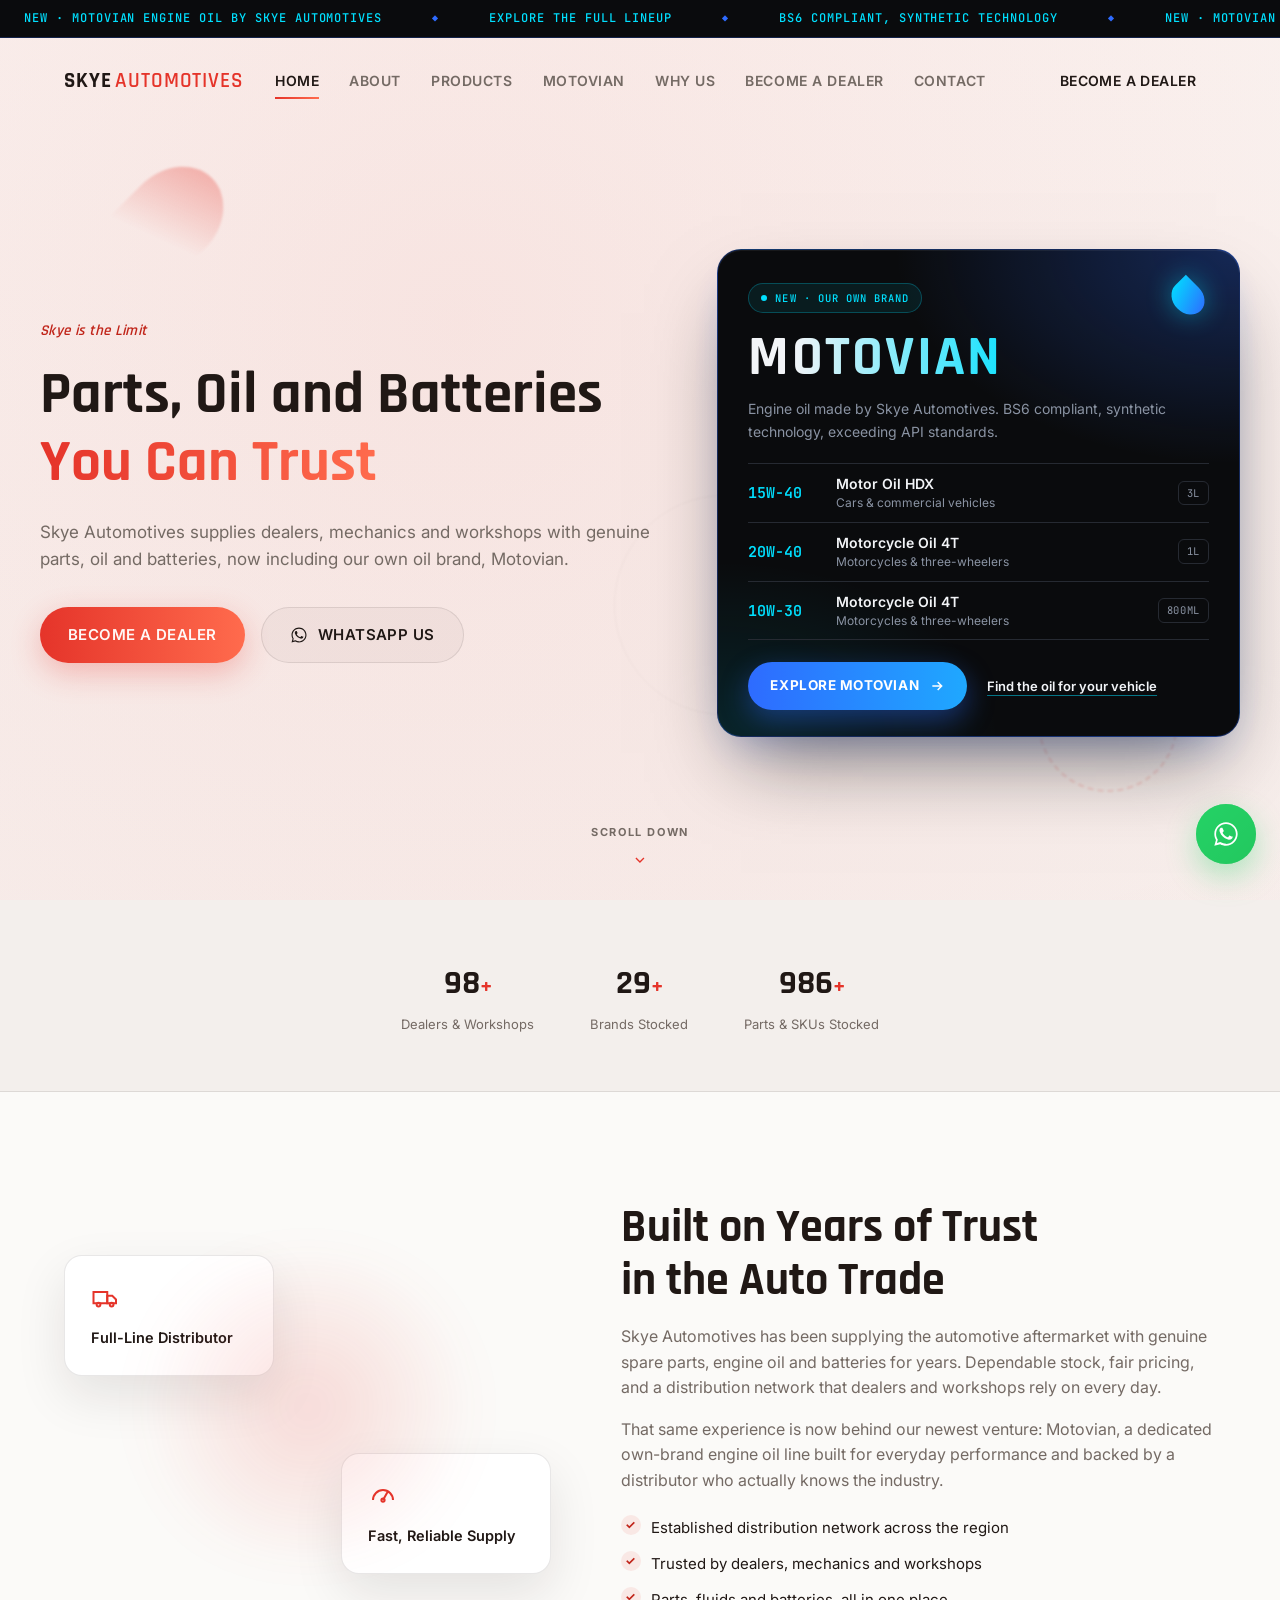
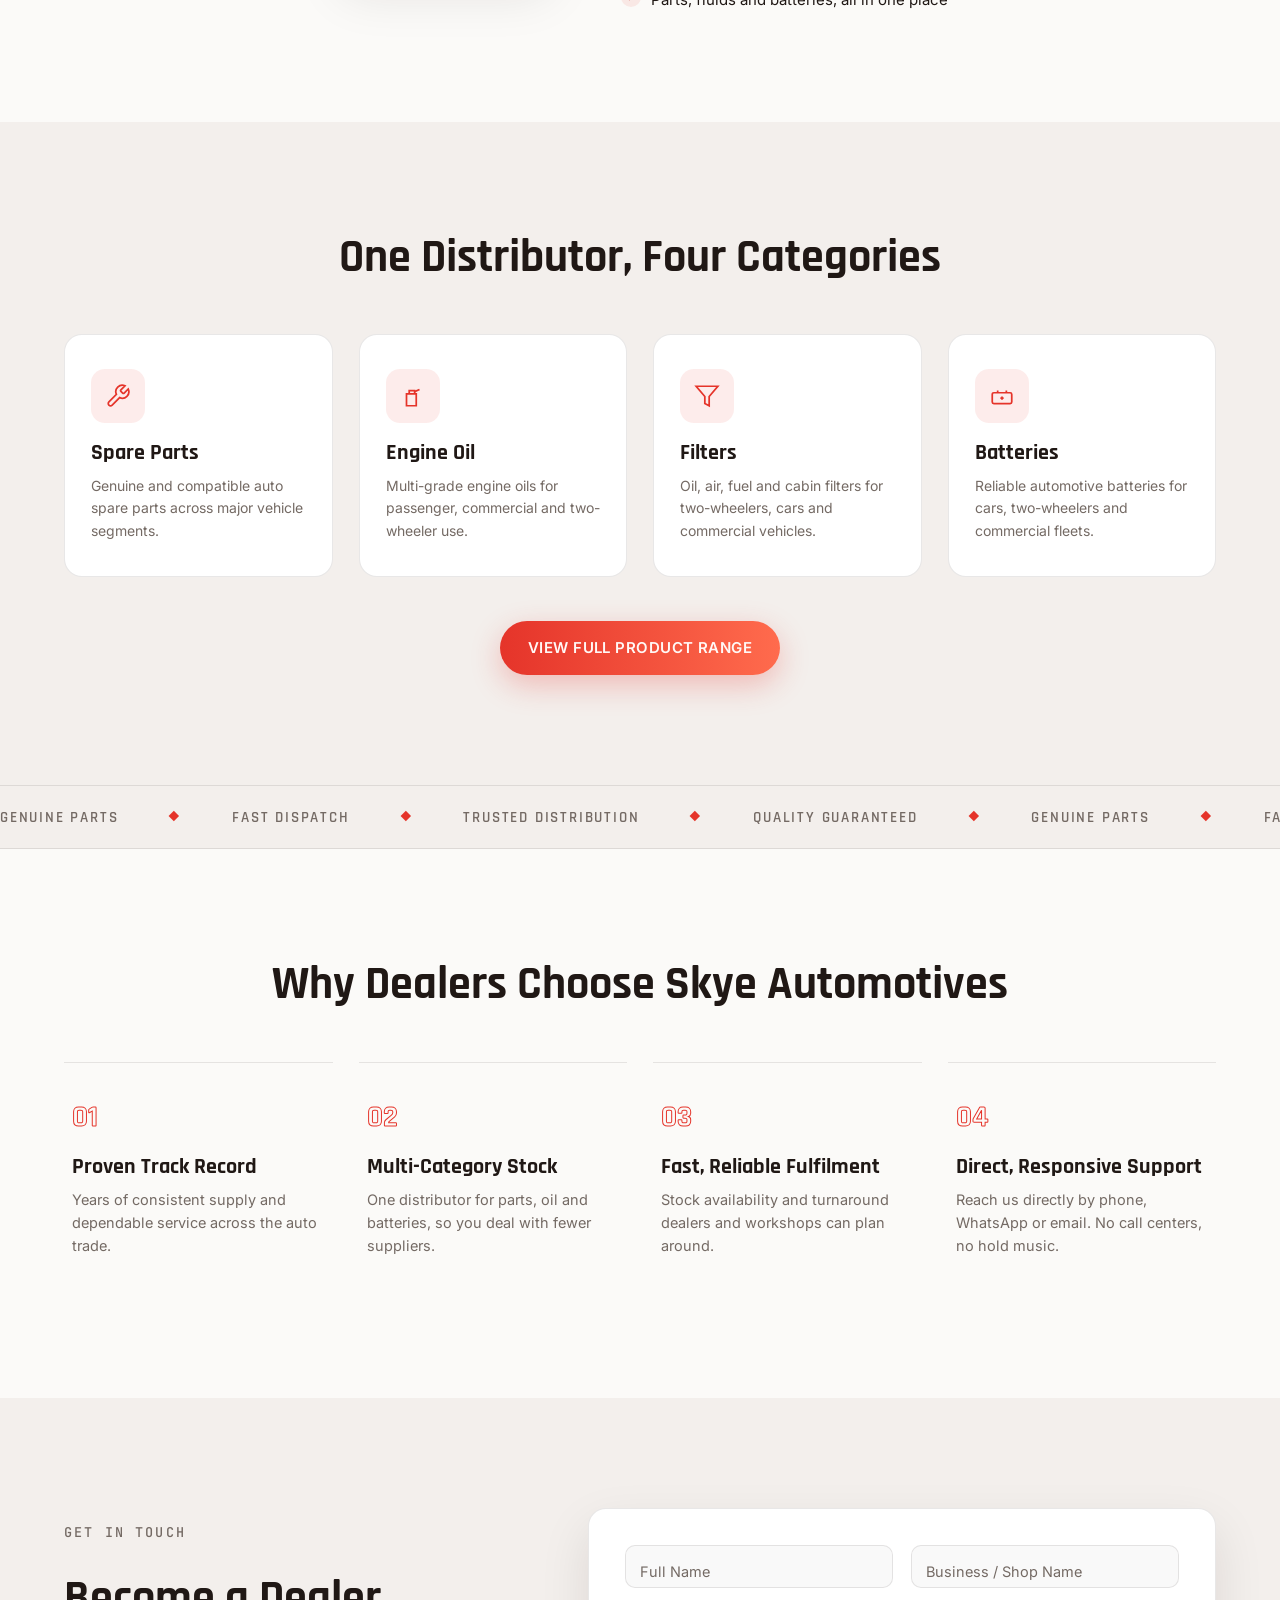
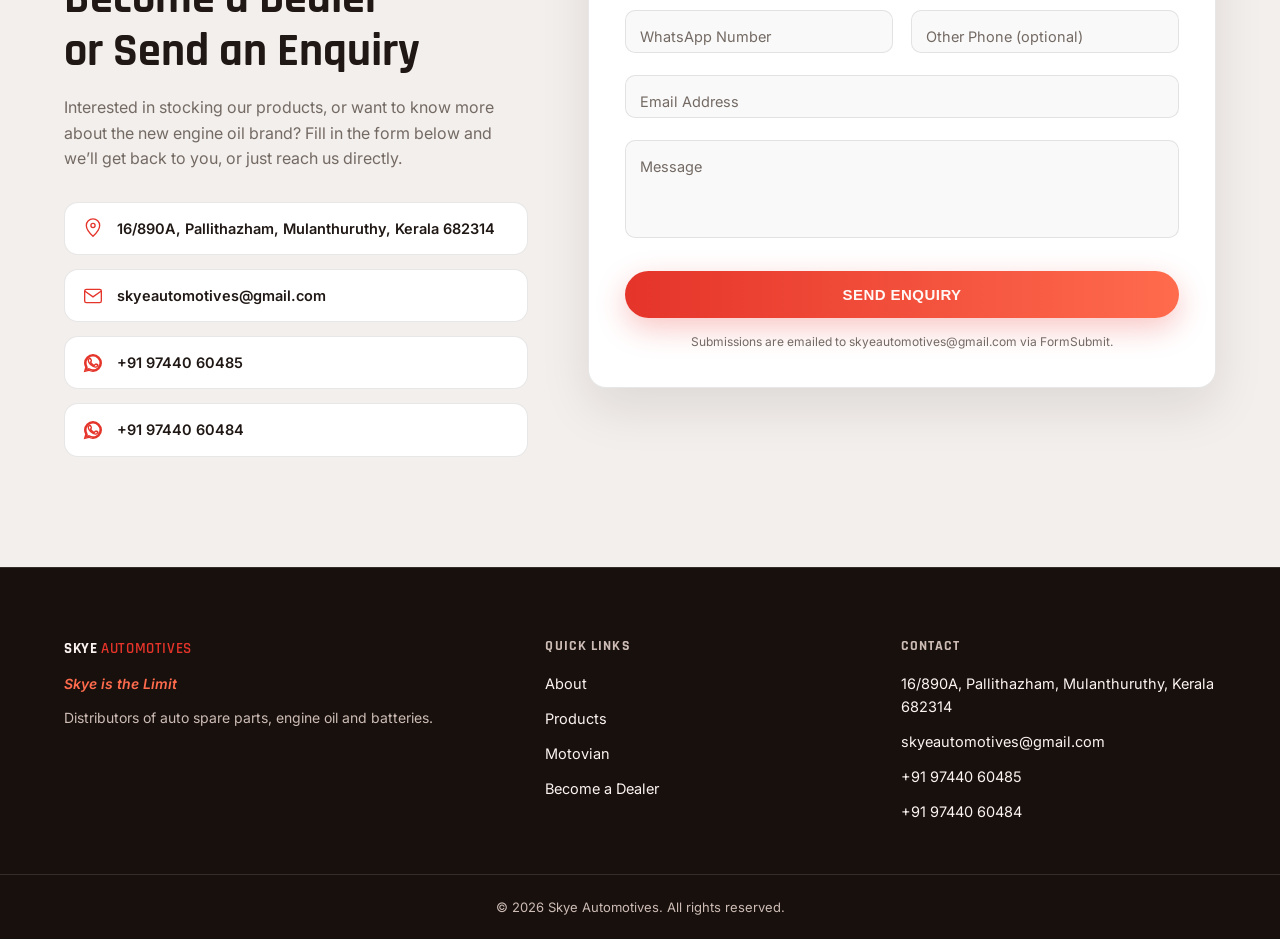
<file: index.html>
<!DOCTYPE html>
<html lang="en">
<head>
<meta charset="UTF-8" />
<meta name="viewport" content="width=device-width, initial-scale=1.0" />
<meta name="theme-color" content="#fbfaf8" />
<title>Skye Automotives | Auto Parts, Oil &amp; Battery Distribution</title>
<meta name="description" content="Skye Automotives is a trusted distributor of auto spare parts, engine oil and batteries for two-wheelers, cars and commercial vehicles, now launching our own engine oil brand, Motovian." />
<link rel="preconnect" href="https://fonts.googleapis.com">
<link rel="preconnect" href="https://fonts.gstatic.com" crossorigin>
<link href="https://fonts.googleapis.com/css2?family=Rajdhani:wght@500;600;700&family=Inter:wght@400;500;600&family=JetBrains+Mono:wght@400;500;600&display=swap" rel="stylesheet">
<link rel="stylesheet" href="css/style.css?v=51">
</head>
<body class="has-topbar">

<a href="#main-content" class="skip-link">Skip to main content</a>

<!-- ================= MOTOVIAN TOP BANNER (visible the instant the page loads, no scroll needed) ================= -->
<a href="motovian.html" class="motovian-topbar" aria-label="Motovian, Skye Automotives' engine oil brand">
  <div class="motovian-topbar-track">
    <span>NEW &middot; MOTOVIAN ENGINE OIL BY SKYE AUTOMOTIVES <i>&#9670;</i> EXPLORE THE FULL LINEUP <i>&#9670;</i> BS6 COMPLIANT, SYNTHETIC TECHNOLOGY <i>&#9670;</i> </span>
    <span aria-hidden="true">NEW &middot; MOTOVIAN ENGINE OIL BY SKYE AUTOMOTIVES <i>&#9670;</i> EXPLORE THE FULL LINEUP <i>&#9670;</i> BS6 COMPLIANT, SYNTHETIC TECHNOLOGY <i>&#9670;</i> </span>
  </div>
</a>

<!-- ================= SCROLL RAIL (signature element, desktop only) ================= -->
<div id="scroll-rail" aria-hidden="true">
  <div class="rail-track"></div>
  <div class="rail-progress" id="rail-progress"></div>
  <div class="rail-checkpoints">
    <span class="rail-dot" data-target="home"></span>
    <span class="rail-dot" data-target="about"></span>
    <span class="rail-dot" data-target="products"></span>
    <span class="rail-dot" data-target="why-us"></span>
    <span class="rail-dot" data-target="dealers"></span>
  </div>
</div>

<!-- ================= PRELOADER ================= -->
<div id="preloader">
  <div class="loader-ring"></div>
</div>

<!-- ================= NAVBAR ================= -->
<header id="navbar">
  <div class="nav-inner">
    <a href="#home" class="logo">SKYE<span>AUTOMOTIVES</span></a>
    <nav id="nav-links">
      <a href="#home" class="active">Home</a>
      <a href="#about">About</a>
      <a href="products.html">Products</a>
      <a href="motovian.html">Motovian</a>
      <a href="#why-us">Why Us</a>
      <a href="#dealers">Become a Dealer</a>
      <a href="#dealers">Contact</a>
    </nav>
    <a href="#dealers" class="btn btn-small nav-cta">Become a Dealer</a>
    <button id="hamburger" aria-label="Toggle menu">
      <span></span><span></span><span></span>
    </button>
  </div>
</header>

<main id="main-content" tabindex="-1">

<!-- ================= HERO ================= -->
<section id="home" class="hero">
  <div class="hero-bg"></div>
  <div class="floating-shapes">
    <span class="shape shape-drop"></span>
    <span class="shape shape-gear"></span>
    <span class="shape shape-ring"></span>
    <!-- Streaks run along the hero's top and bottom edges only: through the
         middle they cut across the headline and read as strikethrough. -->
    <span class="streak" style="top:13%; width:280px; animation-delay:.3s;"></span>
    <span class="streak" style="top:92%; width:240px; animation-delay:2.3s;"></span>
  </div>
  <div class="hero-split">
    <div class="hero-content">
      <p class="tagline reveal">Skye is the Limit</p>
      <h1 class="hero-title">
        <span class="line"><span class="line-inner" style="animation-delay:.12s">Parts, Oil and Batteries</span></span>
        <span class="line"><span class="line-inner text-gradient" style="animation-delay:.3s">You Can Trust</span></span>
      </h1>
      <p class="hero-sub reveal">
        Skye Automotives supplies dealers, mechanics and workshops with genuine parts,
        oil and batteries, now including our own oil brand, Motovian.
      </p>
      <div class="hero-actions reveal">
        <a href="#dealers" class="btn btn-primary">Become a Dealer</a>
        <a href="https://wa.me/919744060485" target="_blank" rel="noopener" class="btn btn-outline">
          <svg viewBox="0 0 24 24" class="icon-wa" aria-hidden="true"><path d="M17.5 14.4c-.3-.1-1.7-.9-2-1-.3-.1-.5-.1-.7.1s-.8 1-.9 1.2c-.2.2-.3.2-.6.1-.3-.1-1.3-.5-2.4-1.5-.9-.8-1.5-1.8-1.7-2.1-.2-.3 0-.5.1-.6.1-.1.3-.3.4-.5.1-.2.2-.3.3-.5.1-.2 0-.4 0-.5C10 9 9.4 7.6 9.1 7c-.1-.5-.4-.4-.6-.4h-.5c-.2 0-.5.1-.7.3-.2.3-.9.9-.9 2.2s1 2.6 1.1 2.8c.1.2 2 3 4.7 4.2.7.3 1.2.5 1.6.6.7.2 1.3.2 1.8.1.5-.1 1.7-.7 1.9-1.4.2-.7.2-1.2.2-1.3-.1-.2-.3-.3-.6-.4z"/><path d="M12 2C6.5 2 2 6.5 2 12c0 1.9.5 3.6 1.4 5.1L2 22l5-1.3c1.5.8 3.2 1.3 5 1.3 5.5 0 10-4.5 10-10S17.5 2 12 2zm0 18.3c-1.6 0-3.1-.4-4.5-1.2l-.3-.2-3 .8.8-2.9-.2-.3C4 15.1 3.5 13.6 3.5 12c0-4.7 3.8-8.5 8.5-8.5s8.5 3.8 8.5 8.5-3.8 8.5-8.5 8.5z"/></svg>
          WhatsApp Us
        </a>
      </div>
    </div>

    <!-- ================= MOTOVIAN SPOTLIGHT ================= -->
    <!-- Skye's own brand gets the other half of the hero, in Motovian's own
         dark palette, so it is the first thing seen next to the headline. -->
    <aside class="moto-spot" aria-labelledby="moto-spot-title">
      <div class="moto-spot-head">
        <span class="moto-spot-badge"><i aria-hidden="true"></i>New &middot; Our Own Brand</span>
        <span class="moto-spot-drop" aria-hidden="true"></span>
      </div>
      <h2 class="moto-spot-title" id="moto-spot-title">MOTOVIAN</h2>
      <p class="moto-spot-sub">
        Engine oil made by Skye Automotives. BS6 compliant, synthetic technology, exceeding API standards.
      </p>
      <ul class="moto-spot-range">
        <li>
          <span class="moto-spot-grade">15W-40</span>
          <span class="moto-spot-name">Motor Oil HDX<small>Cars &amp; commercial vehicles</small></span>
          <span class="moto-spot-pack">3L</span>
        </li>
        <li>
          <span class="moto-spot-grade">20W-40</span>
          <span class="moto-spot-name">Motorcycle Oil 4T<small>Motorcycles &amp; three-wheelers</small></span>
          <span class="moto-spot-pack">1L</span>
        </li>
        <li>
          <span class="moto-spot-grade">10W-30</span>
          <span class="moto-spot-name">Motorcycle Oil 4T<small>Motorcycles &amp; three-wheelers</small></span>
          <span class="moto-spot-pack">800ML</span>
        </li>
      </ul>
      <div class="moto-spot-actions">
        <a href="motovian.html" class="moto-spot-btn">
          Explore Motovian
          <svg viewBox="0 0 24 24" aria-hidden="true"><path d="M5 12h14M13 6l6 6-6 6"/></svg>
        </a>
        <a href="oil-finder.html" class="moto-spot-link">Find the oil for your vehicle</a>
      </div>
    </aside>
  </div>
  <a href="#about" class="scroll-cue" aria-label="Scroll down">
    <span class="scroll-cue-text">Scroll Down</span>
    <svg class="scroll-cue-arrow" viewBox="0 0 24 24" fill="none" stroke="currentColor" stroke-width="2" aria-hidden="true"><path d="M6 9l6 6 6-6"/></svg>
  </a>
</section>

<!-- ================= PROOF STRIP (moved out of hero: stats aren't part of the hero's one moment) ================= -->
<section id="proof" class="proof-strip">
  <div class="container">
    <div class="stats reveal">
      <div class="stat"><span class="stat-num" data-count="100">0</span><span class="stat-plus">+</span><p>Dealers &amp; Workshops</p></div>
      <div class="stat"><span class="stat-num" data-count="30">0</span><span class="stat-plus">+</span><p>Brands Stocked</p></div>
      <div class="stat"><span class="stat-num" data-count="1000">0</span><span class="stat-plus">+</span><p>Parts &amp; SKUs Stocked</p></div>
    </div>
  </div>
</section>

<!-- ================= ABOUT ================= -->
<section id="about" class="section about">
  <div class="container about-grid">
    <div class="about-visual reveal">
      <div class="about-card card-1">
        <svg viewBox="0 0 24 24" aria-hidden="true"><path d="M2 8h11v9H2z"/><path d="M13 11h4l3 3v3h-7z"/><circle cx="6" cy="18" r="1.5"/><circle cx="16.5" cy="18" r="1.5"/></svg>
        <p>Full-Line Distributor</p>
      </div>
      <div class="about-card card-2">
        <svg viewBox="0 0 24 24" aria-hidden="true"><path d="M4 16a8 8 0 1 1 16 0"/><path d="M12 16 16 9"/><circle cx="12" cy="16" r="1.3"/></svg>
        <p>Fast, Reliable Supply</p>
      </div>
      <div class="about-glow"></div>
    </div>
    <div class="about-copy">
      <h2 class="reveal">Built on Years of Trust in the Auto Trade</h2>
      <p class="reveal">
        Skye Automotives has been supplying the automotive aftermarket with genuine spare parts,
        engine oil and batteries for years. Dependable stock, fair pricing, and a distribution
        network that dealers and workshops rely on every day.
      </p>
      <p class="reveal">
        That same experience is now behind our newest venture: Motovian, a dedicated own-brand engine oil line
        built for everyday performance and backed by a distributor who actually knows the industry.
      </p>
      <ul class="check-list reveal">
        <li>Established distribution network across the region</li>
        <li>Trusted by dealers, mechanics and workshops</li>
        <li>Parts, fluids and batteries, all in one place</li>
      </ul>
    </div>
  </div>
</section>

<!-- ================= PRODUCT CATEGORIES ================= -->
<section id="products" class="section products">
  <div class="container">
    <h2 class="reveal center">One Distributor, Four Categories</h2>
    <div class="product-grid">
      <div class="product-card reveal">
        <div class="product-icon">
          <svg viewBox="0 0 24 24" aria-hidden="true"><path d="M14.7 6.3a1 1 0 0 0 0 1.4l1.6 1.6a1 1 0 0 0 1.4 0l3.77-3.77a6 6 0 0 1-7.94 7.94l-6.91 6.91a2.12 2.12 0 0 1-3-3l6.91-6.91a6 6 0 0 1 7.94-7.94z"/></svg>
        </div>
        <h3>Spare Parts</h3>
        <p>Genuine and compatible auto spare parts across major vehicle segments.</p>
      </div>
      <div class="product-card reveal">
        <div class="product-icon">
          <svg viewBox="0 0 24 24" aria-hidden="true"><path d="M6 10h9v11H6z"/><path d="M8.5 10V7h5v3"/><path d="M13.5 8 18 6"/></svg>
        </div>
        <h3>Engine Oil</h3>
        <p>Multi-grade engine oils for passenger, commercial and two-wheeler use.</p>
      </div>
      <div class="product-card reveal">
        <div class="product-icon">
          <svg viewBox="0 0 24 24" aria-hidden="true"><path d="M22 3H2l8 9.46V19l4 2v-8.54L22 3z"/></svg>
        </div>
        <h3>Filters</h3>
        <p>Oil, air, fuel and cabin filters for two-wheelers, cars and commercial vehicles.</p>
      </div>
      <div class="product-card reveal">
        <div class="product-icon">
          <svg viewBox="0 0 24 24" aria-hidden="true"><rect x="3" y="9" width="18" height="10" rx="1.5"/><path d="M8 9V7M16 9V7"/><path d="M10.5 14h3M12 12.5v3"/></svg>
        </div>
        <h3>Batteries</h3>
        <p>Reliable automotive batteries for cars, two-wheelers and commercial fleets.</p>
      </div>
    </div>
    <div class="products-cta reveal">
      <a href="products.html" class="btn btn-primary">View Full Product Range</a>
    </div>
  </div>
</section>

<!-- ================= MARQUEE ================= -->
<div class="marquee">
  <div class="marquee-track">
    <span>GENUINE PARTS <i>&#9670;</i> FAST DISPATCH <i>&#9670;</i> TRUSTED DISTRIBUTION <i>&#9670;</i> QUALITY GUARANTEED <i>&#9670;</i></span>
    <span aria-hidden="true">GENUINE PARTS <i>&#9670;</i> FAST DISPATCH <i>&#9670;</i> TRUSTED DISTRIBUTION <i>&#9670;</i> QUALITY GUARANTEED <i>&#9670;</i></span>
  </div>
</div>

<!-- ================= WHY US ================= -->
<section id="why-us" class="section why-us">
  <div class="container">
    <h2 class="reveal center">Why Dealers Choose Skye Automotives</h2>
    <div class="why-grid">
      <div class="why-item reveal">
        <span class="why-num">01</span>
        <h3>Proven Track Record</h3>
        <p>Years of consistent supply and dependable service across the auto trade.</p>
      </div>
      <div class="why-item reveal">
        <span class="why-num">02</span>
        <h3>Multi-Category Stock</h3>
        <p>One distributor for parts, oil and batteries, so you deal with fewer suppliers.</p>
      </div>
      <div class="why-item reveal">
        <span class="why-num">03</span>
        <h3>Fast, Reliable Fulfilment</h3>
        <p>Stock availability and turnaround dealers and workshops can plan around.</p>
      </div>
      <div class="why-item reveal">
        <span class="why-num">04</span>
        <h3>Direct, Responsive Support</h3>
        <p>Reach us directly by phone, WhatsApp or email. No call centers, no hold music.</p>
      </div>
    </div>
  </div>
</section>

<!-- ================= DEALER / CONTACT FORM ================= -->
<section id="dealers" class="section dealers">
  <div class="container dealers-grid">
    <div class="dealers-copy reveal">
      <p class="eyebrow">Get In Touch</p>
      <h2>Become a Dealer or Send an Enquiry</h2>
      <p>
        Interested in stocking our products, or want to know more about the new
        engine oil brand? Fill in the form below and we&rsquo;ll get back to you,
        or just reach us directly.
      </p>
      <div class="contact-methods">
        <a href="https://www.google.com/maps/search/?api=1&amp;query=SKYE+AUTOMOTIVES+16%2F890A+Pallithazham+Mulanthuruthy+Kerala+682314" target="_blank" rel="noopener" class="contact-item">
          <svg viewBox="0 0 24 24" aria-hidden="true"><path d="M12 22s8-7.5 8-13a8 8 0 1 0-16 0c0 5.5 8 13 8 13z"/><circle cx="12" cy="9" r="2.5"/></svg>
          <span>16/890A, Pallithazham, Mulanthuruthy, Kerala 682314</span>
        </a>
        <a href="mailto:skyeautomotives@gmail.com" class="contact-item">
          <svg viewBox="0 0 24 24" aria-hidden="true"><rect x="2" y="4" width="20" height="16" rx="2"/><path d="m2 6 10 7L22 6"/></svg>
          <span>skyeautomotives@gmail.com</span>
        </a>
        <a href="https://wa.me/919744060485" target="_blank" rel="noopener" class="contact-item">
          <svg viewBox="0 0 24 24" aria-hidden="true"><path d="M17.5 14.4c-.3-.1-1.7-.9-2-1-.3-.1-.5-.1-.7.1s-.8 1-.9 1.2c-.2.2-.3.2-.6.1-.3-.1-1.3-.5-2.4-1.5-.9-.8-1.5-1.8-1.7-2.1-.2-.3 0-.5.1-.6.1-.1.3-.3.4-.5.1-.2.2-.3.3-.5.1-.2 0-.4 0-.5C10 9 9.4 7.6 9.1 7c-.1-.5-.4-.4-.6-.4h-.5c-.2 0-.5.1-.7.3-.2.3-.9.9-.9 2.2s1 2.6 1.1 2.8c.1.2 2 3 4.7 4.2.7.3 1.2.5 1.6.6.7.2 1.3.2 1.8.1.5-.1 1.7-.7 1.9-1.4.2-.7.2-1.2.2-1.3-.1-.2-.3-.3-.6-.4z"/><path d="M12 2C6.5 2 2 6.5 2 12c0 1.9.5 3.6 1.4 5.1L2 22l5-1.3c1.5.8 3.2 1.3 5 1.3 5.5 0 10-4.5 10-10S17.5 2 12 2zm0 18.3c-1.6 0-3.1-.4-4.5-1.2l-.3-.2-3 .8.8-2.9-.2-.3C4 15.1 3.5 13.6 3.5 12c0-4.7 3.8-8.5 8.5-8.5s8.5 3.8 8.5 8.5-3.8 8.5-8.5 8.5z"/></svg>
          <span>+91 97440 60485</span>
        </a>
        <a href="https://wa.me/919744060484" target="_blank" rel="noopener" class="contact-item">
          <svg viewBox="0 0 24 24" aria-hidden="true"><path d="M17.5 14.4c-.3-.1-1.7-.9-2-1-.3-.1-.5-.1-.7.1s-.8 1-.9 1.2c-.2.2-.3.2-.6.1-.3-.1-1.3-.5-2.4-1.5-.9-.8-1.5-1.8-1.7-2.1-.2-.3 0-.5.1-.6.1-.1.3-.3.4-.5.1-.2.2-.3.3-.5.1-.2 0-.4 0-.5C10 9 9.4 7.6 9.1 7c-.1-.5-.4-.4-.6-.4h-.5c-.2 0-.5.1-.7.3-.2.3-.9.9-.9 2.2s1 2.6 1.1 2.8c.1.2 2 3 4.7 4.2.7.3 1.2.5 1.6.6.7.2 1.3.2 1.8.1.5-.1 1.7-.7 1.9-1.4.2-.7.2-1.2.2-1.3-.1-.2-.3-.3-.6-.4z"/><path d="M12 2C6.5 2 2 6.5 2 12c0 1.9.5 3.6 1.4 5.1L2 22l5-1.3c1.5.8 3.2 1.3 5 1.3 5.5 0 10-4.5 10-10S17.5 2 12 2zm0 18.3c-1.6 0-3.1-.4-4.5-1.2l-.3-.2-3 .8.8-2.9-.2-.3C4 15.1 3.5 13.6 3.5 12c0-4.7 3.8-8.5 8.5-8.5s8.5 3.8 8.5 8.5-3.8 8.5-8.5 8.5z"/></svg>
          <span>+91 97440 60484</span>
        </a>
      </div>
    </div>

    <form class="dealer-form reveal" action="https://formsubmit.co/skyeautomotives@gmail.com" method="POST">
      <input type="hidden" name="_subject" value="New enquiry from skyeautomotives.com">
      <input type="hidden" name="_captcha" value="false">
      <input type="hidden" name="_template" value="table">

      <div class="form-row">
        <div class="form-group">
          <input type="text" id="field-name" name="Name" placeholder=" " autocomplete="name" required>
          <label for="field-name">Full Name</label>
        </div>
        <div class="form-group">
          <input type="text" id="field-business" name="Business Name" placeholder=" " autocomplete="organization">
          <label for="field-business">Business / Shop Name</label>
        </div>
      </div>
      <div class="form-row">
        <div class="form-group">
          <input type="tel" id="field-whatsapp" name="WhatsApp Number" placeholder=" " autocomplete="tel" inputmode="tel"
                 pattern="(\+?91[ \-]?)?[6-9][0-9]{4}[ \-]?[0-9]{5}" title="10-digit WhatsApp number, e.g. 97440 60485" required>
          <label for="field-whatsapp">WhatsApp Number</label>
        </div>
        <div class="form-group">
          <input type="tel" id="field-phone" name="Phone" placeholder=" " autocomplete="tel" inputmode="tel">
          <label for="field-phone">Other Phone (optional)</label>
        </div>
      </div>
      <div class="form-group">
        <input type="email" id="field-email" name="Email" placeholder=" " autocomplete="email" spellcheck="false">
        <label for="field-email">Email Address</label>
      </div>
      <div class="form-group">
        <textarea id="field-message" name="Message" rows="4" placeholder=" "></textarea>
        <label for="field-message">Message</label>
      </div>
      <button type="submit" class="btn btn-primary btn-submit">Send Enquiry</button>
      <p class="form-note">Submissions are emailed to skyeautomotives@gmail.com via FormSubmit.</p>
    </form>
  </div>
</section>

</main>

<!-- ================= FOOTER ================= -->
<footer class="footer">
  <div class="container footer-grid">
    <div>
      <a href="#home" class="logo">SKYE<span>AUTOMOTIVES</span></a>
      <p class="footer-tagline">Skye is the Limit</p>
      <p>Distributors of auto spare parts, engine oil and batteries.</p>
    </div>
    <div>
      <h4>Quick Links</h4>
      <a href="#about">About</a>
      <a href="products.html">Products</a>
      <a href="motovian.html">Motovian</a>
      <a href="#dealers">Become a Dealer</a>
    </div>
    <div>
      <h4>Contact</h4>
      <a href="https://www.google.com/maps/search/?api=1&amp;query=SKYE+AUTOMOTIVES+16%2F890A+Pallithazham+Mulanthuruthy+Kerala+682314" target="_blank" rel="noopener">16/890A, Pallithazham, Mulanthuruthy, Kerala 682314</a>
      <a href="mailto:skyeautomotives@gmail.com">skyeautomotives@gmail.com</a>
      <a href="https://wa.me/919744060485" target="_blank" rel="noopener">+91 97440 60485</a>
      <a href="https://wa.me/919744060484" target="_blank" rel="noopener">+91 97440 60484</a>
    </div>
  </div>
  <div class="footer-bottom">
    <p>&copy; <span id="year"></span> Skye Automotives. All rights reserved.</p>
  </div>
</footer>

<!-- ================= WHATSAPP FLOATING BUTTON ================= -->
<div class="wa-float">
  <button id="wa-toggle" aria-label="Chat on WhatsApp">
    <span class="wa-pulse"></span>
    <svg viewBox="0 0 24 24" aria-hidden="true"><path d="M17.5 14.4c-.3-.1-1.7-.9-2-1-.3-.1-.5-.1-.7.1s-.8 1-.9 1.2c-.2.2-.3.2-.6.1-.3-.1-1.3-.5-2.4-1.5-.9-.8-1.5-1.8-1.7-2.1-.2-.3 0-.5.1-.6.1-.1.3-.3.4-.5.1-.2.2-.3.3-.5.1-.2 0-.4 0-.5C10 9 9.4 7.6 9.1 7c-.1-.5-.4-.4-.6-.4h-.5c-.2 0-.5.1-.7.3-.2.3-.9.9-.9 2.2s1 2.6 1.1 2.8c.1.2 2 3 4.7 4.2.7.3 1.2.5 1.6.6.7.2 1.3.2 1.8.1.5-.1 1.7-.7 1.9-1.4.2-.7.2-1.2.2-1.3-.1-.2-.3-.3-.6-.4z"/><path d="M12 2C6.5 2 2 6.5 2 12c0 1.9.5 3.6 1.4 5.1L2 22l5-1.3c1.5.8 3.2 1.3 5 1.3 5.5 0 10-4.5 10-10S17.5 2 12 2zm0 18.3c-1.6 0-3.1-.4-4.5-1.2l-.3-.2-3 .8.8-2.9-.2-.3C4 15.1 3.5 13.6 3.5 12c0-4.7 3.8-8.5 8.5-8.5s8.5 3.8 8.5 8.5-3.8 8.5-8.5 8.5z"/></svg>
  </button>
  <div class="wa-menu" id="wa-menu">
    <a href="https://wa.me/919744060485" target="_blank" rel="noopener">+91 97440 60485</a>
    <a href="https://wa.me/919744060484" target="_blank" rel="noopener">+91 97440 60484</a>
  </div>
</div>

<script src="js/script.js?v=4"></script>
</body>
</html>
</file>
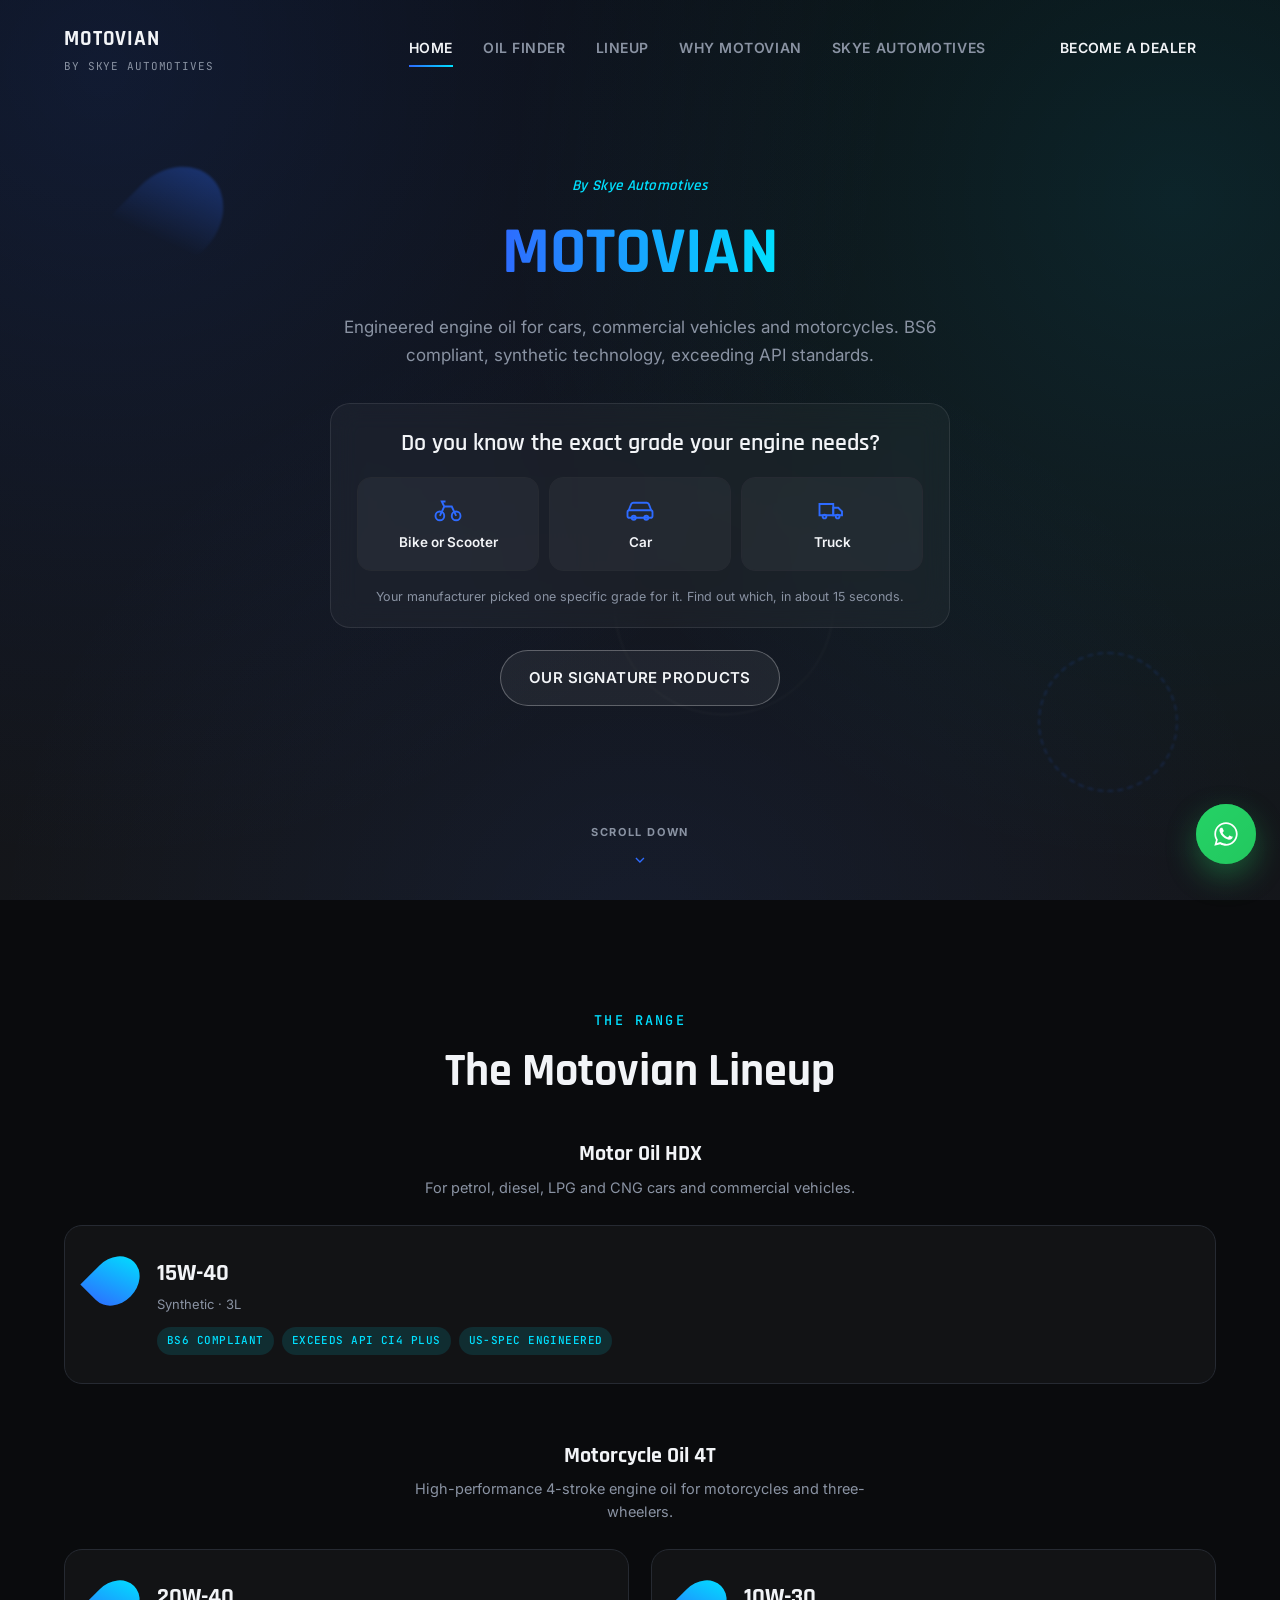
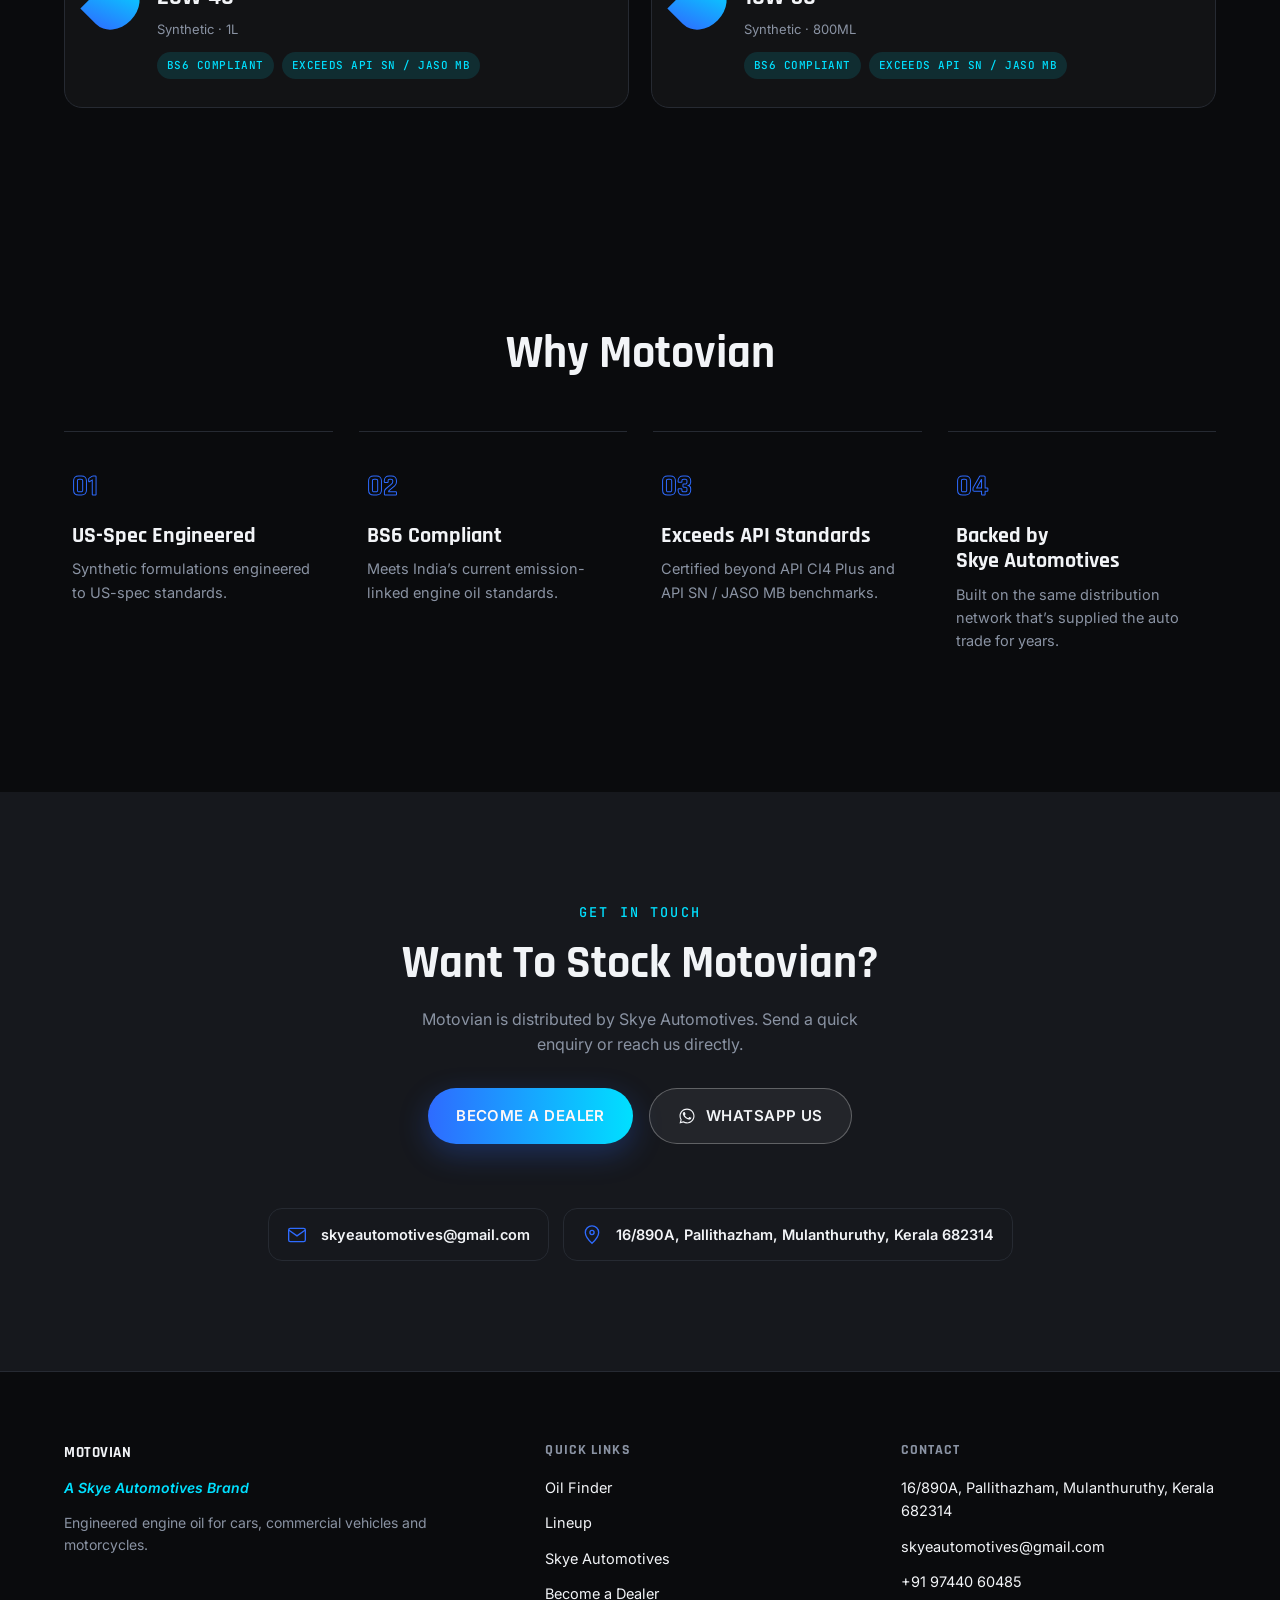
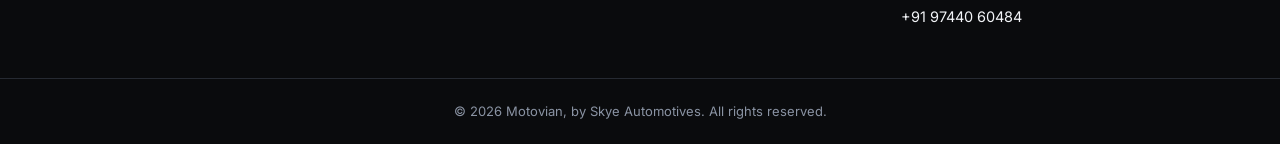
<file: motovian.html>
<!DOCTYPE html>
<html lang="en">
<head>
<meta charset="UTF-8" />
<meta name="viewport" content="width=device-width, initial-scale=1.0" />
<meta name="theme-color" content="#0A0B0D" />
<title>Motovian | Engine Oil by Skye Automotives</title>
<meta name="description" content="Motovian is Skye Automotives' own engine oil brand: BS6 compliant, synthetic technology, exceeding API standards, for cars, commercial vehicles and motorcycles." />
<link rel="preconnect" href="https://fonts.googleapis.com">
<link rel="preconnect" href="https://fonts.gstatic.com" crossorigin>
<link href="https://fonts.googleapis.com/css2?family=Rajdhani:wght@500;600;700&family=Inter:wght@400;500;600&family=JetBrains+Mono:wght@400;500;600&display=swap" rel="stylesheet">
<link rel="stylesheet" href="css/style.css?v=51">
<link rel="stylesheet" href="css/motovian.css?v=17">
</head>
<body>

<a href="#main-content" class="skip-link">Skip to main content</a>

<!-- ================= PRELOADER ================= -->
<div id="preloader">
  <div class="loader-ring"></div>
</div>

<!-- ================= NAVBAR ================= -->
<header id="navbar">
  <div class="nav-inner">
    <div class="logo-group">
      <a href="#top" class="logo">MOTOVIAN</a>
      <a href="index.html" class="nav-parent-link">By Skye Automotives</a>
    </div>
    <nav id="nav-links">
      <a href="#top" class="active">Home</a>
      <a href="oil-finder.html">Oil Finder</a>
      <a href="#lineup">Lineup</a>
      <a href="#why-motovian">Why Motovian</a>
      <a href="index.html">Skye Automotives</a>
    </nav>
    <a href="index.html#dealers" class="btn btn-small nav-cta">Become a Dealer</a>
    <button id="hamburger" aria-label="Toggle menu">
      <span></span><span></span><span></span>
    </button>
  </div>
</header>

<main id="main-content" tabindex="-1">

<!-- ================= HERO ================= -->
<section id="top" class="hero">
  <div class="hero-bg"></div>
  <div class="floating-shapes">
    <span class="shape shape-drop"></span>
    <span class="shape shape-gear"></span>
    <span class="shape shape-ring"></span>
    <span class="streak" style="top:24%; width:280px; animation-delay:.3s;"></span>
    <span class="streak" style="top:52%; width:200px; animation-delay:1.4s;"></span>
    <span class="streak" style="top:74%; width:240px; animation-delay:2.3s;"></span>
  </div>
  <div class="hero-content">
    <p class="tagline reveal">By Skye Automotives</p>
    <h1 class="hero-title">
      <span class="line"><span class="line-inner text-gradient" style="animation-delay:.12s">MOTOVIAN</span></span>
    </h1>
    <p class="hero-sub reveal">
      Engineered engine oil for cars, commercial vehicles and motorcycles.
      BS6 compliant, synthetic technology, exceeding API standards.
    </p>
    <div class="hero-starter reveal">
      <p class="hero-starter-q">Do you know the exact grade your engine needs?</p>
      <div class="hero-starter-chips">
        <a href="oil-finder.html?v=2w" class="starter-chip">
          <svg viewBox="0 0 24 24" aria-hidden="true"><circle cx="5.5" cy="17.5" r="3.5"/><circle cx="18.5" cy="17.5" r="3.5"/><path d="M5.5 17.5 9 10h6l3.5 7.5M9 10 7 6h3"/></svg>
          <span>Bike or Scooter</span>
        </a>
        <a href="oil-finder.html?v=4w" class="starter-chip">
          <svg viewBox="0 0 24 24" aria-hidden="true"><path d="M3 13l2-5a2 2 0 0 1 2-1h10a2 2 0 0 1 2 1l2 5"/><rect x="2" y="13" width="20" height="6" rx="1.5"/><circle cx="7" cy="19" r="1.6"/><circle cx="17" cy="19" r="1.6"/></svg>
          <span>Car</span>
        </a>
        <a href="oil-finder.html?v=hcv" class="starter-chip">
          <svg viewBox="0 0 24 24" aria-hidden="true"><path d="M2 8h11v9H2z"/><path d="M13 11h4l3 3v3h-7z"/><circle cx="6" cy="18" r="1.5"/><circle cx="16.5" cy="18" r="1.5"/></svg>
          <span>Truck</span>
        </a>
      </div>
      <p class="hero-starter-meta">
        Your manufacturer picked one specific grade for it. Find out which, in about 15 seconds.
      </p>
    </div>
    <div class="hero-actions hero-actions-quiet reveal">
      <a href="#lineup" class="btn btn-outline-light">Our Signature Products</a>
    </div>
  </div>
  <a href="#lineup" class="scroll-cue" aria-label="Scroll down">
    <span class="scroll-cue-text">Scroll Down</span>
    <svg class="scroll-cue-arrow" viewBox="0 0 24 24" fill="none" stroke="currentColor" stroke-width="2" aria-hidden="true"><path d="M6 9l6 6 6-6"/></svg>
  </a>
</section>

<!-- ================= LINEUP ================= -->
<section id="lineup" class="section lineup">
  <div class="container">
    <p class="eyebrow center reveal">The Range</p>
    <h2 class="center reveal">The Motovian Lineup</h2>

    <div class="lineup-line reveal">
      <div class="lineup-line-head">
        <h3>Motor Oil HDX</h3>
        <p>For petrol, diesel, LPG and CNG cars and commercial vehicles.</p>
      </div>
      <div class="moto-card">
        <div class="drop drop-lg"></div>
        <div class="moto-card-body">
          <p class="moto-grade">15W-40</p>
          <span class="moto-pack">Synthetic · 3L</span>
          <div class="moto-badges">
            <span class="moto-badge">BS6 Compliant</span>
            <span class="moto-badge">Exceeds API CI4 Plus</span>
            <span class="moto-badge">US-Spec Engineered</span>
          </div>
        </div>
      </div>
    </div>

    <div class="lineup-line reveal">
      <div class="lineup-line-head">
        <h3>Motorcycle Oil 4T</h3>
        <p>High-performance 4-stroke engine oil for motorcycles and three-wheelers.</p>
      </div>
      <div class="moto-grid">
        <div class="moto-card">
          <div class="drop drop-lg"></div>
          <div class="moto-card-body">
            <p class="moto-grade">20W-40</p>
            <span class="moto-pack">Synthetic · 1L</span>
            <div class="moto-badges">
              <span class="moto-badge">BS6 Compliant</span>
              <span class="moto-badge">Exceeds API SN / JASO MB</span>
            </div>
          </div>
        </div>
        <div class="moto-card">
          <div class="drop drop-lg"></div>
          <div class="moto-card-body">
            <p class="moto-grade">10W-30</p>
            <span class="moto-pack">Synthetic · 800ML</span>
            <div class="moto-badges">
              <span class="moto-badge">BS6 Compliant</span>
              <span class="moto-badge">Exceeds API SN / JASO MB</span>
            </div>
          </div>
        </div>
      </div>
    </div>
  </div>
</section>

<!-- ================= WHY MOTOVIAN ================= -->
<section id="why-motovian" class="section why-us">
  <div class="container">
    <h2 class="reveal center">Why Motovian</h2>
    <div class="why-grid">
      <div class="why-item reveal">
        <span class="why-num">01</span>
        <h3>US-Spec Engineered</h3>
        <p>Synthetic formulations engineered to US-spec standards.</p>
      </div>
      <div class="why-item reveal">
        <span class="why-num">02</span>
        <h3>BS6 Compliant</h3>
        <p>Meets India&rsquo;s current emission-linked engine oil standards.</p>
      </div>
      <div class="why-item reveal">
        <span class="why-num">03</span>
        <h3>Exceeds API Standards</h3>
        <p>Certified beyond API CI4 Plus and API SN / JASO MB benchmarks.</p>
      </div>
      <div class="why-item reveal">
        <span class="why-num">04</span>
        <h3>Backed by Skye Automotives</h3>
        <p>Built on the same distribution network that&rsquo;s supplied the auto trade for years.</p>
      </div>
    </div>
  </div>
</section>

<!-- ================= BECOME A DEALER CTA ================= -->
<section id="dealer-cta" class="section dealer-cta">
  <div class="container center">
    <p class="eyebrow center reveal">Get In Touch</p>
    <h2 class="reveal">Want To Stock Motovian?</h2>
    <p class="reveal dealer-cta-sub">
      Motovian is distributed by Skye Automotives. Send a quick enquiry or reach us directly.
    </p>
    <div class="hero-actions reveal">
      <a href="index.html#dealers" class="btn btn-primary">Become a Dealer</a>
      <a href="https://wa.me/919744060485" target="_blank" rel="noopener" class="btn btn-outline-light">
        <svg viewBox="0 0 24 24" class="icon-wa" aria-hidden="true"><path d="M17.5 14.4c-.3-.1-1.7-.9-2-1-.3-.1-.5-.1-.7.1s-.8 1-.9 1.2c-.2.2-.3.2-.6.1-.3-.1-1.3-.5-2.4-1.5-.9-.8-1.5-1.8-1.7-2.1-.2-.3 0-.5.1-.6.1-.1.3-.3.4-.5.1-.2.2-.3.3-.5.1-.2 0-.4 0-.5C10 9 9.4 7.6 9.1 7c-.1-.5-.4-.4-.6-.4h-.5c-.2 0-.5.1-.7.3-.2.3-.9.9-.9 2.2s1 2.6 1.1 2.8c.1.2 2 3 4.7 4.2.7.3 1.2.5 1.6.6.7.2 1.3.2 1.8.1.5-.1 1.7-.7 1.9-1.4.2-.7.2-1.2.2-1.3-.1-.2-.3-.3-.6-.4z"/><path d="M12 2C6.5 2 2 6.5 2 12c0 1.9.5 3.6 1.4 5.1L2 22l5-1.3c1.5.8 3.2 1.3 5 1.3 5.5 0 10-4.5 10-10S17.5 2 12 2zm0 18.3c-1.6 0-3.1-.4-4.5-1.2l-.3-.2-3 .8.8-2.9-.2-.3C4 15.1 3.5 13.6 3.5 12c0-4.7 3.8-8.5 8.5-8.5s8.5 3.8 8.5 8.5-3.8 8.5-8.5 8.5z"/></svg>
        WhatsApp Us
      </a>
    </div>
    <div class="contact-methods dealer-cta-contact">
      <a href="mailto:skyeautomotives@gmail.com" class="contact-item">
        <svg viewBox="0 0 24 24" aria-hidden="true"><rect x="2" y="4" width="20" height="16" rx="2"/><path d="m2 6 10 7L22 6"/></svg>
        <span>skyeautomotives@gmail.com</span>
      </a>
      <a href="https://www.google.com/maps/search/?api=1&amp;query=SKYE+AUTOMOTIVES+16%2F890A+Pallithazham+Mulanthuruthy+Kerala+682314" target="_blank" rel="noopener" class="contact-item">
        <svg viewBox="0 0 24 24" aria-hidden="true"><path d="M12 22s8-7.5 8-13a8 8 0 1 0-16 0c0 5.5 8 13 8 13z"/><circle cx="12" cy="9" r="2.5"/></svg>
        <span>16/890A, Pallithazham, Mulanthuruthy, Kerala 682314</span>
      </a>
    </div>
  </div>
</section>

</main>

<!-- ================= FOOTER ================= -->
<footer class="footer">
  <div class="container footer-grid">
    <div>
      <a href="#top" class="logo">MOTOVIAN</a>
      <p class="footer-tagline">A Skye Automotives Brand</p>
      <p>Engineered engine oil for cars, commercial vehicles and motorcycles.</p>
    </div>
    <div>
      <h4>Quick Links</h4>
      <a href="oil-finder.html">Oil Finder</a>
      <a href="#lineup">Lineup</a>
      <a href="index.html">Skye Automotives</a>
      <a href="index.html#dealers">Become a Dealer</a>
    </div>
    <div>
      <h4>Contact</h4>
      <a href="https://www.google.com/maps/search/?api=1&amp;query=SKYE+AUTOMOTIVES+16%2F890A+Pallithazham+Mulanthuruthy+Kerala+682314" target="_blank" rel="noopener">16/890A, Pallithazham, Mulanthuruthy, Kerala 682314</a>
      <a href="mailto:skyeautomotives@gmail.com">skyeautomotives@gmail.com</a>
      <a href="https://wa.me/919744060485" target="_blank" rel="noopener">+91 97440 60485</a>
      <a href="https://wa.me/919744060484" target="_blank" rel="noopener">+91 97440 60484</a>
    </div>
  </div>
  <div class="footer-bottom">
    <p>&copy; <span id="year"></span> Motovian, by Skye Automotives. All rights reserved.</p>
  </div>
</footer>

<!-- ================= WHATSAPP FLOATING BUTTON ================= -->
<div class="wa-float">
  <button id="wa-toggle" aria-label="Chat on WhatsApp">
    <span class="wa-pulse"></span>
    <svg viewBox="0 0 24 24" aria-hidden="true"><path d="M17.5 14.4c-.3-.1-1.7-.9-2-1-.3-.1-.5-.1-.7.1s-.8 1-.9 1.2c-.2.2-.3.2-.6.1-.3-.1-1.3-.5-2.4-1.5-.9-.8-1.5-1.8-1.7-2.1-.2-.3 0-.5.1-.6.1-.1.3-.3.4-.5.1-.2.2-.3.3-.5.1-.2 0-.4 0-.5C10 9 9.4 7.6 9.1 7c-.1-.5-.4-.4-.6-.4h-.5c-.2 0-.5.1-.7.3-.2.3-.9.9-.9 2.2s1 2.6 1.1 2.8c.1.2 2 3 4.7 4.2.7.3 1.2.5 1.6.6.7.2 1.3.2 1.8.1.5-.1 1.7-.7 1.9-1.4.2-.7.2-1.2.2-1.3-.1-.2-.3-.3-.6-.4z"/><path d="M12 2C6.5 2 2 6.5 2 12c0 1.9.5 3.6 1.4 5.1L2 22l5-1.3c1.5.8 3.2 1.3 5 1.3 5.5 0 10-4.5 10-10S17.5 2 12 2zm0 18.3c-1.6 0-3.1-.4-4.5-1.2l-.3-.2-3 .8.8-2.9-.2-.3C4 15.1 3.5 13.6 3.5 12c0-4.7 3.8-8.5 8.5-8.5s8.5 3.8 8.5 8.5-3.8 8.5-8.5 8.5z"/></svg>
  </button>
  <div class="wa-menu" id="wa-menu">
    <a href="https://wa.me/919744060485" target="_blank" rel="noopener">+91 97440 60485</a>
    <a href="https://wa.me/919744060484" target="_blank" rel="noopener">+91 97440 60484</a>
  </div>
</div>

<script src="js/script.js?v=4"></script>
</body>
</html>
</file>
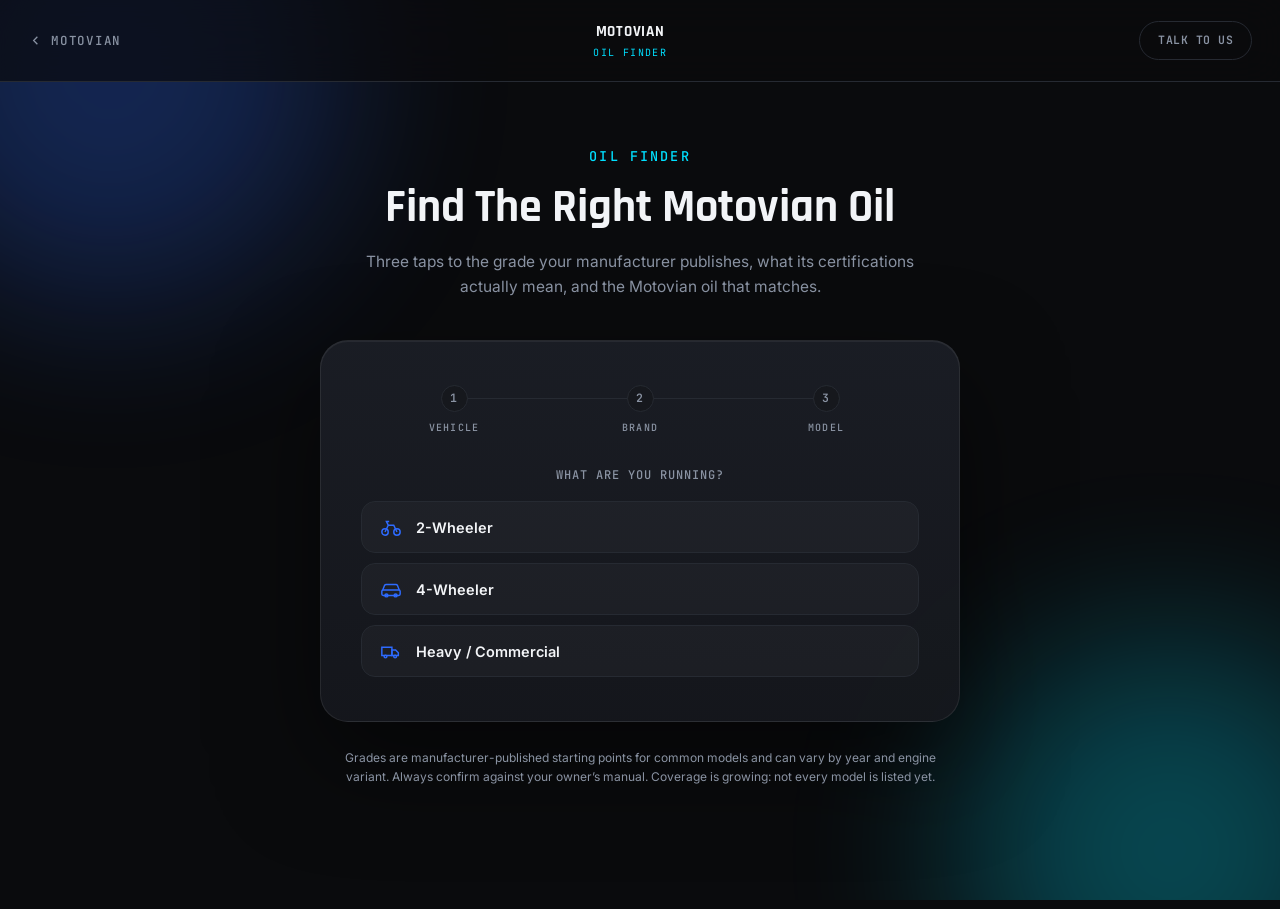
<file: oil-finder.html>
<!DOCTYPE html>
<html lang="en">
<head>
<meta charset="UTF-8" />
<meta name="viewport" content="width=device-width, initial-scale=1.0" />
<meta name="theme-color" content="#0A0B0D" />
<title>Oil Finder | Motovian</title>
<meta name="description" content="Find the right Motovian engine oil for your vehicle: pick your segment, company and model to see the manufacturer-published grade, or connect with our team on WhatsApp." />
<link rel="preconnect" href="https://fonts.googleapis.com">
<link rel="preconnect" href="https://fonts.gstatic.com" crossorigin>
<link href="https://fonts.googleapis.com/css2?family=Rajdhani:wght@500;600;700&family=Inter:wght@400;500;600&family=JetBrains+Mono:wght@400;500;600&display=swap" rel="stylesheet">
<link rel="stylesheet" href="css/style.css?v=51">
<link rel="stylesheet" href="css/motovian.css?v=17">
<link rel="stylesheet" href="css/oil-finder.css?v=3">
</head>
<body>

<a href="#finder-main" class="skip-link">Skip to main content</a>

<header class="finder-shell-header">
  <a href="motovian.html" class="finder-back">
    <svg viewBox="0 0 24 24" aria-hidden="true"><path d="M15 6l-6 6 6 6"/></svg>
    Motovian
  </a>
  <div class="finder-shell-brand">
    <span class="finder-shell-logo">MOTOVIAN</span>
    <span class="finder-shell-tag">Oil Finder</span>
  </div>
  <a href="index.html#dealers" class="finder-shell-help">Talk To Us</a>
</header>

<main id="finder-main" tabindex="-1" class="finder-shell-main">
  <div class="finder-shell-bg" aria-hidden="true">
    <span class="finder-orb finder-orb-1"></span>
    <span class="finder-orb finder-orb-2"></span>
  </div>

  <div class="finder-shell-intro">
    <p class="eyebrow center">Oil Finder</p>
    <h1>Find The Right Motovian Oil</h1>
    <p class="finder-shell-sub">
      Three taps to the grade your manufacturer publishes, what its certifications actually mean,
      and the Motovian oil that matches.
    </p>
  </div>

  <div class="finder-app" id="finder-box">
    <!-- One rail for all three questions, so the card always shows where
         the visitor is and how much is left. Hidden on the result step. -->
    <div class="finder-progress" id="finder-progress">
      <span class="finder-progress-step" data-step="segment"><i>1</i>Vehicle</span>
      <span class="finder-progress-step" data-step="company"><i>2</i>Brand</span>
      <span class="finder-progress-step" data-step="model"><i>3</i>Model</span>
    </div>

    <!-- Sequential steps: each one replaces the last, so only the current
         question (and finally, only the answer) is ever on screen. -->
    <div class="finder-step" id="finder-step-segment">
      <p class="finder-field-label center">What are you running?</p>
      <div class="finder-options">
        <button type="button" class="finder-opt" data-segment="2-Wheeler">
          <svg viewBox="0 0 24 24" aria-hidden="true"><circle cx="5.5" cy="17.5" r="3.5"/><circle cx="18.5" cy="17.5" r="3.5"/><path d="M5.5 17.5 9 10h6l3.5 7.5M9 10 7 6h3"/></svg>
          2-Wheeler
        </button>
        <button type="button" class="finder-opt" data-segment="4-Wheeler">
          <svg viewBox="0 0 24 24" aria-hidden="true"><path d="M3 13l2-5a2 2 0 0 1 2-1h10a2 2 0 0 1 2 1l2 5"/><rect x="2" y="13" width="20" height="6" rx="1.5"/><circle cx="7" cy="19" r="1.6"/><circle cx="17" cy="19" r="1.6"/></svg>
          4-Wheeler
        </button>
        <button type="button" class="finder-opt" data-segment="Heavy / Commercial">
          <svg viewBox="0 0 24 24" aria-hidden="true"><path d="M2 8h11v9H2z"/><path d="M13 11h4l3 3v3h-7z"/><circle cx="6" cy="18" r="1.5"/><circle cx="16.5" cy="18" r="1.5"/></svg>
          Heavy / Commercial
        </button>
      </div>
    </div>

    <div class="finder-step" id="finder-step-company" hidden>
      <p class="finder-field-label center">Who makes it?</p>
      <div class="finder-tiles" id="finder-company-tiles"></div>
      <div class="finder-step-foot">
        <button type="button" class="finder-step-back" data-back="segment">&larr; Back</button>
      </div>
    </div>

    <div class="finder-step" id="finder-step-model" hidden>
      <p class="finder-field-label center">Which model?</p>
      <div class="finder-tiles" id="finder-model-tiles"></div>
      <div class="finder-step-foot">
        <button type="button" class="finder-step-back" data-back="company">&larr; Back</button>
      </div>
    </div>

    <!-- Off-rail step for any vehicle we don't hold a verified grade for:
         rather than guess, collect the details and hand them to the team. -->
    <div class="finder-step" id="finder-step-enquiry" hidden>
      <form class="finder-enquiry" id="finder-enquiry" action="https://formsubmit.co/skyeautomotives@gmail.com" method="POST">
        <div class="finder-enquiry-head">
          <p class="finder-enquiry-title">We&rsquo;ll find it for you</p>
          <p class="finder-enquiry-sub">Tell us what you drive and our team will send the right grade straight to your WhatsApp.</p>
        </div>

        <input type="hidden" name="_subject" id="enq-subject" value="Oil Finder enquiry">
        <input type="hidden" name="_captcha" value="false">
        <input type="hidden" name="_template" value="table">
        <input type="hidden" name="Source" value="Motovian Oil Finder">
        <input type="hidden" name="Vehicle Type" id="enq-segment">
        <input type="text" name="_honey" class="finder-honey" tabindex="-1" autocomplete="off" aria-hidden="true">

        <div class="form-row">
          <div class="form-group">
            <input type="text" id="enq-name" name="Name" placeholder=" " autocomplete="name" required>
            <label for="enq-name">Your Name</label>
          </div>
          <div class="form-group">
            <input type="tel" id="enq-wa" name="WhatsApp Number" placeholder=" " autocomplete="tel" inputmode="tel"
                   pattern="(\+?91[ \-]?)?[6-9][0-9]{4}[ \-]?[0-9]{5}" title="10-digit WhatsApp number, e.g. 97440 60485" required>
            <label for="enq-wa">WhatsApp Number</label>
          </div>
        </div>
        <div class="form-row">
          <div class="form-group">
            <input type="text" id="enq-brand" name="Brand" placeholder=" " required>
            <label for="enq-brand">Brand</label>
          </div>
          <div class="form-group">
            <input type="text" id="enq-model" name="Model" placeholder=" " required>
            <label for="enq-model">Model &amp; Year</label>
          </div>
        </div>

        <fieldset class="finder-fuel" id="enq-fuel">
          <legend>Fuel</legend>
          <div class="finder-fuel-row">
            <label class="finder-fuel-chip"><input type="radio" name="Fuel" value="Petrol"><span>Petrol</span></label>
            <label class="finder-fuel-chip"><input type="radio" name="Fuel" value="Diesel"><span>Diesel</span></label>
            <label class="finder-fuel-chip"><input type="radio" name="Fuel" value="CNG"><span>CNG</span></label>
            <label class="finder-fuel-chip"><input type="radio" name="Fuel" value="LPG"><span>LPG</span></label>
          </div>
        </fieldset>

        <div class="form-group">
          <input type="email" id="enq-email" name="Email" placeholder=" " autocomplete="email" spellcheck="false">
          <label for="enq-email">Email (optional)</label>
        </div>

        <p class="finder-enquiry-error" id="enq-error" role="alert" hidden></p>
        <button type="submit" class="btn btn-primary btn-submit" id="enq-submit">Send To Our Team</button>
      </form>

      <div class="finder-enquiry-done" id="enq-done" hidden>
        <span class="finder-enquiry-check" aria-hidden="true">
          <svg viewBox="0 0 24 24"><path d="M5 12.5l4.5 4.5L19 7.5"/></svg>
        </span>
        <p class="finder-enquiry-title" id="enq-done-title">Got it</p>
        <p class="finder-enquiry-sub" id="enq-done-sub"></p>
        <button type="button" class="btn btn-outline-light btn-small" id="enq-again">Find Oil For Another Vehicle</button>
      </div>

      <div class="finder-step-foot" id="enq-foot">
        <button type="button" class="finder-step-back" id="enq-back">&larr; Back</button>
      </div>
    </div>

    <div class="finder-step finder-step-result" id="finder-step-result" hidden>
      <div class="finder-result-card" id="finder-result-card">
        <button type="button" class="finder-reset-btn" id="finder-reset">
          <svg viewBox="0 0 24 24" aria-hidden="true"><path d="M3 12a9 9 0 1 1 2.64 6.36"/><path d="M3 21v-6h6"/></svg>
          Start Over
        </button>
        <p class="finder-result-vehicle" id="finder-result-vehicle"></p>
        <p class="finder-result-grade" id="finder-result-grade"></p>
        <p class="finder-result-note" id="finder-result-note"></p>
        <p class="finder-result-match" id="finder-result-match"></p>

        <div class="finder-result-facts" id="finder-result-facts"></div>

        <div class="finder-actions">
          <a href="#" id="finder-wa-btn" target="_blank" rel="noopener" class="btn btn-primary">
            <svg viewBox="0 0 24 24" class="icon-wa" aria-hidden="true"><path d="M17.5 14.4c-.3-.1-1.7-.9-2-1-.3-.1-.5-.1-.7.1s-.8 1-.9 1.2c-.2.2-.3.2-.6.1-.3-.1-1.3-.5-2.4-1.5-.9-.8-1.5-1.8-1.7-2.1-.2-.3 0-.5.1-.6.1-.1.3-.3.4-.5.1-.2.2-.3.3-.5.1-.2 0-.4 0-.5C10 9 9.4 7.6 9.1 7c-.1-.5-.4-.4-.6-.4h-.5c-.2 0-.5.1-.7.3-.2.3-.9.9-.9 2.2s1 2.6 1.1 2.8c.1.2 2 3 4.7 4.2.7.3 1.2.5 1.6.6.7.2 1.3.2 1.8.1.5-.1 1.7-.7 1.9-1.4.2-.7.2-1.2.2-1.3-.1-.2-.3-.3-.6-.4z"/><path d="M12 2C6.5 2 2 6.5 2 12c0 1.9.5 3.6 1.4 5.1L2 22l5-1.3c1.5.8 3.2 1.3 5 1.3 5.5 0 10-4.5 10-10S17.5 2 12 2zm0 18.3c-1.6 0-3.1-.4-4.5-1.2l-.3-.2-3 .8.8-2.9-.2-.3C4 15.1 3.5 13.6 3.5 12c0-4.7 3.8-8.5 8.5-8.5s8.5 3.8 8.5 8.5-3.8 8.5-8.5 8.5z"/></svg>
            Connect on WhatsApp
          </a>
        </div>
        <p class="finder-alt">Prefer a form instead? <button type="button" class="finder-alt-link" id="finder-result-enquire">Send us your details</button>.</p>
      </div>
    </div>
  </div>

  <p class="finder-shell-disclaimer">
    Grades are manufacturer-published starting points for common models and can vary by year and engine variant.
    Always confirm against your owner&rsquo;s manual. Coverage is growing: not every model is listed yet.
  </p>

  <noscript>
    <p class="finder-noscript center">WhatsApp us directly, or use the enquiry form on the Skye Automotives site, and we&rsquo;ll help you find the right oil for your vehicle.</p>
  </noscript>
</main>

<script src="js/motovian.js?v=16"></script>
</body>
</html>
</file>
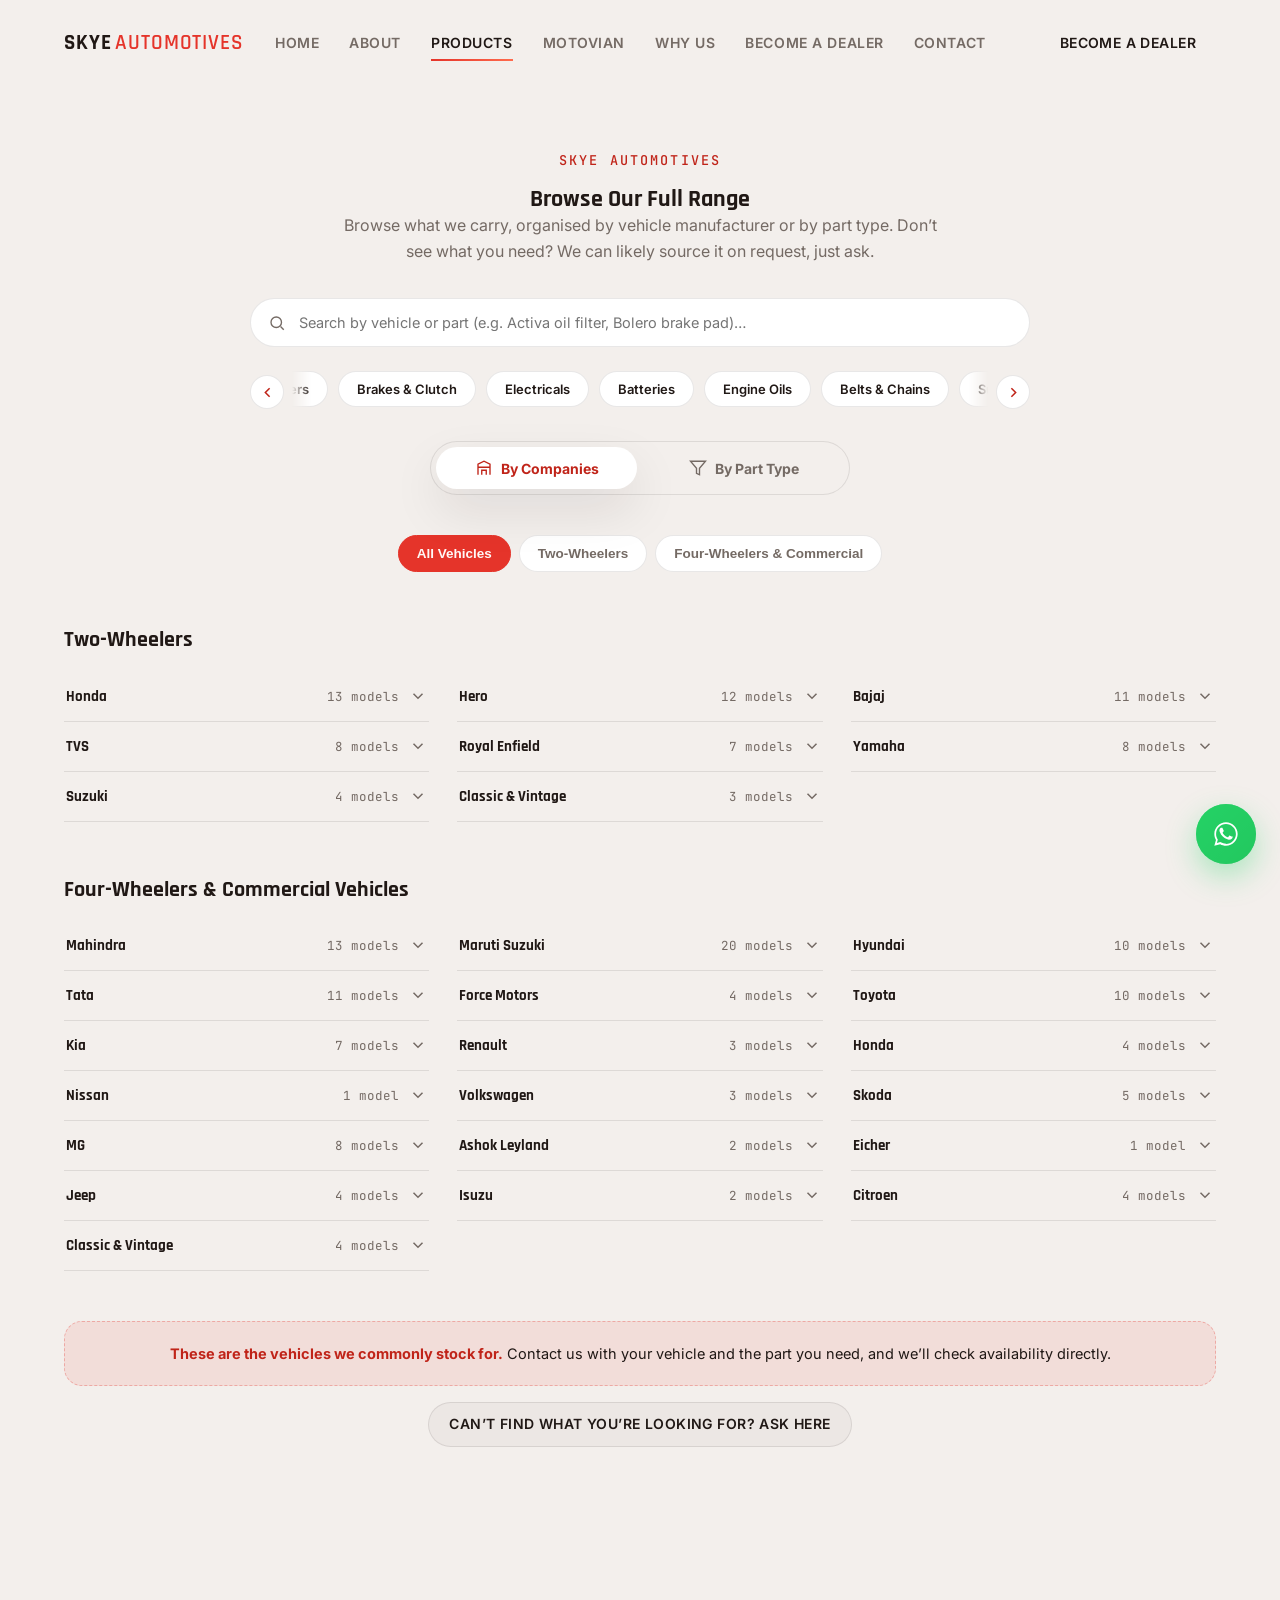
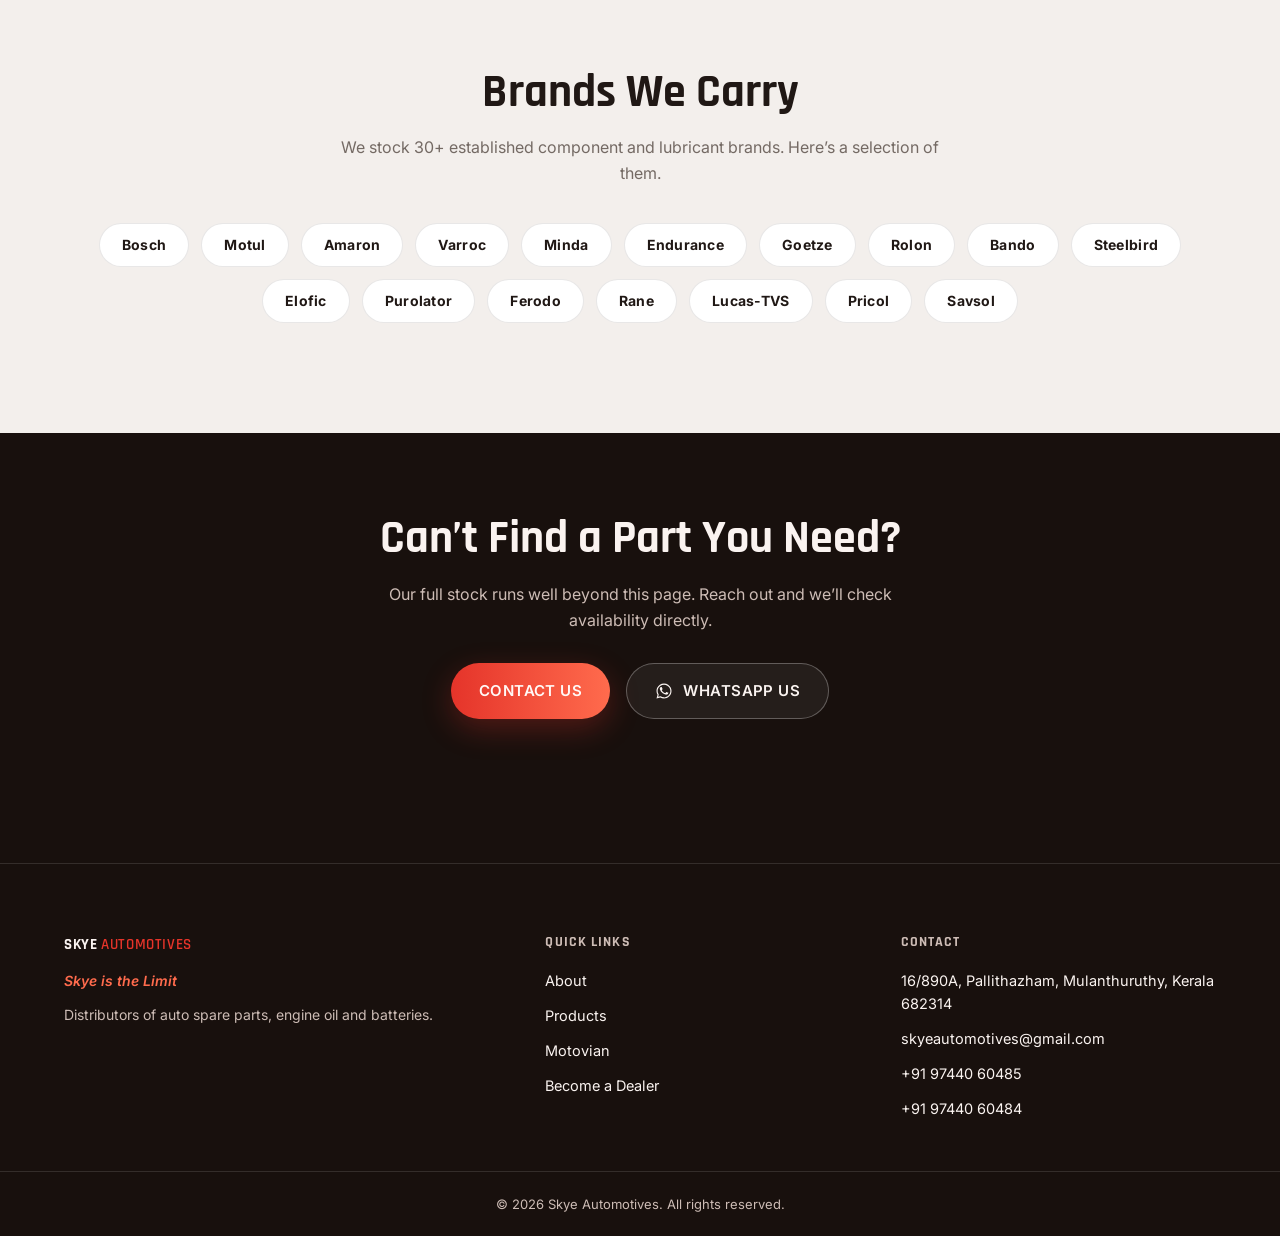
<file: products.html>
<!DOCTYPE html>
<html lang="en">
<head>
<meta charset="UTF-8" />
<meta name="viewport" content="width=device-width, initial-scale=1.0" />
<meta name="theme-color" content="#fbfaf8" />
<title>Spare Parts for Activa, Bolero, Pulsar &amp; More | Skye Automotives</title>
<meta name="description" content="Browse genuine and compatible spare parts, filters, batteries and engine oil for Honda Activa, Hero Splendor, Bajaj Pulsar, Mahindra Bolero, Maruti Swift and more. Distributed by Skye Automotives." />
<link rel="preconnect" href="https://fonts.googleapis.com">
<link rel="preconnect" href="https://fonts.gstatic.com" crossorigin>
<link href="https://fonts.googleapis.com/css2?family=Rajdhani:wght@500;600;700&family=Inter:wght@400;500;600&family=JetBrains+Mono:wght@400;500;600&display=swap" rel="stylesheet">
<link rel="stylesheet" href="css/style.css?v=51">
</head>
<body>

<a href="#main-content" class="skip-link">Skip to main content</a>

<!-- ================= SCROLL RAIL (signature element, desktop only) ================= -->
<div id="scroll-rail" aria-hidden="true">
  <div class="rail-track"></div>
  <div class="rail-progress" id="rail-progress"></div>
  <div class="rail-checkpoints">
    <span class="rail-dot" data-target="catalog"></span>
    <span class="rail-dot" data-target="brands"></span>
    <span class="rail-dot" data-target="cta-final"></span>
  </div>
</div>

<!-- ================= PRELOADER ================= -->
<div id="preloader">
  <div class="loader-ring"></div>
</div>

<!-- ================= NAVBAR ================= -->
<header id="navbar">
  <div class="nav-inner">
    <a href="index.html" class="logo">SKYE<span>AUTOMOTIVES</span></a>
    <nav id="nav-links">
      <a href="index.html">Home</a>
      <a href="index.html#about">About</a>
      <a href="products.html" class="active">Products</a>
      <a href="motovian.html">Motovian</a>
      <a href="index.html#why-us">Why Us</a>
      <a href="index.html#dealers">Become a Dealer</a>
      <a href="index.html#dealers">Contact</a>
    </nav>
    <a href="index.html#dealers" class="btn btn-small nav-cta">Become a Dealer</a>
    <button id="hamburger" aria-label="Toggle menu">
      <span></span><span></span><span></span>
    </button>
  </div>
</header>

<main id="main-content" tabindex="-1">

<!-- ================= CATALOG: BY COMPANIES / BY PARTS ================= -->
<section id="catalog" class="section products">
  <div class="container">
    <p class="eyebrow reveal center">Skye Automotives</p>
    <h1 class="reveal center">Browse Our Full Range</h1>
    <p class="reveal center" style="color:var(--muted); max-width:620px; margin:0 auto;">
      Browse what we carry, organised by vehicle manufacturer or by part type.
      Don&rsquo;t see what you need? We can likely source it on request, just ask.
    </p>

    <div class="vehicle-filters reveal" id="vehicle-filters">
      <div class="search-box">
        <svg viewBox="0 0 24 24" aria-hidden="true"><circle cx="11" cy="11" r="7"/><path d="m21 21-4.3-4.3"/></svg>
        <input type="text" id="vehicle-search" placeholder="Search by vehicle or part (e.g. Activa oil filter, Bolero brake pad)&hellip;" autocomplete="off">
      </div>
      <div class="quick-cat-wrap">
        <button type="button" class="quick-cat-arrow quick-cat-arrow-left" id="quick-cat-prev" aria-label="Scroll categories left" hidden>
          <svg viewBox="0 0 24 24" aria-hidden="true"><path d="M15 6l-6 6 6 6"/></svg>
        </button>
        <div class="quick-categories" id="quick-categories">
          <button type="button" class="quick-cat-chip" data-category="Filters">Filters</button>
          <button type="button" class="quick-cat-chip" data-category="Brakes and Clutch">Brakes &amp; Clutch</button>
          <button type="button" class="quick-cat-chip" data-category="Electricals">Electricals</button>
          <button type="button" class="quick-cat-chip" data-category="Batteries">Batteries</button>
          <button type="button" class="quick-cat-chip" data-category="Engine Oils and Lubricants">Engine Oils</button>
          <button type="button" class="quick-cat-chip" data-category="Belts, Chains and Bearings">Belts &amp; Chains</button>
          <button type="button" class="quick-cat-chip" data-category="Suspension and Wheel">Suspension</button>
          <button type="button" class="quick-cat-chip" data-category="Kits and Assemblies">Kits &amp; Assemblies</button>
          <button type="button" class="quick-cat-chip" data-category="Cooling and Wipers">Cooling &amp; Wipers</button>
          <button type="button" class="quick-cat-chip" data-category="Body, Glass and Mirrors">Body &amp; Glass</button>
          <button type="button" class="quick-cat-chip" data-category="Gaskets and Seals">Gaskets &amp; Seals</button>
          <button type="button" class="quick-cat-chip" data-category="Classic and Restoration Parts">Classic &amp; Retro</button>
        </div>
        <button type="button" class="quick-cat-arrow quick-cat-arrow-right" id="quick-cat-next" aria-label="Scroll categories right">
          <svg viewBox="0 0 24 24" aria-hidden="true"><path d="M9 6l6 6-6 6"/></svg>
        </button>
      </div>
    </div>

    <div class="catalog-tabs reveal" id="catalog-tabs" role="tablist">
      <button type="button" class="catalog-tab active" data-tab="companies" role="tab" aria-selected="true" id="tab-btn-companies" aria-controls="tab-companies">
        <svg viewBox="0 0 24 24" aria-hidden="true"><path d="M4 21V7l8-4 8 4v14M9 21v-6h6v6M4 11h16"/></svg>
        By Companies
      </button>
      <button type="button" class="catalog-tab" data-tab="parts" role="tab" aria-selected="false" id="tab-btn-parts" aria-controls="tab-parts">
        <svg viewBox="0 0 24 24" aria-hidden="true"><path d="M22 3H2l8 9.46V19l4 2v-8.54L22 3z"/></svg>
        By Part Type
      </button>
    </div>

    <div class="tab-panel" id="tab-companies" data-tab-panel="companies" role="tabpanel" aria-labelledby="tab-btn-companies">
      <div class="filter-row" id="type-filter">
        <button type="button" class="filter-chip active" data-filter-type="all">All Vehicles</button>
        <button type="button" class="filter-chip" data-filter-type="two">Two-Wheelers</button>
        <button type="button" class="filter-chip" data-filter-type="four">Four-Wheelers &amp; Commercial</button>
      </div>
      
      <p class="filter-count" id="filter-count" aria-live="polite"></p>

      <p class="no-results" id="no-results" hidden>
      No matching vehicle in this list, but we can likely source it.
      <a href="https://wa.me/919744060485" target="_blank" rel="noopener">Ask us on WhatsApp &rarr;</a>
    </p>

            

                  <h3 class="vehicle-subheading" data-group="two">Two-Wheelers</h3>
    <div class="company-list" data-group="two">
      <div class="company-group reveal" data-oem="honda" data-type="two">
        <button type="button" class="company-header" aria-expanded="false">
          <span class="company-name">Honda</span>
          <span class="company-count">13 models</span>
          <svg class="company-chevron" viewBox="0 0 24 24" aria-hidden="true"><path d="m6 9 6 6 6-6"/></svg>
        </button>
        <div class="company-panel">
          <div class="vehicle-grid">
            <a class="vehicle-card reveal" id="honda-activa" data-oem="honda" data-type="two" data-name="Honda Activa" href="https://wa.me/919744060485?text=Hi%2C%20I%27m%20interested%20in%20parts%20for%20Honda%20Activa.%20Could%20you%20share%20availability%3F" target="_blank" rel="noopener">
              <div>
                <span class="vehicle-oem">Honda</span>
                <h3>Activa</h3>
              </div>
              <svg class="vehicle-arrow" viewBox="0 0 24 24" width="16" height="16" fill="none" stroke="currentColor" stroke-width="2" aria-hidden="true"><path d="M9 6l6 6-6 6"/></svg>
            </a>
            <a class="vehicle-card reveal" id="honda-dio" data-oem="honda" data-type="two" data-name="Honda Dio" href="https://wa.me/919744060485?text=Hi%2C%20I%27m%20interested%20in%20parts%20for%20Honda%20Dio.%20Could%20you%20share%20availability%3F" target="_blank" rel="noopener">
              <div>
                <span class="vehicle-oem">Honda</span>
                <h3>Dio</h3>
              </div>
              <svg class="vehicle-arrow" viewBox="0 0 24 24" width="16" height="16" fill="none" stroke="currentColor" stroke-width="2" aria-hidden="true"><path d="M9 6l6 6-6 6"/></svg>
            </a>
            <a class="vehicle-card reveal" id="honda-unicorn" data-oem="honda" data-type="two" data-name="Honda Unicorn" href="https://wa.me/919744060485?text=Hi%2C%20I%27m%20interested%20in%20parts%20for%20Honda%20Unicorn.%20Could%20you%20share%20availability%3F" target="_blank" rel="noopener">
              <div>
                <span class="vehicle-oem">Honda</span>
                <h3>Unicorn</h3>
              </div>
              <svg class="vehicle-arrow" viewBox="0 0 24 24" width="16" height="16" fill="none" stroke="currentColor" stroke-width="2" aria-hidden="true"><path d="M9 6l6 6-6 6"/></svg>
            </a>
            <a class="vehicle-card reveal" id="honda-shine" data-oem="honda" data-type="two" data-name="Honda Shine" href="https://wa.me/919744060485?text=Hi%2C%20I%27m%20interested%20in%20parts%20for%20Honda%20Shine.%20Could%20you%20share%20availability%3F" target="_blank" rel="noopener">
              <div>
                <span class="vehicle-oem">Honda</span>
                <h3>Shine</h3>
              </div>
              <svg class="vehicle-arrow" viewBox="0 0 24 24" width="16" height="16" fill="none" stroke="currentColor" stroke-width="2" aria-hidden="true"><path d="M9 6l6 6-6 6"/></svg>
            </a>
            <a class="vehicle-card reveal" id="honda-shine-sp" data-oem="honda" data-type="two" data-name="Honda CB Shine SP" href="https://wa.me/919744060485?text=Hi%2C%20I%27m%20interested%20in%20parts%20for%20Honda%20CB%20Shine%20SP.%20Could%20you%20share%20availability%3F" target="_blank" rel="noopener">
              <div>
                <span class="vehicle-oem">Honda</span>
                <h3>CB Shine SP</h3>
              </div>
              <svg class="vehicle-arrow" viewBox="0 0 24 24" width="16" height="16" fill="none" stroke="currentColor" stroke-width="2" aria-hidden="true"><path d="M9 6l6 6-6 6"/></svg>
            </a>
            <a class="vehicle-card reveal" id="honda-livo" data-oem="honda" data-type="two" data-name="Honda Livo" href="https://wa.me/919744060485?text=Hi%2C%20I%27m%20interested%20in%20parts%20for%20Honda%20Livo.%20Could%20you%20share%20availability%3F" target="_blank" rel="noopener">
              <div>
                <span class="vehicle-oem">Honda</span>
                <h3>Livo</h3>
              </div>
              <svg class="vehicle-arrow" viewBox="0 0 24 24" width="16" height="16" fill="none" stroke="currentColor" stroke-width="2" aria-hidden="true"><path d="M9 6l6 6-6 6"/></svg>
            </a>
            <a class="vehicle-card reveal" id="honda-sp125" data-oem="honda" data-type="two" data-name="Honda SP125" href="https://wa.me/919744060485?text=Hi%2C%20I%27m%20interested%20in%20parts%20for%20Honda%20SP125.%20Could%20you%20share%20availability%3F" target="_blank" rel="noopener">
              <div>
                <span class="vehicle-oem">Honda</span>
                <h3>SP125</h3>
              </div>
              <svg class="vehicle-arrow" viewBox="0 0 24 24" width="16" height="16" fill="none" stroke="currentColor" stroke-width="2" aria-hidden="true"><path d="M9 6l6 6-6 6"/></svg>
            </a>
            <a class="vehicle-card reveal" id="honda-grazia" data-oem="honda" data-type="two" data-name="Honda Grazia" href="https://wa.me/919744060485?text=Hi%2C%20I%27m%20interested%20in%20parts%20for%20Honda%20Grazia.%20Could%20you%20share%20availability%3F" target="_blank" rel="noopener">
              <div>
                <span class="vehicle-oem">Honda</span>
                <h3>Grazia</h3>
              </div>
              <svg class="vehicle-arrow" viewBox="0 0 24 24" width="16" height="16" fill="none" stroke="currentColor" stroke-width="2" aria-hidden="true"><path d="M9 6l6 6-6 6"/></svg>
            </a>
            <a class="vehicle-card reveal" id="honda-xblade" data-oem="honda" data-type="two" data-name="Honda X-Blade" href="https://wa.me/919744060485?text=Hi%2C%20I%27m%20interested%20in%20parts%20for%20Honda%20X-Blade.%20Could%20you%20share%20availability%3F" target="_blank" rel="noopener">
              <div>
                <span class="vehicle-oem">Honda</span>
                <h3>X-Blade</h3>
              </div>
              <svg class="vehicle-arrow" viewBox="0 0 24 24" width="16" height="16" fill="none" stroke="currentColor" stroke-width="2" aria-hidden="true"><path d="M9 6l6 6-6 6"/></svg>
            </a>
            <a class="vehicle-card reveal" id="honda-hornet2" data-oem="honda" data-type="two" data-name="Honda Hornet 2.0" href="https://wa.me/919744060485?text=Hi%2C%20I%27m%20interested%20in%20parts%20for%20Honda%20Hornet%202.0.%20Could%20you%20share%20availability%3F" target="_blank" rel="noopener">
              <div>
                <span class="vehicle-oem">Honda</span>
                <h3>Hornet 2.0</h3>
              </div>
              <svg class="vehicle-arrow" viewBox="0 0 24 24" width="16" height="16" fill="none" stroke="currentColor" stroke-width="2" aria-hidden="true"><path d="M9 6l6 6-6 6"/></svg>
            </a>
            <a class="vehicle-card reveal" id="honda-unicorn160" data-oem="honda" data-type="two" data-name="Honda Unicorn 160" href="https://wa.me/919744060485?text=Hi%2C%20I%27m%20interested%20in%20parts%20for%20Honda%20Unicorn%20160.%20Could%20you%20share%20availability%3F" target="_blank" rel="noopener">
              <div>
                <span class="vehicle-oem">Honda</span>
                <h3>Unicorn 160</h3>
              </div>
              <svg class="vehicle-arrow" viewBox="0 0 24 24" width="16" height="16" fill="none" stroke="currentColor" stroke-width="2" aria-hidden="true"><path d="M9 6l6 6-6 6"/></svg>
            </a>
            <a class="vehicle-card reveal" id="honda-cb350" data-oem="honda" data-type="two" data-name="Honda CB350" href="https://wa.me/919744060485?text=Hi%2C%20I%27m%20interested%20in%20parts%20for%20Honda%20CB350.%20Could%20you%20share%20availability%3F" target="_blank" rel="noopener">
              <div>
                <span class="vehicle-oem">Honda</span>
                <h3>CB350</h3>
              </div>
              <svg class="vehicle-arrow" viewBox="0 0 24 24" width="16" height="16" fill="none" stroke="currentColor" stroke-width="2" aria-hidden="true"><path d="M9 6l6 6-6 6"/></svg>
            </a>
            <a class="vehicle-card reveal" id="honda-cb300f" data-oem="honda" data-type="two" data-name="Honda CB300F" href="https://wa.me/919744060485?text=Hi%2C%20I%27m%20interested%20in%20parts%20for%20Honda%20CB300F.%20Could%20you%20share%20availability%3F" target="_blank" rel="noopener">
              <div>
                <span class="vehicle-oem">Honda</span>
                <h3>CB300F</h3>
              </div>
              <svg class="vehicle-arrow" viewBox="0 0 24 24" width="16" height="16" fill="none" stroke="currentColor" stroke-width="2" aria-hidden="true"><path d="M9 6l6 6-6 6"/></svg>
            </a>            <a class="btn btn-outline btn-small vehicle-cta" href="https://wa.me/919744060485?text=Hi%2C%20I%27m%20looking%20for%20a%20Honda%20model%20I%20couldn%27t%20find%20on%20your%20website.%20Could%20you%20help%3F" target="_blank" rel="noopener">Can&rsquo;t find what you&rsquo;re looking for? Ask here</a>
          
          </div>
        </div>
      </div>
      <div class="company-group reveal" data-oem="hero" data-type="two">
        <button type="button" class="company-header" aria-expanded="false">
          <span class="company-name">Hero</span>
          <span class="company-count">12 models</span>
          <svg class="company-chevron" viewBox="0 0 24 24" aria-hidden="true"><path d="m6 9 6 6 6-6"/></svg>
        </button>
        <div class="company-panel">
          <div class="vehicle-grid">
            <a class="vehicle-card reveal" id="hero-splendor" data-oem="hero" data-type="two" data-name="Hero Splendor" href="https://wa.me/919744060485?text=Hi%2C%20I%27m%20interested%20in%20parts%20for%20Hero%20Splendor.%20Could%20you%20share%20availability%3F" target="_blank" rel="noopener">
              <div>
                <span class="vehicle-oem">Hero</span>
                <h3>Splendor</h3>
              </div>
              <svg class="vehicle-arrow" viewBox="0 0 24 24" width="16" height="16" fill="none" stroke="currentColor" stroke-width="2" aria-hidden="true"><path d="M9 6l6 6-6 6"/></svg>
            </a>
            <a class="vehicle-card reveal" id="hero-passion" data-oem="hero" data-type="two" data-name="Hero Passion" href="https://wa.me/919744060485?text=Hi%2C%20I%27m%20interested%20in%20parts%20for%20Hero%20Passion.%20Could%20you%20share%20availability%3F" target="_blank" rel="noopener">
              <div>
                <span class="vehicle-oem">Hero</span>
                <h3>Passion</h3>
              </div>
              <svg class="vehicle-arrow" viewBox="0 0 24 24" width="16" height="16" fill="none" stroke="currentColor" stroke-width="2" aria-hidden="true"><path d="M9 6l6 6-6 6"/></svg>
            </a>
            <a class="vehicle-card reveal" id="hero-glamour" data-oem="hero" data-type="two" data-name="Hero Glamour" href="https://wa.me/919744060485?text=Hi%2C%20I%27m%20interested%20in%20parts%20for%20Hero%20Glamour.%20Could%20you%20share%20availability%3F" target="_blank" rel="noopener">
              <div>
                <span class="vehicle-oem">Hero</span>
                <h3>Glamour</h3>
              </div>
              <svg class="vehicle-arrow" viewBox="0 0 24 24" width="16" height="16" fill="none" stroke="currentColor" stroke-width="2" aria-hidden="true"><path d="M9 6l6 6-6 6"/></svg>
            </a>
            <a class="vehicle-card reveal" id="hero-maestro" data-oem="hero" data-type="two" data-name="Hero Maestro" href="https://wa.me/919744060485?text=Hi%2C%20I%27m%20interested%20in%20parts%20for%20Hero%20Maestro.%20Could%20you%20share%20availability%3F" target="_blank" rel="noopener">
              <div>
                <span class="vehicle-oem">Hero</span>
                <h3>Maestro</h3>
              </div>
              <svg class="vehicle-arrow" viewBox="0 0 24 24" width="16" height="16" fill="none" stroke="currentColor" stroke-width="2" aria-hidden="true"><path d="M9 6l6 6-6 6"/></svg>
            </a>
            <a class="vehicle-card reveal" id="hero-xtreme160r" data-oem="hero" data-type="two" data-name="Hero Xtreme 160R" href="https://wa.me/919744060485?text=Hi%2C%20I%27m%20interested%20in%20parts%20for%20Hero%20Xtreme%20160R.%20Could%20you%20share%20availability%3F" target="_blank" rel="noopener">
              <div>
                <span class="vehicle-oem">Hero</span>
                <h3>Xtreme 160R</h3>
              </div>
              <svg class="vehicle-arrow" viewBox="0 0 24 24" width="16" height="16" fill="none" stroke="currentColor" stroke-width="2" aria-hidden="true"><path d="M9 6l6 6-6 6"/></svg>
            </a>
            <a class="vehicle-card reveal" id="hero-xpulse200" data-oem="hero" data-type="two" data-name="Hero Xpulse 200" href="https://wa.me/919744060485?text=Hi%2C%20I%27m%20interested%20in%20parts%20for%20Hero%20Xpulse%20200.%20Could%20you%20share%20availability%3F" target="_blank" rel="noopener">
              <div>
                <span class="vehicle-oem">Hero</span>
                <h3>Xpulse 200</h3>
              </div>
              <svg class="vehicle-arrow" viewBox="0 0 24 24" width="16" height="16" fill="none" stroke="currentColor" stroke-width="2" aria-hidden="true"><path d="M9 6l6 6-6 6"/></svg>
            </a>
            <a class="vehicle-card reveal" id="hero-hfdeluxe" data-oem="hero" data-type="two" data-name="Hero HF Deluxe" href="https://wa.me/919744060485?text=Hi%2C%20I%27m%20interested%20in%20parts%20for%20Hero%20HF%20Deluxe.%20Could%20you%20share%20availability%3F" target="_blank" rel="noopener">
              <div>
                <span class="vehicle-oem">Hero</span>
                <h3>HF Deluxe</h3>
              </div>
              <svg class="vehicle-arrow" viewBox="0 0 24 24" width="16" height="16" fill="none" stroke="currentColor" stroke-width="2" aria-hidden="true"><path d="M9 6l6 6-6 6"/></svg>
            </a>
            <a class="vehicle-card reveal" id="hero-supersplendor" data-oem="hero" data-type="two" data-name="Hero Super Splendor" href="https://wa.me/919744060485?text=Hi%2C%20I%27m%20interested%20in%20parts%20for%20Hero%20Super%20Splendor.%20Could%20you%20share%20availability%3F" target="_blank" rel="noopener">
              <div>
                <span class="vehicle-oem">Hero</span>
                <h3>Super Splendor</h3>
              </div>
              <svg class="vehicle-arrow" viewBox="0 0 24 24" width="16" height="16" fill="none" stroke="currentColor" stroke-width="2" aria-hidden="true"><path d="M9 6l6 6-6 6"/></svg>
            </a>
            <a class="vehicle-card reveal" id="hero-destini125" data-oem="hero" data-type="two" data-name="Hero Destini 125" href="https://wa.me/919744060485?text=Hi%2C%20I%27m%20interested%20in%20parts%20for%20Hero%20Destini%20125.%20Could%20you%20share%20availability%3F" target="_blank" rel="noopener">
              <div>
                <span class="vehicle-oem">Hero</span>
                <h3>Destini 125</h3>
              </div>
              <svg class="vehicle-arrow" viewBox="0 0 24 24" width="16" height="16" fill="none" stroke="currentColor" stroke-width="2" aria-hidden="true"><path d="M9 6l6 6-6 6"/></svg>
            </a>
            <a class="vehicle-card reveal" id="hero-pleasure" data-oem="hero" data-type="two" data-name="Hero Pleasure+" href="https://wa.me/919744060485?text=Hi%2C%20I%27m%20interested%20in%20parts%20for%20Hero%20Pleasure%2B.%20Could%20you%20share%20availability%3F" target="_blank" rel="noopener">
              <div>
                <span class="vehicle-oem">Hero</span>
                <h3>Pleasure+</h3>
              </div>
              <svg class="vehicle-arrow" viewBox="0 0 24 24" width="16" height="16" fill="none" stroke="currentColor" stroke-width="2" aria-hidden="true"><path d="M9 6l6 6-6 6"/></svg>
            </a>
            <a class="vehicle-card reveal" id="hero-karizma" data-oem="hero" data-type="two" data-name="Hero Karizma XMR" href="https://wa.me/919744060485?text=Hi%2C%20I%27m%20interested%20in%20parts%20for%20Hero%20Karizma%20XMR.%20Could%20you%20share%20availability%3F" target="_blank" rel="noopener">
              <div>
                <span class="vehicle-oem">Hero</span>
                <h3>Karizma XMR</h3>
              </div>
              <svg class="vehicle-arrow" viewBox="0 0 24 24" width="16" height="16" fill="none" stroke="currentColor" stroke-width="2" aria-hidden="true"><path d="M9 6l6 6-6 6"/></svg>
            </a>
            <a class="vehicle-card reveal" id="hero-xtreme125r" data-oem="hero" data-type="two" data-name="Hero Xtreme 125R" href="https://wa.me/919744060485?text=Hi%2C%20I%27m%20interested%20in%20parts%20for%20Hero%20Xtreme%20125R.%20Could%20you%20share%20availability%3F" target="_blank" rel="noopener">
              <div>
                <span class="vehicle-oem">Hero</span>
                <h3>Xtreme 125R</h3>
              </div>
              <svg class="vehicle-arrow" viewBox="0 0 24 24" width="16" height="16" fill="none" stroke="currentColor" stroke-width="2" aria-hidden="true"><path d="M9 6l6 6-6 6"/></svg>
            </a>            <a class="btn btn-outline btn-small vehicle-cta" href="https://wa.me/919744060485?text=Hi%2C%20I%27m%20looking%20for%20a%20Hero%20model%20I%20couldn%27t%20find%20on%20your%20website.%20Could%20you%20help%3F" target="_blank" rel="noopener">Can&rsquo;t find what you&rsquo;re looking for? Ask here</a>
          
          </div>
        </div>
      </div>
      <div class="company-group reveal" data-oem="bajaj" data-type="two">
        <button type="button" class="company-header" aria-expanded="false">
          <span class="company-name">Bajaj</span>
          <span class="company-count">11 models</span>
          <svg class="company-chevron" viewBox="0 0 24 24" aria-hidden="true"><path d="m6 9 6 6 6-6"/></svg>
        </button>
        <div class="company-panel">
          <div class="vehicle-grid">
            <a class="vehicle-card reveal" id="bajaj-pulsar" data-oem="bajaj" data-type="two" data-name="Bajaj Pulsar" href="https://wa.me/919744060485?text=Hi%2C%20I%27m%20interested%20in%20parts%20for%20Bajaj%20Pulsar.%20Could%20you%20share%20availability%3F" target="_blank" rel="noopener">
              <div>
                <span class="vehicle-oem">Bajaj</span>
                <h3>Pulsar</h3>
              </div>
              <svg class="vehicle-arrow" viewBox="0 0 24 24" width="16" height="16" fill="none" stroke="currentColor" stroke-width="2" aria-hidden="true"><path d="M9 6l6 6-6 6"/></svg>
            </a>
            <a class="vehicle-card reveal" id="bajaj-platina" data-oem="bajaj" data-type="two" data-name="Bajaj Platina" href="https://wa.me/919744060485?text=Hi%2C%20I%27m%20interested%20in%20parts%20for%20Bajaj%20Platina.%20Could%20you%20share%20availability%3F" target="_blank" rel="noopener">
              <div>
                <span class="vehicle-oem">Bajaj</span>
                <h3>Platina</h3>
              </div>
              <svg class="vehicle-arrow" viewBox="0 0 24 24" width="16" height="16" fill="none" stroke="currentColor" stroke-width="2" aria-hidden="true"><path d="M9 6l6 6-6 6"/></svg>
            </a>
            <a class="vehicle-card reveal" id="bajaj-avenger" data-oem="bajaj" data-type="two" data-name="Bajaj Avenger" href="https://wa.me/919744060485?text=Hi%2C%20I%27m%20interested%20in%20parts%20for%20Bajaj%20Avenger.%20Could%20you%20share%20availability%3F" target="_blank" rel="noopener">
              <div>
                <span class="vehicle-oem">Bajaj</span>
                <h3>Avenger</h3>
              </div>
              <svg class="vehicle-arrow" viewBox="0 0 24 24" width="16" height="16" fill="none" stroke="currentColor" stroke-width="2" aria-hidden="true"><path d="M9 6l6 6-6 6"/></svg>
            </a>
            <a class="vehicle-card reveal" id="bajaj-dominar" data-oem="bajaj" data-type="two" data-name="Bajaj Dominar" href="https://wa.me/919744060485?text=Hi%2C%20I%27m%20interested%20in%20parts%20for%20Bajaj%20Dominar.%20Could%20you%20share%20availability%3F" target="_blank" rel="noopener">
              <div>
                <span class="vehicle-oem">Bajaj</span>
                <h3>Dominar</h3>
              </div>
              <svg class="vehicle-arrow" viewBox="0 0 24 24" width="16" height="16" fill="none" stroke="currentColor" stroke-width="2" aria-hidden="true"><path d="M9 6l6 6-6 6"/></svg>
            </a>
            <a class="vehicle-card reveal" id="bajaj-chetak" data-oem="bajaj" data-type="two" data-name="Bajaj Chetak" href="https://wa.me/919744060485?text=Hi%2C%20I%27m%20interested%20in%20parts%20for%20Bajaj%20Chetak.%20Could%20you%20share%20availability%3F" target="_blank" rel="noopener">
              <div>
                <span class="vehicle-oem">Bajaj</span>
                <h3>Chetak</h3>
              </div>
              <svg class="vehicle-arrow" viewBox="0 0 24 24" width="16" height="16" fill="none" stroke="currentColor" stroke-width="2" aria-hidden="true"><path d="M9 6l6 6-6 6"/></svg>
            </a>
            <a class="vehicle-card reveal" id="bajaj-ct100" data-oem="bajaj" data-type="two" data-name="Bajaj CT100" href="https://wa.me/919744060485?text=Hi%2C%20I%27m%20interested%20in%20parts%20for%20Bajaj%20CT100.%20Could%20you%20share%20availability%3F" target="_blank" rel="noopener">
              <div>
                <span class="vehicle-oem">Bajaj</span>
                <h3>CT100</h3>
              </div>
              <svg class="vehicle-arrow" viewBox="0 0 24 24" width="16" height="16" fill="none" stroke="currentColor" stroke-width="2" aria-hidden="true"><path d="M9 6l6 6-6 6"/></svg>
            </a>
            <a class="vehicle-card reveal" id="bajaj-discover" data-oem="bajaj" data-type="two" data-name="Bajaj Discover" href="https://wa.me/919744060485?text=Hi%2C%20I%27m%20interested%20in%20parts%20for%20Bajaj%20Discover.%20Could%20you%20share%20availability%3F" target="_blank" rel="noopener">
              <div>
                <span class="vehicle-oem">Bajaj</span>
                <h3>Discover</h3>
              </div>
              <svg class="vehicle-arrow" viewBox="0 0 24 24" width="16" height="16" fill="none" stroke="currentColor" stroke-width="2" aria-hidden="true"><path d="M9 6l6 6-6 6"/></svg>
            </a>
            <a class="vehicle-card reveal" id="bajaj-freedom125" data-oem="bajaj" data-type="two" data-name="Bajaj Freedom 125" href="https://wa.me/919744060485?text=Hi%2C%20I%27m%20interested%20in%20parts%20for%20Bajaj%20Freedom%20125.%20Could%20you%20share%20availability%3F" target="_blank" rel="noopener">
              <div>
                <span class="vehicle-oem">Bajaj</span>
                <h3>Freedom 125</h3>
              </div>
              <svg class="vehicle-arrow" viewBox="0 0 24 24" width="16" height="16" fill="none" stroke="currentColor" stroke-width="2" aria-hidden="true"><path d="M9 6l6 6-6 6"/></svg>
            </a>
            <a class="vehicle-card reveal" id="bajaj-chetak-classic" data-oem="bajaj" data-type="two" data-name="Bajaj Chetak (Classic Scooter)" href="https://wa.me/919744060485?text=Hi%2C%20I%27m%20interested%20in%20parts%20for%20Bajaj%20Chetak%20%28Classic%20Scooter%29.%20Could%20you%20share%20availability%3F" target="_blank" rel="noopener">
              <div>
                <span class="vehicle-oem">Bajaj</span>
                <h3>Chetak (Classic Scooter)</h3>
              </div>
              <svg class="vehicle-arrow" viewBox="0 0 24 24" width="16" height="16" fill="none" stroke="currentColor" stroke-width="2" aria-hidden="true"><path d="M9 6l6 6-6 6"/></svg>
            </a>
            <a class="vehicle-card reveal" id="bajaj-super" data-oem="bajaj" data-type="two" data-name="Bajaj Super" href="https://wa.me/919744060485?text=Hi%2C%20I%27m%20interested%20in%20parts%20for%20Bajaj%20Super.%20Could%20you%20share%20availability%3F" target="_blank" rel="noopener">
              <div>
                <span class="vehicle-oem">Bajaj</span>
                <h3>Super (Classic)</h3>
              </div>
              <svg class="vehicle-arrow" viewBox="0 0 24 24" width="16" height="16" fill="none" stroke="currentColor" stroke-width="2" aria-hidden="true"><path d="M9 6l6 6-6 6"/></svg>
            </a>
            <a class="vehicle-card reveal" id="bajaj-m80" data-oem="bajaj" data-type="two" data-name="Bajaj M80" href="https://wa.me/919744060485?text=Hi%2C%20I%27m%20interested%20in%20parts%20for%20Bajaj%20M80.%20Could%20you%20share%20availability%3F" target="_blank" rel="noopener">
              <div>
                <span class="vehicle-oem">Bajaj</span>
                <h3>M80 (Classic)</h3>
              </div>
              <svg class="vehicle-arrow" viewBox="0 0 24 24" width="16" height="16" fill="none" stroke="currentColor" stroke-width="2" aria-hidden="true"><path d="M9 6l6 6-6 6"/></svg>
            </a>            <a class="btn btn-outline btn-small vehicle-cta" href="https://wa.me/919744060485?text=Hi%2C%20I%27m%20looking%20for%20a%20Bajaj%20model%20I%20couldn%27t%20find%20on%20your%20website.%20Could%20you%20help%3F" target="_blank" rel="noopener">Can&rsquo;t find what you&rsquo;re looking for? Ask here</a>
          
          </div>
        </div>
      </div>
      <div class="company-group reveal" data-oem="tvs" data-type="two">
        <button type="button" class="company-header" aria-expanded="false">
          <span class="company-name">TVS</span>
          <span class="company-count">8 models</span>
          <svg class="company-chevron" viewBox="0 0 24 24" aria-hidden="true"><path d="m6 9 6 6 6-6"/></svg>
        </button>
        <div class="company-panel">
          <div class="vehicle-grid">
            <a class="vehicle-card reveal" id="tvs-jupiter" data-oem="tvs" data-type="two" data-name="TVS Jupiter" href="https://wa.me/919744060485?text=Hi%2C%20I%27m%20interested%20in%20parts%20for%20TVS%20Jupiter.%20Could%20you%20share%20availability%3F" target="_blank" rel="noopener">
              <div>
                <span class="vehicle-oem">TVS</span>
                <h3>Jupiter</h3>
              </div>
              <svg class="vehicle-arrow" viewBox="0 0 24 24" width="16" height="16" fill="none" stroke="currentColor" stroke-width="2" aria-hidden="true"><path d="M9 6l6 6-6 6"/></svg>
            </a>
            <a class="vehicle-card reveal" id="tvs-apache" data-oem="tvs" data-type="two" data-name="TVS Apache RTR" href="https://wa.me/919744060485?text=Hi%2C%20I%27m%20interested%20in%20parts%20for%20TVS%20Apache%20RTR.%20Could%20you%20share%20availability%3F" target="_blank" rel="noopener">
              <div>
                <span class="vehicle-oem">TVS</span>
                <h3>Apache RTR</h3>
              </div>
              <svg class="vehicle-arrow" viewBox="0 0 24 24" width="16" height="16" fill="none" stroke="currentColor" stroke-width="2" aria-hidden="true"><path d="M9 6l6 6-6 6"/></svg>
            </a>
            <a class="vehicle-card reveal" id="tvs-ntorq" data-oem="tvs" data-type="two" data-name="TVS Ntorq" href="https://wa.me/919744060485?text=Hi%2C%20I%27m%20interested%20in%20parts%20for%20TVS%20Ntorq.%20Could%20you%20share%20availability%3F" target="_blank" rel="noopener">
              <div>
                <span class="vehicle-oem">TVS</span>
                <h3>Ntorq</h3>
              </div>
              <svg class="vehicle-arrow" viewBox="0 0 24 24" width="16" height="16" fill="none" stroke="currentColor" stroke-width="2" aria-hidden="true"><path d="M9 6l6 6-6 6"/></svg>
            </a>
            <a class="vehicle-card reveal" id="tvs-xl100" data-oem="tvs" data-type="two" data-name="TVS XL100" href="https://wa.me/919744060485?text=Hi%2C%20I%27m%20interested%20in%20parts%20for%20TVS%20XL100.%20Could%20you%20share%20availability%3F" target="_blank" rel="noopener">
              <div>
                <span class="vehicle-oem">TVS</span>
                <h3>XL100</h3>
              </div>
              <svg class="vehicle-arrow" viewBox="0 0 24 24" width="16" height="16" fill="none" stroke="currentColor" stroke-width="2" aria-hidden="true"><path d="M9 6l6 6-6 6"/></svg>
            </a>
            <a class="vehicle-card reveal" id="tvs-starcity" data-oem="tvs" data-type="two" data-name="TVS Star City Plus" href="https://wa.me/919744060485?text=Hi%2C%20I%27m%20interested%20in%20parts%20for%20TVS%20Star%20City%20Plus.%20Could%20you%20share%20availability%3F" target="_blank" rel="noopener">
              <div>
                <span class="vehicle-oem">TVS</span>
                <h3>Star City Plus</h3>
              </div>
              <svg class="vehicle-arrow" viewBox="0 0 24 24" width="16" height="16" fill="none" stroke="currentColor" stroke-width="2" aria-hidden="true"><path d="M9 6l6 6-6 6"/></svg>
            </a>
            <a class="vehicle-card reveal" id="tvs-raider" data-oem="tvs" data-type="two" data-name="TVS Raider" href="https://wa.me/919744060485?text=Hi%2C%20I%27m%20interested%20in%20parts%20for%20TVS%20Raider.%20Could%20you%20share%20availability%3F" target="_blank" rel="noopener">
              <div>
                <span class="vehicle-oem">TVS</span>
                <h3>Raider</h3>
              </div>
              <svg class="vehicle-arrow" viewBox="0 0 24 24" width="16" height="16" fill="none" stroke="currentColor" stroke-width="2" aria-hidden="true"><path d="M9 6l6 6-6 6"/></svg>
            </a>
            <a class="vehicle-card reveal" id="tvs-sport" data-oem="tvs" data-type="two" data-name="TVS Sport" href="https://wa.me/919744060485?text=Hi%2C%20I%27m%20interested%20in%20parts%20for%20TVS%20Sport.%20Could%20you%20share%20availability%3F" target="_blank" rel="noopener">
              <div>
                <span class="vehicle-oem">TVS</span>
                <h3>Sport</h3>
              </div>
              <svg class="vehicle-arrow" viewBox="0 0 24 24" width="16" height="16" fill="none" stroke="currentColor" stroke-width="2" aria-hidden="true"><path d="M9 6l6 6-6 6"/></svg>
            </a>
            <a class="vehicle-card reveal" id="tvs-wego" data-oem="tvs" data-type="two" data-name="TVS Wego" href="https://wa.me/919744060485?text=Hi%2C%20I%27m%20interested%20in%20parts%20for%20TVS%20Wego.%20Could%20you%20share%20availability%3F" target="_blank" rel="noopener">
              <div>
                <span class="vehicle-oem">TVS</span>
                <h3>Wego (Older Model)</h3>
              </div>
              <svg class="vehicle-arrow" viewBox="0 0 24 24" width="16" height="16" fill="none" stroke="currentColor" stroke-width="2" aria-hidden="true"><path d="M9 6l6 6-6 6"/></svg>
            </a>            <a class="btn btn-outline btn-small vehicle-cta" href="https://wa.me/919744060485?text=Hi%2C%20I%27m%20looking%20for%20a%20TVS%20model%20I%20couldn%27t%20find%20on%20your%20website.%20Could%20you%20help%3F" target="_blank" rel="noopener">Can&rsquo;t find what you&rsquo;re looking for? Ask here</a>
          
          </div>
        </div>
      </div>
      <div class="company-group reveal" data-oem="royal-enfield" data-type="two">
        <button type="button" class="company-header" aria-expanded="false">
          <span class="company-name">Royal Enfield</span>
          <span class="company-count">7 models</span>
          <svg class="company-chevron" viewBox="0 0 24 24" aria-hidden="true"><path d="m6 9 6 6 6-6"/></svg>
        </button>
        <div class="company-panel">
          <div class="vehicle-grid">
            <a class="vehicle-card reveal" id="royal-enfield-bullet" data-oem="royal-enfield" data-type="two" data-name="Royal Enfield Bullet/Classic 350" href="https://wa.me/919744060485?text=Hi%2C%20I%27m%20interested%20in%20parts%20for%20Royal%20Enfield%20Bullet/Classic%20350.%20Could%20you%20share%20availability%3F" target="_blank" rel="noopener">
              <div>
                <span class="vehicle-oem">Royal Enfield</span>
                <h3>Bullet &amp; Classic 350</h3>
              </div>
              <svg class="vehicle-arrow" viewBox="0 0 24 24" width="16" height="16" fill="none" stroke="currentColor" stroke-width="2" aria-hidden="true"><path d="M9 6l6 6-6 6"/></svg>
            </a>
            <a class="vehicle-card reveal" id="re-meteor" data-oem="royal-enfield" data-type="two" data-name="Royal Enfield Meteor 350" href="https://wa.me/919744060485?text=Hi%2C%20I%27m%20interested%20in%20parts%20for%20Royal%20Enfield%20Meteor%20350.%20Could%20you%20share%20availability%3F" target="_blank" rel="noopener">
              <div>
                <span class="vehicle-oem">Royal Enfield</span>
                <h3>Meteor 350</h3>
              </div>
              <svg class="vehicle-arrow" viewBox="0 0 24 24" width="16" height="16" fill="none" stroke="currentColor" stroke-width="2" aria-hidden="true"><path d="M9 6l6 6-6 6"/></svg>
            </a>
            <a class="vehicle-card reveal" id="re-himalayan" data-oem="royal-enfield" data-type="two" data-name="Royal Enfield Himalayan" href="https://wa.me/919744060485?text=Hi%2C%20I%27m%20interested%20in%20parts%20for%20Royal%20Enfield%20Himalayan.%20Could%20you%20share%20availability%3F" target="_blank" rel="noopener">
              <div>
                <span class="vehicle-oem">Royal Enfield</span>
                <h3>Himalayan</h3>
              </div>
              <svg class="vehicle-arrow" viewBox="0 0 24 24" width="16" height="16" fill="none" stroke="currentColor" stroke-width="2" aria-hidden="true"><path d="M9 6l6 6-6 6"/></svg>
            </a>
            <a class="vehicle-card reveal" id="re-hunter" data-oem="royal-enfield" data-type="two" data-name="Royal Enfield Hunter 350" href="https://wa.me/919744060485?text=Hi%2C%20I%27m%20interested%20in%20parts%20for%20Royal%20Enfield%20Hunter%20350.%20Could%20you%20share%20availability%3F" target="_blank" rel="noopener">
              <div>
                <span class="vehicle-oem">Royal Enfield</span>
                <h3>Hunter 350</h3>
              </div>
              <svg class="vehicle-arrow" viewBox="0 0 24 24" width="16" height="16" fill="none" stroke="currentColor" stroke-width="2" aria-hidden="true"><path d="M9 6l6 6-6 6"/></svg>
            </a>
            <a class="vehicle-card reveal" id="re-continental" data-oem="royal-enfield" data-type="two" data-name="Royal Enfield Continental GT 650" href="https://wa.me/919744060485?text=Hi%2C%20I%27m%20interested%20in%20parts%20for%20Royal%20Enfield%20Continental%20GT%20650.%20Could%20you%20share%20availability%3F" target="_blank" rel="noopener">
              <div>
                <span class="vehicle-oem">Royal Enfield</span>
                <h3>Continental GT 650</h3>
              </div>
              <svg class="vehicle-arrow" viewBox="0 0 24 24" width="16" height="16" fill="none" stroke="currentColor" stroke-width="2" aria-hidden="true"><path d="M9 6l6 6-6 6"/></svg>
            </a>
            <a class="vehicle-card reveal" id="re-interceptor" data-oem="royal-enfield" data-type="two" data-name="Royal Enfield Interceptor 650" href="https://wa.me/919744060485?text=Hi%2C%20I%27m%20interested%20in%20parts%20for%20Royal%20Enfield%20Interceptor%20650.%20Could%20you%20share%20availability%3F" target="_blank" rel="noopener">
              <div>
                <span class="vehicle-oem">Royal Enfield</span>
                <h3>Interceptor 650</h3>
              </div>
              <svg class="vehicle-arrow" viewBox="0 0 24 24" width="16" height="16" fill="none" stroke="currentColor" stroke-width="2" aria-hidden="true"><path d="M9 6l6 6-6 6"/></svg>
            </a>
            <a class="vehicle-card reveal" id="re-scram" data-oem="royal-enfield" data-type="two" data-name="Royal Enfield Scram 411" href="https://wa.me/919744060485?text=Hi%2C%20I%27m%20interested%20in%20parts%20for%20Royal%20Enfield%20Scram%20411.%20Could%20you%20share%20availability%3F" target="_blank" rel="noopener">
              <div>
                <span class="vehicle-oem">Royal Enfield</span>
                <h3>Scram 411</h3>
              </div>
              <svg class="vehicle-arrow" viewBox="0 0 24 24" width="16" height="16" fill="none" stroke="currentColor" stroke-width="2" aria-hidden="true"><path d="M9 6l6 6-6 6"/></svg>
            </a>            <a class="btn btn-outline btn-small vehicle-cta" href="https://wa.me/919744060485?text=Hi%2C%20I%27m%20looking%20for%20a%20Royal%20Enfield%20model%20I%20couldn%27t%20find%20on%20your%20website.%20Could%20you%20help%3F" target="_blank" rel="noopener">Can&rsquo;t find what you&rsquo;re looking for? Ask here</a>
          
          </div>
        </div>
      </div>
      <div class="company-group reveal" data-oem="yamaha" data-type="two">
        <button type="button" class="company-header" aria-expanded="false">
          <span class="company-name">Yamaha</span>
          <span class="company-count">8 models</span>
          <svg class="company-chevron" viewBox="0 0 24 24" aria-hidden="true"><path d="m6 9 6 6 6-6"/></svg>
        </button>
        <div class="company-panel">
          <div class="vehicle-grid">
            <a class="vehicle-card reveal" id="yamaha-fascino" data-oem="yamaha" data-type="two" data-name="Yamaha Fascino/RayZR" href="https://wa.me/919744060485?text=Hi%2C%20I%27m%20interested%20in%20parts%20for%20Yamaha%20Fascino/RayZR.%20Could%20you%20share%20availability%3F" target="_blank" rel="noopener">
              <div>
                <span class="vehicle-oem">Yamaha</span>
                <h3>Fascino &amp; RayZR</h3>
              </div>
              <svg class="vehicle-arrow" viewBox="0 0 24 24" width="16" height="16" fill="none" stroke="currentColor" stroke-width="2" aria-hidden="true"><path d="M9 6l6 6-6 6"/></svg>
            </a>
            <a class="vehicle-card reveal" id="yamaha-fz" data-oem="yamaha" data-type="two" data-name="Yamaha FZ Series" href="https://wa.me/919744060485?text=Hi%2C%20I%27m%20interested%20in%20parts%20for%20Yamaha%20FZ%20Series.%20Could%20you%20share%20availability%3F" target="_blank" rel="noopener">
              <div>
                <span class="vehicle-oem">Yamaha</span>
                <h3>FZ Series</h3>
              </div>
              <svg class="vehicle-arrow" viewBox="0 0 24 24" width="16" height="16" fill="none" stroke="currentColor" stroke-width="2" aria-hidden="true"><path d="M9 6l6 6-6 6"/></svg>
            </a>
            <a class="vehicle-card reveal" id="yamaha-r15" data-oem="yamaha" data-type="two" data-name="Yamaha R15" href="https://wa.me/919744060485?text=Hi%2C%20I%27m%20interested%20in%20parts%20for%20Yamaha%20R15.%20Could%20you%20share%20availability%3F" target="_blank" rel="noopener">
              <div>
                <span class="vehicle-oem">Yamaha</span>
                <h3>R15</h3>
              </div>
              <svg class="vehicle-arrow" viewBox="0 0 24 24" width="16" height="16" fill="none" stroke="currentColor" stroke-width="2" aria-hidden="true"><path d="M9 6l6 6-6 6"/></svg>
            </a>
            <a class="vehicle-card reveal" id="yamaha-mt15" data-oem="yamaha" data-type="two" data-name="Yamaha MT-15" href="https://wa.me/919744060485?text=Hi%2C%20I%27m%20interested%20in%20parts%20for%20Yamaha%20MT-15.%20Could%20you%20share%20availability%3F" target="_blank" rel="noopener">
              <div>
                <span class="vehicle-oem">Yamaha</span>
                <h3>MT-15</h3>
              </div>
              <svg class="vehicle-arrow" viewBox="0 0 24 24" width="16" height="16" fill="none" stroke="currentColor" stroke-width="2" aria-hidden="true"><path d="M9 6l6 6-6 6"/></svg>
            </a>
            <a class="vehicle-card reveal" id="yamaha-aerox" data-oem="yamaha" data-type="two" data-name="Yamaha Aerox 155" href="https://wa.me/919744060485?text=Hi%2C%20I%27m%20interested%20in%20parts%20for%20Yamaha%20Aerox%20155.%20Could%20you%20share%20availability%3F" target="_blank" rel="noopener">
              <div>
                <span class="vehicle-oem">Yamaha</span>
                <h3>Aerox 155</h3>
              </div>
              <svg class="vehicle-arrow" viewBox="0 0 24 24" width="16" height="16" fill="none" stroke="currentColor" stroke-width="2" aria-hidden="true"><path d="M9 6l6 6-6 6"/></svg>
            </a>
            <a class="vehicle-card reveal" id="yamaha-rx100" data-oem="yamaha" data-type="two" data-name="Yamaha RX100" href="https://wa.me/919744060485?text=Hi%2C%20I%27m%20interested%20in%20parts%20for%20Yamaha%20RX100.%20Could%20you%20share%20availability%3F" target="_blank" rel="noopener">
              <div>
                <span class="vehicle-oem">Yamaha</span>
                <h3>RX100 (Classic)</h3>
              </div>
              <svg class="vehicle-arrow" viewBox="0 0 24 24" width="16" height="16" fill="none" stroke="currentColor" stroke-width="2" aria-hidden="true"><path d="M9 6l6 6-6 6"/></svg>
            </a>
            <a class="vehicle-card reveal" id="yamaha-rx135" data-oem="yamaha" data-type="two" data-name="Yamaha RX135" href="https://wa.me/919744060485?text=Hi%2C%20I%27m%20interested%20in%20parts%20for%20Yamaha%20RX135.%20Could%20you%20share%20availability%3F" target="_blank" rel="noopener">
              <div>
                <span class="vehicle-oem">Yamaha</span>
                <h3>RX135 (Classic)</h3>
              </div>
              <svg class="vehicle-arrow" viewBox="0 0 24 24" width="16" height="16" fill="none" stroke="currentColor" stroke-width="2" aria-hidden="true"><path d="M9 6l6 6-6 6"/></svg>
            </a>
            <a class="vehicle-card reveal" id="yamaha-rd350" data-oem="yamaha" data-type="two" data-name="Yamaha RD350" href="https://wa.me/919744060485?text=Hi%2C%20I%27m%20interested%20in%20parts%20for%20Yamaha%20RD350.%20Could%20you%20share%20availability%3F" target="_blank" rel="noopener">
              <div>
                <span class="vehicle-oem">Yamaha</span>
                <h3>RD350 (Classic)</h3>
              </div>
              <svg class="vehicle-arrow" viewBox="0 0 24 24" width="16" height="16" fill="none" stroke="currentColor" stroke-width="2" aria-hidden="true"><path d="M9 6l6 6-6 6"/></svg>
            </a>            <a class="btn btn-outline btn-small vehicle-cta" href="https://wa.me/919744060485?text=Hi%2C%20I%27m%20looking%20for%20a%20Yamaha%20model%20I%20couldn%27t%20find%20on%20your%20website.%20Could%20you%20help%3F" target="_blank" rel="noopener">Can&rsquo;t find what you&rsquo;re looking for? Ask here</a>
          
          </div>
        </div>
      </div>
      <div class="company-group reveal" data-oem="suzuki" data-type="two">
        <button type="button" class="company-header" aria-expanded="false">
          <span class="company-name">Suzuki</span>
          <span class="company-count">4 models</span>
          <svg class="company-chevron" viewBox="0 0 24 24" aria-hidden="true"><path d="m6 9 6 6 6-6"/></svg>
        </button>
        <div class="company-panel">
          <div class="vehicle-grid">
            <a class="vehicle-card reveal" id="suzuki-access" data-oem="suzuki" data-type="two" data-name="Suzuki Access" href="https://wa.me/919744060485?text=Hi%2C%20I%27m%20interested%20in%20parts%20for%20Suzuki%20Access.%20Could%20you%20share%20availability%3F" target="_blank" rel="noopener">
              <div>
                <span class="vehicle-oem">Suzuki</span>
                <h3>Access</h3>
              </div>
              <svg class="vehicle-arrow" viewBox="0 0 24 24" width="16" height="16" fill="none" stroke="currentColor" stroke-width="2" aria-hidden="true"><path d="M9 6l6 6-6 6"/></svg>
            </a>
            <a class="vehicle-card reveal" id="suzuki-gixxer" data-oem="suzuki" data-type="two" data-name="Suzuki Gixxer" href="https://wa.me/919744060485?text=Hi%2C%20I%27m%20interested%20in%20parts%20for%20Suzuki%20Gixxer.%20Could%20you%20share%20availability%3F" target="_blank" rel="noopener">
              <div>
                <span class="vehicle-oem">Suzuki</span>
                <h3>Gixxer</h3>
              </div>
              <svg class="vehicle-arrow" viewBox="0 0 24 24" width="16" height="16" fill="none" stroke="currentColor" stroke-width="2" aria-hidden="true"><path d="M9 6l6 6-6 6"/></svg>
            </a>
            <a class="vehicle-card reveal" id="suzuki-burgman" data-oem="suzuki" data-type="two" data-name="Suzuki Burgman Street" href="https://wa.me/919744060485?text=Hi%2C%20I%27m%20interested%20in%20parts%20for%20Suzuki%20Burgman%20Street.%20Could%20you%20share%20availability%3F" target="_blank" rel="noopener">
              <div>
                <span class="vehicle-oem">Suzuki</span>
                <h3>Burgman Street</h3>
              </div>
              <svg class="vehicle-arrow" viewBox="0 0 24 24" width="16" height="16" fill="none" stroke="currentColor" stroke-width="2" aria-hidden="true"><path d="M9 6l6 6-6 6"/></svg>
            </a>
            <a class="vehicle-card reveal" id="suzuki-avenis" data-oem="suzuki" data-type="two" data-name="Suzuki Avenis" href="https://wa.me/919744060485?text=Hi%2C%20I%27m%20interested%20in%20parts%20for%20Suzuki%20Avenis.%20Could%20you%20share%20availability%3F" target="_blank" rel="noopener">
              <div>
                <span class="vehicle-oem">Suzuki</span>
                <h3>Avenis</h3>
              </div>
              <svg class="vehicle-arrow" viewBox="0 0 24 24" width="16" height="16" fill="none" stroke="currentColor" stroke-width="2" aria-hidden="true"><path d="M9 6l6 6-6 6"/></svg>
            </a>            <a class="btn btn-outline btn-small vehicle-cta" href="https://wa.me/919744060485?text=Hi%2C%20I%27m%20looking%20for%20a%20Suzuki%20model%20I%20couldn%27t%20find%20on%20your%20website.%20Could%20you%20help%3F" target="_blank" rel="noopener">Can&rsquo;t find what you&rsquo;re looking for? Ask here</a>
          
          </div>
        </div>
      </div>
      <div class="company-group reveal" data-oem="classic-2w" data-type="two">
        <button type="button" class="company-header" aria-expanded="false">
          <span class="company-name">Classic &amp; Vintage</span>
          <span class="company-count">3 models</span>
          <svg class="company-chevron" viewBox="0 0 24 24" aria-hidden="true"><path d="m6 9 6 6 6-6"/></svg>
        </button>
        <div class="company-panel">
          <div class="vehicle-grid">
            <a class="vehicle-card reveal" id="classic-rajdoot" data-oem="classic-2w" data-type="two" data-name="Rajdoot 350" href="https://wa.me/919744060485?text=Hi%2C%20I%27m%20interested%20in%20parts%20for%20Rajdoot%20350.%20Could%20you%20share%20availability%3F" target="_blank" rel="noopener">
              <div>
                <span class="vehicle-oem">Classic &amp; Vintage</span>
                <h3>Rajdoot 350</h3>
              </div>
              <svg class="vehicle-arrow" viewBox="0 0 24 24" width="16" height="16" fill="none" stroke="currentColor" stroke-width="2" aria-hidden="true"><path d="M9 6l6 6-6 6"/></svg>
            </a>
            <a class="vehicle-card reveal" id="classic-jawa-yezdi" data-oem="classic-2w" data-type="two" data-name="Jawa/Yezdi Classic" href="https://wa.me/919744060485?text=Hi%2C%20I%27m%20interested%20in%20parts%20for%20Jawa/Yezdi%20Classic.%20Could%20you%20share%20availability%3F" target="_blank" rel="noopener">
              <div>
                <span class="vehicle-oem">Classic &amp; Vintage</span>
                <h3>Jawa / Yezdi (Classic)</h3>
              </div>
              <svg class="vehicle-arrow" viewBox="0 0 24 24" width="16" height="16" fill="none" stroke="currentColor" stroke-width="2" aria-hidden="true"><path d="M9 6l6 6-6 6"/></svg>
            </a>
            <a class="vehicle-card reveal" id="classic-lml-vespa" data-oem="classic-2w" data-type="two" data-name="LML Vespa" href="https://wa.me/919744060485?text=Hi%2C%20I%27m%20interested%20in%20parts%20for%20LML%20Vespa.%20Could%20you%20share%20availability%3F" target="_blank" rel="noopener">
              <div>
                <span class="vehicle-oem">Classic &amp; Vintage</span>
                <h3>LML Vespa</h3>
              </div>
              <svg class="vehicle-arrow" viewBox="0 0 24 24" width="16" height="16" fill="none" stroke="currentColor" stroke-width="2" aria-hidden="true"><path d="M9 6l6 6-6 6"/></svg>
            </a>            <a class="btn btn-outline btn-small vehicle-cta" href="https://wa.me/919744060485?text=Hi%2C%20I%27m%20looking%20for%20a%20Classic%20%26%20Vintage%20model%20I%20couldn%27t%20find%20on%20your%20website.%20Could%20you%20help%3F" target="_blank" rel="noopener">Can&rsquo;t find what you&rsquo;re looking for? Ask here</a>
          
          </div>
        </div>
      </div>
    </div>

    <h3 class="vehicle-subheading" data-group="four">Four-Wheelers &amp; Commercial Vehicles</h3>
    <div class="company-list" data-group="four">
      <div class="company-group reveal" data-oem="mahindra" data-type="four">
        <button type="button" class="company-header" aria-expanded="false">
          <span class="company-name">Mahindra</span>
          <span class="company-count">13 models</span>
          <svg class="company-chevron" viewBox="0 0 24 24" aria-hidden="true"><path d="m6 9 6 6 6-6"/></svg>
        </button>
        <div class="company-panel">
          <div class="vehicle-grid">
            <a class="vehicle-card reveal" id="mahindra-bolero" data-oem="mahindra" data-type="four" data-name="Mahindra Bolero" href="https://wa.me/919744060485?text=Hi%2C%20I%27m%20interested%20in%20parts%20for%20Mahindra%20Bolero.%20Could%20you%20share%20availability%3F" target="_blank" rel="noopener">
              <div>
                <span class="vehicle-oem">Mahindra</span>
                <h3>Bolero</h3>
              </div>
              <svg class="vehicle-arrow" viewBox="0 0 24 24" width="16" height="16" fill="none" stroke="currentColor" stroke-width="2" aria-hidden="true"><path d="M9 6l6 6-6 6"/></svg>
            </a>
            <a class="vehicle-card reveal" id="mahindra-scorpio" data-oem="mahindra" data-type="four" data-name="Mahindra Scorpio" href="https://wa.me/919744060485?text=Hi%2C%20I%27m%20interested%20in%20parts%20for%20Mahindra%20Scorpio.%20Could%20you%20share%20availability%3F" target="_blank" rel="noopener">
              <div>
                <span class="vehicle-oem">Mahindra</span>
                <h3>Scorpio</h3>
              </div>
              <svg class="vehicle-arrow" viewBox="0 0 24 24" width="16" height="16" fill="none" stroke="currentColor" stroke-width="2" aria-hidden="true"><path d="M9 6l6 6-6 6"/></svg>
            </a>
            <a class="vehicle-card reveal" id="mahindra-xuv700" data-oem="mahindra" data-type="four" data-name="Mahindra XUV700" href="https://wa.me/919744060485?text=Hi%2C%20I%27m%20interested%20in%20parts%20for%20Mahindra%20XUV700.%20Could%20you%20share%20availability%3F" target="_blank" rel="noopener">
              <div>
                <span class="vehicle-oem">Mahindra</span>
                <h3>XUV700</h3>
              </div>
              <svg class="vehicle-arrow" viewBox="0 0 24 24" width="16" height="16" fill="none" stroke="currentColor" stroke-width="2" aria-hidden="true"><path d="M9 6l6 6-6 6"/></svg>
            </a>
            <a class="vehicle-card reveal" id="mahindra-thar" data-oem="mahindra" data-type="four" data-name="Mahindra Thar" href="https://wa.me/919744060485?text=Hi%2C%20I%27m%20interested%20in%20parts%20for%20Mahindra%20Thar.%20Could%20you%20share%20availability%3F" target="_blank" rel="noopener">
              <div>
                <span class="vehicle-oem">Mahindra</span>
                <h3>Thar</h3>
              </div>
              <svg class="vehicle-arrow" viewBox="0 0 24 24" width="16" height="16" fill="none" stroke="currentColor" stroke-width="2" aria-hidden="true"><path d="M9 6l6 6-6 6"/></svg>
            </a>
            <a class="vehicle-card reveal" id="mahindra-xuv300" data-oem="mahindra" data-type="four" data-name="Mahindra XUV300" href="https://wa.me/919744060485?text=Hi%2C%20I%27m%20interested%20in%20parts%20for%20Mahindra%20XUV300.%20Could%20you%20share%20availability%3F" target="_blank" rel="noopener">
              <div>
                <span class="vehicle-oem">Mahindra</span>
                <h3>XUV300</h3>
              </div>
              <svg class="vehicle-arrow" viewBox="0 0 24 24" width="16" height="16" fill="none" stroke="currentColor" stroke-width="2" aria-hidden="true"><path d="M9 6l6 6-6 6"/></svg>
            </a>
            <a class="vehicle-card reveal" id="mahindra-marazzo" data-oem="mahindra" data-type="four" data-name="Mahindra Marazzo" href="https://wa.me/919744060485?text=Hi%2C%20I%27m%20interested%20in%20parts%20for%20Mahindra%20Marazzo.%20Could%20you%20share%20availability%3F" target="_blank" rel="noopener">
              <div>
                <span class="vehicle-oem">Mahindra</span>
                <h3>Marazzo</h3>
              </div>
              <svg class="vehicle-arrow" viewBox="0 0 24 24" width="16" height="16" fill="none" stroke="currentColor" stroke-width="2" aria-hidden="true"><path d="M9 6l6 6-6 6"/></svg>
            </a>
            <a class="vehicle-card reveal" id="mahindra-boleroneo" data-oem="mahindra" data-type="four" data-name="Mahindra Bolero Neo" href="https://wa.me/919744060485?text=Hi%2C%20I%27m%20interested%20in%20parts%20for%20Mahindra%20Bolero%20Neo.%20Could%20you%20share%20availability%3F" target="_blank" rel="noopener">
              <div>
                <span class="vehicle-oem">Mahindra</span>
                <h3>Bolero Neo</h3>
              </div>
              <svg class="vehicle-arrow" viewBox="0 0 24 24" width="16" height="16" fill="none" stroke="currentColor" stroke-width="2" aria-hidden="true"><path d="M9 6l6 6-6 6"/></svg>
            </a>
            <a class="vehicle-card reveal" id="mahindra-scorpion" data-oem="mahindra" data-type="four" data-name="Mahindra Scorpio-N" href="https://wa.me/919744060485?text=Hi%2C%20I%27m%20interested%20in%20parts%20for%20Mahindra%20Scorpio-N.%20Could%20you%20share%20availability%3F" target="_blank" rel="noopener">
              <div>
                <span class="vehicle-oem">Mahindra</span>
                <h3>Scorpio-N</h3>
              </div>
              <svg class="vehicle-arrow" viewBox="0 0 24 24" width="16" height="16" fill="none" stroke="currentColor" stroke-width="2" aria-hidden="true"><path d="M9 6l6 6-6 6"/></svg>
            </a>
            <a class="vehicle-card reveal" id="mahindra-xuv3xo" data-oem="mahindra" data-type="four" data-name="Mahindra XUV 3XO" href="https://wa.me/919744060485?text=Hi%2C%20I%27m%20interested%20in%20parts%20for%20Mahindra%20XUV%203XO.%20Could%20you%20share%20availability%3F" target="_blank" rel="noopener">
              <div>
                <span class="vehicle-oem">Mahindra</span>
                <h3>XUV 3XO</h3>
              </div>
              <svg class="vehicle-arrow" viewBox="0 0 24 24" width="16" height="16" fill="none" stroke="currentColor" stroke-width="2" aria-hidden="true"><path d="M9 6l6 6-6 6"/></svg>
            </a>
            <a class="vehicle-card reveal" id="mahindra-tharroxx" data-oem="mahindra" data-type="four" data-name="Mahindra Thar Roxx" href="https://wa.me/919744060485?text=Hi%2C%20I%27m%20interested%20in%20parts%20for%20Mahindra%20Thar%20Roxx.%20Could%20you%20share%20availability%3F" target="_blank" rel="noopener">
              <div>
                <span class="vehicle-oem">Mahindra</span>
                <h3>Thar Roxx</h3>
              </div>
              <svg class="vehicle-arrow" viewBox="0 0 24 24" width="16" height="16" fill="none" stroke="currentColor" stroke-width="2" aria-hidden="true"><path d="M9 6l6 6-6 6"/></svg>
            </a>
            <a class="vehicle-card reveal" id="mahindra-xuv400" data-oem="mahindra" data-type="four" data-name="Mahindra XUV400 EV" href="https://wa.me/919744060485?text=Hi%2C%20I%27m%20interested%20in%20parts%20for%20Mahindra%20XUV400%20EV.%20Could%20you%20share%20availability%3F" target="_blank" rel="noopener">
              <div>
                <span class="vehicle-oem">Mahindra</span>
                <h3>XUV400 EV</h3>
              </div>
              <svg class="vehicle-arrow" viewBox="0 0 24 24" width="16" height="16" fill="none" stroke="currentColor" stroke-width="2" aria-hidden="true"><path d="M9 6l6 6-6 6"/></svg>
            </a>
            <a class="vehicle-card reveal" id="mahindra-be6e" data-oem="mahindra" data-type="four" data-name="Mahindra BE 6e" href="https://wa.me/919744060485?text=Hi%2C%20I%27m%20interested%20in%20parts%20for%20Mahindra%20BE%206e.%20Could%20you%20share%20availability%3F" target="_blank" rel="noopener">
              <div>
                <span class="vehicle-oem">Mahindra</span>
                <h3>BE 6e</h3>
              </div>
              <svg class="vehicle-arrow" viewBox="0 0 24 24" width="16" height="16" fill="none" stroke="currentColor" stroke-width="2" aria-hidden="true"><path d="M9 6l6 6-6 6"/></svg>
            </a>
            <a class="vehicle-card reveal" id="mahindra-xev9e" data-oem="mahindra" data-type="four" data-name="Mahindra XEV 9e" href="https://wa.me/919744060485?text=Hi%2C%20I%27m%20interested%20in%20parts%20for%20Mahindra%20XEV%209e.%20Could%20you%20share%20availability%3F" target="_blank" rel="noopener">
              <div>
                <span class="vehicle-oem">Mahindra</span>
                <h3>XEV 9e</h3>
              </div>
              <svg class="vehicle-arrow" viewBox="0 0 24 24" width="16" height="16" fill="none" stroke="currentColor" stroke-width="2" aria-hidden="true"><path d="M9 6l6 6-6 6"/></svg>
            </a>            <a class="btn btn-outline btn-small vehicle-cta" href="https://wa.me/919744060485?text=Hi%2C%20I%27m%20looking%20for%20a%20Mahindra%20model%20I%20couldn%27t%20find%20on%20your%20website.%20Could%20you%20help%3F" target="_blank" rel="noopener">Can&rsquo;t find what you&rsquo;re looking for? Ask here</a>
          
          </div>
        </div>
      </div>
      <div class="company-group reveal" data-oem="maruti" data-type="four">
        <button type="button" class="company-header" aria-expanded="false">
          <span class="company-name">Maruti Suzuki</span>
          <span class="company-count">20 models</span>
          <svg class="company-chevron" viewBox="0 0 24 24" aria-hidden="true"><path d="m6 9 6 6 6-6"/></svg>
        </button>
        <div class="company-panel">
          <div class="vehicle-grid">
            <a class="vehicle-card reveal" id="maruti-swift" data-oem="maruti" data-type="four" data-name="Maruti Swift/Dzire/Ertiga" href="https://wa.me/919744060485?text=Hi%2C%20I%27m%20interested%20in%20parts%20for%20Maruti%20Swift/Dzire/Ertiga.%20Could%20you%20share%20availability%3F" target="_blank" rel="noopener">
              <div>
                <span class="vehicle-oem">Maruti Suzuki</span>
                <h3>Swift, Dzire &amp; Ertiga</h3>
              </div>
              <svg class="vehicle-arrow" viewBox="0 0 24 24" width="16" height="16" fill="none" stroke="currentColor" stroke-width="2" aria-hidden="true"><path d="M9 6l6 6-6 6"/></svg>
            </a>
            <a class="vehicle-card reveal" id="maruti-alto" data-oem="maruti" data-type="four" data-name="Maruti Alto/WagonR" href="https://wa.me/919744060485?text=Hi%2C%20I%27m%20interested%20in%20parts%20for%20Maruti%20Alto/WagonR.%20Could%20you%20share%20availability%3F" target="_blank" rel="noopener">
              <div>
                <span class="vehicle-oem">Maruti Suzuki</span>
                <h3>Alto &amp; WagonR</h3>
              </div>
              <svg class="vehicle-arrow" viewBox="0 0 24 24" width="16" height="16" fill="none" stroke="currentColor" stroke-width="2" aria-hidden="true"><path d="M9 6l6 6-6 6"/></svg>
            </a>
            <a class="vehicle-card reveal" id="maruti-baleno" data-oem="maruti" data-type="four" data-name="Maruti Baleno" href="https://wa.me/919744060485?text=Hi%2C%20I%27m%20interested%20in%20parts%20for%20Maruti%20Baleno.%20Could%20you%20share%20availability%3F" target="_blank" rel="noopener">
              <div>
                <span class="vehicle-oem">Maruti Suzuki</span>
                <h3>Baleno</h3>
              </div>
              <svg class="vehicle-arrow" viewBox="0 0 24 24" width="16" height="16" fill="none" stroke="currentColor" stroke-width="2" aria-hidden="true"><path d="M9 6l6 6-6 6"/></svg>
            </a>
            <a class="vehicle-card reveal" id="maruti-celerio" data-oem="maruti" data-type="four" data-name="Maruti Celerio" href="https://wa.me/919744060485?text=Hi%2C%20I%27m%20interested%20in%20parts%20for%20Maruti%20Celerio.%20Could%20you%20share%20availability%3F" target="_blank" rel="noopener">
              <div>
                <span class="vehicle-oem">Maruti Suzuki</span>
                <h3>Celerio</h3>
              </div>
              <svg class="vehicle-arrow" viewBox="0 0 24 24" width="16" height="16" fill="none" stroke="currentColor" stroke-width="2" aria-hidden="true"><path d="M9 6l6 6-6 6"/></svg>
            </a>
            <a class="vehicle-card reveal" id="maruti-eeco" data-oem="maruti" data-type="four" data-name="Maruti Eeco" href="https://wa.me/919744060485?text=Hi%2C%20I%27m%20interested%20in%20parts%20for%20Maruti%20Eeco.%20Could%20you%20share%20availability%3F" target="_blank" rel="noopener">
              <div>
                <span class="vehicle-oem">Maruti Suzuki</span>
                <h3>Eeco</h3>
              </div>
              <svg class="vehicle-arrow" viewBox="0 0 24 24" width="16" height="16" fill="none" stroke="currentColor" stroke-width="2" aria-hidden="true"><path d="M9 6l6 6-6 6"/></svg>
            </a>
            <a class="vehicle-card reveal" id="maruti-brezza" data-oem="maruti" data-type="four" data-name="Maruti Vitara Brezza" href="https://wa.me/919744060485?text=Hi%2C%20I%27m%20interested%20in%20parts%20for%20Maruti%20Vitara%20Brezza.%20Could%20you%20share%20availability%3F" target="_blank" rel="noopener">
              <div>
                <span class="vehicle-oem">Maruti Suzuki</span>
                <h3>Vitara Brezza</h3>
              </div>
              <svg class="vehicle-arrow" viewBox="0 0 24 24" width="16" height="16" fill="none" stroke="currentColor" stroke-width="2" aria-hidden="true"><path d="M9 6l6 6-6 6"/></svg>
            </a>
            <a class="vehicle-card reveal" id="maruti-spresso" data-oem="maruti" data-type="four" data-name="Maruti S-Presso" href="https://wa.me/919744060485?text=Hi%2C%20I%27m%20interested%20in%20parts%20for%20Maruti%20S-Presso.%20Could%20you%20share%20availability%3F" target="_blank" rel="noopener">
              <div>
                <span class="vehicle-oem">Maruti Suzuki</span>
                <h3>S-Presso</h3>
              </div>
              <svg class="vehicle-arrow" viewBox="0 0 24 24" width="16" height="16" fill="none" stroke="currentColor" stroke-width="2" aria-hidden="true"><path d="M9 6l6 6-6 6"/></svg>
            </a>
            <a class="vehicle-card reveal" id="maruti-fronx" data-oem="maruti" data-type="four" data-name="Maruti Fronx" href="https://wa.me/919744060485?text=Hi%2C%20I%27m%20interested%20in%20parts%20for%20Maruti%20Fronx.%20Could%20you%20share%20availability%3F" target="_blank" rel="noopener">
              <div>
                <span class="vehicle-oem">Maruti Suzuki</span>
                <h3>Fronx</h3>
              </div>
              <svg class="vehicle-arrow" viewBox="0 0 24 24" width="16" height="16" fill="none" stroke="currentColor" stroke-width="2" aria-hidden="true"><path d="M9 6l6 6-6 6"/></svg>
            </a>
            <a class="vehicle-card reveal" id="maruti-jimny" data-oem="maruti" data-type="four" data-name="Maruti Jimny" href="https://wa.me/919744060485?text=Hi%2C%20I%27m%20interested%20in%20parts%20for%20Maruti%20Jimny.%20Could%20you%20share%20availability%3F" target="_blank" rel="noopener">
              <div>
                <span class="vehicle-oem">Maruti Suzuki</span>
                <h3>Jimny</h3>
              </div>
              <svg class="vehicle-arrow" viewBox="0 0 24 24" width="16" height="16" fill="none" stroke="currentColor" stroke-width="2" aria-hidden="true"><path d="M9 6l6 6-6 6"/></svg>
            </a>
            <a class="vehicle-card reveal" id="maruti-grandvitara" data-oem="maruti" data-type="four" data-name="Maruti Grand Vitara" href="https://wa.me/919744060485?text=Hi%2C%20I%27m%20interested%20in%20parts%20for%20Maruti%20Grand%20Vitara.%20Could%20you%20share%20availability%3F" target="_blank" rel="noopener">
              <div>
                <span class="vehicle-oem">Maruti Suzuki</span>
                <h3>Grand Vitara</h3>
              </div>
              <svg class="vehicle-arrow" viewBox="0 0 24 24" width="16" height="16" fill="none" stroke="currentColor" stroke-width="2" aria-hidden="true"><path d="M9 6l6 6-6 6"/></svg>
            </a>
            <a class="vehicle-card reveal" id="maruti-xl6" data-oem="maruti" data-type="four" data-name="Maruti XL6" href="https://wa.me/919744060485?text=Hi%2C%20I%27m%20interested%20in%20parts%20for%20Maruti%20XL6.%20Could%20you%20share%20availability%3F" target="_blank" rel="noopener">
              <div>
                <span class="vehicle-oem">Maruti Suzuki</span>
                <h3>XL6</h3>
              </div>
              <svg class="vehicle-arrow" viewBox="0 0 24 24" width="16" height="16" fill="none" stroke="currentColor" stroke-width="2" aria-hidden="true"><path d="M9 6l6 6-6 6"/></svg>
            </a>
            <a class="vehicle-card reveal" id="maruti-800" data-oem="maruti" data-type="four" data-name="Maruti 800" href="https://wa.me/919744060485?text=Hi%2C%20I%27m%20interested%20in%20parts%20for%20Maruti%20800.%20Could%20you%20share%20availability%3F" target="_blank" rel="noopener">
              <div>
                <span class="vehicle-oem">Maruti Suzuki</span>
                <h3>800 (Classic)</h3>
              </div>
              <svg class="vehicle-arrow" viewBox="0 0 24 24" width="16" height="16" fill="none" stroke="currentColor" stroke-width="2" aria-hidden="true"><path d="M9 6l6 6-6 6"/></svg>
            </a>
            <a class="vehicle-card reveal" id="maruti-invicto" data-oem="maruti" data-type="four" data-name="Maruti Invicto" href="https://wa.me/919744060485?text=Hi%2C%20I%27m%20interested%20in%20parts%20for%20Maruti%20Invicto.%20Could%20you%20share%20availability%3F" target="_blank" rel="noopener">
              <div>
                <span class="vehicle-oem">Maruti Suzuki</span>
                <h3>Invicto</h3>
              </div>
              <svg class="vehicle-arrow" viewBox="0 0 24 24" width="16" height="16" fill="none" stroke="currentColor" stroke-width="2" aria-hidden="true"><path d="M9 6l6 6-6 6"/></svg>
            </a>
            <a class="vehicle-card reveal" id="maruti-ciaz" data-oem="maruti" data-type="four" data-name="Maruti Ciaz" href="https://wa.me/919744060485?text=Hi%2C%20I%27m%20interested%20in%20parts%20for%20Maruti%20Ciaz.%20Could%20you%20share%20availability%3F" target="_blank" rel="noopener">
              <div>
                <span class="vehicle-oem">Maruti Suzuki</span>
                <h3>Ciaz</h3>
              </div>
              <svg class="vehicle-arrow" viewBox="0 0 24 24" width="16" height="16" fill="none" stroke="currentColor" stroke-width="2" aria-hidden="true"><path d="M9 6l6 6-6 6"/></svg>
            </a>
            <a class="vehicle-card reveal" id="maruti-evitara" data-oem="maruti" data-type="four" data-name="Maruti eVitara" href="https://wa.me/919744060485?text=Hi%2C%20I%27m%20interested%20in%20parts%20for%20Maruti%20eVitara.%20Could%20you%20share%20availability%3F" target="_blank" rel="noopener">
              <div>
                <span class="vehicle-oem">Maruti Suzuki</span>
                <h3>eVitara</h3>
              </div>
              <svg class="vehicle-arrow" viewBox="0 0 24 24" width="16" height="16" fill="none" stroke="currentColor" stroke-width="2" aria-hidden="true"><path d="M9 6l6 6-6 6"/></svg>
            </a>
            <a class="vehicle-card reveal" id="maruti-zen" data-oem="maruti" data-type="four" data-name="Maruti Zen" href="https://wa.me/919744060485?text=Hi%2C%20I%27m%20interested%20in%20parts%20for%20Maruti%20Zen.%20Could%20you%20share%20availability%3F" target="_blank" rel="noopener">
              <div>
                <span class="vehicle-oem">Maruti Suzuki</span>
                <h3>Zen (Older Model)</h3>
              </div>
              <svg class="vehicle-arrow" viewBox="0 0 24 24" width="16" height="16" fill="none" stroke="currentColor" stroke-width="2" aria-hidden="true"><path d="M9 6l6 6-6 6"/></svg>
            </a>
            <a class="vehicle-card reveal" id="maruti-esteem" data-oem="maruti" data-type="four" data-name="Maruti Esteem" href="https://wa.me/919744060485?text=Hi%2C%20I%27m%20interested%20in%20parts%20for%20Maruti%20Esteem.%20Could%20you%20share%20availability%3F" target="_blank" rel="noopener">
              <div>
                <span class="vehicle-oem">Maruti Suzuki</span>
                <h3>Esteem (Older Model)</h3>
              </div>
              <svg class="vehicle-arrow" viewBox="0 0 24 24" width="16" height="16" fill="none" stroke="currentColor" stroke-width="2" aria-hidden="true"><path d="M9 6l6 6-6 6"/></svg>
            </a>
            <a class="vehicle-card reveal" id="maruti-omni" data-oem="maruti" data-type="four" data-name="Maruti Omni" href="https://wa.me/919744060485?text=Hi%2C%20I%27m%20interested%20in%20parts%20for%20Maruti%20Omni.%20Could%20you%20share%20availability%3F" target="_blank" rel="noopener">
              <div>
                <span class="vehicle-oem">Maruti Suzuki</span>
                <h3>Omni (Older Model)</h3>
              </div>
              <svg class="vehicle-arrow" viewBox="0 0 24 24" width="16" height="16" fill="none" stroke="currentColor" stroke-width="2" aria-hidden="true"><path d="M9 6l6 6-6 6"/></svg>
            </a>
            <a class="vehicle-card reveal" id="maruti-ritz" data-oem="maruti" data-type="four" data-name="Maruti Ritz" href="https://wa.me/919744060485?text=Hi%2C%20I%27m%20interested%20in%20parts%20for%20Maruti%20Ritz.%20Could%20you%20share%20availability%3F" target="_blank" rel="noopener">
              <div>
                <span class="vehicle-oem">Maruti Suzuki</span>
                <h3>Ritz (Older Model)</h3>
              </div>
              <svg class="vehicle-arrow" viewBox="0 0 24 24" width="16" height="16" fill="none" stroke="currentColor" stroke-width="2" aria-hidden="true"><path d="M9 6l6 6-6 6"/></svg>
            </a>
            <a class="vehicle-card reveal" id="maruti-astar" data-oem="maruti" data-type="four" data-name="Maruti A-Star" href="https://wa.me/919744060485?text=Hi%2C%20I%27m%20interested%20in%20parts%20for%20Maruti%20A-Star.%20Could%20you%20share%20availability%3F" target="_blank" rel="noopener">
              <div>
                <span class="vehicle-oem">Maruti Suzuki</span>
                <h3>A-Star (Older Model)</h3>
              </div>
              <svg class="vehicle-arrow" viewBox="0 0 24 24" width="16" height="16" fill="none" stroke="currentColor" stroke-width="2" aria-hidden="true"><path d="M9 6l6 6-6 6"/></svg>
            </a>            <a class="btn btn-outline btn-small vehicle-cta" href="https://wa.me/919744060485?text=Hi%2C%20I%27m%20looking%20for%20a%20Maruti%20Suzuki%20model%20I%20couldn%27t%20find%20on%20your%20website.%20Could%20you%20help%3F" target="_blank" rel="noopener">Can&rsquo;t find what you&rsquo;re looking for? Ask here</a>
          
          </div>
        </div>
      </div>
      <div class="company-group reveal" data-oem="hyundai" data-type="four">
        <button type="button" class="company-header" aria-expanded="false">
          <span class="company-name">Hyundai</span>
          <span class="company-count">10 models</span>
          <svg class="company-chevron" viewBox="0 0 24 24" aria-hidden="true"><path d="m6 9 6 6 6-6"/></svg>
        </button>
        <div class="company-panel">
          <div class="vehicle-grid">
            <a class="vehicle-card reveal" id="hyundai" data-oem="hyundai" data-type="four" data-name="Hyundai i10/i20/Santro/Eon" href="https://wa.me/919744060485?text=Hi%2C%20I%27m%20interested%20in%20parts%20for%20Hyundai%20i10/i20/Santro/Eon.%20Could%20you%20share%20availability%3F" target="_blank" rel="noopener">
              <div>
                <span class="vehicle-oem">Hyundai</span>
                <h3>i10, i20, Santro &amp; Eon</h3>
              </div>
              <svg class="vehicle-arrow" viewBox="0 0 24 24" width="16" height="16" fill="none" stroke="currentColor" stroke-width="2" aria-hidden="true"><path d="M9 6l6 6-6 6"/></svg>
            </a>
            <a class="vehicle-card reveal" id="hyundai-creta" data-oem="hyundai" data-type="four" data-name="Hyundai Creta" href="https://wa.me/919744060485?text=Hi%2C%20I%27m%20interested%20in%20parts%20for%20Hyundai%20Creta.%20Could%20you%20share%20availability%3F" target="_blank" rel="noopener">
              <div>
                <span class="vehicle-oem">Hyundai</span>
                <h3>Creta</h3>
              </div>
              <svg class="vehicle-arrow" viewBox="0 0 24 24" width="16" height="16" fill="none" stroke="currentColor" stroke-width="2" aria-hidden="true"><path d="M9 6l6 6-6 6"/></svg>
            </a>
            <a class="vehicle-card reveal" id="hyundai-venue" data-oem="hyundai" data-type="four" data-name="Hyundai Venue" href="https://wa.me/919744060485?text=Hi%2C%20I%27m%20interested%20in%20parts%20for%20Hyundai%20Venue.%20Could%20you%20share%20availability%3F" target="_blank" rel="noopener">
              <div>
                <span class="vehicle-oem">Hyundai</span>
                <h3>Venue</h3>
              </div>
              <svg class="vehicle-arrow" viewBox="0 0 24 24" width="16" height="16" fill="none" stroke="currentColor" stroke-width="2" aria-hidden="true"><path d="M9 6l6 6-6 6"/></svg>
            </a>
            <a class="vehicle-card reveal" id="hyundai-verna" data-oem="hyundai" data-type="four" data-name="Hyundai Verna" href="https://wa.me/919744060485?text=Hi%2C%20I%27m%20interested%20in%20parts%20for%20Hyundai%20Verna.%20Could%20you%20share%20availability%3F" target="_blank" rel="noopener">
              <div>
                <span class="vehicle-oem">Hyundai</span>
                <h3>Verna</h3>
              </div>
              <svg class="vehicle-arrow" viewBox="0 0 24 24" width="16" height="16" fill="none" stroke="currentColor" stroke-width="2" aria-hidden="true"><path d="M9 6l6 6-6 6"/></svg>
            </a>
            <a class="vehicle-card reveal" id="hyundai-i10nios" data-oem="hyundai" data-type="four" data-name="Hyundai Grand i10 Nios" href="https://wa.me/919744060485?text=Hi%2C%20I%27m%20interested%20in%20parts%20for%20Hyundai%20Grand%20i10%20Nios.%20Could%20you%20share%20availability%3F" target="_blank" rel="noopener">
              <div>
                <span class="vehicle-oem">Hyundai</span>
                <h3>Grand i10 Nios</h3>
              </div>
              <svg class="vehicle-arrow" viewBox="0 0 24 24" width="16" height="16" fill="none" stroke="currentColor" stroke-width="2" aria-hidden="true"><path d="M9 6l6 6-6 6"/></svg>
            </a>
            <a class="vehicle-card reveal" id="hyundai-exter" data-oem="hyundai" data-type="four" data-name="Hyundai Exter" href="https://wa.me/919744060485?text=Hi%2C%20I%27m%20interested%20in%20parts%20for%20Hyundai%20Exter.%20Could%20you%20share%20availability%3F" target="_blank" rel="noopener">
              <div>
                <span class="vehicle-oem">Hyundai</span>
                <h3>Exter</h3>
              </div>
              <svg class="vehicle-arrow" viewBox="0 0 24 24" width="16" height="16" fill="none" stroke="currentColor" stroke-width="2" aria-hidden="true"><path d="M9 6l6 6-6 6"/></svg>
            </a>
            <a class="vehicle-card reveal" id="hyundai-alcazar" data-oem="hyundai" data-type="four" data-name="Hyundai Alcazar" href="https://wa.me/919744060485?text=Hi%2C%20I%27m%20interested%20in%20parts%20for%20Hyundai%20Alcazar.%20Could%20you%20share%20availability%3F" target="_blank" rel="noopener">
              <div>
                <span class="vehicle-oem">Hyundai</span>
                <h3>Alcazar</h3>
              </div>
              <svg class="vehicle-arrow" viewBox="0 0 24 24" width="16" height="16" fill="none" stroke="currentColor" stroke-width="2" aria-hidden="true"><path d="M9 6l6 6-6 6"/></svg>
            </a>
            <a class="vehicle-card reveal" id="hyundai-tucson" data-oem="hyundai" data-type="four" data-name="Hyundai Tucson" href="https://wa.me/919744060485?text=Hi%2C%20I%27m%20interested%20in%20parts%20for%20Hyundai%20Tucson.%20Could%20you%20share%20availability%3F" target="_blank" rel="noopener">
              <div>
                <span class="vehicle-oem">Hyundai</span>
                <h3>Tucson</h3>
              </div>
              <svg class="vehicle-arrow" viewBox="0 0 24 24" width="16" height="16" fill="none" stroke="currentColor" stroke-width="2" aria-hidden="true"><path d="M9 6l6 6-6 6"/></svg>
            </a>
            <a class="vehicle-card reveal" id="hyundai-aura" data-oem="hyundai" data-type="four" data-name="Hyundai Aura" href="https://wa.me/919744060485?text=Hi%2C%20I%27m%20interested%20in%20parts%20for%20Hyundai%20Aura.%20Could%20you%20share%20availability%3F" target="_blank" rel="noopener">
              <div>
                <span class="vehicle-oem">Hyundai</span>
                <h3>Aura</h3>
              </div>
              <svg class="vehicle-arrow" viewBox="0 0 24 24" width="16" height="16" fill="none" stroke="currentColor" stroke-width="2" aria-hidden="true"><path d="M9 6l6 6-6 6"/></svg>
            </a>
            <a class="vehicle-card reveal" id="hyundai-ioniq5" data-oem="hyundai" data-type="four" data-name="Hyundai Ioniq 5" href="https://wa.me/919744060485?text=Hi%2C%20I%27m%20interested%20in%20parts%20for%20Hyundai%20Ioniq%205.%20Could%20you%20share%20availability%3F" target="_blank" rel="noopener">
              <div>
                <span class="vehicle-oem">Hyundai</span>
                <h3>Ioniq 5</h3>
              </div>
              <svg class="vehicle-arrow" viewBox="0 0 24 24" width="16" height="16" fill="none" stroke="currentColor" stroke-width="2" aria-hidden="true"><path d="M9 6l6 6-6 6"/></svg>
            </a>            <a class="btn btn-outline btn-small vehicle-cta" href="https://wa.me/919744060485?text=Hi%2C%20I%27m%20looking%20for%20a%20Hyundai%20model%20I%20couldn%27t%20find%20on%20your%20website.%20Could%20you%20help%3F" target="_blank" rel="noopener">Can&rsquo;t find what you&rsquo;re looking for? Ask here</a>
          
          </div>
        </div>
      </div>
      <div class="company-group reveal" data-oem="tata" data-type="four">
        <button type="button" class="company-header" aria-expanded="false">
          <span class="company-name">Tata</span>
          <span class="company-count">11 models</span>
          <svg class="company-chevron" viewBox="0 0 24 24" aria-hidden="true"><path d="m6 9 6 6 6-6"/></svg>
        </button>
        <div class="company-panel">
          <div class="vehicle-grid">
            <a class="vehicle-card reveal" id="tata" data-oem="tata" data-type="four" data-name="Tata Ace/Indica/Indigo" href="https://wa.me/919744060485?text=Hi%2C%20I%27m%20interested%20in%20parts%20for%20Tata%20Ace/Indica/Indigo.%20Could%20you%20share%20availability%3F" target="_blank" rel="noopener">
              <div>
                <span class="vehicle-oem">Tata</span>
                <h3>Ace, Indica &amp; Indigo</h3>
              </div>
              <svg class="vehicle-arrow" viewBox="0 0 24 24" width="16" height="16" fill="none" stroke="currentColor" stroke-width="2" aria-hidden="true"><path d="M9 6l6 6-6 6"/></svg>
            </a>
            <a class="vehicle-card reveal" id="tata-nexon" data-oem="tata" data-type="four" data-name="Tata Nexon" href="https://wa.me/919744060485?text=Hi%2C%20I%27m%20interested%20in%20parts%20for%20Tata%20Nexon.%20Could%20you%20share%20availability%3F" target="_blank" rel="noopener">
              <div>
                <span class="vehicle-oem">Tata</span>
                <h3>Nexon</h3>
              </div>
              <svg class="vehicle-arrow" viewBox="0 0 24 24" width="16" height="16" fill="none" stroke="currentColor" stroke-width="2" aria-hidden="true"><path d="M9 6l6 6-6 6"/></svg>
            </a>
            <a class="vehicle-card reveal" id="tata-tiago" data-oem="tata" data-type="four" data-name="Tata Tiago" href="https://wa.me/919744060485?text=Hi%2C%20I%27m%20interested%20in%20parts%20for%20Tata%20Tiago.%20Could%20you%20share%20availability%3F" target="_blank" rel="noopener">
              <div>
                <span class="vehicle-oem">Tata</span>
                <h3>Tiago</h3>
              </div>
              <svg class="vehicle-arrow" viewBox="0 0 24 24" width="16" height="16" fill="none" stroke="currentColor" stroke-width="2" aria-hidden="true"><path d="M9 6l6 6-6 6"/></svg>
            </a>
            <a class="vehicle-card reveal" id="tata-altroz" data-oem="tata" data-type="four" data-name="Tata Altroz" href="https://wa.me/919744060485?text=Hi%2C%20I%27m%20interested%20in%20parts%20for%20Tata%20Altroz.%20Could%20you%20share%20availability%3F" target="_blank" rel="noopener">
              <div>
                <span class="vehicle-oem">Tata</span>
                <h3>Altroz</h3>
              </div>
              <svg class="vehicle-arrow" viewBox="0 0 24 24" width="16" height="16" fill="none" stroke="currentColor" stroke-width="2" aria-hidden="true"><path d="M9 6l6 6-6 6"/></svg>
            </a>
            <a class="vehicle-card reveal" id="tata-punch" data-oem="tata" data-type="four" data-name="Tata Punch" href="https://wa.me/919744060485?text=Hi%2C%20I%27m%20interested%20in%20parts%20for%20Tata%20Punch.%20Could%20you%20share%20availability%3F" target="_blank" rel="noopener">
              <div>
                <span class="vehicle-oem">Tata</span>
                <h3>Punch</h3>
              </div>
              <svg class="vehicle-arrow" viewBox="0 0 24 24" width="16" height="16" fill="none" stroke="currentColor" stroke-width="2" aria-hidden="true"><path d="M9 6l6 6-6 6"/></svg>
            </a>
            <a class="vehicle-card reveal" id="tata-safari" data-oem="tata" data-type="four" data-name="Tata Safari" href="https://wa.me/919744060485?text=Hi%2C%20I%27m%20interested%20in%20parts%20for%20Tata%20Safari.%20Could%20you%20share%20availability%3F" target="_blank" rel="noopener">
              <div>
                <span class="vehicle-oem">Tata</span>
                <h3>Safari</h3>
              </div>
              <svg class="vehicle-arrow" viewBox="0 0 24 24" width="16" height="16" fill="none" stroke="currentColor" stroke-width="2" aria-hidden="true"><path d="M9 6l6 6-6 6"/></svg>
            </a>
            <a class="vehicle-card reveal" id="tata-harrier" data-oem="tata" data-type="four" data-name="Tata Harrier" href="https://wa.me/919744060485?text=Hi%2C%20I%27m%20interested%20in%20parts%20for%20Tata%20Harrier.%20Could%20you%20share%20availability%3F" target="_blank" rel="noopener">
              <div>
                <span class="vehicle-oem">Tata</span>
                <h3>Harrier</h3>
              </div>
              <svg class="vehicle-arrow" viewBox="0 0 24 24" width="16" height="16" fill="none" stroke="currentColor" stroke-width="2" aria-hidden="true"><path d="M9 6l6 6-6 6"/></svg>
            </a>
            <a class="vehicle-card reveal" id="tata-tigor" data-oem="tata" data-type="four" data-name="Tata Tigor" href="https://wa.me/919744060485?text=Hi%2C%20I%27m%20interested%20in%20parts%20for%20Tata%20Tigor.%20Could%20you%20share%20availability%3F" target="_blank" rel="noopener">
              <div>
                <span class="vehicle-oem">Tata</span>
                <h3>Tigor</h3>
              </div>
              <svg class="vehicle-arrow" viewBox="0 0 24 24" width="16" height="16" fill="none" stroke="currentColor" stroke-width="2" aria-hidden="true"><path d="M9 6l6 6-6 6"/></svg>
            </a>
            <a class="vehicle-card reveal" id="tata-curvv" data-oem="tata" data-type="four" data-name="Tata Curvv" href="https://wa.me/919744060485?text=Hi%2C%20I%27m%20interested%20in%20parts%20for%20Tata%20Curvv.%20Could%20you%20share%20availability%3F" target="_blank" rel="noopener">
              <div>
                <span class="vehicle-oem">Tata</span>
                <h3>Curvv</h3>
              </div>
              <svg class="vehicle-arrow" viewBox="0 0 24 24" width="16" height="16" fill="none" stroke="currentColor" stroke-width="2" aria-hidden="true"><path d="M9 6l6 6-6 6"/></svg>
            </a>
            <a class="vehicle-card reveal" id="tata-magic" data-oem="tata" data-type="four" data-name="Tata Magic" href="https://wa.me/919744060485?text=Hi%2C%20I%27m%20interested%20in%20parts%20for%20Tata%20Magic.%20Could%20you%20share%20availability%3F" target="_blank" rel="noopener">
              <div>
                <span class="vehicle-oem">Tata</span>
                <h3>Magic (Van)</h3>
              </div>
              <svg class="vehicle-arrow" viewBox="0 0 24 24" width="16" height="16" fill="none" stroke="currentColor" stroke-width="2" aria-hidden="true"><path d="M9 6l6 6-6 6"/></svg>
            </a>
            <a class="vehicle-card reveal" id="tata-winger" data-oem="tata" data-type="four" data-name="Tata Winger" href="https://wa.me/919744060485?text=Hi%2C%20I%27m%20interested%20in%20parts%20for%20Tata%20Winger.%20Could%20you%20share%20availability%3F" target="_blank" rel="noopener">
              <div>
                <span class="vehicle-oem">Tata</span>
                <h3>Winger (Van)</h3>
              </div>
              <svg class="vehicle-arrow" viewBox="0 0 24 24" width="16" height="16" fill="none" stroke="currentColor" stroke-width="2" aria-hidden="true"><path d="M9 6l6 6-6 6"/></svg>
            </a>            <a class="btn btn-outline btn-small vehicle-cta" href="https://wa.me/919744060485?text=Hi%2C%20I%27m%20looking%20for%20a%20Tata%20model%20I%20couldn%27t%20find%20on%20your%20website.%20Could%20you%20help%3F" target="_blank" rel="noopener">Can&rsquo;t find what you&rsquo;re looking for? Ask here</a>
          
          </div>
        </div>
      </div>
      <div class="company-group reveal" data-oem="force" data-type="four">
        <button type="button" class="company-header" aria-expanded="false">
          <span class="company-name">Force Motors</span>
          <span class="company-count">4 models</span>
          <svg class="company-chevron" viewBox="0 0 24 24" aria-hidden="true"><path d="m6 9 6 6 6-6"/></svg>
        </button>
        <div class="company-panel">
          <div class="vehicle-grid">
            <a class="vehicle-card reveal" id="force-traveller" data-oem="force" data-type="four" data-name="Force Traveller" href="https://wa.me/919744060485?text=Hi%2C%20I%27m%20interested%20in%20parts%20for%20Force%20Traveller.%20Could%20you%20share%20availability%3F" target="_blank" rel="noopener">
              <div>
                <span class="vehicle-oem">Force Motors</span>
                <h3>Traveller</h3>
              </div>
              <svg class="vehicle-arrow" viewBox="0 0 24 24" width="16" height="16" fill="none" stroke="currentColor" stroke-width="2" aria-hidden="true"><path d="M9 6l6 6-6 6"/></svg>
            </a>
            <a class="vehicle-card reveal" id="force-gurkha" data-oem="force" data-type="four" data-name="Force Gurkha" href="https://wa.me/919744060485?text=Hi%2C%20I%27m%20interested%20in%20parts%20for%20Force%20Gurkha.%20Could%20you%20share%20availability%3F" target="_blank" rel="noopener">
              <div>
                <span class="vehicle-oem">Force Motors</span>
                <h3>Gurkha</h3>
              </div>
              <svg class="vehicle-arrow" viewBox="0 0 24 24" width="16" height="16" fill="none" stroke="currentColor" stroke-width="2" aria-hidden="true"><path d="M9 6l6 6-6 6"/></svg>
            </a>
            <a class="vehicle-card reveal" id="force-urbania" data-oem="force" data-type="four" data-name="Force Urbania" href="https://wa.me/919744060485?text=Hi%2C%20I%27m%20interested%20in%20parts%20for%20Force%20Urbania.%20Could%20you%20share%20availability%3F" target="_blank" rel="noopener">
              <div>
                <span class="vehicle-oem">Force Motors</span>
                <h3>Urbania</h3>
              </div>
              <svg class="vehicle-arrow" viewBox="0 0 24 24" width="16" height="16" fill="none" stroke="currentColor" stroke-width="2" aria-hidden="true"><path d="M9 6l6 6-6 6"/></svg>
            </a>
            <a class="vehicle-card reveal" id="force-citiline" data-oem="force" data-type="four" data-name="Force Citiline" href="https://wa.me/919744060485?text=Hi%2C%20I%27m%20interested%20in%20parts%20for%20Force%20Citiline.%20Could%20you%20share%20availability%3F" target="_blank" rel="noopener">
              <div>
                <span class="vehicle-oem">Force Motors</span>
                <h3>Citiline</h3>
              </div>
              <svg class="vehicle-arrow" viewBox="0 0 24 24" width="16" height="16" fill="none" stroke="currentColor" stroke-width="2" aria-hidden="true"><path d="M9 6l6 6-6 6"/></svg>
            </a>            <a class="btn btn-outline btn-small vehicle-cta" href="https://wa.me/919744060485?text=Hi%2C%20I%27m%20looking%20for%20a%20Force%20Motors%20model%20I%20couldn%27t%20find%20on%20your%20website.%20Could%20you%20help%3F" target="_blank" rel="noopener">Can&rsquo;t find what you&rsquo;re looking for? Ask here</a>
          
          </div>
        </div>
      </div>
      <div class="company-group reveal" data-oem="toyota" data-type="four">
        <button type="button" class="company-header" aria-expanded="false">
          <span class="company-name">Toyota</span>
          <span class="company-count">10 models</span>
          <svg class="company-chevron" viewBox="0 0 24 24" aria-hidden="true"><path d="m6 9 6 6 6-6"/></svg>
        </button>
        <div class="company-panel">
          <div class="vehicle-grid">
            <a class="vehicle-card reveal" id="toyota-innova" data-oem="toyota" data-type="four" data-name="Toyota Innova Crysta" href="https://wa.me/919744060485?text=Hi%2C%20I%27m%20interested%20in%20parts%20for%20Toyota%20Innova%20Crysta.%20Could%20you%20share%20availability%3F" target="_blank" rel="noopener">
              <div>
                <span class="vehicle-oem">Toyota</span>
                <h3>Innova Crysta</h3>
              </div>
              <svg class="vehicle-arrow" viewBox="0 0 24 24" width="16" height="16" fill="none" stroke="currentColor" stroke-width="2" aria-hidden="true"><path d="M9 6l6 6-6 6"/></svg>
            </a>
            <a class="vehicle-card reveal" id="toyota-fortuner" data-oem="toyota" data-type="four" data-name="Toyota Fortuner" href="https://wa.me/919744060485?text=Hi%2C%20I%27m%20interested%20in%20parts%20for%20Toyota%20Fortuner.%20Could%20you%20share%20availability%3F" target="_blank" rel="noopener">
              <div>
                <span class="vehicle-oem">Toyota</span>
                <h3>Fortuner</h3>
              </div>
              <svg class="vehicle-arrow" viewBox="0 0 24 24" width="16" height="16" fill="none" stroke="currentColor" stroke-width="2" aria-hidden="true"><path d="M9 6l6 6-6 6"/></svg>
            </a>
            <a class="vehicle-card reveal" id="toyota-glanza" data-oem="toyota" data-type="four" data-name="Toyota Glanza" href="https://wa.me/919744060485?text=Hi%2C%20I%27m%20interested%20in%20parts%20for%20Toyota%20Glanza.%20Could%20you%20share%20availability%3F" target="_blank" rel="noopener">
              <div>
                <span class="vehicle-oem">Toyota</span>
                <h3>Glanza</h3>
              </div>
              <svg class="vehicle-arrow" viewBox="0 0 24 24" width="16" height="16" fill="none" stroke="currentColor" stroke-width="2" aria-hidden="true"><path d="M9 6l6 6-6 6"/></svg>
            </a>
            <a class="vehicle-card reveal" id="toyota-hyryder" data-oem="toyota" data-type="four" data-name="Toyota Urban Cruiser Hyryder" href="https://wa.me/919744060485?text=Hi%2C%20I%27m%20interested%20in%20parts%20for%20Toyota%20Urban%20Cruiser%20Hyryder.%20Could%20you%20share%20availability%3F" target="_blank" rel="noopener">
              <div>
                <span class="vehicle-oem">Toyota</span>
                <h3>Urban Cruiser Hyryder</h3>
              </div>
              <svg class="vehicle-arrow" viewBox="0 0 24 24" width="16" height="16" fill="none" stroke="currentColor" stroke-width="2" aria-hidden="true"><path d="M9 6l6 6-6 6"/></svg>
            </a>
            <a class="vehicle-card reveal" id="toyota-camry" data-oem="toyota" data-type="four" data-name="Toyota Camry" href="https://wa.me/919744060485?text=Hi%2C%20I%27m%20interested%20in%20parts%20for%20Toyota%20Camry.%20Could%20you%20share%20availability%3F" target="_blank" rel="noopener">
              <div>
                <span class="vehicle-oem">Toyota</span>
                <h3>Camry</h3>
              </div>
              <svg class="vehicle-arrow" viewBox="0 0 24 24" width="16" height="16" fill="none" stroke="currentColor" stroke-width="2" aria-hidden="true"><path d="M9 6l6 6-6 6"/></svg>
            </a>
            <a class="vehicle-card reveal" id="toyota-taisor" data-oem="toyota" data-type="four" data-name="Toyota Urban Cruiser Taisor" href="https://wa.me/919744060485?text=Hi%2C%20I%27m%20interested%20in%20parts%20for%20Toyota%20Urban%20Cruiser%20Taisor.%20Could%20you%20share%20availability%3F" target="_blank" rel="noopener">
              <div>
                <span class="vehicle-oem">Toyota</span>
                <h3>Urban Cruiser Taisor</h3>
              </div>
              <svg class="vehicle-arrow" viewBox="0 0 24 24" width="16" height="16" fill="none" stroke="currentColor" stroke-width="2" aria-hidden="true"><path d="M9 6l6 6-6 6"/></svg>
            </a>
            <a class="vehicle-card reveal" id="toyota-hycross" data-oem="toyota" data-type="four" data-name="Toyota Innova Hycross" href="https://wa.me/919744060485?text=Hi%2C%20I%27m%20interested%20in%20parts%20for%20Toyota%20Innova%20Hycross.%20Could%20you%20share%20availability%3F" target="_blank" rel="noopener">
              <div>
                <span class="vehicle-oem">Toyota</span>
                <h3>Innova Hycross</h3>
              </div>
              <svg class="vehicle-arrow" viewBox="0 0 24 24" width="16" height="16" fill="none" stroke="currentColor" stroke-width="2" aria-hidden="true"><path d="M9 6l6 6-6 6"/></svg>
            </a>
            <a class="vehicle-card reveal" id="toyota-hilux" data-oem="toyota" data-type="four" data-name="Toyota Hilux" href="https://wa.me/919744060485?text=Hi%2C%20I%27m%20interested%20in%20parts%20for%20Toyota%20Hilux.%20Could%20you%20share%20availability%3F" target="_blank" rel="noopener">
              <div>
                <span class="vehicle-oem">Toyota</span>
                <h3>Hilux</h3>
              </div>
              <svg class="vehicle-arrow" viewBox="0 0 24 24" width="16" height="16" fill="none" stroke="currentColor" stroke-width="2" aria-hidden="true"><path d="M9 6l6 6-6 6"/></svg>
            </a>
            <a class="vehicle-card reveal" id="toyota-vellfire" data-oem="toyota" data-type="four" data-name="Toyota Vellfire" href="https://wa.me/919744060485?text=Hi%2C%20I%27m%20interested%20in%20parts%20for%20Toyota%20Vellfire.%20Could%20you%20share%20availability%3F" target="_blank" rel="noopener">
              <div>
                <span class="vehicle-oem">Toyota</span>
                <h3>Vellfire</h3>
              </div>
              <svg class="vehicle-arrow" viewBox="0 0 24 24" width="16" height="16" fill="none" stroke="currentColor" stroke-width="2" aria-hidden="true"><path d="M9 6l6 6-6 6"/></svg>
            </a>
            <a class="vehicle-card reveal" id="toyota-landcruiser" data-oem="toyota" data-type="four" data-name="Toyota Land Cruiser 300" href="https://wa.me/919744060485?text=Hi%2C%20I%27m%20interested%20in%20parts%20for%20Toyota%20Land%20Cruiser%20300.%20Could%20you%20share%20availability%3F" target="_blank" rel="noopener">
              <div>
                <span class="vehicle-oem">Toyota</span>
                <h3>Land Cruiser 300</h3>
              </div>
              <svg class="vehicle-arrow" viewBox="0 0 24 24" width="16" height="16" fill="none" stroke="currentColor" stroke-width="2" aria-hidden="true"><path d="M9 6l6 6-6 6"/></svg>
            </a>            <a class="btn btn-outline btn-small vehicle-cta" href="https://wa.me/919744060485?text=Hi%2C%20I%27m%20looking%20for%20a%20Toyota%20model%20I%20couldn%27t%20find%20on%20your%20website.%20Could%20you%20help%3F" target="_blank" rel="noopener">Can&rsquo;t find what you&rsquo;re looking for? Ask here</a>
          
          </div>
        </div>
      </div>
      <div class="company-group reveal" data-oem="kia" data-type="four">
        <button type="button" class="company-header" aria-expanded="false">
          <span class="company-name">Kia</span>
          <span class="company-count">7 models</span>
          <svg class="company-chevron" viewBox="0 0 24 24" aria-hidden="true"><path d="m6 9 6 6 6-6"/></svg>
        </button>
        <div class="company-panel">
          <div class="vehicle-grid">
            <a class="vehicle-card reveal" id="kia-seltos" data-oem="kia" data-type="four" data-name="Kia Seltos" href="https://wa.me/919744060485?text=Hi%2C%20I%27m%20interested%20in%20parts%20for%20Kia%20Seltos.%20Could%20you%20share%20availability%3F" target="_blank" rel="noopener">
              <div>
                <span class="vehicle-oem">Kia</span>
                <h3>Seltos</h3>
              </div>
              <svg class="vehicle-arrow" viewBox="0 0 24 24" width="16" height="16" fill="none" stroke="currentColor" stroke-width="2" aria-hidden="true"><path d="M9 6l6 6-6 6"/></svg>
            </a>
            <a class="vehicle-card reveal" id="kia-sonet" data-oem="kia" data-type="four" data-name="Kia Sonet" href="https://wa.me/919744060485?text=Hi%2C%20I%27m%20interested%20in%20parts%20for%20Kia%20Sonet.%20Could%20you%20share%20availability%3F" target="_blank" rel="noopener">
              <div>
                <span class="vehicle-oem">Kia</span>
                <h3>Sonet</h3>
              </div>
              <svg class="vehicle-arrow" viewBox="0 0 24 24" width="16" height="16" fill="none" stroke="currentColor" stroke-width="2" aria-hidden="true"><path d="M9 6l6 6-6 6"/></svg>
            </a>
            <a class="vehicle-card reveal" id="kia-carens" data-oem="kia" data-type="four" data-name="Kia Carens" href="https://wa.me/919744060485?text=Hi%2C%20I%27m%20interested%20in%20parts%20for%20Kia%20Carens.%20Could%20you%20share%20availability%3F" target="_blank" rel="noopener">
              <div>
                <span class="vehicle-oem">Kia</span>
                <h3>Carens</h3>
              </div>
              <svg class="vehicle-arrow" viewBox="0 0 24 24" width="16" height="16" fill="none" stroke="currentColor" stroke-width="2" aria-hidden="true"><path d="M9 6l6 6-6 6"/></svg>
            </a>
            <a class="vehicle-card reveal" id="kia-carnival" data-oem="kia" data-type="four" data-name="Kia Carnival" href="https://wa.me/919744060485?text=Hi%2C%20I%27m%20interested%20in%20parts%20for%20Kia%20Carnival.%20Could%20you%20share%20availability%3F" target="_blank" rel="noopener">
              <div>
                <span class="vehicle-oem">Kia</span>
                <h3>Carnival</h3>
              </div>
              <svg class="vehicle-arrow" viewBox="0 0 24 24" width="16" height="16" fill="none" stroke="currentColor" stroke-width="2" aria-hidden="true"><path d="M9 6l6 6-6 6"/></svg>
            </a>
            <a class="vehicle-card reveal" id="kia-ev6" data-oem="kia" data-type="four" data-name="Kia EV6" href="https://wa.me/919744060485?text=Hi%2C%20I%27m%20interested%20in%20parts%20for%20Kia%20EV6.%20Could%20you%20share%20availability%3F" target="_blank" rel="noopener">
              <div>
                <span class="vehicle-oem">Kia</span>
                <h3>EV6</h3>
              </div>
              <svg class="vehicle-arrow" viewBox="0 0 24 24" width="16" height="16" fill="none" stroke="currentColor" stroke-width="2" aria-hidden="true"><path d="M9 6l6 6-6 6"/></svg>
            </a>
            <a class="vehicle-card reveal" id="kia-ev9" data-oem="kia" data-type="four" data-name="Kia EV9" href="https://wa.me/919744060485?text=Hi%2C%20I%27m%20interested%20in%20parts%20for%20Kia%20EV9.%20Could%20you%20share%20availability%3F" target="_blank" rel="noopener">
              <div>
                <span class="vehicle-oem">Kia</span>
                <h3>EV9</h3>
              </div>
              <svg class="vehicle-arrow" viewBox="0 0 24 24" width="16" height="16" fill="none" stroke="currentColor" stroke-width="2" aria-hidden="true"><path d="M9 6l6 6-6 6"/></svg>
            </a>
            <a class="vehicle-card reveal" id="kia-syros" data-oem="kia" data-type="four" data-name="Kia Syros" href="https://wa.me/919744060485?text=Hi%2C%20I%27m%20interested%20in%20parts%20for%20Kia%20Syros.%20Could%20you%20share%20availability%3F" target="_blank" rel="noopener">
              <div>
                <span class="vehicle-oem">Kia</span>
                <h3>Syros</h3>
              </div>
              <svg class="vehicle-arrow" viewBox="0 0 24 24" width="16" height="16" fill="none" stroke="currentColor" stroke-width="2" aria-hidden="true"><path d="M9 6l6 6-6 6"/></svg>
            </a>            <a class="btn btn-outline btn-small vehicle-cta" href="https://wa.me/919744060485?text=Hi%2C%20I%27m%20looking%20for%20a%20Kia%20model%20I%20couldn%27t%20find%20on%20your%20website.%20Could%20you%20help%3F" target="_blank" rel="noopener">Can&rsquo;t find what you&rsquo;re looking for? Ask here</a>
          
          </div>
        </div>
      </div>
      <div class="company-group reveal" data-oem="renault" data-type="four">
        <button type="button" class="company-header" aria-expanded="false">
          <span class="company-name">Renault</span>
          <span class="company-count">3 models</span>
          <svg class="company-chevron" viewBox="0 0 24 24" aria-hidden="true"><path d="m6 9 6 6 6-6"/></svg>
        </button>
        <div class="company-panel">
          <div class="vehicle-grid">
            <a class="vehicle-card reveal" id="renault-kwid" data-oem="renault" data-type="four" data-name="Renault Kwid" href="https://wa.me/919744060485?text=Hi%2C%20I%27m%20interested%20in%20parts%20for%20Renault%20Kwid.%20Could%20you%20share%20availability%3F" target="_blank" rel="noopener">
              <div>
                <span class="vehicle-oem">Renault</span>
                <h3>Kwid</h3>
              </div>
              <svg class="vehicle-arrow" viewBox="0 0 24 24" width="16" height="16" fill="none" stroke="currentColor" stroke-width="2" aria-hidden="true"><path d="M9 6l6 6-6 6"/></svg>
            </a>
            <a class="vehicle-card reveal" id="renault-triber" data-oem="renault" data-type="four" data-name="Renault Triber" href="https://wa.me/919744060485?text=Hi%2C%20I%27m%20interested%20in%20parts%20for%20Renault%20Triber.%20Could%20you%20share%20availability%3F" target="_blank" rel="noopener">
              <div>
                <span class="vehicle-oem">Renault</span>
                <h3>Triber</h3>
              </div>
              <svg class="vehicle-arrow" viewBox="0 0 24 24" width="16" height="16" fill="none" stroke="currentColor" stroke-width="2" aria-hidden="true"><path d="M9 6l6 6-6 6"/></svg>
            </a>
            <a class="vehicle-card reveal" id="renault-kiger" data-oem="renault" data-type="four" data-name="Renault Kiger" href="https://wa.me/919744060485?text=Hi%2C%20I%27m%20interested%20in%20parts%20for%20Renault%20Kiger.%20Could%20you%20share%20availability%3F" target="_blank" rel="noopener">
              <div>
                <span class="vehicle-oem">Renault</span>
                <h3>Kiger</h3>
              </div>
              <svg class="vehicle-arrow" viewBox="0 0 24 24" width="16" height="16" fill="none" stroke="currentColor" stroke-width="2" aria-hidden="true"><path d="M9 6l6 6-6 6"/></svg>
            </a>            <a class="btn btn-outline btn-small vehicle-cta" href="https://wa.me/919744060485?text=Hi%2C%20I%27m%20looking%20for%20a%20Renault%20model%20I%20couldn%27t%20find%20on%20your%20website.%20Could%20you%20help%3F" target="_blank" rel="noopener">Can&rsquo;t find what you&rsquo;re looking for? Ask here</a>
          
          </div>
        </div>
      </div>
      <div class="company-group reveal" data-oem="honda" data-type="four">
        <button type="button" class="company-header" aria-expanded="false">
          <span class="company-name">Honda</span>
          <span class="company-count">4 models</span>
          <svg class="company-chevron" viewBox="0 0 24 24" aria-hidden="true"><path d="m6 9 6 6 6-6"/></svg>
        </button>
        <div class="company-panel">
          <div class="vehicle-grid">
            <a class="vehicle-card reveal" id="honda-city" data-oem="honda" data-type="four" data-name="Honda City" href="https://wa.me/919744060485?text=Hi%2C%20I%27m%20interested%20in%20parts%20for%20Honda%20City.%20Could%20you%20share%20availability%3F" target="_blank" rel="noopener">
              <div>
                <span class="vehicle-oem">Honda</span>
                <h3>City</h3>
              </div>
              <svg class="vehicle-arrow" viewBox="0 0 24 24" width="16" height="16" fill="none" stroke="currentColor" stroke-width="2" aria-hidden="true"><path d="M9 6l6 6-6 6"/></svg>
            </a>
            <a class="vehicle-card reveal" id="honda-amaze" data-oem="honda" data-type="four" data-name="Honda Amaze" href="https://wa.me/919744060485?text=Hi%2C%20I%27m%20interested%20in%20parts%20for%20Honda%20Amaze.%20Could%20you%20share%20availability%3F" target="_blank" rel="noopener">
              <div>
                <span class="vehicle-oem">Honda</span>
                <h3>Amaze</h3>
              </div>
              <svg class="vehicle-arrow" viewBox="0 0 24 24" width="16" height="16" fill="none" stroke="currentColor" stroke-width="2" aria-hidden="true"><path d="M9 6l6 6-6 6"/></svg>
            </a>
            <a class="vehicle-card reveal" id="honda-wrv" data-oem="honda" data-type="four" data-name="Honda WR-V" href="https://wa.me/919744060485?text=Hi%2C%20I%27m%20interested%20in%20parts%20for%20Honda%20WR-V.%20Could%20you%20share%20availability%3F" target="_blank" rel="noopener">
              <div>
                <span class="vehicle-oem">Honda</span>
                <h3>WR-V</h3>
              </div>
              <svg class="vehicle-arrow" viewBox="0 0 24 24" width="16" height="16" fill="none" stroke="currentColor" stroke-width="2" aria-hidden="true"><path d="M9 6l6 6-6 6"/></svg>
            </a>
            <a class="vehicle-card reveal" id="honda-elevate" data-oem="honda" data-type="four" data-name="Honda Elevate" href="https://wa.me/919744060485?text=Hi%2C%20I%27m%20interested%20in%20parts%20for%20Honda%20Elevate.%20Could%20you%20share%20availability%3F" target="_blank" rel="noopener">
              <div>
                <span class="vehicle-oem">Honda</span>
                <h3>Elevate</h3>
              </div>
              <svg class="vehicle-arrow" viewBox="0 0 24 24" width="16" height="16" fill="none" stroke="currentColor" stroke-width="2" aria-hidden="true"><path d="M9 6l6 6-6 6"/></svg>
            </a>            <a class="btn btn-outline btn-small vehicle-cta" href="https://wa.me/919744060485?text=Hi%2C%20I%27m%20looking%20for%20a%20Honda%20model%20I%20couldn%27t%20find%20on%20your%20website.%20Could%20you%20help%3F" target="_blank" rel="noopener">Can&rsquo;t find what you&rsquo;re looking for? Ask here</a>
          
          </div>
        </div>
      </div>
      <div class="company-group reveal" data-oem="nissan" data-type="four">
        <button type="button" class="company-header" aria-expanded="false">
          <span class="company-name">Nissan</span>
          <span class="company-count">1 model</span>
          <svg class="company-chevron" viewBox="0 0 24 24" aria-hidden="true"><path d="m6 9 6 6 6-6"/></svg>
        </button>
        <div class="company-panel">
          <div class="vehicle-grid">
            <a class="vehicle-card reveal" id="nissan-magnite" data-oem="nissan" data-type="four" data-name="Nissan Magnite" href="https://wa.me/919744060485?text=Hi%2C%20I%27m%20interested%20in%20parts%20for%20Nissan%20Magnite.%20Could%20you%20share%20availability%3F" target="_blank" rel="noopener">
              <div>
                <span class="vehicle-oem">Nissan</span>
                <h3>Magnite</h3>
              </div>
              <svg class="vehicle-arrow" viewBox="0 0 24 24" width="16" height="16" fill="none" stroke="currentColor" stroke-width="2" aria-hidden="true"><path d="M9 6l6 6-6 6"/></svg>
            </a>            <a class="btn btn-outline btn-small vehicle-cta" href="https://wa.me/919744060485?text=Hi%2C%20I%27m%20looking%20for%20a%20Nissan%20model%20I%20couldn%27t%20find%20on%20your%20website.%20Could%20you%20help%3F" target="_blank" rel="noopener">Can&rsquo;t find what you&rsquo;re looking for? Ask here</a>
          
          </div>
        </div>
      </div>
      <div class="company-group reveal" data-oem="volkswagen" data-type="four">
        <button type="button" class="company-header" aria-expanded="false">
          <span class="company-name">Volkswagen</span>
          <span class="company-count">3 models</span>
          <svg class="company-chevron" viewBox="0 0 24 24" aria-hidden="true"><path d="m6 9 6 6 6-6"/></svg>
        </button>
        <div class="company-panel">
          <div class="vehicle-grid">
            <a class="vehicle-card reveal" id="vw-taigun" data-oem="volkswagen" data-type="four" data-name="Volkswagen Taigun" href="https://wa.me/919744060485?text=Hi%2C%20I%27m%20interested%20in%20parts%20for%20Volkswagen%20Taigun.%20Could%20you%20share%20availability%3F" target="_blank" rel="noopener">
              <div>
                <span class="vehicle-oem">Volkswagen</span>
                <h3>Taigun</h3>
              </div>
              <svg class="vehicle-arrow" viewBox="0 0 24 24" width="16" height="16" fill="none" stroke="currentColor" stroke-width="2" aria-hidden="true"><path d="M9 6l6 6-6 6"/></svg>
            </a>
            <a class="vehicle-card reveal" id="vw-virtus" data-oem="volkswagen" data-type="four" data-name="Volkswagen Virtus" href="https://wa.me/919744060485?text=Hi%2C%20I%27m%20interested%20in%20parts%20for%20Volkswagen%20Virtus.%20Could%20you%20share%20availability%3F" target="_blank" rel="noopener">
              <div>
                <span class="vehicle-oem">Volkswagen</span>
                <h3>Virtus</h3>
              </div>
              <svg class="vehicle-arrow" viewBox="0 0 24 24" width="16" height="16" fill="none" stroke="currentColor" stroke-width="2" aria-hidden="true"><path d="M9 6l6 6-6 6"/></svg>
            </a>
            <a class="vehicle-card reveal" id="vw-tiguan" data-oem="volkswagen" data-type="four" data-name="Volkswagen Tiguan" href="https://wa.me/919744060485?text=Hi%2C%20I%27m%20interested%20in%20parts%20for%20Volkswagen%20Tiguan.%20Could%20you%20share%20availability%3F" target="_blank" rel="noopener">
              <div>
                <span class="vehicle-oem">Volkswagen</span>
                <h3>Tiguan</h3>
              </div>
              <svg class="vehicle-arrow" viewBox="0 0 24 24" width="16" height="16" fill="none" stroke="currentColor" stroke-width="2" aria-hidden="true"><path d="M9 6l6 6-6 6"/></svg>
            </a>            <a class="btn btn-outline btn-small vehicle-cta" href="https://wa.me/919744060485?text=Hi%2C%20I%27m%20looking%20for%20a%20Volkswagen%20model%20I%20couldn%27t%20find%20on%20your%20website.%20Could%20you%20help%3F" target="_blank" rel="noopener">Can&rsquo;t find what you&rsquo;re looking for? Ask here</a>
          
          </div>
        </div>
      </div>
      <div class="company-group reveal" data-oem="skoda" data-type="four">
        <button type="button" class="company-header" aria-expanded="false">
          <span class="company-name">Skoda</span>
          <span class="company-count">5 models</span>
          <svg class="company-chevron" viewBox="0 0 24 24" aria-hidden="true"><path d="m6 9 6 6 6-6"/></svg>
        </button>
        <div class="company-panel">
          <div class="vehicle-grid">
            <a class="vehicle-card reveal" id="skoda-kushaq" data-oem="skoda" data-type="four" data-name="Skoda Kushaq" href="https://wa.me/919744060485?text=Hi%2C%20I%27m%20interested%20in%20parts%20for%20Skoda%20Kushaq.%20Could%20you%20share%20availability%3F" target="_blank" rel="noopener">
              <div>
                <span class="vehicle-oem">Skoda</span>
                <h3>Kushaq</h3>
              </div>
              <svg class="vehicle-arrow" viewBox="0 0 24 24" width="16" height="16" fill="none" stroke="currentColor" stroke-width="2" aria-hidden="true"><path d="M9 6l6 6-6 6"/></svg>
            </a>
            <a class="vehicle-card reveal" id="skoda-slavia" data-oem="skoda" data-type="four" data-name="Skoda Slavia" href="https://wa.me/919744060485?text=Hi%2C%20I%27m%20interested%20in%20parts%20for%20Skoda%20Slavia.%20Could%20you%20share%20availability%3F" target="_blank" rel="noopener">
              <div>
                <span class="vehicle-oem">Skoda</span>
                <h3>Slavia</h3>
              </div>
              <svg class="vehicle-arrow" viewBox="0 0 24 24" width="16" height="16" fill="none" stroke="currentColor" stroke-width="2" aria-hidden="true"><path d="M9 6l6 6-6 6"/></svg>
            </a>
            <a class="vehicle-card reveal" id="skoda-kylaq" data-oem="skoda" data-type="four" data-name="Skoda Kylaq" href="https://wa.me/919744060485?text=Hi%2C%20I%27m%20interested%20in%20parts%20for%20Skoda%20Kylaq.%20Could%20you%20share%20availability%3F" target="_blank" rel="noopener">
              <div>
                <span class="vehicle-oem">Skoda</span>
                <h3>Kylaq</h3>
              </div>
              <svg class="vehicle-arrow" viewBox="0 0 24 24" width="16" height="16" fill="none" stroke="currentColor" stroke-width="2" aria-hidden="true"><path d="M9 6l6 6-6 6"/></svg>
            </a>
            <a class="vehicle-card reveal" id="skoda-kodiaq" data-oem="skoda" data-type="four" data-name="Skoda Kodiaq" href="https://wa.me/919744060485?text=Hi%2C%20I%27m%20interested%20in%20parts%20for%20Skoda%20Kodiaq.%20Could%20you%20share%20availability%3F" target="_blank" rel="noopener">
              <div>
                <span class="vehicle-oem">Skoda</span>
                <h3>Kodiaq</h3>
              </div>
              <svg class="vehicle-arrow" viewBox="0 0 24 24" width="16" height="16" fill="none" stroke="currentColor" stroke-width="2" aria-hidden="true"><path d="M9 6l6 6-6 6"/></svg>
            </a>
            <a class="vehicle-card reveal" id="skoda-superb" data-oem="skoda" data-type="four" data-name="Skoda Superb" href="https://wa.me/919744060485?text=Hi%2C%20I%27m%20interested%20in%20parts%20for%20Skoda%20Superb.%20Could%20you%20share%20availability%3F" target="_blank" rel="noopener">
              <div>
                <span class="vehicle-oem">Skoda</span>
                <h3>Superb</h3>
              </div>
              <svg class="vehicle-arrow" viewBox="0 0 24 24" width="16" height="16" fill="none" stroke="currentColor" stroke-width="2" aria-hidden="true"><path d="M9 6l6 6-6 6"/></svg>
            </a>            <a class="btn btn-outline btn-small vehicle-cta" href="https://wa.me/919744060485?text=Hi%2C%20I%27m%20looking%20for%20a%20Skoda%20model%20I%20couldn%27t%20find%20on%20your%20website.%20Could%20you%20help%3F" target="_blank" rel="noopener">Can&rsquo;t find what you&rsquo;re looking for? Ask here</a>
          
          </div>
        </div>
      </div>
      <div class="company-group reveal" data-oem="mg" data-type="four">
        <button type="button" class="company-header" aria-expanded="false">
          <span class="company-name">MG</span>
          <span class="company-count">8 models</span>
          <svg class="company-chevron" viewBox="0 0 24 24" aria-hidden="true"><path d="m6 9 6 6 6-6"/></svg>
        </button>
        <div class="company-panel">
          <div class="vehicle-grid">
            <a class="vehicle-card reveal" id="mg-hector" data-oem="mg" data-type="four" data-name="MG Hector" href="https://wa.me/919744060485?text=Hi%2C%20I%27m%20interested%20in%20parts%20for%20MG%20Hector.%20Could%20you%20share%20availability%3F" target="_blank" rel="noopener">
              <div>
                <span class="vehicle-oem">MG</span>
                <h3>Hector</h3>
              </div>
              <svg class="vehicle-arrow" viewBox="0 0 24 24" width="16" height="16" fill="none" stroke="currentColor" stroke-width="2" aria-hidden="true"><path d="M9 6l6 6-6 6"/></svg>
            </a>
            <a class="vehicle-card reveal" id="mg-astor" data-oem="mg" data-type="four" data-name="MG Astor" href="https://wa.me/919744060485?text=Hi%2C%20I%27m%20interested%20in%20parts%20for%20MG%20Astor.%20Could%20you%20share%20availability%3F" target="_blank" rel="noopener">
              <div>
                <span class="vehicle-oem">MG</span>
                <h3>Astor</h3>
              </div>
              <svg class="vehicle-arrow" viewBox="0 0 24 24" width="16" height="16" fill="none" stroke="currentColor" stroke-width="2" aria-hidden="true"><path d="M9 6l6 6-6 6"/></svg>
            </a>
            <a class="vehicle-card reveal" id="mg-comet" data-oem="mg" data-type="four" data-name="MG Comet EV" href="https://wa.me/919744060485?text=Hi%2C%20I%27m%20interested%20in%20parts%20for%20MG%20Comet%20EV.%20Could%20you%20share%20availability%3F" target="_blank" rel="noopener">
              <div>
                <span class="vehicle-oem">MG</span>
                <h3>Comet EV</h3>
              </div>
              <svg class="vehicle-arrow" viewBox="0 0 24 24" width="16" height="16" fill="none" stroke="currentColor" stroke-width="2" aria-hidden="true"><path d="M9 6l6 6-6 6"/></svg>
            </a>
            <a class="vehicle-card reveal" id="mg-zs" data-oem="mg" data-type="four" data-name="MG ZS EV" href="https://wa.me/919744060485?text=Hi%2C%20I%27m%20interested%20in%20parts%20for%20MG%20ZS%20EV.%20Could%20you%20share%20availability%3F" target="_blank" rel="noopener">
              <div>
                <span class="vehicle-oem">MG</span>
                <h3>ZS EV</h3>
              </div>
              <svg class="vehicle-arrow" viewBox="0 0 24 24" width="16" height="16" fill="none" stroke="currentColor" stroke-width="2" aria-hidden="true"><path d="M9 6l6 6-6 6"/></svg>
            </a>
            <a class="vehicle-card reveal" id="mg-gloster" data-oem="mg" data-type="four" data-name="MG Gloster" href="https://wa.me/919744060485?text=Hi%2C%20I%27m%20interested%20in%20parts%20for%20MG%20Gloster.%20Could%20you%20share%20availability%3F" target="_blank" rel="noopener">
              <div>
                <span class="vehicle-oem">MG</span>
                <h3>Gloster</h3>
              </div>
              <svg class="vehicle-arrow" viewBox="0 0 24 24" width="16" height="16" fill="none" stroke="currentColor" stroke-width="2" aria-hidden="true"><path d="M9 6l6 6-6 6"/></svg>
            </a>
            <a class="vehicle-card reveal" id="mg-windsor" data-oem="mg" data-type="four" data-name="MG Windsor EV" href="https://wa.me/919744060485?text=Hi%2C%20I%27m%20interested%20in%20parts%20for%20MG%20Windsor%20EV.%20Could%20you%20share%20availability%3F" target="_blank" rel="noopener">
              <div>
                <span class="vehicle-oem">MG</span>
                <h3>Windsor EV</h3>
              </div>
              <svg class="vehicle-arrow" viewBox="0 0 24 24" width="16" height="16" fill="none" stroke="currentColor" stroke-width="2" aria-hidden="true"><path d="M9 6l6 6-6 6"/></svg>
            </a>
            <a class="vehicle-card reveal" id="mg-cyberster" data-oem="mg" data-type="four" data-name="MG Cyberster" href="https://wa.me/919744060485?text=Hi%2C%20I%27m%20interested%20in%20parts%20for%20MG%20Cyberster.%20Could%20you%20share%20availability%3F" target="_blank" rel="noopener">
              <div>
                <span class="vehicle-oem">MG</span>
                <h3>Cyberster</h3>
              </div>
              <svg class="vehicle-arrow" viewBox="0 0 24 24" width="16" height="16" fill="none" stroke="currentColor" stroke-width="2" aria-hidden="true"><path d="M9 6l6 6-6 6"/></svg>
            </a>
            <a class="vehicle-card reveal" id="mg-m9" data-oem="mg" data-type="four" data-name="MG M9" href="https://wa.me/919744060485?text=Hi%2C%20I%27m%20interested%20in%20parts%20for%20MG%20M9.%20Could%20you%20share%20availability%3F" target="_blank" rel="noopener">
              <div>
                <span class="vehicle-oem">MG</span>
                <h3>M9</h3>
              </div>
              <svg class="vehicle-arrow" viewBox="0 0 24 24" width="16" height="16" fill="none" stroke="currentColor" stroke-width="2" aria-hidden="true"><path d="M9 6l6 6-6 6"/></svg>
            </a>            <a class="btn btn-outline btn-small vehicle-cta" href="https://wa.me/919744060485?text=Hi%2C%20I%27m%20looking%20for%20a%20MG%20model%20I%20couldn%27t%20find%20on%20your%20website.%20Could%20you%20help%3F" target="_blank" rel="noopener">Can&rsquo;t find what you&rsquo;re looking for? Ask here</a>
          
          </div>
        </div>
      </div>
      <div class="company-group reveal" data-oem="ashok-leyland" data-type="four">
        <button type="button" class="company-header" aria-expanded="false">
          <span class="company-name">Ashok Leyland</span>
          <span class="company-count">2 models</span>
          <svg class="company-chevron" viewBox="0 0 24 24" aria-hidden="true"><path d="m6 9 6 6 6-6"/></svg>
        </button>
        <div class="company-panel">
          <div class="vehicle-grid">
            <a class="vehicle-card reveal" id="al-dost" data-oem="ashok-leyland" data-type="four" data-name="Ashok Leyland Dost" href="https://wa.me/919744060485?text=Hi%2C%20I%27m%20interested%20in%20parts%20for%20Ashok%20Leyland%20Dost.%20Could%20you%20share%20availability%3F" target="_blank" rel="noopener">
              <div>
                <span class="vehicle-oem">Ashok Leyland</span>
                <h3>Dost</h3>
              </div>
              <svg class="vehicle-arrow" viewBox="0 0 24 24" width="16" height="16" fill="none" stroke="currentColor" stroke-width="2" aria-hidden="true"><path d="M9 6l6 6-6 6"/></svg>
            </a>
            <a class="vehicle-card reveal" id="al-badadost" data-oem="ashok-leyland" data-type="four" data-name="Ashok Leyland Bada Dost" href="https://wa.me/919744060485?text=Hi%2C%20I%27m%20interested%20in%20parts%20for%20Ashok%20Leyland%20Bada%20Dost.%20Could%20you%20share%20availability%3F" target="_blank" rel="noopener">
              <div>
                <span class="vehicle-oem">Ashok Leyland</span>
                <h3>Bada Dost</h3>
              </div>
              <svg class="vehicle-arrow" viewBox="0 0 24 24" width="16" height="16" fill="none" stroke="currentColor" stroke-width="2" aria-hidden="true"><path d="M9 6l6 6-6 6"/></svg>
            </a>            <a class="btn btn-outline btn-small vehicle-cta" href="https://wa.me/919744060485?text=Hi%2C%20I%27m%20looking%20for%20a%20Ashok%20Leyland%20model%20I%20couldn%27t%20find%20on%20your%20website.%20Could%20you%20help%3F" target="_blank" rel="noopener">Can&rsquo;t find what you&rsquo;re looking for? Ask here</a>
          
          </div>
        </div>
      </div>
      <div class="company-group reveal" data-oem="eicher" data-type="four">
        <button type="button" class="company-header" aria-expanded="false">
          <span class="company-name">Eicher</span>
          <span class="company-count">1 model</span>
          <svg class="company-chevron" viewBox="0 0 24 24" aria-hidden="true"><path d="m6 9 6 6 6-6"/></svg>
        </button>
        <div class="company-panel">
          <div class="vehicle-grid">
            <a class="vehicle-card reveal" id="eicher-pro" data-oem="eicher" data-type="four" data-name="Eicher Pro Series" href="https://wa.me/919744060485?text=Hi%2C%20I%27m%20interested%20in%20parts%20for%20Eicher%20Pro%20Series.%20Could%20you%20share%20availability%3F" target="_blank" rel="noopener">
              <div>
                <span class="vehicle-oem">Eicher</span>
                <h3>Pro Series</h3>
              </div>
              <svg class="vehicle-arrow" viewBox="0 0 24 24" width="16" height="16" fill="none" stroke="currentColor" stroke-width="2" aria-hidden="true"><path d="M9 6l6 6-6 6"/></svg>
            </a>            <a class="btn btn-outline btn-small vehicle-cta" href="https://wa.me/919744060485?text=Hi%2C%20I%27m%20looking%20for%20a%20Eicher%20model%20I%20couldn%27t%20find%20on%20your%20website.%20Could%20you%20help%3F" target="_blank" rel="noopener">Can&rsquo;t find what you&rsquo;re looking for? Ask here</a>
          
          </div>
        </div>
      </div>
      <div class="company-group reveal" data-oem="jeep" data-type="four">
        <button type="button" class="company-header" aria-expanded="false">
          <span class="company-name">Jeep</span>
          <span class="company-count">4 models</span>
          <svg class="company-chevron" viewBox="0 0 24 24" aria-hidden="true"><path d="m6 9 6 6 6-6"/></svg>
        </button>
        <div class="company-panel">
          <div class="vehicle-grid">
            <a class="vehicle-card reveal" id="jeep-compass" data-oem="jeep" data-type="four" data-name="Jeep Compass" href="https://wa.me/919744060485?text=Hi%2C%20I%27m%20interested%20in%20parts%20for%20Jeep%20Compass.%20Could%20you%20share%20availability%3F" target="_blank" rel="noopener">
              <div>
                <span class="vehicle-oem">Jeep</span>
                <h3>Compass</h3>
              </div>
              <svg class="vehicle-arrow" viewBox="0 0 24 24" width="16" height="16" fill="none" stroke="currentColor" stroke-width="2" aria-hidden="true"><path d="M9 6l6 6-6 6"/></svg>
            </a>
            <a class="vehicle-card reveal" id="jeep-meridian" data-oem="jeep" data-type="four" data-name="Jeep Meridian" href="https://wa.me/919744060485?text=Hi%2C%20I%27m%20interested%20in%20parts%20for%20Jeep%20Meridian.%20Could%20you%20share%20availability%3F" target="_blank" rel="noopener">
              <div>
                <span class="vehicle-oem">Jeep</span>
                <h3>Meridian</h3>
              </div>
              <svg class="vehicle-arrow" viewBox="0 0 24 24" width="16" height="16" fill="none" stroke="currentColor" stroke-width="2" aria-hidden="true"><path d="M9 6l6 6-6 6"/></svg>
            </a>
            <a class="vehicle-card reveal" id="jeep-wrangler" data-oem="jeep" data-type="four" data-name="Jeep Wrangler" href="https://wa.me/919744060485?text=Hi%2C%20I%27m%20interested%20in%20parts%20for%20Jeep%20Wrangler.%20Could%20you%20share%20availability%3F" target="_blank" rel="noopener">
              <div>
                <span class="vehicle-oem">Jeep</span>
                <h3>Wrangler</h3>
              </div>
              <svg class="vehicle-arrow" viewBox="0 0 24 24" width="16" height="16" fill="none" stroke="currentColor" stroke-width="2" aria-hidden="true"><path d="M9 6l6 6-6 6"/></svg>
            </a>
            <a class="vehicle-card reveal" id="jeep-grandcherokee" data-oem="jeep" data-type="four" data-name="Jeep Grand Cherokee" href="https://wa.me/919744060485?text=Hi%2C%20I%27m%20interested%20in%20parts%20for%20Jeep%20Grand%20Cherokee.%20Could%20you%20share%20availability%3F" target="_blank" rel="noopener">
              <div>
                <span class="vehicle-oem">Jeep</span>
                <h3>Grand Cherokee</h3>
              </div>
              <svg class="vehicle-arrow" viewBox="0 0 24 24" width="16" height="16" fill="none" stroke="currentColor" stroke-width="2" aria-hidden="true"><path d="M9 6l6 6-6 6"/></svg>
            </a>            <a class="btn btn-outline btn-small vehicle-cta" href="https://wa.me/919744060485?text=Hi%2C%20I%27m%20looking%20for%20a%20Jeep%20model%20I%20couldn%27t%20find%20on%20your%20website.%20Could%20you%20help%3F" target="_blank" rel="noopener">Can&rsquo;t find what you&rsquo;re looking for? Ask here</a>
          
          </div>
        </div>
      </div>
      <div class="company-group reveal" data-oem="isuzu" data-type="four">
        <button type="button" class="company-header" aria-expanded="false">
          <span class="company-name">Isuzu</span>
          <span class="company-count">2 models</span>
          <svg class="company-chevron" viewBox="0 0 24 24" aria-hidden="true"><path d="m6 9 6 6 6-6"/></svg>
        </button>
        <div class="company-panel">
          <div class="vehicle-grid">
            <a class="vehicle-card reveal" id="isuzu-dmax" data-oem="isuzu" data-type="four" data-name="Isuzu D-Max" href="https://wa.me/919744060485?text=Hi%2C%20I%27m%20interested%20in%20parts%20for%20Isuzu%20D-Max.%20Could%20you%20share%20availability%3F" target="_blank" rel="noopener">
              <div>
                <span class="vehicle-oem">Isuzu</span>
                <h3>D-Max</h3>
              </div>
              <svg class="vehicle-arrow" viewBox="0 0 24 24" width="16" height="16" fill="none" stroke="currentColor" stroke-width="2" aria-hidden="true"><path d="M9 6l6 6-6 6"/></svg>
            </a>
            <a class="vehicle-card reveal" id="isuzu-mux" data-oem="isuzu" data-type="four" data-name="Isuzu MU-X" href="https://wa.me/919744060485?text=Hi%2C%20I%27m%20interested%20in%20parts%20for%20Isuzu%20MU-X.%20Could%20you%20share%20availability%3F" target="_blank" rel="noopener">
              <div>
                <span class="vehicle-oem">Isuzu</span>
                <h3>MU-X</h3>
              </div>
              <svg class="vehicle-arrow" viewBox="0 0 24 24" width="16" height="16" fill="none" stroke="currentColor" stroke-width="2" aria-hidden="true"><path d="M9 6l6 6-6 6"/></svg>
            </a>            <a class="btn btn-outline btn-small vehicle-cta" href="https://wa.me/919744060485?text=Hi%2C%20I%27m%20looking%20for%20a%20Isuzu%20model%20I%20couldn%27t%20find%20on%20your%20website.%20Could%20you%20help%3F" target="_blank" rel="noopener">Can&rsquo;t find what you&rsquo;re looking for? Ask here</a>
          
          </div>
        </div>
      </div>
      <div class="company-group reveal" data-oem="citroen" data-type="four">
        <button type="button" class="company-header" aria-expanded="false">
          <span class="company-name">Citroen</span>
          <span class="company-count">4 models</span>
          <svg class="company-chevron" viewBox="0 0 24 24" aria-hidden="true"><path d="m6 9 6 6 6-6"/></svg>
        </button>
        <div class="company-panel">
          <div class="vehicle-grid">
            <a class="vehicle-card reveal" id="citroen-c3" data-oem="citroen" data-type="four" data-name="Citroen C3" href="https://wa.me/919744060485?text=Hi%2C%20I%27m%20interested%20in%20parts%20for%20Citroen%20C3.%20Could%20you%20share%20availability%3F" target="_blank" rel="noopener">
              <div>
                <span class="vehicle-oem">Citroen</span>
                <h3>C3</h3>
              </div>
              <svg class="vehicle-arrow" viewBox="0 0 24 24" width="16" height="16" fill="none" stroke="currentColor" stroke-width="2" aria-hidden="true"><path d="M9 6l6 6-6 6"/></svg>
            </a>
            <a class="vehicle-card reveal" id="citroen-c3aircross" data-oem="citroen" data-type="four" data-name="Citroen C3 Aircross" href="https://wa.me/919744060485?text=Hi%2C%20I%27m%20interested%20in%20parts%20for%20Citroen%20C3%20Aircross.%20Could%20you%20share%20availability%3F" target="_blank" rel="noopener">
              <div>
                <span class="vehicle-oem">Citroen</span>
                <h3>C3 Aircross</h3>
              </div>
              <svg class="vehicle-arrow" viewBox="0 0 24 24" width="16" height="16" fill="none" stroke="currentColor" stroke-width="2" aria-hidden="true"><path d="M9 6l6 6-6 6"/></svg>
            </a>
            <a class="vehicle-card reveal" id="citroen-c5aircross" data-oem="citroen" data-type="four" data-name="Citroen C5 Aircross" href="https://wa.me/919744060485?text=Hi%2C%20I%27m%20interested%20in%20parts%20for%20Citroen%20C5%20Aircross.%20Could%20you%20share%20availability%3F" target="_blank" rel="noopener">
              <div>
                <span class="vehicle-oem">Citroen</span>
                <h3>C5 Aircross</h3>
              </div>
              <svg class="vehicle-arrow" viewBox="0 0 24 24" width="16" height="16" fill="none" stroke="currentColor" stroke-width="2" aria-hidden="true"><path d="M9 6l6 6-6 6"/></svg>
            </a>
            <a class="vehicle-card reveal" id="citroen-basalt" data-oem="citroen" data-type="four" data-name="Citroen Basalt" href="https://wa.me/919744060485?text=Hi%2C%20I%27m%20interested%20in%20parts%20for%20Citroen%20Basalt.%20Could%20you%20share%20availability%3F" target="_blank" rel="noopener">
              <div>
                <span class="vehicle-oem">Citroen</span>
                <h3>Basalt</h3>
              </div>
              <svg class="vehicle-arrow" viewBox="0 0 24 24" width="16" height="16" fill="none" stroke="currentColor" stroke-width="2" aria-hidden="true"><path d="M9 6l6 6-6 6"/></svg>
            </a>            <a class="btn btn-outline btn-small vehicle-cta" href="https://wa.me/919744060485?text=Hi%2C%20I%27m%20looking%20for%20a%20Citroen%20model%20I%20couldn%27t%20find%20on%20your%20website.%20Could%20you%20help%3F" target="_blank" rel="noopener">Can&rsquo;t find what you&rsquo;re looking for? Ask here</a>
          
          </div>
        </div>
      </div>
      <div class="company-group reveal" data-oem="classic-4w" data-type="four">
        <button type="button" class="company-header" aria-expanded="false">
          <span class="company-name">Classic &amp; Vintage</span>
          <span class="company-count">4 models</span>
          <svg class="company-chevron" viewBox="0 0 24 24" aria-hidden="true"><path d="m6 9 6 6 6-6"/></svg>
        </button>
        <div class="company-panel">
          <div class="vehicle-grid">
            <a class="vehicle-card reveal" id="classic-ambassador" data-oem="classic-4w" data-type="four" data-name="Hindustan Ambassador" href="https://wa.me/919744060485?text=Hi%2C%20I%27m%20interested%20in%20parts%20for%20Hindustan%20Ambassador.%20Could%20you%20share%20availability%3F" target="_blank" rel="noopener">
              <div>
                <span class="vehicle-oem">Classic &amp; Vintage</span>
                <h3>Hindustan Ambassador</h3>
              </div>
              <svg class="vehicle-arrow" viewBox="0 0 24 24" width="16" height="16" fill="none" stroke="currentColor" stroke-width="2" aria-hidden="true"><path d="M9 6l6 6-6 6"/></svg>
            </a>
            <a class="vehicle-card reveal" id="classic-padmini" data-oem="classic-4w" data-type="four" data-name="Premier Padmini" href="https://wa.me/919744060485?text=Hi%2C%20I%27m%20interested%20in%20parts%20for%20Premier%20Padmini.%20Could%20you%20share%20availability%3F" target="_blank" rel="noopener">
              <div>
                <span class="vehicle-oem">Classic &amp; Vintage</span>
                <h3>Premier Padmini</h3>
              </div>
              <svg class="vehicle-arrow" viewBox="0 0 24 24" width="16" height="16" fill="none" stroke="currentColor" stroke-width="2" aria-hidden="true"><path d="M9 6l6 6-6 6"/></svg>
            </a>
            <a class="vehicle-card reveal" id="classic-herald" data-oem="classic-4w" data-type="four" data-name="Standard Herald" href="https://wa.me/919744060485?text=Hi%2C%20I%27m%20interested%20in%20parts%20for%20Standard%20Herald.%20Could%20you%20share%20availability%3F" target="_blank" rel="noopener">
              <div>
                <span class="vehicle-oem">Classic &amp; Vintage</span>
                <h3>Standard Herald</h3>
              </div>
              <svg class="vehicle-arrow" viewBox="0 0 24 24" width="16" height="16" fill="none" stroke="currentColor" stroke-width="2" aria-hidden="true"><path d="M9 6l6 6-6 6"/></svg>
            </a>
            <a class="vehicle-card reveal" id="classic-contessa" data-oem="classic-4w" data-type="four" data-name="Hindustan Contessa" href="https://wa.me/919744060485?text=Hi%2C%20I%27m%20interested%20in%20parts%20for%20Hindustan%20Contessa.%20Could%20you%20share%20availability%3F" target="_blank" rel="noopener">
              <div>
                <span class="vehicle-oem">Classic &amp; Vintage</span>
                <h3>Hindustan Contessa</h3>
              </div>
              <svg class="vehicle-arrow" viewBox="0 0 24 24" width="16" height="16" fill="none" stroke="currentColor" stroke-width="2" aria-hidden="true"><path d="M9 6l6 6-6 6"/></svg>
            </a>            <a class="btn btn-outline btn-small vehicle-cta" href="https://wa.me/919744060485?text=Hi%2C%20I%27m%20looking%20for%20a%20Classic%20%26%20Vintage%20model%20I%20couldn%27t%20find%20on%20your%20website.%20Could%20you%20help%3F" target="_blank" rel="noopener">Can&rsquo;t find what you&rsquo;re looking for? Ask here</a>
          
          </div>
        </div>
      </div>
    </div>

    <p class="catalog-note reveal">
      <strong>These are the vehicles we commonly stock for.</strong> Contact us with your vehicle and the part
      you need, and we&rsquo;ll check availability directly.
    </p>
    <p class="catalog-note-cta reveal">
      <a class="btn btn-outline btn-small" href="https://wa.me/919744060485?text=Hi%2C%20I%27m%20looking%20for%20a%20vehicle%20I%20couldn%27t%20find%20on%20your%20website.%20Could%20you%20help%3F" target="_blank" rel="noopener">Can&rsquo;t find what you&rsquo;re looking for? Ask here</a>
    </p>

    </div>

    <div class="tab-panel" id="tab-parts" data-tab-panel="parts" role="tabpanel" aria-labelledby="tab-btn-parts" hidden>
      <div class="sort-row reveal">
      <span class="sort-label">Sort by:</span>
      <button type="button" class="filter-chip filter-chip-sm active" data-sort="count">Most Stocked</button>
      <button type="button" class="filter-chip filter-chip-sm" data-sort="alpha">A&ndash;Z</button>
    </div>
    
      <div class="part-type-list" id="part-type-grid">

            <div class="part-group reveal" data-count="171" data-name="Filters">
              <button type="button" class="part-header" aria-expanded="false">
                <div class="part-row-icon"><svg viewBox="0 0 24 24" aria-hidden="true"><path d="M22 3H2l8 9.46V19l4 2v-8.54L22 3z"/></svg></div>
                <div class="part-row-body">
                  <h3>Filters</h3>
                  <p>Oil, air, fuel, diesel and cabin filters across every segment we serve.</p>
                </div>
                <div class="part-row-meta">
                  <span class="count-badge">169+ items</span>
                  <svg class="company-chevron" viewBox="0 0 24 24" aria-hidden="true"><path d="m6 9 6 6 6-6"/></svg>
                </div>
              </button>
              <div class="part-panel">
                <div class="part-panel-inner">
                  <div class="part-sample-scroll">
                    <ul class="part-sample-list">
                                        <li><a href="https://wa.me/919744060485?text=Hi%2C%20I%27m%20interested%20in%20Air%20Filter%20%28910%2B911%29.%20Could%20you%20share%20availability%3F" target="_blank" rel="noopener">Air Filter (910+911)</a></li>
                    <li><a href="https://wa.me/919744060485?text=Hi%2C%20I%27m%20interested%20in%20Air%20Filter%20Act%203G%204G%205G%20Paper.%20Could%20you%20share%20availability%3F" target="_blank" rel="noopener">Air Filter Act 3G 4G 5G Paper</a></li>
                    <li><a href="https://wa.me/919744060485?text=Hi%2C%20I%27m%20interested%20in%20Air%20Filter%20Activa.%20Could%20you%20share%20availability%3F" target="_blank" rel="noopener">Air Filter Activa</a></li>
                    <li><a href="https://wa.me/919744060485?text=Hi%2C%20I%27m%20interested%20in%20Air%20Filter%20Activa%20New/mastro.%20Could%20you%20share%20availability%3F" target="_blank" rel="noopener">Air Filter Activa New/mastro</a></li>
                    <li><a href="https://wa.me/919744060485?text=Hi%2C%20I%27m%20interested%20in%20Air%20Filter%20Activa%20Om%20Paper.%20Could%20you%20share%20availability%3F" target="_blank" rel="noopener">Air Filter Activa Om Paper</a></li>
                    <li><a href="https://wa.me/919744060485?text=Hi%2C%20I%27m%20interested%20in%20Air%20Filter%20Alto%20800%20Tyreii%20Petrol%20%26%20Cng.%20Could%20you%20share%20availability%3F" target="_blank" rel="noopener">Air Filter Alto 800 Tyreii Petrol &amp; Cng</a></li>
                    <li><a href="https://wa.me/919744060485?text=Hi%2C%20I%27m%20interested%20in%20Air%20Filter%20Amaze/city%28dsl/brio/jazz/mobl.%20Could%20you%20share%20availability%3F" target="_blank" rel="noopener">Air Filter Amaze/city(dsl/brio/jazz/mobl</a></li>
                    <li><a href="https://wa.me/919744060485?text=Hi%2C%20I%27m%20interested%20in%20Air%20Filter%20Big.%20Could%20you%20share%20availability%3F" target="_blank" rel="noopener">Air Filter Big</a></li>
                    <li><a href="https://wa.me/919744060485?text=Hi%2C%20I%27m%20interested%20in%20Air%20Filter%20Ciaz/ertiga/swift%20T-3%20Petrol.%20Could%20you%20share%20availability%3F" target="_blank" rel="noopener">Air Filter Ciaz/ertiga/swift T-3 Petrol</a></li>
                    <li><a href="https://wa.me/919744060485?text=Hi%2C%20I%27m%20interested%20in%20Air%20Filter%20ERTIGA/XL6/BREZA/WAG/SCROSS/CIAZ.%20Could%20you%20share%20availability%3F" target="_blank" rel="noopener">Air Filter ERTIGA/XL6/BREZA/WAG/SCROSS/CIAZ</a></li>
                    <li><a href="https://wa.me/919744060485?text=Hi%2C%20I%27m%20interested%20in%20Air%20Filter%20Eeco/versa.%20Could%20you%20share%20availability%3F" target="_blank" rel="noopener">Air Filter Eeco/versa</a></li>
                    <li><a href="https://wa.me/919744060485?text=Hi%2C%20I%27m%20interested%20in%20Air%20Filter%20Eon.%20Could%20you%20share%20availability%3F" target="_blank" rel="noopener">Air Filter Eon</a></li>
                    <li><a href="https://wa.me/919744060485?text=Hi%2C%20I%27m%20interested%20in%20Air%20Filter%20Figo/fiesta%20Diesel.%20Could%20you%20share%20availability%3F" target="_blank" rel="noopener">Air Filter Figo/fiesta Diesel</a></li>
                    <li><a href="https://wa.me/919744060485?text=Hi%2C%20I%27m%20interested%20in%20Air%20Filter%20Hit%20Act%20Small.%20Could%20you%20share%20availability%3F" target="_blank" rel="noopener">Air Filter Hit Act Small</a></li>
                    <li><a href="https://wa.me/919744060485?text=Hi%2C%20I%27m%20interested%20in%20Air%20Filter%20I10%20Magna.%20Could%20you%20share%20availability%3F" target="_blank" rel="noopener">Air Filter I10 Magna</a></li>
                    <li><a href="https://wa.me/919744060485?text=Hi%2C%20I%27m%20interested%20in%20Air%20Filter%20Indigo.%20Could%20you%20share%20availability%3F" target="_blank" rel="noopener">Air Filter Indigo</a></li>
                    <li><a href="https://wa.me/919744060485?text=Hi%2C%20I%27m%20interested%20in%20Air%20Filter%20Innova.%20Could%20you%20share%20availability%3F" target="_blank" rel="noopener">Air Filter Innova</a></li>
                    <li><a href="https://wa.me/919744060485?text=Hi%2C%20I%27m%20interested%20in%20Air%20Filter%20Machismo.%20Could%20you%20share%20availability%3F" target="_blank" rel="noopener">Air Filter Machismo</a></li>
                    <li><a href="https://wa.me/919744060485?text=Hi%2C%20I%27m%20interested%20in%20Air%20Filter%20Maruthi%20800%20Mpfi.%20Could%20you%20share%20availability%3F" target="_blank" rel="noopener">Air Filter Maruthi 800 Mpfi</a></li>
                    <li><a href="https://wa.me/919744060485?text=Hi%2C%20I%27m%20interested%20in%20Air%20Filter%20Omni/gypsy.%20Could%20you%20share%20availability%3F" target="_blank" rel="noopener">Air Filter Omni/gypsy</a></li>
                    <li><a href="https://wa.me/919744060485?text=Hi%2C%20I%27m%20interested%20in%20Air%20Filter%20Pick%20Up%20Ty.%20Could%20you%20share%20availability%3F" target="_blank" rel="noopener">Air Filter Pick Up Ty</a></li>
                    <li><a href="https://wa.me/919744060485?text=Hi%2C%20I%27m%20interested%20in%20Air%20Filter%20Pleassure%20N/M%202014.%20Could%20you%20share%20availability%3F" target="_blank" rel="noopener">Air Filter Pleassure N/M 2014</a></li>
                    <li><a href="https://wa.me/919744060485?text=Hi%2C%20I%27m%20interested%20in%20Air%20Filter%20Ray%20BS6.%20Could%20you%20share%20availability%3F" target="_blank" rel="noopener">Air Filter Ray BS6</a></li>
                    <li><a href="https://wa.me/919744060485?text=Hi%2C%20I%27m%20interested%20in%20Air%20Filter%20Santro%20Xing.%20Could%20you%20share%20availability%3F" target="_blank" rel="noopener">Air Filter Santro Xing</a></li>
                    <li><a href="https://wa.me/919744060485?text=Hi%2C%20I%27m%20interested%20in%20Air%20Filter%20Set%20%28908%2B909%29.%20Could%20you%20share%20availability%3F" target="_blank" rel="noopener">Air Filter Set (908+909)</a></li>
                    <li><a href="https://wa.me/919744060485?text=Hi%2C%20I%27m%20interested%20in%20Air%20Filter%20Set%20Al%20Leyland%20Air%20Cleaning.%20Could%20you%20share%20availability%3F" target="_blank" rel="noopener">Air Filter Set Al Leyland Air Cleaning</a></li>
                    <li><a href="https://wa.me/919744060485?text=Hi%2C%20I%27m%20interested%20in%20Air%20Filter%20Spl/psn/cd%20Down%20%28foam%29.%20Could%20you%20share%20availability%3F" target="_blank" rel="noopener">Air Filter Spl/psn/cd Down (foam)</a></li>
                    <li><a href="https://wa.me/919744060485?text=Hi%2C%20I%27m%20interested%20in%20Air%20Filter%20Super%20Ace/venture.%20Could%20you%20share%20availability%3F" target="_blank" rel="noopener">Air Filter Super Ace/venture</a></li>
                    <li><a href="https://wa.me/919744060485?text=Hi%2C%20I%27m%20interested%20in%20Air%20Filter%20Tavera.%20Could%20you%20share%20availability%3F" target="_blank" rel="noopener">Air Filter Tavera</a></li>
                    <li><a href="https://wa.me/919744060485?text=Hi%2C%20I%27m%20interested%20in%20Air%20Filter%20Tyvi%20V%20TEC/%20Amaze/jaz/brio%20Pl.%20Could%20you%20share%20availability%3F" target="_blank" rel="noopener">Air Filter Tyvi V TEC/ Amaze/jaz/brio Pl</a></li>
                    <li><a href="https://wa.me/919744060485?text=Hi%2C%20I%27m%20interested%20in%20Air%20Filter%20Wagon%203RD%20Gen.%20Could%20you%20share%20availability%3F" target="_blank" rel="noopener">Air Filter Wagon 3RD Gen</a></li>
                    <li><a href="https://wa.me/919744060485?text=Hi%2C%20I%27m%20interested%20in%20Air%20Filter%20Wagon-r%20Kseries.%20Could%20you%20share%20availability%3F" target="_blank" rel="noopener">Air Filter Wagon-r Kseries</a></li>
                    <li><a href="https://wa.me/919744060485?text=Hi%2C%20I%27m%20interested%20in%20Air%20Filter%20Zen%20Mpfi.%20Could%20you%20share%20availability%3F" target="_blank" rel="noopener">Air Filter Zen Mpfi</a></li>
                    <li><a href="https://wa.me/919744060485?text=Hi%2C%20I%27m%20interested%20in%20Amphil%20Bolero%20Mdi%20Oil%20Filter.%20Could%20you%20share%20availability%3F" target="_blank" rel="noopener">Amphil Bolero Mdi Oil Filter</a></li>
                    <li><a href="https://wa.me/919744060485?text=Hi%2C%20I%27m%20interested%20in%20Auto%20Lek%20Air%20Filter%20Mahindra%20Mdi.%20Could%20you%20share%20availability%3F" target="_blank" rel="noopener">Auto Lek Air Filter Mahindra Mdi</a></li>
                    <li><a href="https://wa.me/919744060485?text=Hi%2C%20I%27m%20interested%20in%20Autolek%20Ace%20Ht%20Ovel%20Air%20Filter%20130114.%20Could%20you%20share%20availability%3F" target="_blank" rel="noopener">Autolek Ace Ht Ovel Air Filter 130114</a></li>
                    <li><a href="https://wa.me/919744060485?text=Hi%2C%20I%27m%20interested%20in%20Bolero%20BS6%20Air%20Filter%20Rectangle%28m%26m%29.%20Could%20you%20share%20availability%3F" target="_blank" rel="noopener">Bolero BS6 Air Filter Rectangle(m&amp;m)</a></li>
                    <li><a href="https://wa.me/919744060485?text=Hi%2C%20I%27m%20interested%20in%20Bolero%20BS6%20Fuel%20Filter%20%28sofima%29.%20Could%20you%20share%20availability%3F" target="_blank" rel="noopener">Bolero BS6 Fuel Filter (sofima)</a></li>
                    <li><a href="https://wa.me/919744060485?text=Hi%2C%20I%27m%20interested%20in%20Bolero%20BS6%20Oil%20Filter%2000261N.%20Could%20you%20share%20availability%3F" target="_blank" rel="noopener">Bolero BS6 Oil Filter 00261N</a></li>
                    <li><a href="https://wa.me/919744060485?text=Hi%2C%20I%27m%20interested%20in%20Bolero%20Mdi%20Air%20Filter%20F7%20%28amphil%29.%20Could%20you%20share%20availability%3F" target="_blank" rel="noopener">Bolero Mdi Air Filter F7 (amphil)</a></li>
                    <li><a href="https://wa.me/919744060485?text=Hi%2C%20I%27m%20interested%20in%20Bolero%20Mdi%20Air%20Filter%20F7%20%28vir%29.%20Could%20you%20share%20availability%3F" target="_blank" rel="noopener">Bolero Mdi Air Filter F7 (vir)</a></li>
                    <li><a href="https://wa.me/919744060485?text=Hi%2C%20I%27m%20interested%20in%20Bolero%20Mdi%20Diesel%20Filter.%20Could%20you%20share%20availability%3F" target="_blank" rel="noopener">Bolero Mdi Diesel Filter</a></li>
                    <li><a href="https://wa.me/919744060485?text=Hi%2C%20I%27m%20interested%20in%20Bosch%20Bolero%20Mdi%20Oil%20Filter.%20Could%20you%20share%20availability%3F" target="_blank" rel="noopener">Bosch Bolero Mdi Oil Filter</a></li>
                    <li><a href="https://wa.me/919744060485?text=Hi%2C%20I%27m%20interested%20in%20Bosch%20Diesel%20Filter%200.5LTR%20Coil.%20Could%20you%20share%20availability%3F" target="_blank" rel="noopener">Bosch Diesel Filter 0.5LTR Coil</a></li>
                    <li><a href="https://wa.me/919744060485?text=Hi%2C%20I%27m%20interested%20in%20Bosch%20Oil%20Filter%20%28mdi%29.%20Could%20you%20share%20availability%3F" target="_blank" rel="noopener">Bosch Oil Filter (mdi)</a></li>
                    <li><a href="https://wa.me/919744060485?text=Hi%2C%20I%27m%20interested%20in%20By%20Pass%20Filter%20Sml.%20Could%20you%20share%20availability%3F" target="_blank" rel="noopener">By Pass Filter Sml</a></li>
                    <li><a href="https://wa.me/919744060485?text=Hi%2C%20I%27m%20interested%20in%20By%20Pass%20Oil%20Filter%20Mazda.%20Could%20you%20share%20availability%3F" target="_blank" rel="noopener">By Pass Oil Filter Mazda</a></li>
                    <li><a href="https://wa.me/919744060485?text=Hi%2C%20I%27m%20interested%20in%20Diesel%20Air%20Filter%20Swift/dezire/ertiga/ritz.%20Could%20you%20share%20availability%3F" target="_blank" rel="noopener">Diesel Air Filter Swift/dezire/ertiga/ritz</a></li>
                    <li><a href="https://wa.me/919744060485?text=Hi%2C%20I%27m%20interested%20in%20Diesel%20Filter%201%20Ltr.%20Could%20you%20share%20availability%3F" target="_blank" rel="noopener">Diesel Filter 1 Ltr</a></li>
                    <li><a href="https://wa.me/919744060485?text=Hi%2C%20I%27m%20interested%20in%20Diesel%20Filter%201/2L%20%28coil%20Type%29%20Ic%20046664.%20Could%20you%20share%20availability%3F" target="_blank" rel="noopener">Diesel Filter 1/2L (coil Type) Ic 046664</a></li>
                    <li><a href="https://wa.me/919744060485?text=Hi%2C%20I%27m%20interested%20in%20Diesel%20Filter%20Cav.%20Could%20you%20share%20availability%3F" target="_blank" rel="noopener">Diesel Filter Cav</a></li>
                    <li><a href="https://wa.me/919744060485?text=Hi%2C%20I%27m%20interested%20in%20Diesel%20Filter%20Element.%20Could%20you%20share%20availability%3F" target="_blank" rel="noopener">Diesel Filter Element</a></li>
                    <li><a href="https://wa.me/919744060485?text=Hi%2C%20I%27m%20interested%20in%20Dost%20Autolek%20Filter.%20Could%20you%20share%20availability%3F" target="_blank" rel="noopener">Dost Autolek Filter</a></li>
                    <li><a href="https://wa.me/919744060485?text=Hi%2C%20I%27m%20interested%20in%20EK-6313-Z%20Oil%20Filter%20Blro%20BS6.%20Could%20you%20share%20availability%3F" target="_blank" rel="noopener">EK-6313-Z Oil Filter Blro BS6</a></li>
                    <li><a href="https://wa.me/919744060485?text=Hi%2C%20I%27m%20interested%20in%20Eicher%20Oil%20Filter%20Kit.%20Could%20you%20share%20availability%3F" target="_blank" rel="noopener">Eicher Oil Filter Kit</a></li>
                    <li><a href="https://wa.me/919744060485?text=Hi%2C%20I%27m%20interested%20in%20Elofic%20A/C%20Filter%20Fortuner%20/innova/altis/corolla.%20Could%20you%20share%20availability%3F" target="_blank" rel="noopener">Elofic A/C Filter Fortuner /innova/altis/corolla</a></li>
                    <li><a href="https://wa.me/919744060485?text=Hi%2C%20I%27m%20interested%20in%20Elofic%20Air%20Filter%20Alto%20K10/CELERIO/ESTILO/K%20Series.%20Could%20you%20share%20availability%3F" target="_blank" rel="noopener">Elofic Air Filter Alto K10/CELERIO/ESTILO/K Series</a></li>
                    <li><a href="https://wa.me/919744060485?text=Hi%2C%20I%27m%20interested%20in%20Elofic%20Air%20Filter%20Alto/wagon%20R.%20Could%20you%20share%20availability%3F" target="_blank" rel="noopener">Elofic Air Filter Alto/wagon R</a></li>
                    <li><a href="https://wa.me/919744060485?text=Hi%2C%20I%27m%20interested%20in%20Elofic%20Air%20Filter%20Swift/dezire/ertiga/ritz.%20Could%20you%20share%20availability%3F" target="_blank" rel="noopener">Elofic Air Filter Swift/dezire/ertiga/ritz</a></li>
                    <li><a href="https://wa.me/919744060485?text=Hi%2C%20I%27m%20interested%20in%20Elofic%20Bolero%20Diesel%20Filter%20.5%2B.5L.%20Could%20you%20share%20availability%3F" target="_blank" rel="noopener">Elofic Bolero Diesel Filter .5+.5L</a></li>
                    <li><a href="https://wa.me/919744060485?text=Hi%2C%20I%27m%20interested%20in%20Elofic%20Oil%20Filter%20ALTO/800/K10/WAG/ESTILO.%20Could%20you%20share%20availability%3F" target="_blank" rel="noopener">Elofic Oil Filter ALTO/800/K10/WAG/ESTILO</a></li>
                    <li><a href="https://wa.me/919744060485?text=Hi%2C%20I%27m%20interested%20in%20Elofic%20Oil%20Filter%20ALTO/K10/CELERIO/800/WAG/ESTILO.%20Could%20you%20share%20availability%3F" target="_blank" rel="noopener">Elofic Oil Filter ALTO/K10/CELERIO/800/WAG/ESTILO</a></li>
                    <li><a href="https://wa.me/919744060485?text=Hi%2C%20I%27m%20interested%20in%20Elofic%20Oil%20Filter%20Polo%20P%20OF4064EL.%20Could%20you%20share%20availability%3F" target="_blank" rel="noopener">Elofic Oil Filter Polo P OF4064EL</a></li>
                    <li><a href="https://wa.me/919744060485?text=Hi%2C%20I%27m%20interested%20in%20Elofic%20Oil%20Filter%20Swift%20D/ritz%20D/ertiga%20D/vista%20D/.%20Could%20you%20share%20availability%3F" target="_blank" rel="noopener">Elofic Oil Filter Swift D/ritz D/ertiga D/vista D/</a></li>
                    <li><a href="https://wa.me/919744060485?text=Hi%2C%20I%27m%20interested%20in%20Elofic%20Oil%20Filter%20Swift/ritz/ertiga/vista/punto.%20Could%20you%20share%20availability%3F" target="_blank" rel="noopener">Elofic Oil Filter Swift/ritz/ertiga/vista/punto</a></li>
                    <li><a href="https://wa.me/919744060485?text=Hi%2C%20I%27m%20interested%20in%20Elofic%20Oil%20Filter%20XUV500.%20Could%20you%20share%20availability%3F" target="_blank" rel="noopener">Elofic Oil Filter XUV500</a></li>
                    <li><a href="https://wa.me/919744060485?text=Hi%2C%20I%27m%20interested%20in%20Elofic%20Tavera%20Oil%20Filter.%20Could%20you%20share%20availability%3F" target="_blank" rel="noopener">Elofic Tavera Oil Filter</a></li>
                    <li><a href="https://wa.me/919744060485?text=Hi%2C%20I%27m%20interested%20in%20Etios%20Diesel%20Oil%20Filter.%20Could%20you%20share%20availability%3F" target="_blank" rel="noopener">Etios Diesel Oil Filter</a></li>
                    <li><a href="https://wa.me/919744060485?text=Hi%2C%20I%27m%20interested%20in%20Filter%20Air%20Mazda.%20Could%20you%20share%20availability%3F" target="_blank" rel="noopener">Filter Air Mazda</a></li>
                    <li><a href="https://wa.me/919744060485?text=Hi%2C%20I%27m%20interested%20in%20Filter%20Diesel%200.5%20Ltr%20Cl%2Bcl.%20Could%20you%20share%20availability%3F" target="_blank" rel="noopener">Filter Diesel 0.5 Ltr Cl+cl</a></li>
                    <li><a href="https://wa.me/919744060485?text=Hi%2C%20I%27m%20interested%20in%20Fleetguard%20Oil%20Filter%20Simson%20F7.%20Could%20you%20share%20availability%3F" target="_blank" rel="noopener">Fleetguard Oil Filter Simson F7</a></li>
                    <li><a href="https://wa.me/919744060485?text=Hi%2C%20I%27m%20interested%20in%20Fuel%20Filter%20%28PRE%20Filter%29.%20Could%20you%20share%20availability%3F" target="_blank" rel="noopener">Fuel Filter (PRE Filter)</a></li>
                    <li><a href="https://wa.me/919744060485?text=Hi%2C%20I%27m%20interested%20in%20Fuel%20Filter%20Cav%20Type%20%282NOS%29.%20Could%20you%20share%20availability%3F" target="_blank" rel="noopener">Fuel Filter Cav Type (2NOS)</a></li>
                    <li><a href="https://wa.me/919744060485?text=Hi%2C%20I%27m%20interested%20in%20Fuel%20Filter%20Maruthi%20800%20Mpfi.%20Could%20you%20share%20availability%3F" target="_blank" rel="noopener">Fuel Filter Maruthi 800 Mpfi</a></li>
                    <li><a href="https://wa.me/919744060485?text=Hi%2C%20I%27m%20interested%20in%20Fuel%20Filter%20Maruti%20800.%20Could%20you%20share%20availability%3F" target="_blank" rel="noopener">Fuel Filter Maruti 800</a></li>
                    <li><a href="https://wa.me/919744060485?text=Hi%2C%20I%27m%20interested%20in%20Fuel%20Filter%20Toyota%20Innova.%20Could%20you%20share%20availability%3F" target="_blank" rel="noopener">Fuel Filter Toyota Innova</a></li>
                    <li><a href="https://wa.me/919744060485?text=Hi%2C%20I%27m%20interested%20in%20Hero%20Honda%20Hspl%20Fuel%20Filter.%20Could%20you%20share%20availability%3F" target="_blank" rel="noopener">Hero Honda Hspl Fuel Filter</a></li>
                    <li><a href="https://wa.me/919744060485?text=Hi%2C%20I%27m%20interested%20in%20Leyland%20Boss%20Oil%20Filter%20%5B%20Ecomate%20%5D.%20Could%20you%20share%20availability%3F" target="_blank" rel="noopener">Leyland Boss Oil Filter [ Ecomate ]</a></li>
                    <li><a href="https://wa.me/919744060485?text=Hi%2C%20I%27m%20interested%20in%20Leyland%20Dost%20Air%20Filter%20%28vtech%29.%20Could%20you%20share%20availability%3F" target="_blank" rel="noopener">Leyland Dost Air Filter (vtech)</a></li>
                    <li><a href="https://wa.me/919744060485?text=Hi%2C%20I%27m%20interested%20in%20Leyland%20Dost%20Fuel%20Filter%20%28delphi%20TVS%29.%20Could%20you%20share%20availability%3F" target="_blank" rel="noopener">Leyland Dost Fuel Filter (delphi TVS)</a></li>
                    <li><a href="https://wa.me/919744060485?text=Hi%2C%20I%27m%20interested%20in%20Leyland%20Dost%20Fuel%20Filter%20Bosch.%20Could%20you%20share%20availability%3F" target="_blank" rel="noopener">Leyland Dost Fuel Filter Bosch</a></li>
                    <li><a href="https://wa.me/919744060485?text=Hi%2C%20I%27m%20interested%20in%20Leyland%20Dost%20Oil%20Filter%20%28leyparts%29.%20Could%20you%20share%20availability%3F" target="_blank" rel="noopener">Leyland Dost Oil Filter (leyparts)</a></li>
                    <li><a href="https://wa.me/919744060485?text=Hi%2C%20I%27m%20interested%20in%20Lucas%20Diesel%20Filter%201/2L%20%28coil%20Type%29%20IC046684.%20Could%20you%20share%20availability%3F" target="_blank" rel="noopener">Lucas Diesel Filter 1/2L (coil Type) IC046684</a></li>
                    <li><a href="https://wa.me/919744060485?text=Hi%2C%20I%27m%20interested%20in%20M%26M%20Air%20Filter.%20Could%20you%20share%20availability%3F" target="_blank" rel="noopener">M&amp;M Air Filter</a></li>
                    <li><a href="https://wa.me/919744060485?text=Hi%2C%20I%27m%20interested%20in%20M%26M%20Air%20Filter%20Primary.%20Could%20you%20share%20availability%3F" target="_blank" rel="noopener">M&amp;M Air Filter Primary</a></li>
                    <li><a href="https://wa.me/919744060485?text=Hi%2C%20I%27m%20interested%20in%20M%26M%20Bolero%20Diesel%20Filter%20BS6.%20Could%20you%20share%20availability%3F" target="_blank" rel="noopener">M&amp;M Bolero Diesel Filter BS6</a></li>
                    <li><a href="https://wa.me/919744060485?text=Hi%2C%20I%27m%20interested%20in%20M%26M%20Bolero%20Diesel%20Filter%20Single%20BS4.%20Could%20you%20share%20availability%3F" target="_blank" rel="noopener">M&amp;M Bolero Diesel Filter Single BS4</a></li>
                    <li><a href="https://wa.me/919744060485?text=Hi%2C%20I%27m%20interested%20in%20M%26M%20Jeetho%20Oil%20Filter.%20Could%20you%20share%20availability%3F" target="_blank" rel="noopener">M&amp;M Jeetho Oil Filter</a></li>
                    <li><a href="https://wa.me/919744060485?text=Hi%2C%20I%27m%20interested%20in%20Mazda%20Oil%20Filter.%20Could%20you%20share%20availability%3F" target="_blank" rel="noopener">Mazda Oil Filter</a></li>
                    <li><a href="https://wa.me/919744060485?text=Hi%2C%20I%27m%20interested%20in%20Mazda%20Oil%20Filter%20Kit.%20Could%20you%20share%20availability%3F" target="_blank" rel="noopener">Mazda Oil Filter Kit</a></li>
                    <li><a href="https://wa.me/919744060485?text=Hi%2C%20I%27m%20interested%20in%20Minda%20Air%20Filter%20Access%20125.%20Could%20you%20share%20availability%3F" target="_blank" rel="noopener">Minda Air Filter Access 125</a></li>
                    <li><a href="https://wa.me/919744060485?text=Hi%2C%20I%27m%20interested%20in%20Minda%20Air%20Filter%20Act%20Nm/maes/dio%20109.%20Could%20you%20share%20availability%3F" target="_blank" rel="noopener">Minda Air Filter Act Nm/maes/dio 109</a></li>
                    <li><a href="https://wa.me/919744060485?text=Hi%2C%20I%27m%20interested%20in%20Minda%20Air%20Filter%20Act/doo%20Om%20Paper.%20Could%20you%20share%20availability%3F" target="_blank" rel="noopener">Minda Air Filter Act/doo Om Paper</a></li>
                    <li><a href="https://wa.me/919744060485?text=Hi%2C%20I%27m%20interested%20in%20Minda%20Air%20Filter%20Activa.%20Could%20you%20share%20availability%3F" target="_blank" rel="noopener">Minda Air Filter Activa</a></li>
                    <li><a href="https://wa.me/919744060485?text=Hi%2C%20I%27m%20interested%20in%20Minda%20Air%20Filter%20Bul.class/machi%20350.%20Could%20you%20share%20availability%3F" target="_blank" rel="noopener">Minda Air Filter Bul.class/machi 350</a></li>
                    <li><a href="https://wa.me/919744060485?text=Hi%2C%20I%27m%20interested%20in%20Minda%20Air%20Filter%20Ray/fascino/alpha.%20Could%20you%20share%20availability%3F" target="_blank" rel="noopener">Minda Air Filter Ray/fascino/alpha</a></li>
                    <li><a href="https://wa.me/919744060485?text=Hi%2C%20I%27m%20interested%20in%20Minda%20Air%20Filter%20S.spl/glam/p.pro/s.p.%20Could%20you%20share%20availability%3F" target="_blank" rel="noopener">Minda Air Filter S.spl/glam/p.pro/s.p</a></li>
                    <li><a href="https://wa.me/919744060485?text=Hi%2C%20I%27m%20interested%20in%20Minda%20Air%20Filter%20Spl/psn/cd-dawn/jo.%20Could%20you%20share%20availability%3F" target="_blank" rel="noopener">Minda Air Filter Spl/psn/cd-dawn/jo</a></li>
                    <li><a href="https://wa.me/919744060485?text=Hi%2C%20I%27m%20interested%20in%20Minda%20Air%20Filteravi//avt%203G/4/5/I/DIO%20N.%20Could%20you%20share%20availability%3F" target="_blank" rel="noopener">Minda Air Filteravi//avt 3G/4/5/I/DIO N</a></li>
                    <li><a href="https://wa.me/919744060485?text=Hi%2C%20I%27m%20interested%20in%20Oil%20Filter%20%28DI%29.%20Could%20you%20share%20availability%3F" target="_blank" rel="noopener">Oil Filter (DI)</a></li>
                    <li><a href="https://wa.me/919744060485?text=Hi%2C%20I%27m%20interested%20in%20Oil%20Filter%20Assembly%20SANTRO/EON/I10/I20%20Ptrl.%20Could%20you%20share%20availability%3F" target="_blank" rel="noopener">Oil Filter Assembly SANTRO/EON/I10/I20 Ptrl</a></li>
                    <li><a href="https://wa.me/919744060485?text=Hi%2C%20I%27m%20interested%20in%20Oil%20Filter%20Astar.%20Could%20you%20share%20availability%3F" target="_blank" rel="noopener">Oil Filter Astar</a></li>
                    <li><a href="https://wa.me/919744060485?text=Hi%2C%20I%27m%20interested%20in%20Oil%20Filter%20Bmw.%20Could%20you%20share%20availability%3F" target="_blank" rel="noopener">Oil Filter Bmw</a></li>
                    <li><a href="https://wa.me/919744060485?text=Hi%2C%20I%27m%20interested%20in%20Oil%20Filter%20Caliber.%20Could%20you%20share%20availability%3F" target="_blank" rel="noopener">Oil Filter Caliber</a></li>
                    <li><a href="https://wa.me/919744060485?text=Hi%2C%20I%27m%20interested%20in%20Oil%20Filter%20Chevrolet.%20Could%20you%20share%20availability%3F" target="_blank" rel="noopener">Oil Filter Chevrolet</a></li>
                    <li><a href="https://wa.me/919744060485?text=Hi%2C%20I%27m%20interested%20in%20Oil%20Filter%20City%20Type%205-PTRL/JAZZ/BRIO/AM.%20Could%20you%20share%20availability%3F" target="_blank" rel="noopener">Oil Filter City Type 5-PTRL/JAZZ/BRIO/AM</a></li>
                    <li><a href="https://wa.me/919744060485?text=Hi%2C%20I%27m%20interested%20in%20Oil%20Filter%20Duster/sunny%20Micra%20Diesel.%20Could%20you%20share%20availability%3F" target="_blank" rel="noopener">Oil Filter Duster/sunny Micra Diesel</a></li>
                    <li><a href="https://wa.me/919744060485?text=Hi%2C%20I%27m%20interested%20in%20Oil%20Filter%20Fiesta/ecosport/figo/fusion.%20Could%20you%20share%20availability%3F" target="_blank" rel="noopener">Oil Filter Fiesta/ecosport/figo/fusion</a></li>
                    <li><a href="https://wa.me/919744060485?text=Hi%2C%20I%27m%20interested%20in%20Oil%20Filter%20For%20Renault%20Kwid%200.8%20Ltr/redigo-p.%20Could%20you%20share%20availability%3F" target="_blank" rel="noopener">Oil Filter For Renault Kwid 0.8 Ltr/redigo-p</a></li>
                    <li><a href="https://wa.me/919744060485?text=Hi%2C%20I%27m%20interested%20in%20Oil%20Filter%20Honda%20Amaze/city%20Idtec.%20Could%20you%20share%20availability%3F" target="_blank" rel="noopener">Oil Filter Honda Amaze/city Idtec</a></li>
                    <li><a href="https://wa.me/919744060485?text=Hi%2C%20I%27m%20interested%20in%20Oil%20Filter%20Logan/verito/dsl.%20Could%20you%20share%20availability%3F" target="_blank" rel="noopener">Oil Filter Logan/verito/dsl</a></li>
                    <li><a href="https://wa.me/919744060485?text=Hi%2C%20I%27m%20interested%20in%20Oil%20Filter%20Maruthi%20Mpfi.%20Could%20you%20share%20availability%3F" target="_blank" rel="noopener">Oil Filter Maruthi Mpfi</a></li>
                    <li><a href="https://wa.me/919744060485?text=Hi%2C%20I%27m%20interested%20in%20Oil%20Filter%20Oil%20Filter%20XCENT/I20/CRETA%20Diesel.%20Could%20you%20share%20availability%3F" target="_blank" rel="noopener">Oil Filter Oil Filter XCENT/I20/CRETA Diesel</a></li>
                    <li><a href="https://wa.me/919744060485?text=Hi%2C%20I%27m%20interested%20in%20Oil%20Filter%20Pegiot/bolero/maximo.%20Could%20you%20share%20availability%3F" target="_blank" rel="noopener">Oil Filter Pegiot/bolero/maximo</a></li>
                    <li><a href="https://wa.me/919744060485?text=Hi%2C%20I%27m%20interested%20in%20Oil%20Filter%20Rapid%2C%20Polo/vento.%20Could%20you%20share%20availability%3F" target="_blank" rel="noopener">Oil Filter Rapid, Polo/vento</a></li>
                    <li><a href="https://wa.me/919744060485?text=Hi%2C%20I%27m%20interested%20in%20Oil%20Filter%20Santro%20XING/I10GRAND/EON%20%286348%29.%20Could%20you%20share%20availability%3F" target="_blank" rel="noopener">Oil Filter Santro XING/I10GRAND/EON (6348)</a></li>
                    <li><a href="https://wa.me/919744060485?text=Hi%2C%20I%27m%20interested%20in%20Oil%20Filter%20Scorpio/bolero/pigeouit.%20Could%20you%20share%20availability%3F" target="_blank" rel="noopener">Oil Filter Scorpio/bolero/pigeouit</a></li>
                    <li><a href="https://wa.me/919744060485?text=Hi%2C%20I%27m%20interested%20in%20Oil%20Filter%20Spin%20On%20Long.%20Could%20you%20share%20availability%3F" target="_blank" rel="noopener">Oil Filter Spin On Long</a></li>
                    <li><a href="https://wa.me/919744060485?text=Hi%2C%20I%27m%20interested%20in%20Oil%20Filter%20Sunny/micra%20Petrol.%20Could%20you%20share%20availability%3F" target="_blank" rel="noopener">Oil Filter Sunny/micra Petrol</a></li>
                    <li><a href="https://wa.me/919744060485?text=Hi%2C%20I%27m%20interested%20in%20Oil%20Filter%20Tata%20Indica%20Om%26ace.%20Could%20you%20share%20availability%3F" target="_blank" rel="noopener">Oil Filter Tata Indica Om&amp;ace</a></li>
                    <li><a href="https://wa.me/919744060485?text=Hi%2C%20I%27m%20interested%20in%20Oil%20Filter%20Tata%20Nano.%20Could%20you%20share%20availability%3F" target="_blank" rel="noopener">Oil Filter Tata Nano</a></li>
                    <li><a href="https://wa.me/919744060485?text=Hi%2C%20I%27m%20interested%20in%20Oil%20Filter%20Toyota%20Innova.%20Could%20you%20share%20availability%3F" target="_blank" rel="noopener">Oil Filter Toyota Innova</a></li>
                    <li><a href="https://wa.me/919744060485?text=Hi%2C%20I%27m%20interested%20in%20Pegiot%20Oil%20Filter.%20Could%20you%20share%20availability%3F" target="_blank" rel="noopener">Pegiot Oil Filter</a></li>
                    <li><a href="https://wa.me/919744060485?text=Hi%2C%20I%27m%20interested%20in%20Petrol%20Filter%20Hero%20Honda%20Hspl%20658.%20Could%20you%20share%20availability%3F" target="_blank" rel="noopener">Petrol Filter Hero Honda Hspl 658</a></li>
                    <li><a href="https://wa.me/919744060485?text=Hi%2C%20I%27m%20interested%20in%20Polo%20Dsl%20Oil%20Filter%20PI-5394.%20Could%20you%20share%20availability%3F" target="_blank" rel="noopener">Polo Dsl Oil Filter PI-5394</a></li>
                    <li><a href="https://wa.me/919744060485?text=Hi%2C%20I%27m%20interested%20in%20Purlator%20Air%20Filter%20Innova%20Pi%202369.%20Could%20you%20share%20availability%3F" target="_blank" rel="noopener">Purlator Air Filter Innova Pi 2369</a></li>
                    <li><a href="https://wa.me/919744060485?text=Hi%2C%20I%27m%20interested%20in%20Purlator%20Air%20Filter%20Maximo.%20Could%20you%20share%20availability%3F" target="_blank" rel="noopener">Purlator Air Filter Maximo</a></li>
                    <li><a href="https://wa.me/919744060485?text=Hi%2C%20I%27m%20interested%20in%20Purlator%20Oil%20Filter%20Toyota%20Innova.%20Could%20you%20share%20availability%3F" target="_blank" rel="noopener">Purlator Oil Filter Toyota Innova</a></li>
                    <li><a href="https://wa.me/919744060485?text=Hi%2C%20I%27m%20interested%20in%20Purolater%20Bolero%20Mdi%20Oil%20Filter%20F7.%20Could%20you%20share%20availability%3F" target="_blank" rel="noopener">Purolater Bolero Mdi Oil Filter F7</a></li>
                    <li><a href="https://wa.me/919744060485?text=Hi%2C%20I%27m%20interested%20in%20Purolator%20Oil%20Filter%20Di%20Traveller.%20Could%20you%20share%20availability%3F" target="_blank" rel="noopener">Purolator Oil Filter Di Traveller</a></li>
                    <li><a href="https://wa.me/919744060485?text=Hi%2C%20I%27m%20interested%20in%20Scorpio%20Fuel%20Filter.%20Could%20you%20share%20availability%3F" target="_blank" rel="noopener">Scorpio Fuel Filter</a></li>
                    <li><a href="https://wa.me/919744060485?text=Hi%2C%20I%27m%20interested%20in%20Sensor%20Diesel%20Filter%20Bosch.%20Could%20you%20share%20availability%3F" target="_blank" rel="noopener">Sensor Diesel Filter Bosch</a></li>
                    <li><a href="https://wa.me/919744060485?text=Hi%2C%20I%27m%20interested%20in%20Sld%20Air%20Filter%20Ntorqe%20BS6%20Paper.%20Could%20you%20share%20availability%3F" target="_blank" rel="noopener">Sld Air Filter Ntorqe BS6 Paper</a></li>
                    <li><a href="https://wa.me/919744060485?text=Hi%2C%20I%27m%20interested%20in%20Sld%20Petrol%20Filter%20Hero%20Honda%20SDA-93.%20Could%20you%20share%20availability%3F" target="_blank" rel="noopener">Sld Petrol Filter Hero Honda SDA-93</a></li>
                    <li><a href="https://wa.me/919744060485?text=Hi%2C%20I%27m%20interested%20in%20Sofima%20Diesel%20Filter%20%28cav%29.%20Could%20you%20share%20availability%3F" target="_blank" rel="noopener">Sofima Diesel Filter (cav)</a></li>
                    <li><a href="https://wa.me/919744060485?text=Hi%2C%20I%27m%20interested%20in%20Sofima%20Filter%20Oil%20BS6%2000350N.%20Could%20you%20share%20availability%3F" target="_blank" rel="noopener">Sofima Filter Oil BS6 00350N</a></li>
                    <li><a href="https://wa.me/919744060485?text=Hi%2C%20I%27m%20interested%20in%20Sofima%20Fuel%20Filter%20Cav%20Type.%20Could%20you%20share%20availability%3F" target="_blank" rel="noopener">Sofima Fuel Filter Cav Type</a></li>
                    <li><a href="https://wa.me/919744060485?text=Hi%2C%20I%27m%20interested%20in%20Sofima%20Fuel%20Filter%20Single.%20Could%20you%20share%20availability%3F" target="_blank" rel="noopener">Sofima Fuel Filter Single</a></li>
                    <li><a href="https://wa.me/919744060485?text=Hi%2C%20I%27m%20interested%20in%20Sofima%20Fuel%20Filter%20Toyota%20Innova.%20Could%20you%20share%20availability%3F" target="_blank" rel="noopener">Sofima Fuel Filter Toyota Innova</a></li>
                    <li><a href="https://wa.me/919744060485?text=Hi%2C%20I%27m%20interested%20in%20Sofima%20Oil%20Filter%20Swift/ritz/ertiga/vista/punto.%20Could%20you%20share%20availability%3F" target="_blank" rel="noopener">Sofima Oil Filter Swift/ritz/ertiga/vista/punto</a></li>
                    <li><a href="https://wa.me/919744060485?text=Hi%2C%20I%27m%20interested%20in%20Steel%20Bird%20Air%20Filter%20Activa.%20Could%20you%20share%20availability%3F" target="_blank" rel="noopener">Steel Bird Air Filter Activa</a></li>
                    <li><a href="https://wa.me/919744060485?text=Hi%2C%20I%27m%20interested%20in%20Steel%20Bird%20Air%20Filter%20Paper%20Activa%20BS6.%20Could%20you%20share%20availability%3F" target="_blank" rel="noopener">Steel Bird Air Filter Paper Activa BS6</a></li>
                    <li><a href="https://wa.me/919744060485?text=Hi%2C%20I%27m%20interested%20in%20Steel%20Bird%20Air%20Filter%20Paper%20Ray%20BS6.%20Could%20you%20share%20availability%3F" target="_blank" rel="noopener">Steel Bird Air Filter Paper Ray BS6</a></li>
                    <li><a href="https://wa.me/919744060485?text=Hi%2C%20I%27m%20interested%20in%20Steel%20Bird%20Oil%20Filter%20R15.%20Could%20you%20share%20availability%3F" target="_blank" rel="noopener">Steel Bird Oil Filter R15</a></li>
                    <li><a href="https://wa.me/919744060485?text=Hi%2C%20I%27m%20interested%20in%20Steelbird%20Air%20Filter%20Access%20Om.%20Could%20you%20share%20availability%3F" target="_blank" rel="noopener">Steelbird Air Filter Access Om</a></li>
                    <li><a href="https://wa.me/919744060485?text=Hi%2C%20I%27m%20interested%20in%20Steelbird%20Air%20Filter%20Activa%20125.%20Could%20you%20share%20availability%3F" target="_blank" rel="noopener">Steelbird Air Filter Activa 125</a></li>
                    <li><a href="https://wa.me/919744060485?text=Hi%2C%20I%27m%20interested%20in%20Steelbird%20Air%20Filter%20Activa%203G/4G/5G.%20Could%20you%20share%20availability%3F" target="_blank" rel="noopener">Steelbird Air Filter Activa 3G/4G/5G</a></li>
                    <li><a href="https://wa.me/919744060485?text=Hi%2C%20I%27m%20interested%20in%20Steelbird%20Air%20Filter%20Ntorq.%20Could%20you%20share%20availability%3F" target="_blank" rel="noopener">Steelbird Air Filter Ntorq</a></li>
                    <li><a href="https://wa.me/919744060485?text=Hi%2C%20I%27m%20interested%20in%20Steelbird%20Air%20Filter%20Paper%20Green%20Act%20Old%20Sb%20HA51A.%20Could%20you%20share%20availability%3F" target="_blank" rel="noopener">Steelbird Air Filter Paper Green Act Old Sb HA51A</a></li>
                    <li><a href="https://wa.me/919744060485?text=Hi%2C%20I%27m%20interested%20in%20Steelbird%20Air%20Filter%20Paper%20Pleasure.%20Could%20you%20share%20availability%3F" target="_blank" rel="noopener">Steelbird Air Filter Paper Pleasure</a></li>
                    <li><a href="https://wa.me/919744060485?text=Hi%2C%20I%27m%20interested%20in%20Steelbird%20Air%20Filter%20Paper%20Splender.%20Could%20you%20share%20availability%3F" target="_blank" rel="noopener">Steelbird Air Filter Paper Splender</a></li>
                    <li><a href="https://wa.me/919744060485?text=Hi%2C%20I%27m%20interested%20in%20Steelbird%20Air%20Filter%20Paper%20Super%20Spl.%20Could%20you%20share%20availability%3F" target="_blank" rel="noopener">Steelbird Air Filter Paper Super Spl</a></li>
                    <li><a href="https://wa.me/919744060485?text=Hi%2C%20I%27m%20interested%20in%20Steelbird%20Bullet%20Air%20Filter.%20Could%20you%20share%20availability%3F" target="_blank" rel="noopener">Steelbird Bullet Air Filter</a></li>
                    <li><a href="https://wa.me/919744060485?text=Hi%2C%20I%27m%20interested%20in%20Steelbird%20Oil%20Filter%20Bullet.%20Could%20you%20share%20availability%3F" target="_blank" rel="noopener">Steelbird Oil Filter Bullet</a></li>
                    <li><a href="https://wa.me/919744060485?text=Hi%2C%20I%27m%20interested%20in%20Steelbird%20Oil%20Filter%20Fiero.%20Could%20you%20share%20availability%3F" target="_blank" rel="noopener">Steelbird Oil Filter Fiero</a></li>
                    <li><a href="https://wa.me/919744060485?text=Hi%2C%20I%27m%20interested%20in%20Steelbird%20Oil%20Filter%20Super%20Spl%20BS6%20With%20Spring.%20Could%20you%20share%20availability%3F" target="_blank" rel="noopener">Steelbird Oil Filter Super Spl BS6 With Spring</a></li>
                    <li><a href="https://wa.me/919744060485?text=Hi%2C%20I%27m%20interested%20in%20Super%20Ace%20Oil%20Filter.%20Could%20you%20share%20availability%3F" target="_blank" rel="noopener">Super Ace Oil Filter</a></li>
                    <li><a href="https://wa.me/919744060485?text=Hi%2C%20I%27m%20interested%20in%20Superjith%20Air%20Filter%20Ray%20Paper%20SB-RX62.%20Could%20you%20share%20availability%3F" target="_blank" rel="noopener">Superjith Air Filter Ray Paper SB-RX62</a></li>
                    <li><a href="https://wa.me/919744060485?text=Hi%2C%20I%27m%20interested%20in%20Tata%20Iris%20Disel%20Filter.%20Could%20you%20share%20availability%3F" target="_blank" rel="noopener">Tata Iris Disel Filter</a></li>
                    <li><a href="https://wa.me/919744060485?text=Hi%2C%20I%27m%20interested%20in%20Tata%20Iris%20Oil%20Filter.%20Could%20you%20share%20availability%3F" target="_blank" rel="noopener">Tata Iris Oil Filter</a></li>
                    <li><a href="https://wa.me/919744060485?text=Hi%2C%20I%27m%20interested%20in%20Traveller%20Pegiot%20Oil%20Filter%200.5LTR%20Cl%2Bcl.%20Could%20you%20share%20availability%3F" target="_blank" rel="noopener">Traveller Pegiot Oil Filter 0.5LTR Cl+cl</a></li>
                    <li><a href="https://wa.me/919744060485?text=Hi%2C%20I%27m%20interested%20in%20Traveller%20Sumo%20Oil%20Filter.%20Could%20you%20share%20availability%3F" target="_blank" rel="noopener">Traveller Sumo Oil Filter</a></li>
                    <li><a href="https://wa.me/919744060485?text=Hi%2C%20I%27m%20interested%20in%20Varroc%20Hero%20Honda%20Fuel%20Filter.%20Could%20you%20share%20availability%3F" target="_blank" rel="noopener">Varroc Hero Honda Fuel Filter</a></li>
                    <li><a href="https://wa.me/919744060485?text=Hi%2C%20I%27m%20interested%20in%20Varroc%20Oil%20Filter%20Bullet%20Nm/clsc.%20Could%20you%20share%20availability%3F" target="_blank" rel="noopener">Varroc Oil Filter Bullet Nm/clsc</a></li>
                    <li><a href="https://wa.me/919744060485?text=Hi%2C%20I%27m%20interested%20in%20Varroc%20Oil%20Filter%20Pulsar.%20Could%20you%20share%20availability%3F" target="_blank" rel="noopener">Varroc Oil Filter Pulsar</a></li>
                    <li><a href="https://wa.me/919744060485?text=Hi%2C%20I%27m%20interested%20in%20Varroc%20Oil%20Filter%20Yamaha%20Fz.%20Could%20you%20share%20availability%3F" target="_blank" rel="noopener">Varroc Oil Filter Yamaha Fz</a></li>
                    <li><a href="https://wa.me/919744060485?text=Hi%2C%20I%27m%20interested%20in%20Vir%20Air%20Filter%20Maruthi%20800%20Mpfi.%20Could%20you%20share%20availability%3F" target="_blank" rel="noopener">Vir Air Filter Maruthi 800 Mpfi</a></li>
                    <li><a href="https://wa.me/919744060485?text=Hi%2C%20I%27m%20interested%20in%20Vir%20Bolero%20Mdi%20Air%20Filter.%20Could%20you%20share%20availability%3F" target="_blank" rel="noopener">Vir Bolero Mdi Air Filter</a></li>
                    <li><a href="https://wa.me/919744060485?text=Hi%2C%20I%27m%20interested%20in%20Vir%20Super%20Ace%20Air%20Filter.%20Could%20you%20share%20availability%3F" target="_blank" rel="noopener">Vir Super Ace Air Filter</a></li>
                    </ul>
                  </div>
                  <a class="btn btn-outline btn-small part-cta" href="https://wa.me/919744060485?text=Hi%2C%20I%27m%20looking%20for%20Filters%20parts.%20Could%20you%20share%20what%27s%20available%3F" target="_blank" rel="noopener">Can&rsquo;t find what you&rsquo;re looking for? Ask here</a>
                </div>
              </div>
            </div>

            <div class="part-group reveal" data-count="156" data-name="Brakes and Clutch">
              <button type="button" class="part-header" aria-expanded="false">
                <div class="part-row-icon"><svg viewBox="0 0 24 24" aria-hidden="true"><circle cx="12" cy="12" r="8"/><circle cx="12" cy="12" r="3"/><path d="M12 4v2M12 18v2M4 12h2M18 12h2"/></svg></div>
                <div class="part-row-body">
                  <h3>Brakes &amp; Clutch</h3>
                  <p>Brake shoes, disc pads, brake fluid, clutch discs and clutch cover assemblies.</p>
                </div>
                <div class="part-row-meta">
                  <span class="count-badge">154+ items</span>
                  <svg class="company-chevron" viewBox="0 0 24 24" aria-hidden="true"><path d="m6 9 6 6 6-6"/></svg>
                </div>
              </button>
              <div class="part-panel">
                <div class="part-panel-inner">
                  <div class="part-sample-scroll">
                    <ul class="part-sample-list">
                                        <li><a href="https://wa.me/919744060485?text=Hi%2C%20I%27m%20interested%20in%2077%20Lube%20Brake%20And%20Clutch%20Spray%20500ML.%20Could%20you%20share%20availability%3F" target="_blank" rel="noopener">77 Lube Brake And Clutch Spray 500ML</a></li>
                    <li><a href="https://wa.me/919744060485?text=Hi%2C%20I%27m%20interested%20in%20Activa%20Honda%20Rr%20Brake%20Cable%20Comp.%20Could%20you%20share%20availability%3F" target="_blank" rel="noopener">Activa Honda Rr Brake Cable Comp</a></li>
                    <li><a href="https://wa.me/919744060485?text=Hi%2C%20I%27m%20interested%20in%20Allied%20Brake%20Shoe%204S/BOX%20Bk%2051.%20Could%20you%20share%20availability%3F" target="_blank" rel="noopener">Allied Brake Shoe 4S/BOX Bk 51</a></li>
                    <li><a href="https://wa.me/919744060485?text=Hi%2C%20I%27m%20interested%20in%20Allied%20Brake%20Shoe%204S/BOX/CAL/DIS.11CT/CT/P.%20Could%20you%20share%20availability%3F" target="_blank" rel="noopener">Allied Brake Shoe 4S/BOX/CAL/DIS.11CT/CT/P</a></li>
                    <li><a href="https://wa.me/919744060485?text=Hi%2C%20I%27m%20interested%20in%20Allied%20Brake%20Shoe%20Access%20125%20F%20R.%20Could%20you%20share%20availability%3F" target="_blank" rel="noopener">Allied Brake Shoe Access 125 F R</a></li>
                    <li><a href="https://wa.me/919744060485?text=Hi%2C%20I%27m%20interested%20in%20Allied%20Brake%20Shoe%20Act%20Nm/uni/s.spl%20Shine.%20Could%20you%20share%20availability%3F" target="_blank" rel="noopener">Allied Brake Shoe Act Nm/uni/s.spl Shine</a></li>
                    <li><a href="https://wa.me/919744060485?text=Hi%2C%20I%27m%20interested%20in%20Allied%20Brake%20Shoe%20Bullet.%20Could%20you%20share%20availability%3F" target="_blank" rel="noopener">Allied Brake Shoe Bullet</a></li>
                    <li><a href="https://wa.me/919744060485?text=Hi%2C%20I%27m%20interested%20in%20Allied%20Brake%20Shoe%20Fz/faser/szr/alpha/fasino.%20Could%20you%20share%20availability%3F" target="_blank" rel="noopener">Allied Brake Shoe Fz/faser/szr/alpha/fasino</a></li>
                    <li><a href="https://wa.me/919744060485?text=Hi%2C%20I%27m%20interested%20in%20Allied%20Brake%20Shoe%20Fz/fazer/szr/alhpa/fasi.%20Could%20you%20share%20availability%3F" target="_blank" rel="noopener">Allied Brake Shoe Fz/fazer/szr/alhpa/fasi</a></li>
                    <li><a href="https://wa.me/919744060485?text=Hi%2C%20I%27m%20interested%20in%20Allied%20Brake%20Shoe%20Pul/cal/croma/legend.%20Could%20you%20share%20availability%3F" target="_blank" rel="noopener">Allied Brake Shoe Pul/cal/croma/legend</a></li>
                    <li><a href="https://wa.me/919744060485?text=Hi%2C%20I%27m%20interested%20in%20Allied%20Brake%20Shoe%20Pul/cal/cromal/legend.%20Could%20you%20share%20availability%3F" target="_blank" rel="noopener">Allied Brake Shoe Pul/cal/cromal/legend</a></li>
                    <li><a href="https://wa.me/919744060485?text=Hi%2C%20I%27m%20interested%20in%20Allied%20Brake%20Shoe%20RX-RY61.%20Could%20you%20share%20availability%3F" target="_blank" rel="noopener">Allied Brake Shoe RX-RY61</a></li>
                    <li><a href="https://wa.me/919744060485?text=Hi%2C%20I%27m%20interested%20in%20Ardina%20Brake%20Paste%205.5G.%20Could%20you%20share%20availability%3F" target="_blank" rel="noopener">Ardina Brake Paste 5.5G</a></li>
                    <li><a href="https://wa.me/919744060485?text=Hi%2C%20I%27m%20interested%20in%20Ask%20Brake%20Shoe%20ACCESS-125.%20Could%20you%20share%20availability%3F" target="_blank" rel="noopener">Ask Brake Shoe ACCESS-125</a></li>
                    <li><a href="https://wa.me/919744060485?text=Hi%2C%20I%27m%20interested%20in%20Ask%20Brake%20Shoe%20Act%20Nm/uni/s.spl%20Shine.%20Could%20you%20share%20availability%3F" target="_blank" rel="noopener">Ask Brake Shoe Act Nm/uni/s.spl Shine</a></li>
                    <li><a href="https://wa.me/919744060485?text=Hi%2C%20I%27m%20interested%20in%20Ask%20Brake%20Shoe%20F/R%20Access%20125CC.%20Could%20you%20share%20availability%3F" target="_blank" rel="noopener">Ask Brake Shoe F/R Access 125CC</a></li>
                    <li><a href="https://wa.me/919744060485?text=Hi%2C%20I%27m%20interested%20in%20Ask%20Brake%20Shoe%20F/R%20RX100.%20Could%20you%20share%20availability%3F" target="_blank" rel="noopener">Ask Brake Shoe F/R RX100</a></li>
                    <li><a href="https://wa.me/919744060485?text=Hi%2C%20I%27m%20interested%20in%20Ask%20Brake%20Shoe%20FZ/V2/FZS/V2/RAY%20Zr/glad%20Rear.%20Could%20you%20share%20availability%3F" target="_blank" rel="noopener">Ask Brake Shoe FZ/V2/FZS/V2/RAY Zr/glad Rear</a></li>
                    <li><a href="https://wa.me/919744060485?text=Hi%2C%20I%27m%20interested%20in%20Ask%20Brake%20Shoe%20Hero%20Honda.%20Could%20you%20share%20availability%3F" target="_blank" rel="noopener">Ask Brake Shoe Hero Honda</a></li>
                    <li><a href="https://wa.me/919744060485?text=Hi%2C%20I%27m%20interested%20in%20Ask%20Brake%20Shoe%20Pulsar%20F%26R.%20Could%20you%20share%20availability%3F" target="_blank" rel="noopener">Ask Brake Shoe Pulsar F&amp;R</a></li>
                    <li><a href="https://wa.me/919744060485?text=Hi%2C%20I%27m%20interested%20in%20Ask%20Brake%20Shoe%20Sam/shog/wego.%20Could%20you%20share%20availability%3F" target="_blank" rel="noopener">Ask Brake Shoe Sam/shog/wego</a></li>
                    <li><a href="https://wa.me/919744060485?text=Hi%2C%20I%27m%20interested%20in%20Ask%20Clutch%20Shoe%20Act%203G/4G/HET/DIO%20Nm.%20Could%20you%20share%20availability%3F" target="_blank" rel="noopener">Ask Clutch Shoe Act 3G/4G/HET/DIO Nm</a></li>
                    <li><a href="https://wa.me/919744060485?text=Hi%2C%20I%27m%20interested%20in%20Ask%20Lh%20Act%20Fb%20Brake%20CABLE110/DIO%20Nm.%20Could%20you%20share%20availability%3F" target="_blank" rel="noopener">Ask Lh Act Fb Brake CABLE110/DIO Nm</a></li>
                    <li><a href="https://wa.me/919744060485?text=Hi%2C%20I%27m%20interested%20in%20Ask%20Rh%20Act%20Fb%20Brake%20CABLE110/DIO%20Nm.%20Could%20you%20share%20availability%3F" target="_blank" rel="noopener">Ask Rh Act Fb Brake CABLE110/DIO Nm</a></li>
                    <li><a href="https://wa.me/919744060485?text=Hi%2C%20I%27m%20interested%20in%20Ask%20White%20Brake%20Shoe%20Access%20125%20Upgrade.%20Could%20you%20share%20availability%3F" target="_blank" rel="noopener">Ask White Brake Shoe Access 125 Upgrade</a></li>
                    <li><a href="https://wa.me/919744060485?text=Hi%2C%20I%27m%20interested%20in%20Ask%20White%20Brake%20Shoe%20Activa%20Upgrade.%20Could%20you%20share%20availability%3F" target="_blank" rel="noopener">Ask White Brake Shoe Activa Upgrade</a></li>
                    <li><a href="https://wa.me/919744060485?text=Hi%2C%20I%27m%20interested%20in%20Ask%20White%20Brake%20Shoe%20Wigo/juptr%20Upgrade.%20Could%20you%20share%20availability%3F" target="_blank" rel="noopener">Ask White Brake Shoe Wigo/juptr Upgrade</a></li>
                    <li><a href="https://wa.me/919744060485?text=Hi%2C%20I%27m%20interested%20in%20BRAKEFLUID1/4LTR.%20Could%20you%20share%20availability%3F" target="_blank" rel="noopener">BRAKEFLUID1/4LTR</a></li>
                    <li><a href="https://wa.me/919744060485?text=Hi%2C%20I%27m%20interested%20in%20Bolero%20Maxi%20Truck%20Brake%20Booster/tmc%20Assembly.%20Could%20you%20share%20availability%3F" target="_blank" rel="noopener">Bolero Maxi Truck Brake Booster/tmc Assembly</a></li>
                    <li><a href="https://wa.me/919744060485?text=Hi%2C%20I%27m%20interested%20in%20Brake%20Booster%20With%20Tmc.%20Could%20you%20share%20availability%3F" target="_blank" rel="noopener">Brake Booster With Tmc</a></li>
                    <li><a href="https://wa.me/919744060485?text=Hi%2C%20I%27m%20interested%20in%20Brake%20FLUID1/4LTR.%20Could%20you%20share%20availability%3F" target="_blank" rel="noopener">Brake FLUID1/4LTR</a></li>
                    <li><a href="https://wa.me/919744060485?text=Hi%2C%20I%27m%20interested%20in%20Brake%20Fluid%201/4LTR.%20Could%20you%20share%20availability%3F" target="_blank" rel="noopener">Brake Fluid 1/4LTR</a></li>
                    <li><a href="https://wa.me/919744060485?text=Hi%2C%20I%27m%20interested%20in%20Brake%20Fluid%201/4LTR%20Dot%203.%20Could%20you%20share%20availability%3F" target="_blank" rel="noopener">Brake Fluid 1/4LTR Dot 3</a></li>
                    <li><a href="https://wa.me/919744060485?text=Hi%2C%20I%27m%20interested%20in%20Brake%20Pad%20Bada%20Dost.%20Could%20you%20share%20availability%3F" target="_blank" rel="noopener">Brake Pad Bada Dost</a></li>
                    <li><a href="https://wa.me/919744060485?text=Hi%2C%20I%27m%20interested%20in%20Brake%20Pad%20Maruthi%20800/ZEN.%20Could%20you%20share%20availability%3F" target="_blank" rel="noopener">Brake Pad Maruthi 800/ZEN</a></li>
                    <li><a href="https://wa.me/919744060485?text=Hi%2C%20I%27m%20interested%20in%20Brake%20Pad%20Rear%20Fz%20V2.%20Could%20you%20share%20availability%3F" target="_blank" rel="noopener">Brake Pad Rear Fz V2</a></li>
                    <li><a href="https://wa.me/919744060485?text=Hi%2C%20I%27m%20interested%20in%20Brake%20Pipe%2054%20Inch%20Both%20Side%20Thread.%20Could%20you%20share%20availability%3F" target="_blank" rel="noopener">Brake Pipe 54 Inch Both Side Thread</a></li>
                    <li><a href="https://wa.me/919744060485?text=Hi%2C%20I%27m%20interested%20in%20Brake%20Pipe%2060%20Inch%20Both%20Side%20Thread.%20Could%20you%20share%20availability%3F" target="_blank" rel="noopener">Brake Pipe 60 Inch Both Side Thread</a></li>
                    <li><a href="https://wa.me/919744060485?text=Hi%2C%20I%27m%20interested%20in%20Brake%20Pipe%20Griling%20Type%2048INCH%20B/S%20Thread.%20Could%20you%20share%20availability%3F" target="_blank" rel="noopener">Brake Pipe Griling Type 48INCH B/S Thread</a></li>
                    <li><a href="https://wa.me/919744060485?text=Hi%2C%20I%27m%20interested%20in%20Brake%20Shoe%20Act%20Nm.%20Could%20you%20share%20availability%3F" target="_blank" rel="noopener">Brake Shoe Act Nm</a></li>
                    <li><a href="https://wa.me/919744060485?text=Hi%2C%20I%27m%20interested%20in%20Brake%20Shoe%20Activa%20Wego.%20Could%20you%20share%20availability%3F" target="_blank" rel="noopener">Brake Shoe Activa Wego</a></li>
                    <li><a href="https://wa.me/919744060485?text=Hi%2C%20I%27m%20interested%20in%20Brake%20Shoe%20Anl%20RX-RY61.%20Could%20you%20share%20availability%3F" target="_blank" rel="noopener">Brake Shoe Anl RX-RY61</a></li>
                    <li><a href="https://wa.me/919744060485?text=Hi%2C%20I%27m%20interested%20in%20Brake%20Shoe%20F/R%20ACTIVA110CC.%20Could%20you%20share%20availability%3F" target="_blank" rel="noopener">Brake Shoe F/R ACTIVA110CC</a></li>
                    <li><a href="https://wa.me/919744060485?text=Hi%2C%20I%27m%20interested%20in%20Brake%20Shoe%20F/R%20KB4S.%20Could%20you%20share%20availability%3F" target="_blank" rel="noopener">Brake Shoe F/R KB4S</a></li>
                    <li><a href="https://wa.me/919744060485?text=Hi%2C%20I%27m%20interested%20in%20Brake%20Shoe%20Spg%20Unic/aciv.%20Could%20you%20share%20availability%3F" target="_blank" rel="noopener">Brake Shoe Spg Unic/aciv</a></li>
                    <li><a href="https://wa.me/919744060485?text=Hi%2C%20I%27m%20interested%20in%20Brake%20Shoe%20Wego%20Front.%20Could%20you%20share%20availability%3F" target="_blank" rel="noopener">Brake Shoe Wego Front</a></li>
                    <li><a href="https://wa.me/919744060485?text=Hi%2C%20I%27m%20interested%20in%20Brake%20Shoes%20Spering%20Activa.%20Could%20you%20share%20availability%3F" target="_blank" rel="noopener">Brake Shoes Spering Activa</a></li>
                    <li><a href="https://wa.me/919744060485?text=Hi%2C%20I%27m%20interested%20in%20Brake%20Yoke%20Spl.%20Could%20you%20share%20availability%3F" target="_blank" rel="noopener">Brake Yoke Spl</a></li>
                    <li><a href="https://wa.me/919744060485?text=Hi%2C%20I%27m%20interested%20in%20Clutch%20Cable%20Set%20Super%20Splender.%20Could%20you%20share%20availability%3F" target="_blank" rel="noopener">Clutch Cable Set Super Splender</a></li>
                    <li><a href="https://wa.me/919744060485?text=Hi%2C%20I%27m%20interested%20in%20Clutch%20Cable%20Splendor.%20Could%20you%20share%20availability%3F" target="_blank" rel="noopener">Clutch Cable Splendor</a></li>
                    <li><a href="https://wa.me/919744060485?text=Hi%2C%20I%27m%20interested%20in%20Clutch%20Cover%20Assembly%20170%20Dia%20Cng.%20Could%20you%20share%20availability%3F" target="_blank" rel="noopener">Clutch Cover Assembly 170 Dia Cng</a></li>
                    <li><a href="https://wa.me/919744060485?text=Hi%2C%20I%27m%20interested%20in%20Clutch%20Cover%20Assembly%20260%20Dia%20BS6.%20Could%20you%20share%20availability%3F" target="_blank" rel="noopener">Clutch Cover Assembly 260 Dia BS6</a></li>
                    <li><a href="https://wa.me/919744060485?text=Hi%2C%20I%27m%20interested%20in%20Clutch%20Disc%20170%20Dia.%20Could%20you%20share%20availability%3F" target="_blank" rel="noopener">Clutch Disc 170 Dia</a></li>
                    <li><a href="https://wa.me/919744060485?text=Hi%2C%20I%27m%20interested%20in%20Clutch%20Disc%20260%20Dia%20BS6.%20Could%20you%20share%20availability%3F" target="_blank" rel="noopener">Clutch Disc 260 Dia BS6</a></li>
                    <li><a href="https://wa.me/919744060485?text=Hi%2C%20I%27m%20interested%20in%20Clutch%20Disc%20With%20Cover%20Assembly.%20Could%20you%20share%20availability%3F" target="_blank" rel="noopener">Clutch Disc With Cover Assembly</a></li>
                    <li><a href="https://wa.me/919744060485?text=Hi%2C%20I%27m%20interested%20in%20Clutch%20Disc%20With%20Cvr%20Assembly.%20Could%20you%20share%20availability%3F" target="_blank" rel="noopener">Clutch Disc With Cvr Assembly</a></li>
                    <li><a href="https://wa.me/919744060485?text=Hi%2C%20I%27m%20interested%20in%20Clutch%20Disc%20With%20Cvr%20Assembly%20310%20Dia%204%20Spg%20Ic.%20Could%20you%20share%20availability%3F" target="_blank" rel="noopener">Clutch Disc With Cvr Assembly 310 Dia 4 Spg Ic</a></li>
                    <li><a href="https://wa.me/919744060485?text=Hi%2C%20I%27m%20interested%20in%20Clutch%20Disc%20%5B330/FLWR%5D%20F7.%20Could%20you%20share%20availability%3F" target="_blank" rel="noopener">Clutch Disc [330/FLWR] F7</a></li>
                    <li><a href="https://wa.me/919744060485?text=Hi%2C%20I%27m%20interested%20in%20Clutch%20Plate%20Set%20Of%205%20Super%20Spl.%20Could%20you%20share%20availability%3F" target="_blank" rel="noopener">Clutch Plate Set Of 5 Super Spl</a></li>
                    <li><a href="https://wa.me/919744060485?text=Hi%2C%20I%27m%20interested%20in%20Clutch%20Release%20Brearing%20Assembly.%20Could%20you%20share%20availability%3F" target="_blank" rel="noopener">Clutch Release Brearing Assembly</a></li>
                    <li><a href="https://wa.me/919744060485?text=Hi%2C%20I%27m%20interested%20in%20Clutch%20Release%20Brearing%20Assembly%20TX71.%20Could%20you%20share%20availability%3F" target="_blank" rel="noopener">Clutch Release Brearing Assembly TX71</a></li>
                    <li><a href="https://wa.me/919744060485?text=Hi%2C%20I%27m%20interested%20in%20Clutch%20Yoke%20Spl.%20Could%20you%20share%20availability%3F" target="_blank" rel="noopener">Clutch Yoke Spl</a></li>
                    <li><a href="https://wa.me/919744060485?text=Hi%2C%20I%27m%20interested%20in%20Deus%20Front%20Brake%20Switch%20Activa.%20Could%20you%20share%20availability%3F" target="_blank" rel="noopener">Deus Front Brake Switch Activa</a></li>
                    <li><a href="https://wa.me/919744060485?text=Hi%2C%20I%27m%20interested%20in%20Disc%20Roter%20With%20Brake%20Pad%20Set%20Of%203.%20Could%20you%20share%20availability%3F" target="_blank" rel="noopener">Disc Roter With Brake Pad Set Of 3</a></li>
                    <li><a href="https://wa.me/919744060485?text=Hi%2C%20I%27m%20interested%20in%20Elva%20Brake%20Pipe%20M%26M%20Griling%20Type%2054INCH.%20Could%20you%20share%20availability%3F" target="_blank" rel="noopener">Elva Brake Pipe M&amp;M Griling Type 54INCH</a></li>
                    <li><a href="https://wa.me/919744060485?text=Hi%2C%20I%27m%20interested%20in%20Ferodo%20Brake%20Shoe%20Act%20Nm/uni/s.spl%20Shine.%20Could%20you%20share%20availability%3F" target="_blank" rel="noopener">Ferodo Brake Shoe Act Nm/uni/s.spl Shine</a></li>
                    <li><a href="https://wa.me/919744060485?text=Hi%2C%20I%27m%20interested%20in%20Fr%20Br%20Cable%20Psn%20Pro%20SHH0233.%20Could%20you%20share%20availability%3F" target="_blank" rel="noopener">Fr Br Cable Psn Pro SHH0233</a></li>
                    <li><a href="https://wa.me/919744060485?text=Hi%2C%20I%27m%20interested%20in%20Front%20Brake%20Cable%20Combi%20Lh%20Activa%20110.%20Could%20you%20share%20availability%3F" target="_blank" rel="noopener">Front Brake Cable Combi Lh Activa 110</a></li>
                    <li><a href="https://wa.me/919744060485?text=Hi%2C%20I%27m%20interested%20in%20Front%20Brake%20Cable%20Combi%20Rh%20Activa%20110.%20Could%20you%20share%20availability%3F" target="_blank" rel="noopener">Front Brake Cable Combi Rh Activa 110</a></li>
                    <li><a href="https://wa.me/919744060485?text=Hi%2C%20I%27m%20interested%20in%20Front%20Brake%20Cable%20Set%20Activa.%20Could%20you%20share%20availability%3F" target="_blank" rel="noopener">Front Brake Cable Set Activa</a></li>
                    <li><a href="https://wa.me/919744060485?text=Hi%2C%20I%27m%20interested%20in%20Front%20Brake%20Cable%20Set%20Wego.%20Could%20you%20share%20availability%3F" target="_blank" rel="noopener">Front Brake Cable Set Wego</a></li>
                    <li><a href="https://wa.me/919744060485?text=Hi%2C%20I%27m%20interested%20in%20Ft%20Br%20Cable%20GLA/SP17%20SHH0290.%20Could%20you%20share%20availability%3F" target="_blank" rel="noopener">Ft Br Cable GLA/SP17 SHH0290</a></li>
                    <li><a href="https://wa.me/919744060485?text=Hi%2C%20I%27m%20interested%20in%20Ft%20Br%20Cable%20New%20RH-SHM0222.%20Could%20you%20share%20availability%3F" target="_blank" rel="noopener">Ft Br Cable New RH-SHM0222</a></li>
                    <li><a href="https://wa.me/919744060485?text=Hi%2C%20I%27m%20interested%20in%20Ft%20Br%20Cable%20Passion%20Pro%20SHH0233.%20Could%20you%20share%20availability%3F" target="_blank" rel="noopener">Ft Br Cable Passion Pro SHH0233</a></li>
                    <li><a href="https://wa.me/919744060485?text=Hi%2C%20I%27m%20interested%20in%20Ft%20Br%20Cable%20Ple%20New%20Combi%20/DUE%20Lh%20SHH0223.%20Could%20you%20share%20availability%3F" target="_blank" rel="noopener">Ft Br Cable Ple New Combi /DUE Lh SHH0223</a></li>
                    <li><a href="https://wa.me/919744060485?text=Hi%2C%20I%27m%20interested%20in%20Ft%20Br%20Cable%20Ple%20New%20Combi%20Rh%20SHH0224.%20Could%20you%20share%20availability%3F" target="_blank" rel="noopener">Ft Br Cable Ple New Combi Rh SHH0224</a></li>
                    <li><a href="https://wa.me/919744060485?text=Hi%2C%20I%27m%20interested%20in%20Ft%20Br%20Cable%20Ray%20Zr/fas%20BS6%20RH-SEY0298.%20Could%20you%20share%20availability%3F" target="_blank" rel="noopener">Ft Br Cable Ray Zr/fas BS6 RH-SEY0298</a></li>
                    <li><a href="https://wa.me/919744060485?text=Hi%2C%20I%27m%20interested%20in%20Ft%20Br%20Cable%20SPL/PSN-SHH0220.%20Could%20you%20share%20availability%3F" target="_blank" rel="noopener">Ft Br Cable SPL/PSN-SHH0220</a></li>
                    <li><a href="https://wa.me/919744060485?text=Hi%2C%20I%27m%20interested%20in%20Ft%20Brake%20Cable%20Acc%20-SSZO200.%20Could%20you%20share%20availability%3F" target="_blank" rel="noopener">Ft Brake Cable Acc -SSZO200</a></li>
                    <li><a href="https://wa.me/919744060485?text=Hi%2C%20I%27m%20interested%20in%20Girling%20Brake%20Shoe%20With%20Liner%20A/M%20Xylo/bada%20Dost.%20Could%20you%20share%20availability%3F" target="_blank" rel="noopener">Girling Brake Shoe With Liner A/M Xylo/bada Dost</a></li>
                    <li><a href="https://wa.me/919744060485?text=Hi%2C%20I%27m%20interested%20in%20Goetze%2001861%20Mkl%20Cylinder%20Kit%20Spl/psn.%20Could%20you%20share%20availability%3F" target="_blank" rel="noopener">Goetze 01861 Mkl Cylinder Kit Spl/psn</a></li>
                    <li><a href="https://wa.me/919744060485?text=Hi%2C%20I%27m%20interested%20in%20Griling%20Brake%20Pad.%20Could%20you%20share%20availability%3F" target="_blank" rel="noopener">Griling Brake Pad</a></li>
                    <li><a href="https://wa.me/919744060485?text=Hi%2C%20I%27m%20interested%20in%20Ind%20Jeep%20Hose%20Brake%20FT12%201/2%202SIDE%20O/thread.%20Could%20you%20share%20availability%3F" target="_blank" rel="noopener">Ind Jeep Hose Brake FT12 1/2 2SIDE O/thread</a></li>
                    <li><a href="https://wa.me/919744060485?text=Hi%2C%20I%27m%20interested%20in%20Larex%20Front%20Brake%20Cable%20Set%20Activa.%20Could%20you%20share%20availability%3F" target="_blank" rel="noopener">Larex Front Brake Cable Set Activa</a></li>
                    <li><a href="https://wa.me/919744060485?text=Hi%2C%20I%27m%20interested%20in%20Larex%20Front%20Brake%20Cable%20Set%20Ray.%20Could%20you%20share%20availability%3F" target="_blank" rel="noopener">Larex Front Brake Cable Set Ray</a></li>
                    <li><a href="https://wa.me/919744060485?text=Hi%2C%20I%27m%20interested%20in%20Larex%20Front%20Brake%20Cable%20Set%20Super%20Spl.%20Could%20you%20share%20availability%3F" target="_blank" rel="noopener">Larex Front Brake Cable Set Super Spl</a></li>
                    <li><a href="https://wa.me/919744060485?text=Hi%2C%20I%27m%20interested%20in%20Larex%20Ki%201702%20Clutch%20Cable%20Set%20Hh.%20Could%20you%20share%20availability%3F" target="_blank" rel="noopener">Larex Ki 1702 Clutch Cable Set Hh</a></li>
                    <li><a href="https://wa.me/919744060485?text=Hi%2C%20I%27m%20interested%20in%20Larex%20Ki%201942%20Clutch%20Cable%20Set%20Shine.%20Could%20you%20share%20availability%3F" target="_blank" rel="noopener">Larex Ki 1942 Clutch Cable Set Shine</a></li>
                    <li><a href="https://wa.me/919744060485?text=Hi%2C%20I%27m%20interested%20in%20Larex%20Rear%20Brake%20Cable%20Ff%20Duet.%20Could%20you%20share%20availability%3F" target="_blank" rel="noopener">Larex Rear Brake Cable Ff Duet</a></li>
                    <li><a href="https://wa.me/919744060485?text=Hi%2C%20I%27m%20interested%20in%20Larex%20Rear%20Brake%20Cable%20Set%20Activa%20110%20Ki%201905A.%20Could%20you%20share%20availability%3F" target="_blank" rel="noopener">Larex Rear Brake Cable Set Activa 110 Ki 1905A</a></li>
                    <li><a href="https://wa.me/919744060485?text=Hi%2C%20I%27m%20interested%20in%20Larex%20Rear%20Brake%20Cable%20Set%20Ray.%20Could%20you%20share%20availability%3F" target="_blank" rel="noopener">Larex Rear Brake Cable Set Ray</a></li>
                    <li><a href="https://wa.me/919744060485?text=Hi%2C%20I%27m%20interested%20in%20Larex%20Rear%20Brake%20Cable%20Set%20Scooty%20Pep.%20Could%20you%20share%20availability%3F" target="_blank" rel="noopener">Larex Rear Brake Cable Set Scooty Pep</a></li>
                    <li><a href="https://wa.me/919744060485?text=Hi%2C%20I%27m%20interested%20in%20M%26M%20Bolero%20%28M2DICR%29ENG%206%20Spring%20Clutch.%20Could%20you%20share%20availability%3F" target="_blank" rel="noopener">M&amp;M Bolero (M2DICR)ENG 6 Spring Clutch</a></li>
                    <li><a href="https://wa.me/919744060485?text=Hi%2C%20I%27m%20interested%20in%20M%26M%20Hand%20Brake%20Lever%20Assembly.%20Could%20you%20share%20availability%3F" target="_blank" rel="noopener">M&amp;M Hand Brake Lever Assembly</a></li>
                    <li><a href="https://wa.me/919744060485?text=Hi%2C%20I%27m%20interested%20in%20Maruthi%20800%20Clutch%20Disc%20With%20Cvr%20Assembly.%20Could%20you%20share%20availability%3F" target="_blank" rel="noopener">Maruthi 800 Clutch Disc With Cvr Assembly</a></li>
                    <li><a href="https://wa.me/919744060485?text=Hi%2C%20I%27m%20interested%20in%20Mk%20Brake%20Shoe%20Access%20Om.%20Could%20you%20share%20availability%3F" target="_blank" rel="noopener">Mk Brake Shoe Access Om</a></li>
                    <li><a href="https://wa.me/919744060485?text=Hi%2C%20I%27m%20interested%20in%20Mk%20Brake%20Shoe%20FZ-16/FAZER/RAY.%20Could%20you%20share%20availability%3F" target="_blank" rel="noopener">Mk Brake Shoe FZ-16/FAZER/RAY</a></li>
                    <li><a href="https://wa.me/919744060485?text=Hi%2C%20I%27m%20interested%20in%20Mk%20Brake%20Shoe%20Hero%20Honda.%20Could%20you%20share%20availability%3F" target="_blank" rel="noopener">Mk Brake Shoe Hero Honda</a></li>
                    <li><a href="https://wa.me/919744060485?text=Hi%2C%20I%27m%20interested%20in%20Mk%20Brake%20Shoe%20PULSAR/KB100.%20Could%20you%20share%20availability%3F" target="_blank" rel="noopener">Mk Brake Shoe PULSAR/KB100</a></li>
                    <li><a href="https://wa.me/919744060485?text=Hi%2C%20I%27m%20interested%20in%20Pad%20Brake%20Disc%20Ft%20%28safari%20Dic%20Yodha%29.%20Could%20you%20share%20availability%3F" target="_blank" rel="noopener">Pad Brake Disc Ft (safari Dic Yodha)</a></li>
                    <li><a href="https://wa.me/919744060485?text=Hi%2C%20I%27m%20interested%20in%20Pivo%20Brake%20Shoe%20Spring%20Activa.%20Could%20you%20share%20availability%3F" target="_blank" rel="noopener">Pivo Brake Shoe Spring Activa</a></li>
                    <li><a href="https://wa.me/919744060485?text=Hi%2C%20I%27m%20interested%20in%20Rane%20Luk%20Clutch%20Disc%20With%20Cover%20Assembly.%20Could%20you%20share%20availability%3F" target="_blank" rel="noopener">Rane Luk Clutch Disc With Cover Assembly</a></li>
                    <li><a href="https://wa.me/919744060485?text=Hi%2C%20I%27m%20interested%20in%20Rear%20Brake%20Cable%20Combi%20Type%20Act%20N/M%20110.%20Could%20you%20share%20availability%3F" target="_blank" rel="noopener">Rear Brake Cable Combi Type Act N/M 110</a></li>
                    <li><a href="https://wa.me/919744060485?text=Hi%2C%20I%27m%20interested%20in%20Rear%20Brake%20Switch%20Act%20Om%20N/M%20505A.%20Could%20you%20share%20availability%3F" target="_blank" rel="noopener">Rear Brake Switch Act Om N/M 505A</a></li>
                    <li><a href="https://wa.me/919744060485?text=Hi%2C%20I%27m%20interested%20in%20Rolon%20Clutch%20V%20Slide%20Kit%20Ray.%20Could%20you%20share%20availability%3F" target="_blank" rel="noopener">Rolon Clutch V Slide Kit Ray</a></li>
                    <li><a href="https://wa.me/919744060485?text=Hi%2C%20I%27m%20interested%20in%20Rolon%20Clutch%20V%20Slide%20Pcs%20Set%20Of%203%20Scooty%20Pep.%20Could%20you%20share%20availability%3F" target="_blank" rel="noopener">Rolon Clutch V Slide Pcs Set Of 3 Scooty Pep</a></li>
                    <li><a href="https://wa.me/919744060485?text=Hi%2C%20I%27m%20interested%20in%20Roter%20Brake%20Disc%20Front%20295MM.%20Could%20you%20share%20availability%3F" target="_blank" rel="noopener">Roter Brake Disc Front 295MM</a></li>
                    <li><a href="https://wa.me/919744060485?text=Hi%2C%20I%27m%20interested%20in%20Rr%20Br%20Cable%20Act%203G/4G/%20Dio%20SHM0632.%20Could%20you%20share%20availability%3F" target="_blank" rel="noopener">Rr Br Cable Act 3G/4G/ Dio SHM0632</a></li>
                    <li><a href="https://wa.me/919744060485?text=Hi%2C%20I%27m%20interested%20in%20Rr%20Br%20Cable%20Act%20BS6/6G.%20Could%20you%20share%20availability%3F" target="_blank" rel="noopener">Rr Br Cable Act BS6/6G</a></li>
                    <li><a href="https://wa.me/919744060485?text=Hi%2C%20I%27m%20interested%20in%20Rr%20Br%20Cable%20Ple%20SHH0622.%20Could%20you%20share%20availability%3F" target="_blank" rel="noopener">Rr Br Cable Ple SHH0622</a></li>
                    <li><a href="https://wa.me/919744060485?text=Hi%2C%20I%27m%20interested%20in%20Sld%20Brake%20Lever%20Act%205G/6G%20Sld%2051519.%20Could%20you%20share%20availability%3F" target="_blank" rel="noopener">Sld Brake Lever Act 5G/6G Sld 51519</a></li>
                    <li><a href="https://wa.me/919744060485?text=Hi%2C%20I%27m%20interested%20in%20Sld%20Brake%20Lever%20Activa%20Old%20Model.%20Could%20you%20share%20availability%3F" target="_blank" rel="noopener">Sld Brake Lever Activa Old Model</a></li>
                    <li><a href="https://wa.me/919744060485?text=Hi%2C%20I%27m%20interested%20in%20Sld%20Brake%20Lever%20Hero%20Honda%20Old%20Model.%20Could%20you%20share%20availability%3F" target="_blank" rel="noopener">Sld Brake Lever Hero Honda Old Model</a></li>
                    <li><a href="https://wa.me/919744060485?text=Hi%2C%20I%27m%20interested%20in%20Sld%20Clutch%20Lever%20Activa%20Old%20Model.%20Could%20you%20share%20availability%3F" target="_blank" rel="noopener">Sld Clutch Lever Activa Old Model</a></li>
                    <li><a href="https://wa.me/919744060485?text=Hi%2C%20I%27m%20interested%20in%20Sld%20Clutch%20Lever%20Hero%20Honda%20Old%20Model.%20Could%20you%20share%20availability%3F" target="_blank" rel="noopener">Sld Clutch Lever Hero Honda Old Model</a></li>
                    <li><a href="https://wa.me/919744060485?text=Hi%2C%20I%27m%20interested%20in%20Sld%20Front%20Brake%20Switch%20Activa%20N/M%20Latest%20Rh.%20Could%20you%20share%20availability%3F" target="_blank" rel="noopener">Sld Front Brake Switch Activa N/M Latest Rh</a></li>
                    <li><a href="https://wa.me/919744060485?text=Hi%2C%20I%27m%20interested%20in%20Sld%20Front%20Brake%20Switch%20Activa%20Om.%20Could%20you%20share%20availability%3F" target="_blank" rel="noopener">Sld Front Brake Switch Activa Om</a></li>
                    <li><a href="https://wa.me/919744060485?text=Hi%2C%20I%27m%20interested%20in%20Spg%20Br%20Shoe%20KB4S-18%25.%20Could%20you%20share%20availability%3F" target="_blank" rel="noopener">Spg Br Shoe KB4S-18%</a></li>
                    <li><a href="https://wa.me/919744060485?text=Hi%2C%20I%27m%20interested%20in%20Superjith%20Br%20Cable%20P17/PSN.%20Could%20you%20share%20availability%3F" target="_blank" rel="noopener">Superjith Br Cable P17/PSN</a></li>
                    <li><a href="https://wa.me/919744060485?text=Hi%2C%20I%27m%20interested%20in%20Superjith%20Clutch%20Cable%20Pulsar%20180CC%20DIGITALSKB0172.%20Could%20you%20share%20availability%3F" target="_blank" rel="noopener">Superjith Clutch Cable Pulsar 180CC DIGITALSKB0172</a></li>
                    <li><a href="https://wa.me/919744060485?text=Hi%2C%20I%27m%20interested%20in%20Superjith%20Clutch%20Cable%20SPLR/PSN/NXG/CDDLX-SHH0120.%20Could%20you%20share%20availability%3F" target="_blank" rel="noopener">Superjith Clutch Cable SPLR/PSN/NXG/CDDLX-SHH0120</a></li>
                    <li><a href="https://wa.me/919744060485?text=Hi%2C%20I%27m%20interested%20in%20Superjith%20Front%20Brake%20Cable%20Act%20New%20LH-SHM0221.%20Could%20you%20share%20availability%3F" target="_blank" rel="noopener">Superjith Front Brake Cable Act New LH-SHM0221</a></li>
                    <li><a href="https://wa.me/919744060485?text=Hi%2C%20I%27m%20interested%20in%20Superjith%20Front%20Brake%20Cable%20Jup/wego%20LH-STM2232.%20Could%20you%20share%20availability%3F" target="_blank" rel="noopener">Superjith Front Brake Cable Jup/wego LH-STM2232</a></li>
                    <li><a href="https://wa.me/919744060485?text=Hi%2C%20I%27m%20interested%20in%20Superjith%20Front%20Brake%20Cable%20Jup/wego%20RH-STM2233.%20Could%20you%20share%20availability%3F" target="_blank" rel="noopener">Superjith Front Brake Cable Jup/wego RH-STM2233</a></li>
                    <li><a href="https://wa.me/919744060485?text=Hi%2C%20I%27m%20interested%20in%20Superjith%20Front%20Brake%20Cable%20Jup/wego%20STM2231.%20Could%20you%20share%20availability%3F" target="_blank" rel="noopener">Superjith Front Brake Cable Jup/wego STM2231</a></li>
                    <li><a href="https://wa.me/919744060485?text=Hi%2C%20I%27m%20interested%20in%20Superjith%20Fz%20Clutch%20Cable%20V1%20SEY0111.%20Could%20you%20share%20availability%3F" target="_blank" rel="noopener">Superjith Fz Clutch Cable V1 SEY0111</a></li>
                    <li><a href="https://wa.me/919744060485?text=Hi%2C%20I%27m%20interested%20in%20Superjith%20Fz%20Clutch%20Cable%20V3%20SEY0196.%20Could%20you%20share%20availability%3F" target="_blank" rel="noopener">Superjith Fz Clutch Cable V3 SEY0196</a></li>
                    <li><a href="https://wa.me/919744060485?text=Hi%2C%20I%27m%20interested%20in%20Superjith%20Fz%20F1%281%29%20Clutch%20Cable%20SEY0191.%20Could%20you%20share%20availability%3F" target="_blank" rel="noopener">Superjith Fz F1(1) Clutch Cable SEY0191</a></li>
                    <li><a href="https://wa.me/919744060485?text=Hi%2C%20I%27m%20interested%20in%20Superjith%20Rear%20Brake%20Cable%20Act%201103G/4G%20Combi.%20Could%20you%20share%20availability%3F" target="_blank" rel="noopener">Superjith Rear Brake Cable Act 1103G/4G Combi</a></li>
                    <li><a href="https://wa.me/919744060485?text=Hi%2C%20I%27m%20interested%20in%20Superjith%20Rear%20Brake%20Cable%20Jup/wego%20STM2620.%20Could%20you%20share%20availability%3F" target="_blank" rel="noopener">Superjith Rear Brake Cable Jup/wego STM2620</a></li>
                    <li><a href="https://wa.me/919744060485?text=Hi%2C%20I%27m%20interested%20in%20Superjith%20Rr%20Br%20Cable%20RAY-SEY0600.%20Could%20you%20share%20availability%3F" target="_blank" rel="noopener">Superjith Rr Br Cable RAY-SEY0600</a></li>
                    <li><a href="https://wa.me/919744060485?text=Hi%2C%20I%27m%20interested%20in%20Superjith%20Thar%20Hand%20Brake%20Cable%20Rear.%20Could%20you%20share%20availability%3F" target="_blank" rel="noopener">Superjith Thar Hand Brake Cable Rear</a></li>
                    <li><a href="https://wa.me/919744060485?text=Hi%2C%20I%27m%20interested%20in%20Texpin%20Clutch%20Relese%20Brg%20With%20Hub.%20Could%20you%20share%20availability%3F" target="_blank" rel="noopener">Texpin Clutch Relese Brg With Hub</a></li>
                    <li><a href="https://wa.me/919744060485?text=Hi%2C%20I%27m%20interested%20in%20Tvs%20Bolero%20Brake%20Boosterw/tmc%20Assembly.%20Could%20you%20share%20availability%3F" target="_blank" rel="noopener">Tvs Bolero Brake Boosterw/tmc Assembly</a></li>
                    <li><a href="https://wa.me/919744060485?text=Hi%2C%20I%27m%20interested%20in%20Tvs%20Brake%20Eco%20Fluid%201/2%20Ltr%20DOT3.%20Could%20you%20share%20availability%3F" target="_blank" rel="noopener">Tvs Brake Eco Fluid 1/2 Ltr DOT3</a></li>
                    <li><a href="https://wa.me/919744060485?text=Hi%2C%20I%27m%20interested%20in%20Tvs%20Brake%20Eco%20Fluid%201/4%20Ltr%20DOT3.%20Could%20you%20share%20availability%3F" target="_blank" rel="noopener">Tvs Brake Eco Fluid 1/4 Ltr DOT3</a></li>
                    <li><a href="https://wa.me/919744060485?text=Hi%2C%20I%27m%20interested%20in%20Tvs%20Brake%20Fluid%201%20Ltr%20DOT4.%20Could%20you%20share%20availability%3F" target="_blank" rel="noopener">Tvs Brake Fluid 1 Ltr DOT4</a></li>
                    <li><a href="https://wa.me/919744060485?text=Hi%2C%20I%27m%20interested%20in%20Tvs%20Brake%20Fluid%201/2%20L%20Dot%204.%20Could%20you%20share%20availability%3F" target="_blank" rel="noopener">Tvs Brake Fluid 1/2 L Dot 4</a></li>
                    <li><a href="https://wa.me/919744060485?text=Hi%2C%20I%27m%20interested%20in%20Tvs%20Brake%20Fluid%201/2L%20Dot%203.%20Could%20you%20share%20availability%3F" target="_blank" rel="noopener">Tvs Brake Fluid 1/2L Dot 3</a></li>
                    <li><a href="https://wa.me/919744060485?text=Hi%2C%20I%27m%20interested%20in%20Tvs%20Brake%20Fluid%201/4%20Ltr%20DOT3.%20Could%20you%20share%20availability%3F" target="_blank" rel="noopener">Tvs Brake Fluid 1/4 Ltr DOT3</a></li>
                    <li><a href="https://wa.me/919744060485?text=Hi%2C%20I%27m%20interested%20in%20Tvs%20Brake%20Fluid%201/4%20Ltr%20DOT4.%20Could%20you%20share%20availability%3F" target="_blank" rel="noopener">Tvs Brake Fluid 1/4 Ltr DOT4</a></li>
                    <li><a href="https://wa.me/919744060485?text=Hi%2C%20I%27m%20interested%20in%20Tvs%20Brake%20Fluid%20100ML%20Ltr%20DOT4.%20Could%20you%20share%20availability%3F" target="_blank" rel="noopener">Tvs Brake Fluid 100ML Ltr DOT4</a></li>
                    <li><a href="https://wa.me/919744060485?text=Hi%2C%20I%27m%20interested%20in%20Tvs%20Clutch%20Mc%20Kit%20Assembly.%20Could%20you%20share%20availability%3F" target="_blank" rel="noopener">Tvs Clutch Mc Kit Assembly</a></li>
                    <li><a href="https://wa.me/919744060485?text=Hi%2C%20I%27m%20interested%20in%20Tvs%20Clutch%20Sc%20Kit%20Assembly.%20Could%20you%20share%20availability%3F" target="_blank" rel="noopener">Tvs Clutch Sc Kit Assembly</a></li>
                    <li><a href="https://wa.me/919744060485?text=Hi%2C%20I%27m%20interested%20in%20Unick%20Clutch%20Cable%20Fz.%20Could%20you%20share%20availability%3F" target="_blank" rel="noopener">Unick Clutch Cable Fz</a></li>
                    <li><a href="https://wa.me/919744060485?text=Hi%2C%20I%27m%20interested%20in%20Unick%20Clutch%20Cable%20Glamour.%20Could%20you%20share%20availability%3F" target="_blank" rel="noopener">Unick Clutch Cable Glamour</a></li>
                    <li><a href="https://wa.me/919744060485?text=Hi%2C%20I%27m%20interested%20in%20Unick%20Clutch%20Cable%20Unicorn.%20Could%20you%20share%20availability%3F" target="_blank" rel="noopener">Unick Clutch Cable Unicorn</a></li>
                    <li><a href="https://wa.me/919744060485?text=Hi%2C%20I%27m%20interested%20in%20Utto%20Wet%20Brake%20Oil%2010.%20Could%20you%20share%20availability%3F" target="_blank" rel="noopener">Utto Wet Brake Oil 10</a></li>
                    <li><a href="https://wa.me/919744060485?text=Hi%2C%20I%27m%20interested%20in%20Utto%20Wet%20Brake%20Oil%2020.%20Could%20you%20share%20availability%3F" target="_blank" rel="noopener">Utto Wet Brake Oil 20</a></li>
                    <li><a href="https://wa.me/919744060485?text=Hi%2C%20I%27m%20interested%20in%20Utto%20Wet%20Brake%20Oil%20210.%20Could%20you%20share%20availability%3F" target="_blank" rel="noopener">Utto Wet Brake Oil 210</a></li>
                    <li><a href="https://wa.me/919744060485?text=Hi%2C%20I%27m%20interested%20in%20Utto%20Wet%20Brake%20Oil%2026.%20Could%20you%20share%20availability%3F" target="_blank" rel="noopener">Utto Wet Brake Oil 26</a></li>
                    <li><a href="https://wa.me/919744060485?text=Hi%2C%20I%27m%20interested%20in%20Utto%20Wet%20Brake%20Oil%205.%20Could%20you%20share%20availability%3F" target="_blank" rel="noopener">Utto Wet Brake Oil 5</a></li>
                    <li><a href="https://wa.me/919744060485?text=Hi%2C%20I%27m%20interested%20in%20Utto%20Wet%20Brake%20Oil%2050.%20Could%20you%20share%20availability%3F" target="_blank" rel="noopener">Utto Wet Brake Oil 50</a></li>
                    <li><a href="https://wa.me/919744060485?text=Hi%2C%20I%27m%20interested%20in%20Varroc%20Rear%20Brake%20Switch%20Activa.%20Could%20you%20share%20availability%3F" target="_blank" rel="noopener">Varroc Rear Brake Switch Activa</a></li>
                    </ul>
                  </div>
                  <a class="btn btn-outline btn-small part-cta" href="https://wa.me/919744060485?text=Hi%2C%20I%27m%20looking%20for%20Brakes%20and%20Clutch%20parts.%20Could%20you%20share%20what%27s%20available%3F" target="_blank" rel="noopener">Can&rsquo;t find what you&rsquo;re looking for? Ask here</a>
                </div>
              </div>
            </div>

            <div class="part-group reveal" data-count="91" data-name="Electricals">
              <button type="button" class="part-header" aria-expanded="false">
                <div class="part-row-icon"><svg viewBox="0 0 24 24" aria-hidden="true"><path d="M13 2 3 14h8l-1 8 10-12h-8l1-8z"/></svg></div>
                <div class="part-row-body">
                  <h3>Electricals</h3>
                  <p>Headlight and tail bulbs, horns, indicator switches, fuses and starter relays.</p>
                </div>
                <div class="part-row-meta">
                  <span class="count-badge">99+ items</span>
                  <svg class="company-chevron" viewBox="0 0 24 24" aria-hidden="true"><path d="m6 9 6 6 6-6"/></svg>
                </div>
              </button>
              <div class="part-panel">
                <div class="part-panel-inner">
                  <div class="part-sample-scroll">
                    <ul class="part-sample-list">
                                        <li><a href="https://wa.me/919744060485?text=Hi%2C%20I%27m%20interested%20in%2067%20Bulb%2012V.%20Could%20you%20share%20availability%3F" target="_blank" rel="noopener">67 Bulb 12V</a></li>
                    <li><a href="https://wa.me/919744060485?text=Hi%2C%20I%27m%20interested%20in%20Amber%20Bulb%20Universal.%20Could%20you%20share%20availability%3F" target="_blank" rel="noopener">Amber Bulb Universal</a></li>
                    <li><a href="https://wa.me/919744060485?text=Hi%2C%20I%27m%20interested%20in%20Ammeter.%20Could%20you%20share%20availability%3F" target="_blank" rel="noopener">Ammeter</a></li>
                    <li><a href="https://wa.me/919744060485?text=Hi%2C%20I%27m%20interested%20in%20Aspa%20Bulb%20Common%201141.%20Could%20you%20share%20availability%3F" target="_blank" rel="noopener">Aspa Bulb Common 1141</a></li>
                    <li><a href="https://wa.me/919744060485?text=Hi%2C%20I%27m%20interested%20in%20Aspa%20Indicator%20Bulb%201210M%20Red.%20Could%20you%20share%20availability%3F" target="_blank" rel="noopener">Aspa Indicator Bulb 1210M Red</a></li>
                    <li><a href="https://wa.me/919744060485?text=Hi%2C%20I%27m%20interested%20in%20Aspa%20Indicator%20Bulb%201210M%20White.%20Could%20you%20share%20availability%3F" target="_blank" rel="noopener">Aspa Indicator Bulb 1210M White</a></li>
                    <li><a href="https://wa.me/919744060485?text=Hi%2C%20I%27m%20interested%20in%20Aspa%20Tail%20Bulb%20Bulb%201016.%20Could%20you%20share%20availability%3F" target="_blank" rel="noopener">Aspa Tail Bulb Bulb 1016</a></li>
                    <li><a href="https://wa.me/919744060485?text=Hi%2C%20I%27m%20interested%20in%20Blade%20Fuses%2010A%20%2825NOS%29.%20Could%20you%20share%20availability%3F" target="_blank" rel="noopener">Blade Fuses 10A (25NOS)</a></li>
                    <li><a href="https://wa.me/919744060485?text=Hi%2C%20I%27m%20interested%20in%20Blade%20Fuses%2015A%20%2825NOS%29.%20Could%20you%20share%20availability%3F" target="_blank" rel="noopener">Blade Fuses 15A (25NOS)</a></li>
                    <li><a href="https://wa.me/919744060485?text=Hi%2C%20I%27m%20interested%20in%20Blade%20Fuses%2020A%20%2825NOS%29.%20Could%20you%20share%20availability%3F" target="_blank" rel="noopener">Blade Fuses 20A (25NOS)</a></li>
                    <li><a href="https://wa.me/919744060485?text=Hi%2C%20I%27m%20interested%20in%20Blade%20Fuses%2025A%20%2825NOS%29.%20Could%20you%20share%20availability%3F" target="_blank" rel="noopener">Blade Fuses 25A (25NOS)</a></li>
                    <li><a href="https://wa.me/919744060485?text=Hi%2C%20I%27m%20interested%20in%20Blade%20Fuses%2030A%20%2825NOS%29.%20Could%20you%20share%20availability%3F" target="_blank" rel="noopener">Blade Fuses 30A (25NOS)</a></li>
                    <li><a href="https://wa.me/919744060485?text=Hi%2C%20I%27m%20interested%20in%20Bosch%20Spark%20Plug%20%288F8%29%20Pulsar%20150CC.%20Could%20you%20share%20availability%3F" target="_blank" rel="noopener">Bosch Spark Plug (8F8) Pulsar 150CC</a></li>
                    <li><a href="https://wa.me/919744060485?text=Hi%2C%20I%27m%20interested%20in%20Bosch%20Spark%20Plug%20Spldr%20Y2K.%20Could%20you%20share%20availability%3F" target="_blank" rel="noopener">Bosch Spark Plug Spldr Y2K</a></li>
                    <li><a href="https://wa.me/919744060485?text=Hi%2C%20I%27m%20interested%20in%20Bulb%20Common.%20Could%20you%20share%20availability%3F" target="_blank" rel="noopener">Bulb Common</a></li>
                    <li><a href="https://wa.me/919744060485?text=Hi%2C%20I%27m%20interested%20in%20Bulb%20U%20Type%20Amber%20Common.%20Could%20you%20share%20availability%3F" target="_blank" rel="noopener">Bulb U Type Amber Common</a></li>
                    <li><a href="https://wa.me/919744060485?text=Hi%2C%20I%27m%20interested%20in%20Bulb%20U%20Tyre%20Amber%20Small%20Pul%20150.%20Could%20you%20share%20availability%3F" target="_blank" rel="noopener">Bulb U Tyre Amber Small Pul 150</a></li>
                    <li><a href="https://wa.me/919744060485?text=Hi%2C%20I%27m%20interested%20in%20Deus%20Ind%20Switch%20Activa%20500M.%20Could%20you%20share%20availability%3F" target="_blank" rel="noopener">Deus Ind Switch Activa 500M</a></li>
                    <li><a href="https://wa.me/919744060485?text=Hi%2C%20I%27m%20interested%20in%20Dimmer%20Switch%20Activa.%20Could%20you%20share%20availability%3F" target="_blank" rel="noopener">Dimmer Switch Activa</a></li>
                    <li><a href="https://wa.me/919744060485?text=Hi%2C%20I%27m%20interested%20in%20Ft%20Indicator%20Assembly%20Lh.%20Could%20you%20share%20availability%3F" target="_blank" rel="noopener">Ft Indicator Assembly Lh</a></li>
                    <li><a href="https://wa.me/919744060485?text=Hi%2C%20I%27m%20interested%20in%20Ft%20Indicator%20Assembly%20Rh.%20Could%20you%20share%20availability%3F" target="_blank" rel="noopener">Ft Indicator Assembly Rh</a></li>
                    <li><a href="https://wa.me/919744060485?text=Hi%2C%20I%27m%20interested%20in%20Head%20Light%20Swift%20T3%20Rh.%20Could%20you%20share%20availability%3F" target="_blank" rel="noopener">Head Light Swift T3 Rh</a></li>
                    <li><a href="https://wa.me/919744060485?text=Hi%2C%20I%27m%20interested%20in%20Hella%20Head%20Light%20Assembly%20Amb%20Typ%20W.%20Could%20you%20share%20availability%3F" target="_blank" rel="noopener">Hella Head Light Assembly Amb Typ W</a></li>
                    <li><a href="https://wa.me/919744060485?text=Hi%2C%20I%27m%20interested%20in%20Horn%2012V%2082%20Dia%20Splen%20Plus.%20Could%20you%20share%20availability%3F" target="_blank" rel="noopener">Horn 12V 82 Dia Splen Plus</a></li>
                    <li><a href="https://wa.me/919744060485?text=Hi%2C%20I%27m%20interested%20in%20Horn%20Switch%20Act%20N/M.%20Could%20you%20share%20availability%3F" target="_blank" rel="noopener">Horn Switch Act N/M</a></li>
                    <li><a href="https://wa.me/919744060485?text=Hi%2C%20I%27m%20interested%20in%20Horn%20Switch%20Activa.%20Could%20you%20share%20availability%3F" target="_blank" rel="noopener">Horn Switch Activa</a></li>
                    <li><a href="https://wa.me/919744060485?text=Hi%2C%20I%27m%20interested%20in%20Horn%20Switch%20Activa%20N/M.%20Could%20you%20share%20availability%3F" target="_blank" rel="noopener">Horn Switch Activa N/M</a></li>
                    <li><a href="https://wa.me/919744060485?text=Hi%2C%20I%27m%20interested%20in%20Horn%20Switch%20Activa%20Old.%20Could%20you%20share%20availability%3F" target="_blank" rel="noopener">Horn Switch Activa Old</a></li>
                    <li><a href="https://wa.me/919744060485?text=Hi%2C%20I%27m%20interested%20in%20Idicater%20Switch%20Act/deo/eterno.%20Could%20you%20share%20availability%3F" target="_blank" rel="noopener">Idicater Switch Act/deo/eterno</a></li>
                    <li><a href="https://wa.me/919744060485?text=Hi%2C%20I%27m%20interested%20in%20Ind%20Bulb%20Small%20G1210A%20UVAL-ST0105.%20Could%20you%20share%20availability%3F" target="_blank" rel="noopener">Ind Bulb Small G1210A UVAL-ST0105</a></li>
                    <li><a href="https://wa.me/919744060485?text=Hi%2C%20I%27m%20interested%20in%20Ind%20Switch%20Activa.%20Could%20you%20share%20availability%3F" target="_blank" rel="noopener">Ind Switch Activa</a></li>
                    <li><a href="https://wa.me/919744060485?text=Hi%2C%20I%27m%20interested%20in%20Indicator%20Assembly%20Spl%20%2B.%20Could%20you%20share%20availability%3F" target="_blank" rel="noopener">Indicator Assembly Spl +</a></li>
                    <li><a href="https://wa.me/919744060485?text=Hi%2C%20I%27m%20interested%20in%20Indicator%20Switch%20Activa%20Old.%20Could%20you%20share%20availability%3F" target="_blank" rel="noopener">Indicator Switch Activa Old</a></li>
                    <li><a href="https://wa.me/919744060485?text=Hi%2C%20I%27m%20interested%20in%20Inel%20Horn%20Dc%2012V%20Common.%20Could%20you%20share%20availability%3F" target="_blank" rel="noopener">Inel Horn Dc 12V Common</a></li>
                    <li><a href="https://wa.me/919744060485?text=Hi%2C%20I%27m%20interested%20in%20Led%20Bulb%205/5.5%2012V%20PX43T%20Bulb%20Common.%20Could%20you%20share%20availability%3F" target="_blank" rel="noopener">Led Bulb 5/5.5 12V PX43T Bulb Common</a></li>
                    <li><a href="https://wa.me/919744060485?text=Hi%2C%20I%27m%20interested%20in%20Lispart%20Horn%202WH-0715.%20Could%20you%20share%20availability%3F" target="_blank" rel="noopener">Lispart Horn 2WH-0715</a></li>
                    <li><a href="https://wa.me/919744060485?text=Hi%2C%20I%27m%20interested%20in%20Maruthi%20800%20Headlight%20Assembly%20Lh%20Typ%203.%20Could%20you%20share%20availability%3F" target="_blank" rel="noopener">Maruthi 800 Headlight Assembly Lh Typ 3</a></li>
                    <li><a href="https://wa.me/919744060485?text=Hi%2C%20I%27m%20interested%20in%20Maruthi%20800%20Headlight%20Assembly%20Rh%20Typ%203.%20Could%20you%20share%20availability%3F" target="_blank" rel="noopener">Maruthi 800 Headlight Assembly Rh Typ 3</a></li>
                    <li><a href="https://wa.me/919744060485?text=Hi%2C%20I%27m%20interested%20in%20Meter%20Bulb%20SST10.%20Could%20you%20share%20availability%3F" target="_blank" rel="noopener">Meter Bulb SST10</a></li>
                    <li><a href="https://wa.me/919744060485?text=Hi%2C%20I%27m%20interested%20in%20Minda%20Headlight%20Bulb%205002HP43%2012V%20100/90W.%20Could%20you%20share%20availability%3F" target="_blank" rel="noopener">Minda Headlight Bulb 5002HP43 12V 100/90W</a></li>
                    <li><a href="https://wa.me/919744060485?text=Hi%2C%20I%27m%20interested%20in%20Minda%20Headlight%20Bulb%20H4-50015%20H4%20P4E%2012V60/55W.%20Could%20you%20share%20availability%3F" target="_blank" rel="noopener">Minda Headlight Bulb H4-50015 H4 P4E 12V60/55W</a></li>
                    <li><a href="https://wa.me/919744060485?text=Hi%2C%20I%27m%20interested%20in%20Minda%20Ignition%20Switch%20With%20Key.%20Could%20you%20share%20availability%3F" target="_blank" rel="noopener">Minda Ignition Switch With Key</a></li>
                    <li><a href="https://wa.me/919744060485?text=Hi%2C%20I%27m%20interested%20in%20Minda%20SW-0914B%20Headlight%20Switch%20Activa%20Old.%20Could%20you%20share%20availability%3F" target="_blank" rel="noopener">Minda SW-0914B Headlight Switch Activa Old</a></li>
                    <li><a href="https://wa.me/919744060485?text=Hi%2C%20I%27m%20interested%20in%20Minda%20SW-0914B%20Indicator%20Switch%20Activa%20Old.%20Could%20you%20share%20availability%3F" target="_blank" rel="noopener">Minda SW-0914B Indicator Switch Activa Old</a></li>
                    <li><a href="https://wa.me/919744060485?text=Hi%2C%20I%27m%20interested%20in%20Minda%20SW-0916C%20Horn%20Switch%20Activa%20New%20Model.%20Could%20you%20share%20availability%3F" target="_blank" rel="noopener">Minda SW-0916C Horn Switch Activa New Model</a></li>
                    <li><a href="https://wa.me/919744060485?text=Hi%2C%20I%27m%20interested%20in%20Minda%20SW-0916C%20Horn%20Switch%20Activa%20Old.%20Could%20you%20share%20availability%3F" target="_blank" rel="noopener">Minda SW-0916C Horn Switch Activa Old</a></li>
                    <li><a href="https://wa.me/919744060485?text=Hi%2C%20I%27m%20interested%20in%20Minda%20SW-0917B%20Dim%20Bright%20Switch%20Activa%20Old.%20Could%20you%20share%20availability%3F" target="_blank" rel="noopener">Minda SW-0917B Dim Bright Switch Activa Old</a></li>
                    <li><a href="https://wa.me/919744060485?text=Hi%2C%20I%27m%20interested%20in%20Minda%20SW-0918D%20Starter%20Switch%20Activa%20Old.%20Could%20you%20share%20availability%3F" target="_blank" rel="noopener">Minda SW-0918D Starter Switch Activa Old</a></li>
                    <li><a href="https://wa.me/919744060485?text=Hi%2C%20I%27m%20interested%20in%20Minda%20St%20Relay%20ACT/PRO/SCO-850044/SRL256HD.%20Could%20you%20share%20availability%3F" target="_blank" rel="noopener">Minda St Relay ACT/PRO/SCO-850044/SRL256HD</a></li>
                    <li><a href="https://wa.me/919744060485?text=Hi%2C%20I%27m%20interested%20in%20Minda%20Tail%20Bulb%201016%20Double%20Point.%20Could%20you%20share%20availability%3F" target="_blank" rel="noopener">Minda Tail Bulb 1016 Double Point</a></li>
                    <li><a href="https://wa.me/919744060485?text=Hi%2C%20I%27m%20interested%20in%20Minda%20Tail%20Bulb%201141%20Single%20Point.%20Could%20you%20share%20availability%3F" target="_blank" rel="noopener">Minda Tail Bulb 1141 Single Point</a></li>
                    <li><a href="https://wa.me/919744060485?text=Hi%2C%20I%27m%20interested%20in%20Ngk%20Spark%20Plug%20Long%20BS6.%20Could%20you%20share%20availability%3F" target="_blank" rel="noopener">Ngk Spark Plug Long BS6</a></li>
                    <li><a href="https://wa.me/919744060485?text=Hi%2C%20I%27m%20interested%20in%20Ngk%20Spark%20Plug%20Short%20BS6.%20Could%20you%20share%20availability%3F" target="_blank" rel="noopener">Ngk Spark Plug Short BS6</a></li>
                    <li><a href="https://wa.me/919744060485?text=Hi%2C%20I%27m%20interested%20in%20Osram%2035/35%2012V%20PX43T%20Bulb%20Common.%20Could%20you%20share%20availability%3F" target="_blank" rel="noopener">Osram 35/35 12V PX43T Bulb Common</a></li>
                    <li><a href="https://wa.me/919744060485?text=Hi%2C%20I%27m%20interested%20in%20Pheonix%2035/35%2012V%20PX43T%20Bulb%20Common.%20Could%20you%20share%20availability%3F" target="_blank" rel="noopener">Pheonix 35/35 12V PX43T Bulb Common</a></li>
                    <li><a href="https://wa.me/919744060485?text=Hi%2C%20I%27m%20interested%20in%20Pheonix%20Tail%20Light%20Bulb.%20Could%20you%20share%20availability%3F" target="_blank" rel="noopener">Pheonix Tail Light Bulb</a></li>
                    <li><a href="https://wa.me/919744060485?text=Hi%2C%20I%27m%20interested%20in%20Phoenix%201016%2012V21/5W%20Bay%2015D%20Tl%20Bulb%20Glam.%20Could%20you%20share%20availability%3F" target="_blank" rel="noopener">Phoenix 1016 12V21/5W Bay 15D Tl Bulb Glam</a></li>
                    <li><a href="https://wa.me/919744060485?text=Hi%2C%20I%27m%20interested%20in%20Phoenix%206710/C%2012V%2010W%20BAU15S%20Ind%20Bulb%20White.%20Could%20you%20share%20availability%3F" target="_blank" rel="noopener">Phoenix 6710/C 12V 10W BAU15S Ind Bulb White</a></li>
                    <li><a href="https://wa.me/919744060485?text=Hi%2C%20I%27m%20interested%20in%20Phoenix%20H/L%20Bulb%20Psn%20%2B35/35W%20592.%20Could%20you%20share%20availability%3F" target="_blank" rel="noopener">Phoenix H/L Bulb Psn +35/35W 592</a></li>
                    <li><a href="https://wa.me/919744060485?text=Hi%2C%20I%27m%20interested%20in%20Phoenix%20H/L%20Bulb%20Psn%2040/45%207596%20HS1.%20Could%20you%20share%20availability%3F" target="_blank" rel="noopener">Phoenix H/L Bulb Psn 40/45 7596 HS1</a></li>
                    <li><a href="https://wa.me/919744060485?text=Hi%2C%20I%27m%20interested%20in%20Phoenix%20T%2010%2012V5W%20Wed%20Base%20Sm%20Bulb%20Pressing.%20Could%20you%20share%20availability%3F" target="_blank" rel="noopener">Phoenix T 10 12V5W Wed Base Sm Bulb Pressing</a></li>
                    <li><a href="https://wa.me/919744060485?text=Hi%2C%20I%27m%20interested%20in%20Pricol%20Xe%2018000130%20Single%20Horn%2084%20Dia.%20Could%20you%20share%20availability%3F" target="_blank" rel="noopener">Pricol Xe 18000130 Single Horn 84 Dia</a></li>
                    <li><a href="https://wa.me/919744060485?text=Hi%2C%20I%27m%20interested%20in%20Rakesh%201016%2012V15W%20Tail%20Bulb%20Big.%20Could%20you%20share%20availability%3F" target="_blank" rel="noopener">Rakesh 1016 12V15W Tail Bulb Big</a></li>
                    <li><a href="https://wa.me/919744060485?text=Hi%2C%20I%27m%20interested%20in%20Rakesh%20Ind.bulb%20Universal%20G1210%2012V10W.%20Could%20you%20share%20availability%3F" target="_blank" rel="noopener">Rakesh Ind.bulb Universal G1210 12V10W</a></li>
                    <li><a href="https://wa.me/919744060485?text=Hi%2C%20I%27m%20interested%20in%20SLD-MS23E%20Horn%20Switch%20Jupiter.%20Could%20you%20share%20availability%3F" target="_blank" rel="noopener">SLD-MS23E Horn Switch Jupiter</a></li>
                    <li><a href="https://wa.me/919744060485?text=Hi%2C%20I%27m%20interested%20in%20SLD-MS24E%20Starter%20Switch%20Jupiter.%20Could%20you%20share%20availability%3F" target="_blank" rel="noopener">SLD-MS24E Starter Switch Jupiter</a></li>
                    <li><a href="https://wa.me/919744060485?text=Hi%2C%20I%27m%20interested%20in%20SLD-MS44%20H/L%20Switch%20Jupiter.%20Could%20you%20share%20availability%3F" target="_blank" rel="noopener">SLD-MS44 H/L Switch Jupiter</a></li>
                    <li><a href="https://wa.me/919744060485?text=Hi%2C%20I%27m%20interested%20in%20SLD-MS49%20Indic%20Switch%20Jupiter.%20Could%20you%20share%20availability%3F" target="_blank" rel="noopener">SLD-MS49 Indic Switch Jupiter</a></li>
                    <li><a href="https://wa.me/919744060485?text=Hi%2C%20I%27m%20interested%20in%20Saandar%20Starter%20Switch%20Activa%20N/M.%20Could%20you%20share%20availability%3F" target="_blank" rel="noopener">Saandar Starter Switch Activa N/M</a></li>
                    <li><a href="https://wa.me/919744060485?text=Hi%2C%20I%27m%20interested%20in%20Shriram%20Spark%20Plug%20Big%20Pulsar.%20Could%20you%20share%20availability%3F" target="_blank" rel="noopener">Shriram Spark Plug Big Pulsar</a></li>
                    <li><a href="https://wa.me/919744060485?text=Hi%2C%20I%27m%20interested%20in%20Shriram%20Spark%20Plug%20Small%20Splender.%20Could%20you%20share%20availability%3F" target="_blank" rel="noopener">Shriram Spark Plug Small Splender</a></li>
                    <li><a href="https://wa.me/919744060485?text=Hi%2C%20I%27m%20interested%20in%20Sld%20D74%20Horn%20Small%20D74P.%20Could%20you%20share%20availability%3F" target="_blank" rel="noopener">Sld D74 Horn Small D74P</a></li>
                    <li><a href="https://wa.me/919744060485?text=Hi%2C%20I%27m%20interested%20in%20Sld%20Dipper%20Switch%20Activa%20Old.%20Could%20you%20share%20availability%3F" target="_blank" rel="noopener">Sld Dipper Switch Activa Old</a></li>
                    <li><a href="https://wa.me/919744060485?text=Hi%2C%20I%27m%20interested%20in%20Sld%20Head%20Light%20Switch%20Activa%20Old.%20Could%20you%20share%20availability%3F" target="_blank" rel="noopener">Sld Head Light Switch Activa Old</a></li>
                    <li><a href="https://wa.me/919744060485?text=Hi%2C%20I%27m%20interested%20in%20Sld%20Horn%20Switch%20Ray%20HS916.%20Could%20you%20share%20availability%3F" target="_blank" rel="noopener">Sld Horn Switch Ray HS916</a></li>
                    <li><a href="https://wa.me/919744060485?text=Hi%2C%20I%27m%20interested%20in%20Speedo%20Meter.%20Could%20you%20share%20availability%3F" target="_blank" rel="noopener">Speedo Meter</a></li>
                    <li><a href="https://wa.me/919744060485?text=Hi%2C%20I%27m%20interested%20in%20Starter%20Assembly%205621%2010T%20Small.%20Could%20you%20share%20availability%3F" target="_blank" rel="noopener">Starter Assembly 5621 10T Small</a></li>
                    <li><a href="https://wa.me/919744060485?text=Hi%2C%20I%27m%20interested%20in%20Starter%20Motor%20Fascino%20Om.%20Could%20you%20share%20availability%3F" target="_blank" rel="noopener">Starter Motor Fascino Om</a></li>
                    <li><a href="https://wa.me/919744060485?text=Hi%2C%20I%27m%20interested%20in%20Starter%20Motor%20Pulsar%20Ug.%20Could%20you%20share%20availability%3F" target="_blank" rel="noopener">Starter Motor Pulsar Ug</a></li>
                    <li><a href="https://wa.me/919744060485?text=Hi%2C%20I%27m%20interested%20in%20Starter%20Switch%20Activa.%20Could%20you%20share%20availability%3F" target="_blank" rel="noopener">Starter Switch Activa</a></li>
                    <li><a href="https://wa.me/919744060485?text=Hi%2C%20I%27m%20interested%20in%20Starter%20Switch%20Activa%20N/M%20BS6%20Red.%20Could%20you%20share%20availability%3F" target="_blank" rel="noopener">Starter Switch Activa N/M BS6 Red</a></li>
                    <li><a href="https://wa.me/919744060485?text=Hi%2C%20I%27m%20interested%20in%20Starter%20Switch%20Activa%20Old.%20Could%20you%20share%20availability%3F" target="_blank" rel="noopener">Starter Switch Activa Old</a></li>
                    <li><a href="https://wa.me/919744060485?text=Hi%2C%20I%27m%20interested%20in%20Steering%20Combination%20Switch.%20Could%20you%20share%20availability%3F" target="_blank" rel="noopener">Steering Combination Switch</a></li>
                    <li><a href="https://wa.me/919744060485?text=Hi%2C%20I%27m%20interested%20in%20T/L%20Bulb%20Hh%201016.%20Could%20you%20share%20availability%3F" target="_blank" rel="noopener">T/L Bulb Hh 1016</a></li>
                    <li><a href="https://wa.me/919744060485?text=Hi%2C%20I%27m%20interested%20in%20T/L%20Bulb%20Uval%201014.%20Could%20you%20share%20availability%3F" target="_blank" rel="noopener">T/L Bulb Uval 1014</a></li>
                    <li><a href="https://wa.me/919744060485?text=Hi%2C%20I%27m%20interested%20in%20Tail%20Light%20Assembly%20Lh%20%28KK951L%29.%20Could%20you%20share%20availability%3F" target="_blank" rel="noopener">Tail Light Assembly Lh (KK951L)</a></li>
                    <li><a href="https://wa.me/919744060485?text=Hi%2C%20I%27m%20interested%20in%20Tail%20Light%20Assembly%20Rh%20%28KK951L%29.%20Could%20you%20share%20availability%3F" target="_blank" rel="noopener">Tail Light Assembly Rh (KK951L)</a></li>
                    <li><a href="https://wa.me/919744060485?text=Hi%2C%20I%27m%20interested%20in%20True%20Golf%20Indicator%20Assembly%20Spl%20Om.%20Could%20you%20share%20availability%3F" target="_blank" rel="noopener">True Golf Indicator Assembly Spl Om</a></li>
                    <li><a href="https://wa.me/919744060485?text=Hi%2C%20I%27m%20interested%20in%20Unick%20S/meter%20Cabl%20Glamour.%20Could%20you%20share%20availability%3F" target="_blank" rel="noopener">Unick S/meter Cabl Glamour</a></li>
                    <li><a href="https://wa.me/919744060485?text=Hi%2C%20I%27m%20interested%20in%20Uval%20Meter%20Bulb%20SST10.%20Could%20you%20share%20availability%3F" target="_blank" rel="noopener">Uval Meter Bulb SST10</a></li>
                    <li><a href="https://wa.me/919744060485?text=Hi%2C%20I%27m%20interested%20in%20Varroc%20Horn%20Switch%20Activa.%20Could%20you%20share%20availability%3F" target="_blank" rel="noopener">Varroc Horn Switch Activa</a></li>
                    <li><a href="https://wa.me/919744060485?text=Hi%2C%20I%27m%20interested%20in%20Varroc%20St%20Relay%20ACT/PRO/SCO-850044/SRL256HD.%20Could%20you%20share%20availability%3F" target="_blank" rel="noopener">Varroc St Relay ACT/PRO/SCO-850044/SRL256HD</a></li>
                    <li><a href="https://wa.me/919744060485?text=Hi%2C%20I%27m%20interested%20in%20Varroc%20St%20Relay%20Yamaha%20All%20Models%20%28fz/ray/otr%29.%20Could%20you%20share%20availability%3F" target="_blank" rel="noopener">Varroc St Relay Yamaha All Models (fz/ray/otr)</a></li>
                    <li><a href="https://wa.me/919744060485?text=Hi%2C%20I%27m%20interested%20in%20Varroc%20Starter%20Motor%20Pleasure.%20Could%20you%20share%20availability%3F" target="_blank" rel="noopener">Varroc Starter Motor Pleasure</a></li>
                    <li><a href="https://wa.me/919744060485?text=Hi%2C%20I%27m%20interested%20in%20Varroc%20Starter%20Switch%20Activa.%20Could%20you%20share%20availability%3F" target="_blank" rel="noopener">Varroc Starter Switch Activa</a></li>
                    <li><a href="https://wa.me/919744060485?text=Hi%2C%20I%27m%20interested%20in%20Varroc%20Starter%20Switch%20Activa%20N/M.%20Could%20you%20share%20availability%3F" target="_blank" rel="noopener">Varroc Starter Switch Activa N/M</a></li>
                    <li><a href="https://wa.me/919744060485?text=Hi%2C%20I%27m%20interested%20in%20Vito%20Blade%20Fuse%20Mini%2010A%20BS6.%20Could%20you%20share%20availability%3F" target="_blank" rel="noopener">Vito Blade Fuse Mini 10A BS6</a></li>
                    <li><a href="https://wa.me/919744060485?text=Hi%2C%20I%27m%20interested%20in%20Vito%20Horn%2072MM12W.%20Could%20you%20share%20availability%3F" target="_blank" rel="noopener">Vito Horn 72MM12W</a></li>
                    <li><a href="https://wa.me/919744060485?text=Hi%2C%20I%27m%20interested%20in%20Vito%20NPUU0942%20Blade%20Fuse%2015A%20Mini.%20Could%20you%20share%20availability%3F" target="_blank" rel="noopener">Vito NPUU0942 Blade Fuse 15A Mini</a></li>
                    </ul>
                  </div>
                  <a class="btn btn-outline btn-small part-cta" href="https://wa.me/919744060485?text=Hi%2C%20I%27m%20looking%20for%20Electricals%20parts.%20Could%20you%20share%20what%27s%20available%3F" target="_blank" rel="noopener">Can&rsquo;t find what you&rsquo;re looking for? Ask here</a>
                </div>
              </div>
            </div>

            <div class="part-group reveal" data-count="74" data-name="Belts, Chains and Bearings">
              <button type="button" class="part-header" aria-expanded="false">
                <div class="part-row-icon"><svg viewBox="0 0 24 24" aria-hidden="true"><circle cx="12" cy="12" r="4"/><path d="M12 2v2.5M12 19.5V22M4.2 4.2l1.8 1.8M18 18l1.8 1.8M2 12h2.5M19.5 12H22M4.2 19.8l1.8-1.8M18 6l1.8-1.8"/></svg></div>
                <div class="part-row-body">
                  <h3>Belts, Chains &amp; Bearings</h3>
                  <p>Chain sprocket kits, ball bearings and drive belts for two- and four-wheelers.</p>
                </div>
                <div class="part-row-meta">
                  <span class="count-badge">74+ items</span>
                  <svg class="company-chevron" viewBox="0 0 24 24" aria-hidden="true"><path d="m6 9 6 6 6-6"/></svg>
                </div>
              </button>
              <div class="part-panel">
                <div class="part-panel-inner">
                  <div class="part-sample-scroll">
                    <ul class="part-sample-list">
                                        <li><a href="https://wa.me/919744060485?text=Hi%2C%20I%27m%20interested%20in%206004%20Tata%20Bearing.%20Could%20you%20share%20availability%3F" target="_blank" rel="noopener">6004 Tata Bearing</a></li>
                    <li><a href="https://wa.me/919744060485?text=Hi%2C%20I%27m%20interested%20in%206005%20Tata%20Bearing.%20Could%20you%20share%20availability%3F" target="_blank" rel="noopener">6005 Tata Bearing</a></li>
                    <li><a href="https://wa.me/919744060485?text=Hi%2C%20I%27m%20interested%20in%206200%20Tata%20Bearing.%20Could%20you%20share%20availability%3F" target="_blank" rel="noopener">6200 Tata Bearing</a></li>
                    <li><a href="https://wa.me/919744060485?text=Hi%2C%20I%27m%20interested%20in%2077%20Lube%20Belt%20Dressing%20Spray%20500ML.%20Could%20you%20share%20availability%3F" target="_blank" rel="noopener">77 Lube Belt Dressing Spray 500ML</a></li>
                    <li><a href="https://wa.me/919744060485?text=Hi%2C%20I%27m%20interested%20in%2077%20Lube%20Chain%20Cleaning%20Spray%20500ML.%20Could%20you%20share%20availability%3F" target="_blank" rel="noopener">77 Lube Chain Cleaning Spray 500ML</a></li>
                    <li><a href="https://wa.me/919744060485?text=Hi%2C%20I%27m%20interested%20in%2077%20Lube%20Chain%20Lube%20Spray%20500ML.%20Could%20you%20share%20availability%3F" target="_blank" rel="noopener">77 Lube Chain Lube Spray 500ML</a></li>
                    <li><a href="https://wa.me/919744060485?text=Hi%2C%20I%27m%20interested%20in%20Bada%20Dost%20Rear%20Wheel%20Bearing%20Kit.%20Could%20you%20share%20availability%3F" target="_blank" rel="noopener">Bada Dost Rear Wheel Bearing Kit</a></li>
                    <li><a href="https://wa.me/919744060485?text=Hi%2C%20I%27m%20interested%20in%20Bando%20Vs%20Belt%20Act%20125%20B.%20Could%20you%20share%20availability%3F" target="_blank" rel="noopener">Bando Vs Belt Act 125 B</a></li>
                    <li><a href="https://wa.me/919744060485?text=Hi%2C%20I%27m%20interested%20in%20Bando%20Vs%20Belt%20Act%20Nm%20Het/i/avibk%20HNA4S009.%20Could%20you%20share%20availability%3F" target="_blank" rel="noopener">Bando Vs Belt Act Nm Het/i/avibk HNA4S009</a></li>
                    <li><a href="https://wa.me/919744060485?text=Hi%2C%20I%27m%20interested%20in%20Bando%20Vs%20Belt%20Act%20Om/pleas/dio/edge%20BS3%20B.%20Could%20you%20share%20availability%3F" target="_blank" rel="noopener">Bando Vs Belt Act Om/pleas/dio/edge BS3 B</a></li>
                    <li><a href="https://wa.me/919744060485?text=Hi%2C%20I%27m%20interested%20in%20Bando%20Vs%20Belt%20Ray/zr/alpha%20Bk%20YR4S00.%20Could%20you%20share%20availability%3F" target="_blank" rel="noopener">Bando Vs Belt Ray/zr/alpha Bk YR4S00</a></li>
                    <li><a href="https://wa.me/919744060485?text=Hi%2C%20I%27m%20interested%20in%20Bando%20Vs%20Belt%20Suzuki%20Access%20SA4S005.%20Could%20you%20share%20availability%3F" target="_blank" rel="noopener">Bando Vs Belt Suzuki Access SA4S005</a></li>
                    <li><a href="https://wa.me/919744060485?text=Hi%2C%20I%27m%20interested%20in%20Bando%20Vs%20Belt%20Wego/jup%20Bk%20TW4S008.%20Could%20you%20share%20availability%3F" target="_blank" rel="noopener">Bando Vs Belt Wego/jup Bk TW4S008</a></li>
                    <li><a href="https://wa.me/919744060485?text=Hi%2C%20I%27m%20interested%20in%20Bearing%20Kit%20Set%20Of%20Two%20%286201RSX2%29%20Kh.%20Could%20you%20share%20availability%3F" target="_blank" rel="noopener">Bearing Kit Set Of Two (6201RSX2) Kh</a></li>
                    <li><a href="https://wa.me/919744060485?text=Hi%2C%20I%27m%20interested%20in%20Bm%20Con%20Rod%20Bearing%20Std.%20Could%20you%20share%20availability%3F" target="_blank" rel="noopener">Bm Con Rod Bearing Std</a></li>
                    <li><a href="https://wa.me/919744060485?text=Hi%2C%20I%27m%20interested%20in%20Bolero%20Clutch%20Bearing%20Assembly%20Texpin.%20Could%20you%20share%20availability%3F" target="_blank" rel="noopener">Bolero Clutch Bearing Assembly Texpin</a></li>
                    <li><a href="https://wa.me/919744060485?text=Hi%2C%20I%27m%20interested%20in%20Chain%20Sorocket%20Kit%20Unicorn.%20Could%20you%20share%20availability%3F" target="_blank" rel="noopener">Chain Sorocket Kit Unicorn</a></li>
                    <li><a href="https://wa.me/919744060485?text=Hi%2C%20I%27m%20interested%20in%20Chain%20Sprocket%20Kit%20Bullet.%20Could%20you%20share%20availability%3F" target="_blank" rel="noopener">Chain Sprocket Kit Bullet</a></li>
                    <li><a href="https://wa.me/919744060485?text=Hi%2C%20I%27m%20interested%20in%20Chain%20Sprocket%20Kit%20Bullet%20Classic%20350.%20Could%20you%20share%20availability%3F" target="_blank" rel="noopener">Chain Sprocket Kit Bullet Classic 350</a></li>
                    <li><a href="https://wa.me/919744060485?text=Hi%2C%20I%27m%20interested%20in%20Chain%20Sprocket%20Kit%20Bullet%20Dulex%26%20Bullet%20Electra%204S.%20Could%20you%20share%20availability%3F" target="_blank" rel="noopener">Chain Sprocket Kit Bullet Dulex&amp; Bullet Electra 4S</a></li>
                    <li><a href="https://wa.me/919744060485?text=Hi%2C%20I%27m%20interested%20in%20Chain%20Sprocket%20Kit%20Ct%20100X.%20Could%20you%20share%20availability%3F" target="_blank" rel="noopener">Chain Sprocket Kit Ct 100X</a></li>
                    <li><a href="https://wa.me/919744060485?text=Hi%2C%20I%27m%20interested%20in%20Chain%20Sprocket%20Kit%20Dream%20Yuga.%20Could%20you%20share%20availability%3F" target="_blank" rel="noopener">Chain Sprocket Kit Dream Yuga</a></li>
                    <li><a href="https://wa.me/919744060485?text=Hi%2C%20I%27m%20interested%20in%20Chain%20Sprocket%20Kit%20Glamour.%20Could%20you%20share%20availability%3F" target="_blank" rel="noopener">Chain Sprocket Kit Glamour</a></li>
                    <li><a href="https://wa.me/919744060485?text=Hi%2C%20I%27m%20interested%20in%20Chain%20Sprocket%20Kit%20MT15.%20Could%20you%20share%20availability%3F" target="_blank" rel="noopener">Chain Sprocket Kit MT15</a></li>
                    <li><a href="https://wa.me/919744060485?text=Hi%2C%20I%27m%20interested%20in%20Chain%20Sprocket%20Kit%20Passion%20Pro%20BS4.%20Could%20you%20share%20availability%3F" target="_blank" rel="noopener">Chain Sprocket Kit Passion Pro BS4</a></li>
                    <li><a href="https://wa.me/919744060485?text=Hi%2C%20I%27m%20interested%20in%20Chain%20Sprocket%20Kit%20Pul%20200NS.%20Could%20you%20share%20availability%3F" target="_blank" rel="noopener">Chain Sprocket Kit Pul 200NS</a></li>
                    <li><a href="https://wa.me/919744060485?text=Hi%2C%20I%27m%20interested%20in%20Chain%20Sprocket%20Kit%20Shine.%20Could%20you%20share%20availability%3F" target="_blank" rel="noopener">Chain Sprocket Kit Shine</a></li>
                    <li><a href="https://wa.me/919744060485?text=Hi%2C%20I%27m%20interested%20in%20Chain%20Sprocket%20Kit%20X%20Blade.%20Could%20you%20share%20availability%3F" target="_blank" rel="noopener">Chain Sprocket Kit X Blade</a></li>
                    <li><a href="https://wa.me/919744060485?text=Hi%2C%20I%27m%20interested%20in%20Chain%20Sprocket%20Kit%20Xcd%20125%20Dtsi.%20Could%20you%20share%20availability%3F" target="_blank" rel="noopener">Chain Sprocket Kit Xcd 125 Dtsi</a></li>
                    <li><a href="https://wa.me/919744060485?text=Hi%2C%20I%27m%20interested%20in%20Chain%20Sprocket%20Kit%20Yam%20FZ16.%20Could%20you%20share%20availability%3F" target="_blank" rel="noopener">Chain Sprocket Kit Yam FZ16</a></li>
                    <li><a href="https://wa.me/919744060485?text=Hi%2C%20I%27m%20interested%20in%20Chain%20Sprocket%20Kitct%20100.%20Could%20you%20share%20availability%3F" target="_blank" rel="noopener">Chain Sprocket Kitct 100</a></li>
                    <li><a href="https://wa.me/919744060485?text=Hi%2C%20I%27m%20interested%20in%20Clutch%20Release%20Bearing.%20Could%20you%20share%20availability%3F" target="_blank" rel="noopener">Clutch Release Bearing</a></li>
                    <li><a href="https://wa.me/919744060485?text=Hi%2C%20I%27m%20interested%20in%20Con%20Rod%20Bearing%20Std.%20Could%20you%20share%20availability%3F" target="_blank" rel="noopener">Con Rod Bearing Std</a></li>
                    <li><a href="https://wa.me/919744060485?text=Hi%2C%20I%27m%20interested%20in%20Dulex%20Bearing%206004.%20Could%20you%20share%20availability%3F" target="_blank" rel="noopener">Dulex Bearing 6004</a></li>
                    <li><a href="https://wa.me/919744060485?text=Hi%2C%20I%27m%20interested%20in%20Dulex%20Bearing%206201%201%20Rs%20Kit%20Twin.%20Could%20you%20share%20availability%3F" target="_blank" rel="noopener">Dulex Bearing 6201 1 Rs Kit Twin</a></li>
                    <li><a href="https://wa.me/919744060485?text=Hi%2C%20I%27m%20interested%20in%20Dulex%20Bearing%206301%201%20Rs%20Kit%20Twin.%20Could%20you%20share%20availability%3F" target="_blank" rel="noopener">Dulex Bearing 6301 1 Rs Kit Twin</a></li>
                    <li><a href="https://wa.me/919744060485?text=Hi%2C%20I%27m%20interested%20in%20Fly%20Wheel%20Bearing.%20Could%20you%20share%20availability%3F" target="_blank" rel="noopener">Fly Wheel Bearing</a></li>
                    <li><a href="https://wa.me/919744060485?text=Hi%2C%20I%27m%20interested%20in%20GEN1%20Chain%20Lube%20150ML%20Common.%20Could%20you%20share%20availability%3F" target="_blank" rel="noopener">GEN1 Chain Lube 150ML Common</a></li>
                    <li><a href="https://wa.me/919744060485?text=Hi%2C%20I%27m%20interested%20in%20GEN1%20Chain%20Lube%20500ML%20Common.%20Could%20you%20share%20availability%3F" target="_blank" rel="noopener">GEN1 Chain Lube 500ML Common</a></li>
                    <li><a href="https://wa.me/919744060485?text=Hi%2C%20I%27m%20interested%20in%20Indian%20Seat%20Belt%20Set%20Of%20With%20Bolt%20Lng.%20Could%20you%20share%20availability%3F" target="_blank" rel="noopener">Indian Seat Belt Set Of With Bolt Lng</a></li>
                    <li><a href="https://wa.me/919744060485?text=Hi%2C%20I%27m%20interested%20in%20Maruthi%20800%20Clutch%20Release%20Bearing%20Typ%202.%20Could%20you%20share%20availability%3F" target="_blank" rel="noopener">Maruthi 800 Clutch Release Bearing Typ 2</a></li>
                    <li><a href="https://wa.me/919744060485?text=Hi%2C%20I%27m%20interested%20in%20Rolon%20Bearing%20TXHS112%20Concet%20Activa/dio/pul.%20Could%20you%20share%20availability%3F" target="_blank" rel="noopener">Rolon Bearing TXHS112 Concet Activa/dio/pul</a></li>
                    <li><a href="https://wa.me/919744060485?text=Hi%2C%20I%27m%20interested%20in%20Rolon%20Chain%20Cleaner%20500ML%20Common.%20Could%20you%20share%20availability%3F" target="_blank" rel="noopener">Rolon Chain Cleaner 500ML Common</a></li>
                    <li><a href="https://wa.me/919744060485?text=Hi%2C%20I%27m%20interested%20in%20Rolon%20Chain%20Kit%20Bullet%20350.%20Could%20you%20share%20availability%3F" target="_blank" rel="noopener">Rolon Chain Kit Bullet 350</a></li>
                    <li><a href="https://wa.me/919744060485?text=Hi%2C%20I%27m%20interested%20in%20Rolon%20Chain%20Lube%20500ML%20Common.%20Could%20you%20share%20availability%3F" target="_blank" rel="noopener">Rolon Chain Lube 500ML Common</a></li>
                    <li><a href="https://wa.me/919744060485?text=Hi%2C%20I%27m%20interested%20in%20Rolon%20Chain%20Lube%20Spray%20150%20Ml.%20Could%20you%20share%20availability%3F" target="_blank" rel="noopener">Rolon Chain Lube Spray 150 Ml</a></li>
                    <li><a href="https://wa.me/919744060485?text=Hi%2C%20I%27m%20interested%20in%20Rolon%20Chain%20Sprocket%20Kit%20Disc%20100DTS-SI.%20Could%20you%20share%20availability%3F" target="_blank" rel="noopener">Rolon Chain Sprocket Kit Disc 100DTS-SI</a></li>
                    <li><a href="https://wa.me/919744060485?text=Hi%2C%20I%27m%20interested%20in%20Rolon%20Chain%20Sprocket%20Kit%20Glamour.%20Could%20you%20share%20availability%3F" target="_blank" rel="noopener">Rolon Chain Sprocket Kit Glamour</a></li>
                    <li><a href="https://wa.me/919744060485?text=Hi%2C%20I%27m%20interested%20in%20Rolon%20Chain%20Sprocket%20Kit%20Passion%20Old.%20Could%20you%20share%20availability%3F" target="_blank" rel="noopener">Rolon Chain Sprocket Kit Passion Old</a></li>
                    <li><a href="https://wa.me/919744060485?text=Hi%2C%20I%27m%20interested%20in%20Rolon%20Chain%20Sprocket%20Kit%20Passion%20Plus.%20Could%20you%20share%20availability%3F" target="_blank" rel="noopener">Rolon Chain Sprocket Kit Passion Plus</a></li>
                    <li><a href="https://wa.me/919744060485?text=Hi%2C%20I%27m%20interested%20in%20Rolon%20Chain%20Sprocket%20Kit%20Passion%20Plus%20Gold.%20Could%20you%20share%20availability%3F" target="_blank" rel="noopener">Rolon Chain Sprocket Kit Passion Plus Gold</a></li>
                    <li><a href="https://wa.me/919744060485?text=Hi%2C%20I%27m%20interested%20in%20Rolon%20Chain%20Sprocket%20Kit%20Pul%20220.%20Could%20you%20share%20availability%3F" target="_blank" rel="noopener">Rolon Chain Sprocket Kit Pul 220</a></li>
                    <li><a href="https://wa.me/919744060485?text=Hi%2C%20I%27m%20interested%20in%20Rolon%20Chain%20Sprocket%20Kit%20Pulsar%20150.%20Could%20you%20share%20availability%3F" target="_blank" rel="noopener">Rolon Chain Sprocket Kit Pulsar 150</a></li>
                    <li><a href="https://wa.me/919744060485?text=Hi%2C%20I%27m%20interested%20in%20Rolon%20Chain%20Sprocket%20Kit%20Splendor.%20Could%20you%20share%20availability%3F" target="_blank" rel="noopener">Rolon Chain Sprocket Kit Splendor</a></li>
                    <li><a href="https://wa.me/919744060485?text=Hi%2C%20I%27m%20interested%20in%20Rolon%20Chain%20Sprocket%20Kit%20Unicorn.%20Could%20you%20share%20availability%3F" target="_blank" rel="noopener">Rolon Chain Sprocket Kit Unicorn</a></li>
                    <li><a href="https://wa.me/919744060485?text=Hi%2C%20I%27m%20interested%20in%20SLD-FB-12%20Fan%20Belt%20Act%20Old.%20Could%20you%20share%20availability%3F" target="_blank" rel="noopener">SLD-FB-12 Fan Belt Act Old</a></li>
                    <li><a href="https://wa.me/919744060485?text=Hi%2C%20I%27m%20interested%20in%20Sol%20Tek%20Chain%20Lube%20500ML.%20Could%20you%20share%20availability%3F" target="_blank" rel="noopener">Sol Tek Chain Lube 500ML</a></li>
                    <li><a href="https://wa.me/919744060485?text=Hi%2C%20I%27m%20interested%20in%20Steering%20Mj%20Bush%20Upeer%20With%20Bearing.%20Could%20you%20share%20availability%3F" target="_blank" rel="noopener">Steering Mj Bush Upeer With Bearing</a></li>
                    <li><a href="https://wa.me/919744060485?text=Hi%2C%20I%27m%20interested%20in%20Tata%206203RS%20Bearing%20Hh.%20Could%20you%20share%20availability%3F" target="_blank" rel="noopener">Tata 6203RS Bearing Hh</a></li>
                    <li><a href="https://wa.me/919744060485?text=Hi%2C%20I%27m%20interested%20in%20Tata%2062042RS%20Bearing%20Chetak%2012V.%20Could%20you%20share%20availability%3F" target="_blank" rel="noopener">Tata 62042RS Bearing Chetak 12V</a></li>
                    <li><a href="https://wa.me/919744060485?text=Hi%2C%20I%27m%20interested%20in%20Tata%20Ball%20Bearing%206202%202RS%20RX100.%20Could%20you%20share%20availability%3F" target="_blank" rel="noopener">Tata Ball Bearing 6202 2RS RX100</a></li>
                    <li><a href="https://wa.me/919744060485?text=Hi%2C%20I%27m%20interested%20in%20Tata%20Ball%20Bearing%206302RSC%20Hh.%20Could%20you%20share%20availability%3F" target="_blank" rel="noopener">Tata Ball Bearing 6302RSC Hh</a></li>
                    <li><a href="https://wa.me/919744060485?text=Hi%2C%20I%27m%20interested%20in%20Texpin%20Bearing%20TX-CK25877/21.%20Could%20you%20share%20availability%3F" target="_blank" rel="noopener">Texpin Bearing TX-CK25877/21</a></li>
                    <li><a href="https://wa.me/919744060485?text=Hi%2C%20I%27m%20interested%20in%20Texpin%20Bearing%20TXHS112%20Concet%20Activa/dio/pul.%20Could%20you%20share%20availability%3F" target="_blank" rel="noopener">Texpin Bearing TXHS112 Concet Activa/dio/pul</a></li>
                    <li><a href="https://wa.me/919744060485?text=Hi%2C%20I%27m%20interested%20in%20Texpin%20Bearing%20TXHS112%20Concet%20Hh.%20Could%20you%20share%20availability%3F" target="_blank" rel="noopener">Texpin Bearing TXHS112 Concet Hh</a></li>
                    <li><a href="https://wa.me/919744060485?text=Hi%2C%20I%27m%20interested%20in%20Timing%20Belt%20Act%20N/M%20Blk%20Bando.%20Could%20you%20share%20availability%3F" target="_blank" rel="noopener">Timing Belt Act N/M Blk Bando</a></li>
                    <li><a href="https://wa.me/919744060485?text=Hi%2C%20I%27m%20interested%20in%20Timing%20Belt%20Act%20Om%20Blk%20Bando.%20Could%20you%20share%20availability%3F" target="_blank" rel="noopener">Timing Belt Act Om Blk Bando</a></li>
                    <li><a href="https://wa.me/919744060485?text=Hi%2C%20I%27m%20interested%20in%20Timing%20Belt%20Blk%20Pep%20Bando.%20Could%20you%20share%20availability%3F" target="_blank" rel="noopener">Timing Belt Blk Pep Bando</a></li>
                    <li><a href="https://wa.me/919744060485?text=Hi%2C%20I%27m%20interested%20in%20Timing%20Belt%20Blk%20Wego%20Bando.%20Could%20you%20share%20availability%3F" target="_blank" rel="noopener">Timing Belt Blk Wego Bando</a></li>
                    <li><a href="https://wa.me/919744060485?text=Hi%2C%20I%27m%20interested%20in%20Timing%20Belt%20Green%20Acc%20Bando.%20Could%20you%20share%20availability%3F" target="_blank" rel="noopener">Timing Belt Green Acc Bando</a></li>
                    <li><a href="https://wa.me/919744060485?text=Hi%2C%20I%27m%20interested%20in%20Timing%20Belt%20Green%20Act%20125%20Bando.%20Could%20you%20share%20availability%3F" target="_blank" rel="noopener">Timing Belt Green Act 125 Bando</a></li>
                    <li><a href="https://wa.me/919744060485?text=Hi%2C%20I%27m%20interested%20in%20Timing%20Belt%20Green%20Edge%20Bando.%20Could%20you%20share%20availability%3F" target="_blank" rel="noopener">Timing Belt Green Edge Bando</a></li>
                    <li><a href="https://wa.me/919744060485?text=Hi%2C%20I%27m%20interested%20in%20Timing%20Belt%20Ray%20Bando.%20Could%20you%20share%20availability%3F" target="_blank" rel="noopener">Timing Belt Ray Bando</a></li>
                    <li><a href="https://wa.me/919744060485?text=Hi%2C%20I%27m%20interested%20in%20Vito%20Chain%20Lube%20150ML.%20Could%20you%20share%20availability%3F" target="_blank" rel="noopener">Vito Chain Lube 150ML</a></li>
                    </ul>
                  </div>
                  <a class="btn btn-outline btn-small part-cta" href="https://wa.me/919744060485?text=Hi%2C%20I%27m%20looking%20for%20Belts%2C%20Chains%20and%20Bearings%20parts.%20Could%20you%20share%20what%27s%20available%3F" target="_blank" rel="noopener">Can&rsquo;t find what you&rsquo;re looking for? Ask here</a>
                </div>
              </div>
            </div>

            <div class="part-group reveal" data-count="33" data-name="Suspension and Wheel">
              <button type="button" class="part-header" aria-expanded="false">
                <div class="part-row-icon"><svg viewBox="0 0 24 24" aria-hidden="true"><circle cx="12" cy="12" r="8"/><circle cx="12" cy="12" r="2"/><path d="M12 4v4M12 16v4M4 12h4M16 12h4M6.3 6.3l2.8 2.8M14.9 14.9l2.8 2.8M17.7 6.3l-2.8 2.8M9.1 14.9l-2.8 2.8"/></svg></div>
                <div class="part-row-body">
                  <h3>Suspension &amp; Wheel</h3>
                  <p>Shock absorbers, tie rod ends, suspension bushes and wheel components.</p>
                </div>
                <div class="part-row-meta">
                  <span class="count-badge">53+ items</span>
                  <svg class="company-chevron" viewBox="0 0 24 24" aria-hidden="true"><path d="m6 9 6 6 6-6"/></svg>
                </div>
              </button>
              <div class="part-panel">
                <div class="part-panel-inner">
                  <div class="part-sample-scroll">
                    <ul class="part-sample-list">
                                        <li><a href="https://wa.me/919744060485?text=Hi%2C%20I%27m%20interested%20in%2012%22WHEELCAP%20D/C%20P/T.%20Could%20you%20share%20availability%3F" target="_blank" rel="noopener">12&quot;WHEELCAP D/C P/T</a></li>
                    <li><a href="https://wa.me/919744060485?text=Hi%2C%20I%27m%20interested%20in%205%20Speed%20Green%20Bush%20Set%20Activa%20Gst.%20Could%20you%20share%20availability%3F" target="_blank" rel="noopener">5 Speed Green Bush Set Activa Gst</a></li>
                    <li><a href="https://wa.me/919744060485?text=Hi%2C%20I%27m%20interested%20in%205%20Speed%20Link%20Bush%20Set%20Activa%20Gst.%20Could%20you%20share%20availability%3F" target="_blank" rel="noopener">5 Speed Link Bush Set Activa Gst</a></li>
                    <li><a href="https://wa.me/919744060485?text=Hi%2C%20I%27m%20interested%20in%20800/ALTO/ZEN/WAGONR%20Rack%20Bush%20N/M.%20Could%20you%20share%20availability%3F" target="_blank" rel="noopener">800/ALTO/ZEN/WAGONR Rack Bush N/M</a></li>
                    <li><a href="https://wa.me/919744060485?text=Hi%2C%20I%27m%20interested%20in%20Agni%2012V%20Led%20Two%20Wheeler%20Headlight.%20Could%20you%20share%20availability%3F" target="_blank" rel="noopener">Agni 12V Led Two Wheeler Headlight</a></li>
                    <li><a href="https://wa.me/919744060485?text=Hi%2C%20I%27m%20interested%20in%20Assembly%20Fly%20Wheel.%20Could%20you%20share%20availability%3F" target="_blank" rel="noopener">Assembly Fly Wheel</a></li>
                    <li><a href="https://wa.me/919744060485?text=Hi%2C%20I%27m%20interested%20in%20Balance%20Rod%20Bush%20Kit%20Ic%20033153.%20Could%20you%20share%20availability%3F" target="_blank" rel="noopener">Balance Rod Bush Kit Ic 033153</a></li>
                    <li><a href="https://wa.me/919744060485?text=Hi%2C%20I%27m%20interested%20in%20Bando%20Cl%20U%20Bush%20Kit%20ACT/HET/DIO/BS6.%20Could%20you%20share%20availability%3F" target="_blank" rel="noopener">Bando Cl U Bush Kit ACT/HET/DIO/BS6</a></li>
                    <li><a href="https://wa.me/919744060485?text=Hi%2C%20I%27m%20interested%20in%20Bando%20Cl%20U%20Bush%20Kit%20Wego%20BS6.%20Could%20you%20share%20availability%3F" target="_blank" rel="noopener">Bando Cl U Bush Kit Wego BS6</a></li>
                    <li><a href="https://wa.me/919744060485?text=Hi%2C%20I%27m%20interested%20in%20Carbon%20Bush%20Act%20OM/LUCAS-70060487.%20Could%20you%20share%20availability%3F" target="_blank" rel="noopener">Carbon Bush Act OM/LUCAS-70060487</a></li>
                    <li><a href="https://wa.me/919744060485?text=Hi%2C%20I%27m%20interested%20in%20Citizen%20Wheel%20Nut%20Only.%20Could%20you%20share%20availability%3F" target="_blank" rel="noopener">Citizen Wheel Nut Only</a></li>
                    <li><a href="https://wa.me/919744060485?text=Hi%2C%20I%27m%20interested%20in%20Cl%20Roller%20Bush%20Acc%20Bando.%20Could%20you%20share%20availability%3F" target="_blank" rel="noopener">Cl Roller Bush Acc Bando</a></li>
                    <li><a href="https://wa.me/919744060485?text=Hi%2C%20I%27m%20interested%20in%20Cl%20Roller%20Bush%20Act%20N/M%20Bando.%20Could%20you%20share%20availability%3F" target="_blank" rel="noopener">Cl Roller Bush Act N/M Bando</a></li>
                    <li><a href="https://wa.me/919744060485?text=Hi%2C%20I%27m%20interested%20in%20Endurance%202W%20Shockabsorber%20Rear%20Suzuki%20Access.%20Could%20you%20share%20availability%3F" target="_blank" rel="noopener">Endurance 2W Shockabsorber Rear Suzuki Access</a></li>
                    <li><a href="https://wa.me/919744060485?text=Hi%2C%20I%27m%20interested%20in%20Endurance%20Shock%20Absorber%20Fascino.%20Could%20you%20share%20availability%3F" target="_blank" rel="noopener">Endurance Shock Absorber Fascino</a></li>
                    <li><a href="https://wa.me/919744060485?text=Hi%2C%20I%27m%20interested%20in%20Endurance%20Shock%20Absorber%20Honda%20Act.%20Could%20you%20share%20availability%3F" target="_blank" rel="noopener">Endurance Shock Absorber Honda Act</a></li>
                    <li><a href="https://wa.me/919744060485?text=Hi%2C%20I%27m%20interested%20in%20Esscorts%20Fork%20Oil%20350ML.%20Could%20you%20share%20availability%3F" target="_blank" rel="noopener">Esscorts Fork Oil 350ML</a></li>
                    <li><a href="https://wa.me/919744060485?text=Hi%2C%20I%27m%20interested%20in%20Fly%20Wheel%20Ring.%20Could%20you%20share%20availability%3F" target="_blank" rel="noopener">Fly Wheel Ring</a></li>
                    <li><a href="https://wa.me/919744060485?text=Hi%2C%20I%27m%20interested%20in%20Fork%20Oil%20Suspension%20Fluid%200.175.%20Could%20you%20share%20availability%3F" target="_blank" rel="noopener">Fork Oil Suspension Fluid 0.175</a></li>
                    <li><a href="https://wa.me/919744060485?text=Hi%2C%20I%27m%20interested%20in%20Fork%20Oil%20Suspension%20Fluid%200.350.%20Could%20you%20share%20availability%3F" target="_blank" rel="noopener">Fork Oil Suspension Fluid 0.350</a></li>
                    <li><a href="https://wa.me/919744060485?text=Hi%2C%20I%27m%20interested%20in%20Fork%20Os%20Spl/p%20Pro/shine/s/glam.%20Could%20you%20share%20availability%3F" target="_blank" rel="noopener">Fork Os Spl/p Pro/shine/s/glam</a></li>
                    <li><a href="https://wa.me/919744060485?text=Hi%2C%20I%27m%20interested%20in%20Front%20Shock-zen%20Lh.%20Could%20you%20share%20availability%3F" target="_blank" rel="noopener">Front Shock-zen Lh</a></li>
                    <li><a href="https://wa.me/919744060485?text=Hi%2C%20I%27m%20interested%20in%20Gabrirel%20Shock%20Absorber%20Ft%20L/R%20Act%20Hn%203G.%20Could%20you%20share%20availability%3F" target="_blank" rel="noopener">Gabrirel Shock Absorber Ft L/R Act Hn 3G</a></li>
                    <li><a href="https://wa.me/919744060485?text=Hi%2C%20I%27m%20interested%20in%20Galvin%20Fork%20Oil%20350ML.%20Could%20you%20share%20availability%3F" target="_blank" rel="noopener">Galvin Fork Oil 350ML</a></li>
                    <li><a href="https://wa.me/919744060485?text=Hi%2C%20I%27m%20interested%20in%20Giring%20Wheel%20Cylender%20Assembly%20Rear%20Maxitruck.%20Could%20you%20share%20availability%3F" target="_blank" rel="noopener">Giring Wheel Cylender Assembly Rear Maxitruck</a></li>
                    <li><a href="https://wa.me/919744060485?text=Hi%2C%20I%27m%20interested%20in%20Grease%20Gun%206%20Kg%20With%20Out%20Wheel.%20Could%20you%20share%20availability%3F" target="_blank" rel="noopener">Grease Gun 6 Kg With Out Wheel</a></li>
                    <li><a href="https://wa.me/919744060485?text=Hi%2C%20I%27m%20interested%20in%20Green%20Bush%20Activa.%20Could%20you%20share%20availability%3F" target="_blank" rel="noopener">Green Bush Activa</a></li>
                    <li><a href="https://wa.me/919744060485?text=Hi%2C%20I%27m%20interested%20in%20Green%20Bush%20Set%20Activa.%20Could%20you%20share%20availability%3F" target="_blank" rel="noopener">Green Bush Set Activa</a></li>
                    <li><a href="https://wa.me/919744060485?text=Hi%2C%20I%27m%20interested%20in%20Hero%20Rim%20Front%20Wheel.%20Could%20you%20share%20availability%3F" target="_blank" rel="noopener">Hero Rim Front Wheel</a></li>
                    <li><a href="https://wa.me/919744060485?text=Hi%2C%20I%27m%20interested%20in%20Ind%20Wheel%20Arch%20Ft%20Lh%20Fiber.%20Could%20you%20share%20availability%3F" target="_blank" rel="noopener">Ind Wheel Arch Ft Lh Fiber</a></li>
                    <li><a href="https://wa.me/919744060485?text=Hi%2C%20I%27m%20interested%20in%20Ind%20Wheel%20Arch%20Ft%20Rh%20Fiber.%20Could%20you%20share%20availability%3F" target="_blank" rel="noopener">Ind Wheel Arch Ft Rh Fiber</a></li>
                    <li><a href="https://wa.me/919744060485?text=Hi%2C%20I%27m%20interested%20in%20Ind%20Wheel%20Arch%20Rr.%20Could%20you%20share%20availability%3F" target="_blank" rel="noopener">Ind Wheel Arch Rr</a></li>
                    <li><a href="https://wa.me/919744060485?text=Hi%2C%20I%27m%20interested%20in%20Link%20Bush%20Kit%20Activa%20%5Bfork%5D.%20Could%20you%20share%20availability%3F" target="_blank" rel="noopener">Link Bush Kit Activa [fork]</a></li>
                    <li><a href="https://wa.me/919744060485?text=Hi%2C%20I%27m%20interested%20in%20Link%20Bush%20Set%20With%20Bolt%20Activa%20Het.%20Could%20you%20share%20availability%3F" target="_blank" rel="noopener">Link Bush Set With Bolt Activa Het</a></li>
                    <li><a href="https://wa.me/919744060485?text=Hi%2C%20I%27m%20interested%20in%20Mastrol%20Fork%20Oil%20350ML.%20Could%20you%20share%20availability%3F" target="_blank" rel="noopener">Mastrol Fork Oil 350ML</a></li>
                    <li><a href="https://wa.me/919744060485?text=Hi%2C%20I%27m%20interested%20in%20Mebesto%20Metal%20Link%20Bush%20Activa%20Om.%20Could%20you%20share%20availability%3F" target="_blank" rel="noopener">Mebesto Metal Link Bush Activa Om</a></li>
                    <li><a href="https://wa.me/919744060485?text=Hi%2C%20I%27m%20interested%20in%20Metal%20Link%20Bush%20Activa%20Om.%20Could%20you%20share%20availability%3F" target="_blank" rel="noopener">Metal Link Bush Activa Om</a></li>
                    <li><a href="https://wa.me/919744060485?text=Hi%2C%20I%27m%20interested%20in%20Rane%20Bolero%20Tie%20Rod%20End%20P/stg%20220050592.%20Could%20you%20share%20availability%3F" target="_blank" rel="noopener">Rane Bolero Tie Rod End P/stg 220050592</a></li>
                    <li><a href="https://wa.me/919744060485?text=Hi%2C%20I%27m%20interested%20in%20Rolon%20Clutch%20U%20Bush%20Act.%20Could%20you%20share%20availability%3F" target="_blank" rel="noopener">Rolon Clutch U Bush Act</a></li>
                    <li><a href="https://wa.me/919744060485?text=Hi%2C%20I%27m%20interested%20in%20Rolon%20Green%20Bush%20Set%20Activa.%20Could%20you%20share%20availability%3F" target="_blank" rel="noopener">Rolon Green Bush Set Activa</a></li>
                    <li><a href="https://wa.me/919744060485?text=Hi%2C%20I%27m%20interested%20in%20Rolon%20V%20Bush%20Clutch%20Repair%20Kit%20Activa%20110.%20Could%20you%20share%20availability%3F" target="_blank" rel="noopener">Rolon V Bush Clutch Repair Kit Activa 110</a></li>
                    <li><a href="https://wa.me/919744060485?text=Hi%2C%20I%27m%20interested%20in%20Sfn%20Fork%20O/S%20PUL.150/180/200%20Bk%2031.%20Could%20you%20share%20availability%3F" target="_blank" rel="noopener">Sfn Fork O/S PUL.150/180/200 Bk 31</a></li>
                    <li><a href="https://wa.me/919744060485?text=Hi%2C%20I%27m%20interested%20in%20Shock%20Absorber%20Assembly%2Crear%20General.%20Could%20you%20share%20availability%3F" target="_blank" rel="noopener">Shock Absorber Assembly,rear General</a></li>
                    <li><a href="https://wa.me/919744060485?text=Hi%2C%20I%27m%20interested%20in%20Shock%20Absorber%20Ft%20Ic%20044816.%20Could%20you%20share%20availability%3F" target="_blank" rel="noopener">Shock Absorber Ft Ic 044816</a></li>
                    <li><a href="https://wa.me/919744060485?text=Hi%2C%20I%27m%20interested%20in%20Shock%20Absorber%20Rr%20600815.%20Could%20you%20share%20availability%3F" target="_blank" rel="noopener">Shock Absorber Rr 600815</a></li>
                    <li><a href="https://wa.me/919744060485?text=Hi%2C%20I%27m%20interested%20in%20Steering%20M%20J%20Bush%20Upper%20Steering.%20Could%20you%20share%20availability%3F" target="_blank" rel="noopener">Steering M J Bush Upper Steering</a></li>
                    <li><a href="https://wa.me/919744060485?text=Hi%2C%20I%27m%20interested%20in%20Steering%20Wheel%20Mannuel%20075348.%20Could%20you%20share%20availability%3F" target="_blank" rel="noopener">Steering Wheel Mannuel 075348</a></li>
                    <li><a href="https://wa.me/919744060485?text=Hi%2C%20I%27m%20interested%20in%20Wagonr%20Tie%20Rod%20End.%20Could%20you%20share%20availability%3F" target="_blank" rel="noopener">Wagonr Tie Rod End</a></li>
                    <li><a href="https://wa.me/919744060485?text=Hi%2C%20I%27m%20interested%20in%20Wagonr/alto%20Frnt%20Susp%20Bush%20Kit%206%20Pc.%20Could%20you%20share%20availability%3F" target="_blank" rel="noopener">Wagonr/alto Frnt Susp Bush Kit 6 Pc</a></li>
                    <li><a href="https://wa.me/919744060485?text=Hi%2C%20I%27m%20interested%20in%20Wheel%20Bolt%20M14%20X%201.5.%20Could%20you%20share%20availability%3F" target="_blank" rel="noopener">Wheel Bolt M14 X 1.5</a></li>
                    <li><a href="https://wa.me/919744060485?text=Hi%2C%20I%27m%20interested%20in%20Wheel%20Cylender%20Assembly%20Rr%20Alu.%20Could%20you%20share%20availability%3F" target="_blank" rel="noopener">Wheel Cylender Assembly Rr Alu</a></li>
                    <li><a href="https://wa.me/919744060485?text=Hi%2C%20I%27m%20interested%20in%20Wheel%20Disc%20600x16.%20Could%20you%20share%20availability%3F" target="_blank" rel="noopener">Wheel Disc 600x16</a></li>
                    <li><a href="https://wa.me/919744060485?text=Hi%2C%20I%27m%20interested%20in%20Wiper%20Wheel%20Box%20Cable%20Type.%20Could%20you%20share%20availability%3F" target="_blank" rel="noopener">Wiper Wheel Box Cable Type</a></li>
                    </ul>
                  </div>
                  <a class="btn btn-outline btn-small part-cta" href="https://wa.me/919744060485?text=Hi%2C%20I%27m%20looking%20for%20Suspension%20and%20Wheel%20parts.%20Could%20you%20share%20what%27s%20available%3F" target="_blank" rel="noopener">Can&rsquo;t find what you&rsquo;re looking for? Ask here</a>
                </div>
              </div>
            </div>

            <div class="part-group reveal" data-count="56" data-name="Cooling and Wipers">
              <button type="button" class="part-header" aria-expanded="false">
                <div class="part-row-icon"><svg viewBox="0 0 24 24" aria-hidden="true"><path d="M4 18a8 8 0 0 1 16 0"/><path d="M12 18V6"/></svg></div>
                <div class="part-row-body">
                  <h3>Cooling &amp; Wipers</h3>
                  <p>Radiator coolant and wiper blades to keep vehicles running clear and cool.</p>
                </div>
                <div class="part-row-meta">
                  <span class="count-badge">54+ items</span>
                  <svg class="company-chevron" viewBox="0 0 24 24" aria-hidden="true"><path d="m6 9 6 6 6-6"/></svg>
                </div>
              </button>
              <div class="part-panel">
                <div class="part-panel-inner">
                  <div class="part-sample-scroll">
                    <ul class="part-sample-list">
                                        <li><a href="https://wa.me/919744060485?text=Hi%2C%20I%27m%20interested%20in%20Amaron%20Coolant%20Green%201L.%20Could%20you%20share%20availability%3F" target="_blank" rel="noopener">Amaron Coolant Green 1L</a></li>
                    <li><a href="https://wa.me/919744060485?text=Hi%2C%20I%27m%20interested%20in%20Ardina%20Radiator%20Sealer%20%2B%20Conditioner%20250ML.%20Could%20you%20share%20availability%3F" target="_blank" rel="noopener">Ardina Radiator Sealer + Conditioner 250ML</a></li>
                    <li><a href="https://wa.me/919744060485?text=Hi%2C%20I%27m%20interested%20in%20Automotive%20Oat%20Coolant%20-1L%5CR%5CN.%20Could%20you%20share%20availability%3F" target="_blank" rel="noopener">Automotive Oat Coolant -1L\R\N</a></li>
                    <li><a href="https://wa.me/919744060485?text=Hi%2C%20I%27m%20interested%20in%20Bosch%20Wiper%20Blade.%20Could%20you%20share%20availability%3F" target="_blank" rel="noopener">Bosch Wiper Blade</a></li>
                    <li><a href="https://wa.me/919744060485?text=Hi%2C%20I%27m%20interested%20in%20Bosch%20Wiper%20Blade%2013%22.%20Could%20you%20share%20availability%3F" target="_blank" rel="noopener">Bosch Wiper Blade 13&quot;</a></li>
                    <li><a href="https://wa.me/919744060485?text=Hi%2C%20I%27m%20interested%20in%20Bosch%20Wiper%20Blade%2013%22%20Set.%20Could%20you%20share%20availability%3F" target="_blank" rel="noopener">Bosch Wiper Blade 13&quot; Set</a></li>
                    <li><a href="https://wa.me/919744060485?text=Hi%2C%20I%27m%20interested%20in%20Bosch%20Wiper%20Blade%2014%22.%20Could%20you%20share%20availability%3F" target="_blank" rel="noopener">Bosch Wiper Blade 14&quot;</a></li>
                    <li><a href="https://wa.me/919744060485?text=Hi%2C%20I%27m%20interested%20in%20Bosch%20Wiper%20Blade%2016%22.%20Could%20you%20share%20availability%3F" target="_blank" rel="noopener">Bosch Wiper Blade 16&quot;</a></li>
                    <li><a href="https://wa.me/919744060485?text=Hi%2C%20I%27m%20interested%20in%20Bosch%20Wiper%20Blade%2017%22.%20Could%20you%20share%20availability%3F" target="_blank" rel="noopener">Bosch Wiper Blade 17&quot;</a></li>
                    <li><a href="https://wa.me/919744060485?text=Hi%2C%20I%27m%20interested%20in%20Bosch%20Wiper%20Blade%2018%22.%20Could%20you%20share%20availability%3F" target="_blank" rel="noopener">Bosch Wiper Blade 18&quot;</a></li>
                    <li><a href="https://wa.me/919744060485?text=Hi%2C%20I%27m%20interested%20in%20Bosch%20Wiper%20Blade%2019%22.%20Could%20you%20share%20availability%3F" target="_blank" rel="noopener">Bosch Wiper Blade 19&quot;</a></li>
                    <li><a href="https://wa.me/919744060485?text=Hi%2C%20I%27m%20interested%20in%20Bosch%20Wiper%20Blade%2020%22.%20Could%20you%20share%20availability%3F" target="_blank" rel="noopener">Bosch Wiper Blade 20&quot;</a></li>
                    <li><a href="https://wa.me/919744060485?text=Hi%2C%20I%27m%20interested%20in%20Bosch%20Wiper%20Blade%2021%22.%20Could%20you%20share%20availability%3F" target="_blank" rel="noopener">Bosch Wiper Blade 21&quot;</a></li>
                    <li><a href="https://wa.me/919744060485?text=Hi%2C%20I%27m%20interested%20in%20Bosch%20Wiper%20Blade%2022%22.%20Could%20you%20share%20availability%3F" target="_blank" rel="noopener">Bosch Wiper Blade 22&quot;</a></li>
                    <li><a href="https://wa.me/919744060485?text=Hi%2C%20I%27m%20interested%20in%20Bosch%20Wiper%20Blade%2022%22%20Utype.%20Could%20you%20share%20availability%3F" target="_blank" rel="noopener">Bosch Wiper Blade 22&quot; Utype</a></li>
                    <li><a href="https://wa.me/919744060485?text=Hi%2C%20I%27m%20interested%20in%20Captain%20Coolant%20Green%201L.%20Could%20you%20share%20availability%3F" target="_blank" rel="noopener">Captain Coolant Green 1L</a></li>
                    <li><a href="https://wa.me/919744060485?text=Hi%2C%20I%27m%20interested%20in%20Captain%20Coolant%20Pink%201L.%20Could%20you%20share%20availability%3F" target="_blank" rel="noopener">Captain Coolant Pink 1L</a></li>
                    <li><a href="https://wa.me/919744060485?text=Hi%2C%20I%27m%20interested%20in%20Captain%20Coolant%20Red%201L.%20Could%20you%20share%20availability%3F" target="_blank" rel="noopener">Captain Coolant Red 1L</a></li>
                    <li><a href="https://wa.me/919744060485?text=Hi%2C%20I%27m%20interested%20in%20Cool%20Guard%20Synthetic%20Green%20Coolant%201L.%20Could%20you%20share%20availability%3F" target="_blank" rel="noopener">Cool Guard Synthetic Green Coolant 1L</a></li>
                    <li><a href="https://wa.me/919744060485?text=Hi%2C%20I%27m%20interested%20in%20Cool%20Guard%20Synthetic%20Red%20Coolant%201L.%20Could%20you%20share%20availability%3F" target="_blank" rel="noopener">Cool Guard Synthetic Red Coolant 1L</a></li>
                    <li><a href="https://wa.me/919744060485?text=Hi%2C%20I%27m%20interested%20in%20Coolant%20Rane%20Ecogreen%201L.%20Could%20you%20share%20availability%3F" target="_blank" rel="noopener">Coolant Rane Ecogreen 1L</a></li>
                    <li><a href="https://wa.me/919744060485?text=Hi%2C%20I%27m%20interested%20in%20Goetze%20Heavy%20Duty%20-%20Coolant%20Green%201.%20Could%20you%20share%20availability%3F" target="_blank" rel="noopener">Goetze Heavy Duty - Coolant Green 1</a></li>
                    <li><a href="https://wa.me/919744060485?text=Hi%2C%20I%27m%20interested%20in%20Goetze%20Heavy%20Duty%20-%20Coolant%20Red%201.%20Could%20you%20share%20availability%3F" target="_blank" rel="noopener">Goetze Heavy Duty - Coolant Red 1</a></li>
                    <li><a href="https://wa.me/919744060485?text=Hi%2C%20I%27m%20interested%20in%20Heavy%20Duty%20-%20Coolant%20Blue%200.5.%20Could%20you%20share%20availability%3F" target="_blank" rel="noopener">Heavy Duty - Coolant Blue 0.5</a></li>
                    <li><a href="https://wa.me/919744060485?text=Hi%2C%20I%27m%20interested%20in%20Heavy%20Duty%20-%20Coolant%20Blue%201.%20Could%20you%20share%20availability%3F" target="_blank" rel="noopener">Heavy Duty - Coolant Blue 1</a></li>
                    <li><a href="https://wa.me/919744060485?text=Hi%2C%20I%27m%20interested%20in%20Heavy%20Duty%20-%20Coolant%20Blue%2010.%20Could%20you%20share%20availability%3F" target="_blank" rel="noopener">Heavy Duty - Coolant Blue 10</a></li>
                    <li><a href="https://wa.me/919744060485?text=Hi%2C%20I%27m%20interested%20in%20Heavy%20Duty%20-%20Coolant%20Blue%2020.%20Could%20you%20share%20availability%3F" target="_blank" rel="noopener">Heavy Duty - Coolant Blue 20</a></li>
                    <li><a href="https://wa.me/919744060485?text=Hi%2C%20I%27m%20interested%20in%20Heavy%20Duty%20-%20Coolant%20Blue%20210.%20Could%20you%20share%20availability%3F" target="_blank" rel="noopener">Heavy Duty - Coolant Blue 210</a></li>
                    <li><a href="https://wa.me/919744060485?text=Hi%2C%20I%27m%20interested%20in%20Heavy%20Duty%20-%20Coolant%20Blue%203.%20Could%20you%20share%20availability%3F" target="_blank" rel="noopener">Heavy Duty - Coolant Blue 3</a></li>
                    <li><a href="https://wa.me/919744060485?text=Hi%2C%20I%27m%20interested%20in%20Heavy%20Duty%20-%20Coolant%20Blue%205.%20Could%20you%20share%20availability%3F" target="_blank" rel="noopener">Heavy Duty - Coolant Blue 5</a></li>
                    <li><a href="https://wa.me/919744060485?text=Hi%2C%20I%27m%20interested%20in%20Heavy%20Duty%20-%20Coolant%20Blue%2050.%20Could%20you%20share%20availability%3F" target="_blank" rel="noopener">Heavy Duty - Coolant Blue 50</a></li>
                    <li><a href="https://wa.me/919744060485?text=Hi%2C%20I%27m%20interested%20in%20Heavy%20Duty%20-%20Coolant%20Green%200.5.%20Could%20you%20share%20availability%3F" target="_blank" rel="noopener">Heavy Duty - Coolant Green 0.5</a></li>
                    <li><a href="https://wa.me/919744060485?text=Hi%2C%20I%27m%20interested%20in%20Heavy%20Duty%20-%20Coolant%20Green%201.%20Could%20you%20share%20availability%3F" target="_blank" rel="noopener">Heavy Duty - Coolant Green 1</a></li>
                    <li><a href="https://wa.me/919744060485?text=Hi%2C%20I%27m%20interested%20in%20Heavy%20Duty%20-%20Coolant%20Green%2010.%20Could%20you%20share%20availability%3F" target="_blank" rel="noopener">Heavy Duty - Coolant Green 10</a></li>
                    <li><a href="https://wa.me/919744060485?text=Hi%2C%20I%27m%20interested%20in%20Heavy%20Duty%20-%20Coolant%20Green%2020.%20Could%20you%20share%20availability%3F" target="_blank" rel="noopener">Heavy Duty - Coolant Green 20</a></li>
                    <li><a href="https://wa.me/919744060485?text=Hi%2C%20I%27m%20interested%20in%20Heavy%20Duty%20-%20Coolant%20Green%20210.%20Could%20you%20share%20availability%3F" target="_blank" rel="noopener">Heavy Duty - Coolant Green 210</a></li>
                    <li><a href="https://wa.me/919744060485?text=Hi%2C%20I%27m%20interested%20in%20Heavy%20Duty%20-%20Coolant%20Green%203.%20Could%20you%20share%20availability%3F" target="_blank" rel="noopener">Heavy Duty - Coolant Green 3</a></li>
                    <li><a href="https://wa.me/919744060485?text=Hi%2C%20I%27m%20interested%20in%20Heavy%20Duty%20-%20Coolant%20Green%205.%20Could%20you%20share%20availability%3F" target="_blank" rel="noopener">Heavy Duty - Coolant Green 5</a></li>
                    <li><a href="https://wa.me/919744060485?text=Hi%2C%20I%27m%20interested%20in%20Heavy%20Duty%20-%20Coolant%20Green%2050.%20Could%20you%20share%20availability%3F" target="_blank" rel="noopener">Heavy Duty - Coolant Green 50</a></li>
                    <li><a href="https://wa.me/919744060485?text=Hi%2C%20I%27m%20interested%20in%20Heavy%20Duty%20-%20Coolant%20Red%200.5.%20Could%20you%20share%20availability%3F" target="_blank" rel="noopener">Heavy Duty - Coolant Red 0.5</a></li>
                    <li><a href="https://wa.me/919744060485?text=Hi%2C%20I%27m%20interested%20in%20Heavy%20Duty%20-%20Coolant%20Red%201.%20Could%20you%20share%20availability%3F" target="_blank" rel="noopener">Heavy Duty - Coolant Red 1</a></li>
                    <li><a href="https://wa.me/919744060485?text=Hi%2C%20I%27m%20interested%20in%20Heavy%20Duty%20-%20Coolant%20Red%2010.%20Could%20you%20share%20availability%3F" target="_blank" rel="noopener">Heavy Duty - Coolant Red 10</a></li>
                    <li><a href="https://wa.me/919744060485?text=Hi%2C%20I%27m%20interested%20in%20Heavy%20Duty%20-%20Coolant%20Red%2020.%20Could%20you%20share%20availability%3F" target="_blank" rel="noopener">Heavy Duty - Coolant Red 20</a></li>
                    <li><a href="https://wa.me/919744060485?text=Hi%2C%20I%27m%20interested%20in%20Heavy%20Duty%20-%20Coolant%20Red%20210.%20Could%20you%20share%20availability%3F" target="_blank" rel="noopener">Heavy Duty - Coolant Red 210</a></li>
                    <li><a href="https://wa.me/919744060485?text=Hi%2C%20I%27m%20interested%20in%20Heavy%20Duty%20-%20Coolant%20Red%203.%20Could%20you%20share%20availability%3F" target="_blank" rel="noopener">Heavy Duty - Coolant Red 3</a></li>
                    <li><a href="https://wa.me/919744060485?text=Hi%2C%20I%27m%20interested%20in%20Heavy%20Duty%20-%20Coolant%20Red%205.%20Could%20you%20share%20availability%3F" target="_blank" rel="noopener">Heavy Duty - Coolant Red 5</a></li>
                    <li><a href="https://wa.me/919744060485?text=Hi%2C%20I%27m%20interested%20in%20Heavy%20Duty%20-%20Coolant%20Red%2050.%20Could%20you%20share%20availability%3F" target="_blank" rel="noopener">Heavy Duty - Coolant Red 50</a></li>
                    <li><a href="https://wa.me/919744060485?text=Hi%2C%20I%27m%20interested%20in%20Hesolt%20Coolant%20Blue%201%20L.%20Could%20you%20share%20availability%3F" target="_blank" rel="noopener">Hesolt Coolant Blue 1 L</a></li>
                    <li><a href="https://wa.me/919744060485?text=Hi%2C%20I%27m%20interested%20in%20Hesolt%20Coolant%20Green%201L.%20Could%20you%20share%20availability%3F" target="_blank" rel="noopener">Hesolt Coolant Green 1L</a></li>
                    <li><a href="https://wa.me/919744060485?text=Hi%2C%20I%27m%20interested%20in%20Hesolt%20Coolant%20Red%201L.%20Could%20you%20share%20availability%3F" target="_blank" rel="noopener">Hesolt Coolant Red 1L</a></li>
                    <li><a href="https://wa.me/919744060485?text=Hi%2C%20I%27m%20interested%20in%20Wiper%20Blade%20Assembly%2017%22.%20Could%20you%20share%20availability%3F" target="_blank" rel="noopener">Wiper Blade Assembly 17&quot;</a></li>
                    <li><a href="https://wa.me/919744060485?text=Hi%2C%20I%27m%20interested%20in%20Wiper%20Blade%20Assembly%2021%22.%20Could%20you%20share%20availability%3F" target="_blank" rel="noopener">Wiper Blade Assembly 21&quot;</a></li>
                    <li><a href="https://wa.me/919744060485?text=Hi%2C%20I%27m%20interested%20in%20Wiper%20Motor%20Assembly.%20Could%20you%20share%20availability%3F" target="_blank" rel="noopener">Wiper Motor Assembly</a></li>
                    <li><a href="https://wa.me/919744060485?text=Hi%2C%20I%27m%20interested%20in%20Wiper%20Pipe%20Metel%20Set%20Of%203.%20Could%20you%20share%20availability%3F" target="_blank" rel="noopener">Wiper Pipe Metel Set Of 3</a></li>
                    </ul>
                  </div>
                  <a class="btn btn-outline btn-small part-cta" href="https://wa.me/919744060485?text=Hi%2C%20I%27m%20looking%20for%20Cooling%20and%20Wipers%20parts.%20Could%20you%20share%20what%27s%20available%3F" target="_blank" rel="noopener">Can&rsquo;t find what you&rsquo;re looking for? Ask here</a>
                </div>
              </div>
            </div>

            <div class="part-group reveal" data-count="31" data-name="Batteries">
              <button type="button" class="part-header" aria-expanded="false">
                <div class="part-row-icon"><svg viewBox="0 0 24 24" aria-hidden="true"><rect x="3" y="9" width="18" height="10" rx="1.5"/><path d="M8 9V7M16 9V7"/><path d="M10.5 14h3M12 12.5v3"/></svg></div>
                <div class="part-row-body">
                  <h3>Batteries</h3>
                  <p>Two-wheeler and car batteries across a range of AH ratings.</p>
                </div>
                <div class="part-row-meta">
                  <span class="count-badge">31+ items</span>
                  <svg class="company-chevron" viewBox="0 0 24 24" aria-hidden="true"><path d="m6 9 6 6 6-6"/></svg>
                </div>
              </button>
              <div class="part-panel">
                <div class="part-panel-inner">
                  <div class="part-sample-scroll">
                    <ul class="part-sample-list">
                                        <li><a href="https://wa.me/919744060485?text=Hi%2C%20I%27m%20interested%20in%2038B20L%20Amaron%20Co%20Battery%20%28G%26GB20%29%20Am.%20Could%20you%20share%20availability%3F" target="_blank" rel="noopener">38B20L Amaron Co Battery (G&amp;GB20) Am</a></li>
                    <li><a href="https://wa.me/919744060485?text=Hi%2C%20I%27m%20interested%20in%2038B20R%20Amaron%20Co%20Battery%20%28G%26GB20%29%20Am.%20Could%20you%20share%20availability%3F" target="_blank" rel="noopener">38B20R Amaron Co Battery (G&amp;GB20) Am</a></li>
                    <li><a href="https://wa.me/919744060485?text=Hi%2C%20I%27m%20interested%20in%2042B20L%20Amaron%20Flo%20Battery%5Blg%20And%20LG-B20%5D-AM.%20Could%20you%20share%20availability%3F" target="_blank" rel="noopener">42B20L Amaron Flo Battery[lg And LG-B20]-AM</a></li>
                    <li><a href="https://wa.me/919744060485?text=Hi%2C%20I%27m%20interested%20in%2055B24LS%20Amaron%20Pro%20Battery.%20Could%20you%20share%20availability%3F" target="_blank" rel="noopener">55B24LS Amaron Pro Battery</a></li>
                    <li><a href="https://wa.me/919744060485?text=Hi%2C%20I%27m%20interested%20in%2095D26L%20Amaron%20Battery%20LG%26%20Lg%20D26%20Am.%20Could%20you%20share%20availability%3F" target="_blank" rel="noopener">95D26L Amaron Battery LG&amp; Lg D26 Am</a></li>
                    <li><a href="https://wa.me/919744060485?text=Hi%2C%20I%27m%20interested%20in%2095D26R%20Amaron%20Battery%20G%20And%20G-D26.%20Could%20you%20share%20availability%3F" target="_blank" rel="noopener">95D26R Amaron Battery G And G-D26</a></li>
                    <li><a href="https://wa.me/919744060485?text=Hi%2C%20I%27m%20interested%20in%20APZ-36-00PZ80000R%20Powezone%20Battery%2080AH.%20Could%20you%20share%20availability%3F" target="_blank" rel="noopener">APZ-36-00PZ80000R Powezone Battery 80AH</a></li>
                    <li><a href="https://wa.me/919744060485?text=Hi%2C%20I%27m%20interested%20in%20APZ-60-0PZ40B20L%20Powezone%20Battery%2035AH.%20Could%20you%20share%20availability%3F" target="_blank" rel="noopener">APZ-60-0PZ40B20L Powezone Battery 35AH</a></li>
                    <li><a href="https://wa.me/919744060485?text=Hi%2C%20I%27m%20interested%20in%20Amaron%20Am%20Cr%20150%20Tall%20Tubular%20Battery.%20Could%20you%20share%20availability%3F" target="_blank" rel="noopener">Amaron Am Cr 150 Tall Tubular Battery</a></li>
                    <li><a href="https://wa.me/919744060485?text=Hi%2C%20I%27m%20interested%20in%20Amaron%20Duro%20EFB100D23R%20Automotve%20Battery.%20Could%20you%20share%20availability%3F" target="_blank" rel="noopener">Amaron Duro EFB100D23R Automotve Battery</a></li>
                    <li><a href="https://wa.me/919744060485?text=Hi%2C%20I%27m%20interested%20in%20Amaron%20Flo%2040B20L%20Automotive%20Battery.%20Could%20you%20share%20availability%3F" target="_blank" rel="noopener">Amaron Flo 40B20L Automotive Battery</a></li>
                    <li><a href="https://wa.me/919744060485?text=Hi%2C%20I%27m%20interested%20in%20Amaron%20Flo%2050B20L%20Automotive%20Battery%20%2824%2B20%29.%20Could%20you%20share%20availability%3F" target="_blank" rel="noopener">Amaron Flo 50B20L Automotive Battery (24+20)</a></li>
                    <li><a href="https://wa.me/919744060485?text=Hi%2C%20I%27m%20interested%20in%20Amaron%20Flo%20Battery%5Bg%20And%20G-B20%5D-AM.%20Could%20you%20share%20availability%3F" target="_blank" rel="noopener">Amaron Flo Battery[g And G-B20]-AM</a></li>
                    <li><a href="https://wa.me/919744060485?text=Hi%2C%20I%27m%20interested%20in%20Amaron%20Go%2085D23R%20Automotive%20Battery.%20Could%20you%20share%20availability%3F" target="_blank" rel="noopener">Amaron Go 85D23R Automotive Battery</a></li>
                    <li><a href="https://wa.me/919744060485?text=Hi%2C%20I%27m%20interested%20in%20Amaron%20Go%20Battery%20Innova%20%5BG%20And%20G-D31%5D.%20Could%20you%20share%20availability%3F" target="_blank" rel="noopener">Amaron Go Battery Innova [G And G-D31]</a></li>
                    <li><a href="https://wa.me/919744060485?text=Hi%2C%20I%27m%20interested%20in%20Amaron%20Go%20Battery%20%5BG%20And%20G-D31%5D.%20Could%20you%20share%20availability%3F" target="_blank" rel="noopener">Amaron Go Battery [G And G-D31]</a></li>
                    <li><a href="https://wa.me/919744060485?text=Hi%2C%20I%27m%20interested%20in%20Amaron%20Ntd%20Finished%20Battery%20Am%20HCVX00D04R.%20Could%20you%20share%20availability%3F" target="_blank" rel="noopener">Amaron Ntd Finished Battery Am HCVX00D04R</a></li>
                    <li><a href="https://wa.me/919744060485?text=Hi%2C%20I%27m%20interested%20in%20Amaron%20Pro%20Rider%202W%20Battery%20ATZ14R.%20Could%20you%20share%20availability%3F" target="_blank" rel="noopener">Amaron Pro Rider 2W Battery ATZ14R</a></li>
                    <li><a href="https://wa.me/919744060485?text=Hi%2C%20I%27m%20interested%20in%20BL700MF%20Amaron%20Black%20Battery.%20Could%20you%20share%20availability%3F" target="_blank" rel="noopener">BL700MF Amaron Black Battery</a></li>
                    <li><a href="https://wa.me/919744060485?text=Hi%2C%20I%27m%20interested%20in%20Battery%20Water%205%20Lr.%20Could%20you%20share%20availability%3F" target="_blank" rel="noopener">Battery Water 5 Lr</a></li>
                    <li><a href="https://wa.me/919744060485?text=Hi%2C%20I%27m%20interested%20in%20Bottom%20Hold%20Amaron%20Flo%20Battery%20A%20I20.%20Could%20you%20share%20availability%3F" target="_blank" rel="noopener">Bottom Hold Amaron Flo Battery A I20</a></li>
                    <li><a href="https://wa.me/919744060485?text=Hi%2C%20I%27m%20interested%20in%20DIN65AH%20Powezone%20Battery%20APZ-50-00PZDIN65.%20Could%20you%20share%20availability%3F" target="_blank" rel="noopener">DIN65AH Powezone Battery APZ-50-00PZDIN65</a></li>
                    <li><a href="https://wa.me/919744060485?text=Hi%2C%20I%27m%20interested%20in%20DIN66%20Amaron%20Flo%20Battery%20AM-H5.%20Could%20you%20share%20availability%3F" target="_blank" rel="noopener">DIN66 Amaron Flo Battery AM-H5</a></li>
                    <li><a href="https://wa.me/919744060485?text=Hi%2C%20I%27m%20interested%20in%20Elito%20Automotive%20Battery%2038B20R.%20Could%20you%20share%20availability%3F" target="_blank" rel="noopener">Elito Automotive Battery 38B20R</a></li>
                    <li><a href="https://wa.me/919744060485?text=Hi%2C%20I%27m%20interested%20in%20Hcv%20620%20D31R-HI-WAY%20Battery%5Bb%20And%20B%5D-am.%20Could%20you%20share%20availability%3F" target="_blank" rel="noopener">Hcv 620 D31R-HI-WAY Battery[b And B]-am</a></li>
                    <li><a href="https://wa.me/919744060485?text=Hi%2C%20I%27m%20interested%20in%20MF6%20Amaron%20Pro%20Rider%202W%20Battery%20ATZ6L.%20Could%20you%20share%20availability%3F" target="_blank" rel="noopener">MF6 Amaron Pro Rider 2W Battery ATZ6L</a></li>
                    <li><a href="https://wa.me/919744060485?text=Hi%2C%20I%27m%20interested%20in%20NT700E41R%20Finished%20Battery%20%28bandb-am%29.%20Could%20you%20share%20availability%3F" target="_blank" rel="noopener">NT700E41R Finished Battery (bandb-am)</a></li>
                    <li><a href="https://wa.me/919744060485?text=Hi%2C%20I%27m%20interested%20in%20NT800F51R%20Finished%20Battery.%20Could%20you%20share%20availability%3F" target="_blank" rel="noopener">NT800F51R Finished Battery</a></li>
                    <li><a href="https://wa.me/919744060485?text=Hi%2C%20I%27m%20interested%20in%20Power%20Zone%20%28Z4%29%20APZ-TW-PZ48DTZ4L-BATTERY%203AH.%20Could%20you%20share%20availability%3F" target="_blank" rel="noopener">Power Zone (Z4) APZ-TW-PZ48DTZ4L-BATTERY 3AH</a></li>
                    <li><a href="https://wa.me/919744060485?text=Hi%2C%20I%27m%20interested%20in%20Power%20Zone%20Battery%2035AH.%20Could%20you%20share%20availability%3F" target="_blank" rel="noopener">Power Zone Battery 35AH</a></li>
                    <li><a href="https://wa.me/919744060485?text=Hi%2C%20I%27m%20interested%20in%20Power%20Zone%20Battery%2040AH%20APZ-60-PZ40B20LB.%20Could%20you%20share%20availability%3F" target="_blank" rel="noopener">Power Zone Battery 40AH APZ-60-PZ40B20LB</a></li>
                    </ul>
                  </div>
                  <a class="btn btn-outline btn-small part-cta" href="https://wa.me/919744060485?text=Hi%2C%20I%27m%20looking%20for%20Batteries%20parts.%20Could%20you%20share%20what%27s%20available%3F" target="_blank" rel="noopener">Can&rsquo;t find what you&rsquo;re looking for? Ask here</a>
                </div>
              </div>
            </div>

            <div class="part-group reveal" data-count="43" data-name="Body, Glass and Mirrors">
              <button type="button" class="part-header" aria-expanded="false">
                <div class="part-row-icon"><svg viewBox="0 0 24 24" aria-hidden="true"><ellipse cx="12" cy="10" rx="7" ry="5"/><path d="M12 15v4M9 21h6"/></svg></div>
                <div class="part-row-body">
                  <h3>Body, Glass &amp; Mirrors</h3>
                  <p>Mirror sets, glass, mudguards and body panels for common models.</p>
                </div>
                <div class="part-row-meta">
                  <span class="count-badge">47+ items</span>
                  <svg class="company-chevron" viewBox="0 0 24 24" aria-hidden="true"><path d="m6 9 6 6 6-6"/></svg>
                </div>
              </button>
              <div class="part-panel">
                <div class="part-panel-inner">
                  <div class="part-sample-scroll">
                    <ul class="part-sample-list">
                                        <li><a href="https://wa.me/919744060485?text=Hi%2C%20I%27m%20interested%20in%20Door%20Glass%20Lh/rh.%20Could%20you%20share%20availability%3F" target="_blank" rel="noopener">Door Glass Lh/rh</a></li>
                    <li><a href="https://wa.me/919744060485?text=Hi%2C%20I%27m%20interested%20in%20Eod%20With%20Bracket%20Side%20Mirror%20Rh.%20Could%20you%20share%20availability%3F" target="_blank" rel="noopener">Eod With Bracket Side Mirror Rh</a></li>
                    <li><a href="https://wa.me/919744060485?text=Hi%2C%20I%27m%20interested%20in%20Fender%20Front%20MBL2%20Alpha.%20Could%20you%20share%20availability%3F" target="_blank" rel="noopener">Fender Front MBL2 Alpha</a></li>
                    <li><a href="https://wa.me/919744060485?text=Hi%2C%20I%27m%20interested%20in%20Fiam%20Mirror%20Access%20Om/heat%20Nm%20Lh%20W.%20Could%20you%20share%20availability%3F" target="_blank" rel="noopener">Fiam Mirror Access Om/heat Nm Lh W</a></li>
                    <li><a href="https://wa.me/919744060485?text=Hi%2C%20I%27m%20interested%20in%20Fiam%20Mirror%20Access%20Om/heat%20Nm%20Rh%20W.%20Could%20you%20share%20availability%3F" target="_blank" rel="noopener">Fiam Mirror Access Om/heat Nm Rh W</a></li>
                    <li><a href="https://wa.me/919744060485?text=Hi%2C%20I%27m%20interested%20in%20Fiam%20Mirror%20Left%20Splender.%20Could%20you%20share%20availability%3F" target="_blank" rel="noopener">Fiam Mirror Left Splender</a></li>
                    <li><a href="https://wa.me/919744060485?text=Hi%2C%20I%27m%20interested%20in%20Fiam%20Mirror%20N/M%20Left%20Act%20110.%20Could%20you%20share%20availability%3F" target="_blank" rel="noopener">Fiam Mirror N/M Left Act 110</a></li>
                    <li><a href="https://wa.me/919744060485?text=Hi%2C%20I%27m%20interested%20in%20Fiam%20Mirror%20N/M%20Right%20Act%20110.%20Could%20you%20share%20availability%3F" target="_blank" rel="noopener">Fiam Mirror N/M Right Act 110</a></li>
                    <li><a href="https://wa.me/919744060485?text=Hi%2C%20I%27m%20interested%20in%20Fiam%20Mirror%20Right%20Splender.%20Could%20you%20share%20availability%3F" target="_blank" rel="noopener">Fiam Mirror Right Splender</a></li>
                    <li><a href="https://wa.me/919744060485?text=Hi%2C%20I%27m%20interested%20in%20Fiam%20Mirror%20Wego%20Lh.%20Could%20you%20share%20availability%3F" target="_blank" rel="noopener">Fiam Mirror Wego Lh</a></li>
                    <li><a href="https://wa.me/919744060485?text=Hi%2C%20I%27m%20interested%20in%20Fiam%20Mirror%20Wego%20Rh.%20Could%20you%20share%20availability%3F" target="_blank" rel="noopener">Fiam Mirror Wego Rh</a></li>
                    <li><a href="https://wa.me/919744060485?text=Hi%2C%20I%27m%20interested%20in%20Fiem%20Mirror%20Left%20Yam%20FZ16.%20Could%20you%20share%20availability%3F" target="_blank" rel="noopener">Fiem Mirror Left Yam FZ16</a></li>
                    <li><a href="https://wa.me/919744060485?text=Hi%2C%20I%27m%20interested%20in%20Fiem%20Mirror%20Rh%20Aviator.%20Could%20you%20share%20availability%3F" target="_blank" rel="noopener">Fiem Mirror Rh Aviator</a></li>
                    <li><a href="https://wa.me/919744060485?text=Hi%2C%20I%27m%20interested%20in%20Fiem%20Mirror%20Right%20Yam%20FZ16.%20Could%20you%20share%20availability%3F" target="_blank" rel="noopener">Fiem Mirror Right Yam FZ16</a></li>
                    <li><a href="https://wa.me/919744060485?text=Hi%2C%20I%27m%20interested%20in%20Front%20Mudguard%20Black%20Glamour.%20Could%20you%20share%20availability%3F" target="_blank" rel="noopener">Front Mudguard Black Glamour</a></li>
                    <li><a href="https://wa.me/919744060485?text=Hi%2C%20I%27m%20interested%20in%20Ft%20Glass%20Beeding.%20Could%20you%20share%20availability%3F" target="_blank" rel="noopener">Ft Glass Beeding</a></li>
                    <li><a href="https://wa.me/919744060485?text=Hi%2C%20I%27m%20interested%20in%20Ft%20With%20S%20Glass%20Laminated.%20Could%20you%20share%20availability%3F" target="_blank" rel="noopener">Ft With S Glass Laminated</a></li>
                    <li><a href="https://wa.me/919744060485?text=Hi%2C%20I%27m%20interested%20in%20Glass%20Channel%20Pathy%20Bottom%20Lh/rh.%20Could%20you%20share%20availability%3F" target="_blank" rel="noopener">Glass Channel Pathy Bottom Lh/rh</a></li>
                    <li><a href="https://wa.me/919744060485?text=Hi%2C%20I%27m%20interested%20in%20Glass%20Channel%20Pathy%20Set%20Of%204%20Metal.%20Could%20you%20share%20availability%3F" target="_blank" rel="noopener">Glass Channel Pathy Set Of 4 Metal</a></li>
                    <li><a href="https://wa.me/919744060485?text=Hi%2C%20I%27m%20interested%20in%20Glass%20Fixing%20Pathy%202%20Hole%20Type.%20Could%20you%20share%20availability%3F" target="_blank" rel="noopener">Glass Fixing Pathy 2 Hole Type</a></li>
                    <li><a href="https://wa.me/919744060485?text=Hi%2C%20I%27m%20interested%20in%20Glass%20Regulating%20Handle.%20Could%20you%20share%20availability%3F" target="_blank" rel="noopener">Glass Regulating Handle</a></li>
                    <li><a href="https://wa.me/919744060485?text=Hi%2C%20I%27m%20interested%20in%20Glass%20Winder%20Assembly%20Lh%20MM540.%20Could%20you%20share%20availability%3F" target="_blank" rel="noopener">Glass Winder Assembly Lh MM540</a></li>
                    <li><a href="https://wa.me/919744060485?text=Hi%2C%20I%27m%20interested%20in%20Glass%20Winder%20Assembly%20Rh.%20Could%20you%20share%20availability%3F" target="_blank" rel="noopener">Glass Winder Assembly Rh</a></li>
                    <li><a href="https://wa.me/919744060485?text=Hi%2C%20I%27m%20interested%20in%20Glass%20Winder%20Assembly%20Rh%20MM540.%20Could%20you%20share%20availability%3F" target="_blank" rel="noopener">Glass Winder Assembly Rh MM540</a></li>
                    <li><a href="https://wa.me/919744060485?text=Hi%2C%20I%27m%20interested%20in%20Hl%20Visor%20Om%20Black%20Splender.%20Could%20you%20share%20availability%3F" target="_blank" rel="noopener">Hl Visor Om Black Splender</a></li>
                    <li><a href="https://wa.me/919744060485?text=Hi%2C%20I%27m%20interested%20in%20Hyundai%20I20%20Type%201%20Right%20Mirror%20Cover.%20Could%20you%20share%20availability%3F" target="_blank" rel="noopener">Hyundai I20 Type 1 Right Mirror Cover</a></li>
                    <li><a href="https://wa.me/919744060485?text=Hi%2C%20I%27m%20interested%20in%20Hyundai%20I20%20Type%201%20Right%20Mirror%20Glass.%20Could%20you%20share%20availability%3F" target="_blank" rel="noopener">Hyundai I20 Type 1 Right Mirror Glass</a></li>
                    <li><a href="https://wa.me/919744060485?text=Hi%2C%20I%27m%20interested%20in%20M%26M%20Glass%20Beeding%201%201/2%209%20Mtr.%20Could%20you%20share%20availability%3F" target="_blank" rel="noopener">M&amp;M Glass Beeding 1 1/2 9 Mtr</a></li>
                    <li><a href="https://wa.me/919744060485?text=Hi%2C%20I%27m%20interested%20in%20M%26M%20Glass%20Fixing%20Pathy%20Ft%20Lh.%20Could%20you%20share%20availability%3F" target="_blank" rel="noopener">M&amp;M Glass Fixing Pathy Ft Lh</a></li>
                    <li><a href="https://wa.me/919744060485?text=Hi%2C%20I%27m%20interested%20in%20M%26M%20Glass%20Fixing%20Pathy%20Ft%20Rh.%20Could%20you%20share%20availability%3F" target="_blank" rel="noopener">M&amp;M Glass Fixing Pathy Ft Rh</a></li>
                    <li><a href="https://wa.me/919744060485?text=Hi%2C%20I%27m%20interested%20in%20M%26M%20Glass%20Pathy%20Beeding.%20Could%20you%20share%20availability%3F" target="_blank" rel="noopener">M&amp;M Glass Pathy Beeding</a></li>
                    <li><a href="https://wa.me/919744060485?text=Hi%2C%20I%27m%20interested%20in%20Minda%20Side%20Mirror%20Rh.%20Could%20you%20share%20availability%3F" target="_blank" rel="noopener">Minda Side Mirror Rh</a></li>
                    <li><a href="https://wa.me/919744060485?text=Hi%2C%20I%27m%20interested%20in%20Mirror%20Left%20Activa%206G.%20Could%20you%20share%20availability%3F" target="_blank" rel="noopener">Mirror Left Activa 6G</a></li>
                    <li><a href="https://wa.me/919744060485?text=Hi%2C%20I%27m%20interested%20in%20Mirror%20Left%20Classic%20350.%20Could%20you%20share%20availability%3F" target="_blank" rel="noopener">Mirror Left Classic 350</a></li>
                    <li><a href="https://wa.me/919744060485?text=Hi%2C%20I%27m%20interested%20in%20Mirror%20Left%20Dio%20Nm.%20Could%20you%20share%20availability%3F" target="_blank" rel="noopener">Mirror Left Dio Nm</a></li>
                    <li><a href="https://wa.me/919744060485?text=Hi%2C%20I%27m%20interested%20in%20Mirror%20Left%20Ray.%20Could%20you%20share%20availability%3F" target="_blank" rel="noopener">Mirror Left Ray</a></li>
                    <li><a href="https://wa.me/919744060485?text=Hi%2C%20I%27m%20interested%20in%20Mirror%20N/M%20Left%20Act%20110.%20Could%20you%20share%20availability%3F" target="_blank" rel="noopener">Mirror N/M Left Act 110</a></li>
                    <li><a href="https://wa.me/919744060485?text=Hi%2C%20I%27m%20interested%20in%20Mirror%20N/M%20Right%20Act%20110.%20Could%20you%20share%20availability%3F" target="_blank" rel="noopener">Mirror N/M Right Act 110</a></li>
                    <li><a href="https://wa.me/919744060485?text=Hi%2C%20I%27m%20interested%20in%20Mirror%20Right%20Classic%20350.%20Could%20you%20share%20availability%3F" target="_blank" rel="noopener">Mirror Right Classic 350</a></li>
                    <li><a href="https://wa.me/919744060485?text=Hi%2C%20I%27m%20interested%20in%20Mirror%20Right%20Ray.%20Could%20you%20share%20availability%3F" target="_blank" rel="noopener">Mirror Right Ray</a></li>
                    <li><a href="https://wa.me/919744060485?text=Hi%2C%20I%27m%20interested%20in%20Mudguard%20Splr%20Ft%20Blk%20P%20Tek.%20Could%20you%20share%20availability%3F" target="_blank" rel="noopener">Mudguard Splr Ft Blk P Tek</a></li>
                    <li><a href="https://wa.me/919744060485?text=Hi%2C%20I%27m%20interested%20in%20Panel%20Mbl%202%20Mat%20Black%20Alpha.%20Could%20you%20share%20availability%3F" target="_blank" rel="noopener">Panel Mbl 2 Mat Black Alpha</a></li>
                    <li><a href="https://wa.me/919744060485?text=Hi%2C%20I%27m%20interested%20in%20Side%20Mirror%20Type%20Iii%20Rh.%20Could%20you%20share%20availability%3F" target="_blank" rel="noopener">Side Mirror Type Iii Rh</a></li>
                    <li><a href="https://wa.me/919744060485?text=Hi%2C%20I%27m%20interested%20in%20Sld%20Rear%20View%20Mirror%20Jupiter%20Lh.%20Could%20you%20share%20availability%3F" target="_blank" rel="noopener">Sld Rear View Mirror Jupiter Lh</a></li>
                    <li><a href="https://wa.me/919744060485?text=Hi%2C%20I%27m%20interested%20in%20Unicorn%20Honda%20Cowl%20Fr%20Nh%20Black.%20Could%20you%20share%20availability%3F" target="_blank" rel="noopener">Unicorn Honda Cowl Fr Nh Black</a></li>
                    <li><a href="https://wa.me/919744060485?text=Hi%2C%20I%27m%20interested%20in%20Visor%20Act%20N/M%20Blk%20P%20Tek%20PLK194.%20Could%20you%20share%20availability%3F" target="_blank" rel="noopener">Visor Act N/M Blk P Tek PLK194</a></li>
                    <li><a href="https://wa.me/919744060485?text=Hi%2C%20I%27m%20interested%20in%20Visor%20Splr%20Om%20Blk%20P%20TEK-PLK87.%20Could%20you%20share%20availability%3F" target="_blank" rel="noopener">Visor Splr Om Blk P TEK-PLK87</a></li>
                    </ul>
                  </div>
                  <a class="btn btn-outline btn-small part-cta" href="https://wa.me/919744060485?text=Hi%2C%20I%27m%20looking%20for%20Body%2C%20Glass%20and%20Mirrors%20parts.%20Could%20you%20share%20what%27s%20available%3F" target="_blank" rel="noopener">Can&rsquo;t find what you&rsquo;re looking for? Ask here</a>
                </div>
              </div>
            </div>

            <div class="part-group reveal" data-count="105" data-name="Engine Oils and Lubricants">
              <button type="button" class="part-header" aria-expanded="false">
                <div class="part-row-icon"><svg viewBox="0 0 24 24" aria-hidden="true"><path d="M6 10h9v11H6z"/><path d="M8.5 10V7h5v3"/><path d="M13.5 8 18 6"/></svg></div>
                <div class="part-row-body">
                  <h3>Engine Oils &amp; Lubricants</h3>
                  <p>Multi-grade 4T and motor oils across several established brands.</p>
                </div>
                <div class="part-row-meta">
                  <span class="count-badge">46+ items</span>
                  <svg class="company-chevron" viewBox="0 0 24 24" aria-hidden="true"><path d="m6 9 6 6 6-6"/></svg>
                </div>
              </button>
              <div class="part-panel">
                <div class="part-panel-inner">
                  <div class="part-sample-scroll">
                    <ul class="part-sample-list">
                                        <li><a href="https://wa.me/919744060485?text=Hi%2C%20I%27m%20interested%20in%202T%20Oil%20Api%20TC-W2%200.5.%20Could%20you%20share%20availability%3F" target="_blank" rel="noopener">2T Oil Api TC-W2 0.5</a></li>
                    <li><a href="https://wa.me/919744060485?text=Hi%2C%20I%27m%20interested%20in%202T%20Oil%20Api%20TC-W2%201.%20Could%20you%20share%20availability%3F" target="_blank" rel="noopener">2T Oil Api TC-W2 1</a></li>
                    <li><a href="https://wa.me/919744060485?text=Hi%2C%20I%27m%20interested%20in%202T%20Oil%20Api%20TC-W2%20210.%20Could%20you%20share%20availability%3F" target="_blank" rel="noopener">2T Oil Api TC-W2 210</a></li>
                    <li><a href="https://wa.me/919744060485?text=Hi%2C%20I%27m%20interested%20in%202T%20Oil%20Api%20TC-W2%2050.%20Could%20you%20share%20availability%3F" target="_blank" rel="noopener">2T Oil Api TC-W2 50</a></li>
                    <li><a href="https://wa.me/919744060485?text=Hi%2C%20I%27m%20interested%20in%2077%20Autogear%20Oil%20Syn%2075W-90%201L.%20Could%20you%20share%20availability%3F" target="_blank" rel="noopener">77 Autogear Oil Syn 75W-90 1L</a></li>
                    <li><a href="https://wa.me/919744060485?text=Hi%2C%20I%27m%20interested%20in%2077%20Motor%20Cycle%20Oil%204T%2010W40%201L.%20Could%20you%20share%20availability%3F" target="_blank" rel="noopener">77 Motor Cycle Oil 4T 10W40 1L</a></li>
                    <li><a href="https://wa.me/919744060485?text=Hi%2C%20I%27m%20interested%20in%2077%20Motor%20Cycle%20Oil%204T%2010W50%201L.%20Could%20you%20share%20availability%3F" target="_blank" rel="noopener">77 Motor Cycle Oil 4T 10W50 1L</a></li>
                    <li><a href="https://wa.me/919744060485?text=Hi%2C%20I%27m%20interested%20in%2077%20Motor%20Cycle%20Oil%20Synth%204T%2010W50%201L.%20Could%20you%20share%20availability%3F" target="_blank" rel="noopener">77 Motor Cycle Oil Synth 4T 10W50 1L</a></li>
                    <li><a href="https://wa.me/919744060485?text=Hi%2C%20I%27m%20interested%20in%2077%20Motor%20Oil%20Semi-synthetic%205W30%204L.%20Could%20you%20share%20availability%3F" target="_blank" rel="noopener">77 Motor Oil Semi-synthetic 5W30 4L</a></li>
                    <li><a href="https://wa.me/919744060485?text=Hi%2C%20I%27m%20interested%20in%2077%20Motor%20Oil%20Syn%204T%2010W40%201L.%20Could%20you%20share%20availability%3F" target="_blank" rel="noopener">77 Motor Oil Syn 4T 10W40 1L</a></li>
                    <li><a href="https://wa.me/919744060485?text=Hi%2C%20I%27m%20interested%20in%2077%20Motor%20Oil%20Synthetic%200W30%205L.%20Could%20you%20share%20availability%3F" target="_blank" rel="noopener">77 Motor Oil Synthetic 0W30 5L</a></li>
                    <li><a href="https://wa.me/919744060485?text=Hi%2C%20I%27m%20interested%20in%2077%20Motor%20Oil%20Synthetic%205W40%201L.%20Could%20you%20share%20availability%3F" target="_blank" rel="noopener">77 Motor Oil Synthetic 5W40 1L</a></li>
                    <li><a href="https://wa.me/919744060485?text=Hi%2C%20I%27m%20interested%20in%2077%20Motor%20Oil%20Synthetic%205W40%20Mp%204L.%20Could%20you%20share%20availability%3F" target="_blank" rel="noopener">77 Motor Oil Synthetic 5W40 Mp 4L</a></li>
                    <li><a href="https://wa.me/919744060485?text=Hi%2C%20I%27m%20interested%20in%2077%20Motor%20Oil%20Synthetic%205W40%20Mp%205L.%20Could%20you%20share%20availability%3F" target="_blank" rel="noopener">77 Motor Oil Synthetic 5W40 Mp 5L</a></li>
                    <li><a href="https://wa.me/919744060485?text=Hi%2C%20I%27m%20interested%20in%20Ap%20Grease%20.5KG%20Jet.%20Could%20you%20share%20availability%3F" target="_blank" rel="noopener">Ap Grease .5KG Jet</a></li>
                    <li><a href="https://wa.me/919744060485?text=Hi%2C%20I%27m%20interested%20in%20Ap%20Grease%201KG%20Jet.%20Could%20you%20share%20availability%3F" target="_blank" rel="noopener">Ap Grease 1KG Jet</a></li>
                    <li><a href="https://wa.me/919744060485?text=Hi%2C%20I%27m%20interested%20in%20Arabol%20Grease%201KG.%20Could%20you%20share%20availability%3F" target="_blank" rel="noopener">Arabol Grease 1KG</a></li>
                    <li><a href="https://wa.me/919744060485?text=Hi%2C%20I%27m%20interested%20in%20Arabol%20Grease%20200G.%20Could%20you%20share%20availability%3F" target="_blank" rel="noopener">Arabol Grease 200G</a></li>
                    <li><a href="https://wa.me/919744060485?text=Hi%2C%20I%27m%20interested%20in%20Arabol%20Grease%20500G.%20Could%20you%20share%20availability%3F" target="_blank" rel="noopener">Arabol Grease 500G</a></li>
                    <li><a href="https://wa.me/919744060485?text=Hi%2C%20I%27m%20interested%20in%20Ga%20Savo%20Prime%20Gear%20Oil%2090-50%20Ltr.%20Could%20you%20share%20availability%3F" target="_blank" rel="noopener">Ga Savo Prime Gear Oil 90-50 Ltr</a></li>
                    <li><a href="https://wa.me/919744060485?text=Hi%2C%20I%27m%20interested%20in%20Grease%20Nipple.%20Could%20you%20share%20availability%3F" target="_blank" rel="noopener">Grease Nipple</a></li>
                    <li><a href="https://wa.me/919744060485?text=Hi%2C%20I%27m%20interested%20in%20I%20Sint%20Levo%2055LTR%205W30%20Engine%20Oil.%20Could%20you%20share%20availability%3F" target="_blank" rel="noopener">I Sint Levo 55LTR 5W30 Engine Oil</a></li>
                    <li><a href="https://wa.me/919744060485?text=Hi%2C%20I%27m%20interested%20in%20I%20Sint%20Motor%20Oil%20Synthetic%205W40%204L.%20Could%20you%20share%20availability%3F" target="_blank" rel="noopener">I Sint Motor Oil Synthetic 5W40 4L</a></li>
                    <li><a href="https://wa.me/919744060485?text=Hi%2C%20I%27m%20interested%20in%20Mastrol%20Gear%20Oil%20125%20Ml.%20Could%20you%20share%20availability%3F" target="_blank" rel="noopener">Mastrol Gear Oil 125 Ml</a></li>
                    <li><a href="https://wa.me/919744060485?text=Hi%2C%20I%27m%20interested%20in%20Oil%20Bolt%20Washer%20Set%2050%20Hh.%20Could%20you%20share%20availability%3F" target="_blank" rel="noopener">Oil Bolt Washer Set 50 Hh</a></li>
                    <li><a href="https://wa.me/919744060485?text=Hi%2C%20I%27m%20interested%20in%20Oil%20Pressure%20Gauge.%20Could%20you%20share%20availability%3F" target="_blank" rel="noopener">Oil Pressure Gauge</a></li>
                    <li><a href="https://wa.me/919744060485?text=Hi%2C%20I%27m%20interested%20in%20Oil%20Saparator%20Assembly%20Ley%20Dost.%20Could%20you%20share%20availability%3F" target="_blank" rel="noopener">Oil Saparator Assembly Ley Dost</a></li>
                    <li><a href="https://wa.me/919744060485?text=Hi%2C%20I%27m%20interested%20in%20Power%20Steering%20Oil%201LTR%20Eco%20Tq.%20Could%20you%20share%20availability%3F" target="_blank" rel="noopener">Power Steering Oil 1LTR Eco Tq</a></li>
                    <li><a href="https://wa.me/919744060485?text=Hi%2C%20I%27m%20interested%20in%20Power%20Steering%20Oil%2020L.%20Could%20you%20share%20availability%3F" target="_blank" rel="noopener">Power Steering Oil 20L</a></li>
                    <li><a href="https://wa.me/919744060485?text=Hi%2C%20I%27m%20interested%20in%20Savo%20Gear%20Oil%20320%205L.%20Could%20you%20share%20availability%3F" target="_blank" rel="noopener">Savo Gear Oil 320 5L</a></li>
                    <li><a href="https://wa.me/919744060485?text=Hi%2C%20I%27m%20interested%20in%20Savo%20Gear%20Oil%2090%20-500ML.%20Could%20you%20share%20availability%3F" target="_blank" rel="noopener">Savo Gear Oil 90 -500ML</a></li>
                    <li><a href="https://wa.me/919744060485?text=Hi%2C%20I%27m%20interested%20in%20Savo%20Gear%20Oil%2090-1LTR.%20Could%20you%20share%20availability%3F" target="_blank" rel="noopener">Savo Gear Oil 90-1LTR</a></li>
                    <li><a href="https://wa.me/919744060485?text=Hi%2C%20I%27m%20interested%20in%20Savo%20Grease%20Jet%2010KG.%20Could%20you%20share%20availability%3F" target="_blank" rel="noopener">Savo Grease Jet 10KG</a></li>
                    <li><a href="https://wa.me/919744060485?text=Hi%2C%20I%27m%20interested%20in%20Savo%20Grease%20Jet%205KG.%20Could%20you%20share%20availability%3F" target="_blank" rel="noopener">Savo Grease Jet 5KG</a></li>
                    <li><a href="https://wa.me/919744060485?text=Hi%2C%20I%27m%20interested%20in%20Savo%20Hydraulic%20Oil%20Vg%2046%2026%20Ltr.%20Could%20you%20share%20availability%3F" target="_blank" rel="noopener">Savo Hydraulic Oil Vg 46 26 Ltr</a></li>
                    <li><a href="https://wa.me/919744060485?text=Hi%2C%20I%27m%20interested%20in%20Savo%20Hydraulic%20Oil%20Vg%2068%2020%20Ltr.%20Could%20you%20share%20availability%3F" target="_blank" rel="noopener">Savo Hydraulic Oil Vg 68 20 Ltr</a></li>
                    <li><a href="https://wa.me/919744060485?text=Hi%2C%20I%27m%20interested%20in%20Savo%20Hydraulic%20Oil%20Vg%2068%2026%20Ltr.%20Could%20you%20share%20availability%3F" target="_blank" rel="noopener">Savo Hydraulic Oil Vg 68 26 Ltr</a></li>
                    <li><a href="https://wa.me/919744060485?text=Hi%2C%20I%27m%20interested%20in%20Savsol%20Hydraulic%20Oil%20Vg%2046%2026%20Ltr.%20Could%20you%20share%20availability%3F" target="_blank" rel="noopener">Savsol Hydraulic Oil Vg 46 26 Ltr</a></li>
                    <li><a href="https://wa.me/919744060485?text=Hi%2C%20I%27m%20interested%20in%20Savsol%20Hydraulic%20Oil%20Vg%2068%2026%20Ltr.%20Could%20you%20share%20availability%3F" target="_blank" rel="noopener">Savsol Hydraulic Oil Vg 68 26 Ltr</a></li>
                    <li><a href="https://wa.me/919744060485?text=Hi%2C%20I%27m%20interested%20in%20Savsol%20Motor%20Oil%20Synthetic%205W40%201L.%20Could%20you%20share%20availability%3F" target="_blank" rel="noopener">Savsol Motor Oil Synthetic 5W40 1L</a></li>
                    <li><a href="https://wa.me/919744060485?text=Hi%2C%20I%27m%20interested%20in%20Savsol%20Motor%20Oil%20Synthetic%205W40%204L.%20Could%20you%20share%20availability%3F" target="_blank" rel="noopener">Savsol Motor Oil Synthetic 5W40 4L</a></li>
                    <li><a href="https://wa.me/919744060485?text=Hi%2C%20I%27m%20interested%20in%20Timken%20Auto%20Grease.%20Could%20you%20share%20availability%3F" target="_blank" rel="noopener">Timken Auto Grease</a></li>
                    <li><a href="https://wa.me/919744060485?text=Hi%2C%20I%27m%20interested%20in%20Timken%20Auto%20Grease%20.5.%20Could%20you%20share%20availability%3F" target="_blank" rel="noopener">Timken Auto Grease .5</a></li>
                    <li><a href="https://wa.me/919744060485?text=Hi%2C%20I%27m%20interested%20in%20Timken%20Auto%20Grease%201KG.%20Could%20you%20share%20availability%3F" target="_blank" rel="noopener">Timken Auto Grease 1KG</a></li>
                    <li><a href="https://wa.me/919744060485?text=Hi%2C%20I%27m%20interested%20in%20Timken%20Auto%20Grease%205KG.%20Could%20you%20share%20availability%3F" target="_blank" rel="noopener">Timken Auto Grease 5KG</a></li>
                    <li><a href="https://wa.me/919744060485?text=Hi%2C%20I%27m%20interested%20in%20Varroc%20V%20FOIL-3CNG-0330%20O/F%20Tvs%20ALL/ACCESS/GIXER/3.%20Could%20you%20share%20availability%3F" target="_blank" rel="noopener">Varroc V FOIL-3CNG-0330 O/F Tvs ALL/ACCESS/GIXER/3</a></li>
                    </ul>
                  </div>
                  <a class="btn btn-outline btn-small part-cta" href="https://wa.me/919744060485?text=Hi%2C%20I%27m%20looking%20for%20Engine%20Oils%20and%20Lubricants%20parts.%20Could%20you%20share%20what%27s%20available%3F" target="_blank" rel="noopener">Can&rsquo;t find what you&rsquo;re looking for? Ask here</a>
                </div>
              </div>
            </div>

            <div class="part-group reveal" data-count="123" data-name="Kits and Assemblies">
              <button type="button" class="part-header" aria-expanded="false">
                <div class="part-row-icon"><svg viewBox="0 0 24 24" aria-hidden="true"><path d="M21 8v13H3V8M1 3h22v5H1z"/><path d="M10 12h4"/></svg></div>
                <div class="part-row-body">
                  <h3>Kits &amp; Assemblies</h3>
                  <p>Repair kits and pre-assembled units covering a wide range of common jobs.</p>
                </div>
                <div class="part-row-meta">
                  <span class="count-badge">54+ items</span>
                  <svg class="company-chevron" viewBox="0 0 24 24" aria-hidden="true"><path d="m6 9 6 6 6-6"/></svg>
                </div>
              </button>
              <div class="part-panel">
                <div class="part-panel-inner">
                  <div class="part-sample-scroll">
                    <ul class="part-sample-list">
                                        <li><a href="https://wa.me/919744060485?text=Hi%2C%20I%27m%20interested%20in%20Acc%20Pedel%20Assembly%20Ic%20044982.%20Could%20you%20share%20availability%3F" target="_blank" rel="noopener">Acc Pedel Assembly Ic 044982</a></li>
                    <li><a href="https://wa.me/919744060485?text=Hi%2C%20I%27m%20interested%20in%20Activa%20Honda%20Cable%20Comp%20A%20Throt.%20Could%20you%20share%20availability%3F" target="_blank" rel="noopener">Activa Honda Cable Comp A Throt</a></li>
                    <li><a href="https://wa.me/919744060485?text=Hi%2C%20I%27m%20interested%20in%20Activa%20Honda%20Cable%20Comp%20B%20Throt.%20Could%20you%20share%20availability%3F" target="_blank" rel="noopener">Activa Honda Cable Comp B Throt</a></li>
                    <li><a href="https://wa.me/919744060485?text=Hi%2C%20I%27m%20interested%20in%20Activa%20Honda%20Fr%20Rh%20Comp%20Brk.%20Could%20you%20share%20availability%3F" target="_blank" rel="noopener">Activa Honda Fr Rh Comp Brk</a></li>
                    <li><a href="https://wa.me/919744060485?text=Hi%2C%20I%27m%20interested%20in%20Bosch%20Tmc%20Assembly%20Scorpio.%20Could%20you%20share%20availability%3F" target="_blank" rel="noopener">Bosch Tmc Assembly Scorpio</a></li>
                    <li><a href="https://wa.me/919744060485?text=Hi%2C%20I%27m%20interested%20in%20Caliper%20Kit%20Minor.%20Could%20you%20share%20availability%3F" target="_blank" rel="noopener">Caliper Kit Minor</a></li>
                    <li><a href="https://wa.me/919744060485?text=Hi%2C%20I%27m%20interested%20in%20Carbon%20Kit%20Passion%20Pro.%20Could%20you%20share%20availability%3F" target="_blank" rel="noopener">Carbon Kit Passion Pro</a></li>
                    <li><a href="https://wa.me/919744060485?text=Hi%2C%20I%27m%20interested%20in%20Carbon%20Kit%20Super%20Splendor.%20Could%20you%20share%20availability%3F" target="_blank" rel="noopener">Carbon Kit Super Splendor</a></li>
                    <li><a href="https://wa.me/919744060485?text=Hi%2C%20I%27m%20interested%20in%20Cluster%20Assembly.%20Could%20you%20share%20availability%3F" target="_blank" rel="noopener">Cluster Assembly</a></li>
                    <li><a href="https://wa.me/919744060485?text=Hi%2C%20I%27m%20interested%20in%20Element%20Comp%20Air%20Air%20Cleaner%20Shine.%20Could%20you%20share%20availability%3F" target="_blank" rel="noopener">Element Comp Air Air Cleaner Shine</a></li>
                    <li><a href="https://wa.me/919744060485?text=Hi%2C%20I%27m%20interested%20in%20Element%20Comp%20Air%20Cleaner%20Unicorn.%20Could%20you%20share%20availability%3F" target="_blank" rel="noopener">Element Comp Air Cleaner Unicorn</a></li>
                    <li><a href="https://wa.me/919744060485?text=Hi%2C%20I%27m%20interested%20in%20Endu%202605100101%20Major%20Kit%20M%20Cylindr%28etpl%29.%20Could%20you%20share%20availability%3F" target="_blank" rel="noopener">Endu 2605100101 Major Kit M Cylindr(etpl)</a></li>
                    <li><a href="https://wa.me/919744060485?text=Hi%2C%20I%27m%20interested%20in%20Endu%202605100401%20Minor%20Kit%20M%20Cylindr%28etpl%29.%20Could%20you%20share%20availability%3F" target="_blank" rel="noopener">Endu 2605100401 Minor Kit M Cylindr(etpl)</a></li>
                    <li><a href="https://wa.me/919744060485?text=Hi%2C%20I%27m%20interested%20in%20Face%20Comp%20Boss%20Activa%20110.%20Could%20you%20share%20availability%3F" target="_blank" rel="noopener">Face Comp Boss Activa 110</a></li>
                    <li><a href="https://wa.me/919744060485?text=Hi%2C%20I%27m%20interested%20in%20Foot%20Rest%20Assembly%20Kcc/psn.%20Could%20you%20share%20availability%3F" target="_blank" rel="noopener">Foot Rest Assembly Kcc/psn</a></li>
                    <li><a href="https://wa.me/919744060485?text=Hi%2C%20I%27m%20interested%20in%20Foot%20Rest%20Assembly%20Kcc/psn%20Rear%20Rh.%20Could%20you%20share%20availability%3F" target="_blank" rel="noopener">Foot Rest Assembly Kcc/psn Rear Rh</a></li>
                    <li><a href="https://wa.me/919744060485?text=Hi%2C%20I%27m%20interested%20in%20Foot%20Rest%20Assembly%20Splr%20Ft%20Lh.%20Could%20you%20share%20availability%3F" target="_blank" rel="noopener">Foot Rest Assembly Splr Ft Lh</a></li>
                    <li><a href="https://wa.me/919744060485?text=Hi%2C%20I%27m%20interested%20in%20Foot%20Rest%20Assembly%20Splr%20Ft%20Rh.%20Could%20you%20share%20availability%3F" target="_blank" rel="noopener">Foot Rest Assembly Splr Ft Rh</a></li>
                    <li><a href="https://wa.me/919744060485?text=Hi%2C%20I%27m%20interested%20in%20Foot%20Rest%20Assembly%20Splr%20Rr%20Lh%20SB-HH94PL.%20Could%20you%20share%20availability%3F" target="_blank" rel="noopener">Foot Rest Assembly Splr Rr Lh SB-HH94PL</a></li>
                    <li><a href="https://wa.me/919744060485?text=Hi%2C%20I%27m%20interested%20in%20Foot%20Rest%20Assembly%20Splr%20Rr%20Rh%20SB-HH94PR.%20Could%20you%20share%20availability%3F" target="_blank" rel="noopener">Foot Rest Assembly Splr Rr Rh SB-HH94PR</a></li>
                    <li><a href="https://wa.me/919744060485?text=Hi%2C%20I%27m%20interested%20in%20Gear%20Box%20Packing%20Kit.%20Could%20you%20share%20availability%3F" target="_blank" rel="noopener">Gear Box Packing Kit</a></li>
                    <li><a href="https://wa.me/919744060485?text=Hi%2C%20I%27m%20interested%20in%20Gear%20Box%20Top%20Assembly%28top%20Cover%29.%20Could%20you%20share%20availability%3F" target="_blank" rel="noopener">Gear Box Top Assembly(top Cover)</a></li>
                    <li><a href="https://wa.me/919744060485?text=Hi%2C%20I%27m%20interested%20in%20Gogo%20Steering%20Cross%20Assembly%20Mdi.%20Could%20you%20share%20availability%3F" target="_blank" rel="noopener">Gogo Steering Cross Assembly Mdi</a></li>
                    <li><a href="https://wa.me/919744060485?text=Hi%2C%20I%27m%20interested%20in%20Ind%20Assembly%20Front/rear%20Platina.%20Could%20you%20share%20availability%3F" target="_blank" rel="noopener">Ind Assembly Front/rear Platina</a></li>
                    <li><a href="https://wa.me/919744060485?text=Hi%2C%20I%27m%20interested%20in%20Ind%20Assembly%20Natural%20Lens%20Platina.%20Could%20you%20share%20availability%3F" target="_blank" rel="noopener">Ind Assembly Natural Lens Platina</a></li>
                    <li><a href="https://wa.me/919744060485?text=Hi%2C%20I%27m%20interested%20in%20Ind%20Assembly%20P17%20Old%20Rr%20Lh%20LMX-216BLASRLB%20120.%20Could%20you%20share%20availability%3F" target="_blank" rel="noopener">Ind Assembly P17 Old Rr Lh LMX-216BLASRLB 120</a></li>
                    <li><a href="https://wa.me/919744060485?text=Hi%2C%20I%27m%20interested%20in%20Ind%20Assembly%20P17%20Old%20Rr%20Rh%20LMX-216BLASRRB.%20Could%20you%20share%20availability%3F" target="_blank" rel="noopener">Ind Assembly P17 Old Rr Rh LMX-216BLASRRB</a></li>
                    <li><a href="https://wa.me/919744060485?text=Hi%2C%20I%27m%20interested%20in%20Ind%20Assembly%20Platina.%20Could%20you%20share%20availability%3F" target="_blank" rel="noopener">Ind Assembly Platina</a></li>
                    <li><a href="https://wa.me/919744060485?text=Hi%2C%20I%27m%20interested%20in%20Ind%20Assembly%20Psn%20%2BUNL%20LMX-219BLAPPUNIA%20120.%20Could%20you%20share%20availability%3F" target="_blank" rel="noopener">Ind Assembly Psn +UNL LMX-219BLAPPUNIA 120</a></li>
                    <li><a href="https://wa.me/919744060485?text=Hi%2C%20I%27m%20interested%20in%20Ind%20Assembly%20Psn%20Pro%20Clear%20Unl%20Fiem%20-036BLAPU-48.%20Could%20you%20share%20availability%3F" target="_blank" rel="noopener">Ind Assembly Psn Pro Clear Unl Fiem -036BLAPU-48</a></li>
                    <li><a href="https://wa.me/919744060485?text=Hi%2C%20I%27m%20interested%20in%20Ind%20Assembly%20Psn%20Pro%20N/M%20Unl%20Fm%20036BLAPPRONU%2048.%20Could%20you%20share%20availability%3F" target="_blank" rel="noopener">Ind Assembly Psn Pro N/M Unl Fm 036BLAPPRONU 48</a></li>
                    <li><a href="https://wa.me/919744060485?text=Hi%2C%20I%27m%20interested%20in%20Ind%20Assembly%20Spl%20%2BUNL%20Fiem%20-035BLASPL%2BU48.%20Could%20you%20share%20availability%3F" target="_blank" rel="noopener">Ind Assembly Spl +UNL Fiem -035BLASPL+U48</a></li>
                    <li><a href="https://wa.me/919744060485?text=Hi%2C%20I%27m%20interested%20in%20M%26M%20Air%20Vent%20Assembly%20Left%20Side.%20Could%20you%20share%20availability%3F" target="_blank" rel="noopener">M&amp;M Air Vent Assembly Left Side</a></li>
                    <li><a href="https://wa.me/919744060485?text=Hi%2C%20I%27m%20interested%20in%20M%26M%20Air%20Vent%20Assembly%20Right%20Side.%20Could%20you%20share%20availability%3F" target="_blank" rel="noopener">M&amp;M Air Vent Assembly Right Side</a></li>
                    <li><a href="https://wa.me/919744060485?text=Hi%2C%20I%27m%20interested%20in%20M%26M%20Assembly%20Module%20Flot%20Unit.%20Could%20you%20share%20availability%3F" target="_blank" rel="noopener">M&amp;M Assembly Module Flot Unit</a></li>
                    <li><a href="https://wa.me/919744060485?text=Hi%2C%20I%27m%20interested%20in%20Master%20Cylinder%20Assembly%20PLSR150DTSI.%20Could%20you%20share%20availability%3F" target="_blank" rel="noopener">Master Cylinder Assembly PLSR150DTSI</a></li>
                    <li><a href="https://wa.me/919744060485?text=Hi%2C%20I%27m%20interested%20in%20Mazda%20Power%20Steering%20Set%20%28full%20KIT%29.%20Could%20you%20share%20availability%3F" target="_blank" rel="noopener">Mazda Power Steering Set (full KIT)</a></li>
                    <li><a href="https://wa.me/919744060485?text=Hi%2C%20I%27m%20interested%20in%20Plate%20Front/mole%20Sub%20Assembly%20Alpha.%20Could%20you%20share%20availability%3F" target="_blank" rel="noopener">Plate Front/mole Sub Assembly Alpha</a></li>
                    <li><a href="https://wa.me/919744060485?text=Hi%2C%20I%27m%20interested%20in%20Rane%20Assembly%20Steering%20Box%20Manual.%20Could%20you%20share%20availability%3F" target="_blank" rel="noopener">Rane Assembly Steering Box Manual</a></li>
                    <li><a href="https://wa.me/919744060485?text=Hi%2C%20I%27m%20interested%20in%20Rolon%20Variator%20Boss%20Face%20Comp%20Boss%20Act.%20Could%20you%20share%20availability%3F" target="_blank" rel="noopener">Rolon Variator Boss Face Comp Boss Act</a></li>
                    <li><a href="https://wa.me/919744060485?text=Hi%2C%20I%27m%20interested%20in%20Saandar%20Ind%20Assembly%20Psn%20Pro.%20Could%20you%20share%20availability%3F" target="_blank" rel="noopener">Saandar Ind Assembly Psn Pro</a></li>
                    <li><a href="https://wa.me/919744060485?text=Hi%2C%20I%27m%20interested%20in%20Saandar%20Ind%20Assyplatina/pull%20Clear.%20Could%20you%20share%20availability%3F" target="_blank" rel="noopener">Saandar Ind Assyplatina/pull Clear</a></li>
                    <li><a href="https://wa.me/919744060485?text=Hi%2C%20I%27m%20interested%20in%20Sliding%20Pin%20Kit%20Dost.%20Could%20you%20share%20availability%3F" target="_blank" rel="noopener">Sliding Pin Kit Dost</a></li>
                    <li><a href="https://wa.me/919744060485?text=Hi%2C%20I%27m%20interested%20in%20Steering%20Box%20Assembly%20Om%20W/%20Jeep.%20Could%20you%20share%20availability%3F" target="_blank" rel="noopener">Steering Box Assembly Om W/ Jeep</a></li>
                    <li><a href="https://wa.me/919744060485?text=Hi%2C%20I%27m%20interested%20in%20Swift%20N/M%20Full%20Assembly%20Lh.%20Could%20you%20share%20availability%3F" target="_blank" rel="noopener">Swift N/M Full Assembly Lh</a></li>
                    <li><a href="https://wa.me/919744060485?text=Hi%2C%20I%27m%20interested%20in%20Swift%20N/M%20Full%20Assembly%20Rh.%20Could%20you%20share%20availability%3F" target="_blank" rel="noopener">Swift N/M Full Assembly Rh</a></li>
                    <li><a href="https://wa.me/919744060485?text=Hi%2C%20I%27m%20interested%20in%20TEXPINTX-BJ01%20Kit%20Conset%20PUL.150/180.%20Could%20you%20share%20availability%3F" target="_blank" rel="noopener">TEXPINTX-BJ01 Kit Conset PUL.150/180</a></li>
                    <li><a href="https://wa.me/919744060485?text=Hi%2C%20I%27m%20interested%20in%20Texpin%20TX-HH01%20Kit%20Conset%20Glamour.%20Could%20you%20share%20availability%3F" target="_blank" rel="noopener">Texpin TX-HH01 Kit Conset Glamour</a></li>
                    <li><a href="https://wa.me/919744060485?text=Hi%2C%20I%27m%20interested%20in%20Texspin%20Brg%20TX-6201%281RS%29KIT.%20Could%20you%20share%20availability%3F" target="_blank" rel="noopener">Texspin Brg TX-6201(1RS)KIT</a></li>
                    <li><a href="https://wa.me/919744060485?text=Hi%2C%20I%27m%20interested%20in%20Unicorn%20Honda%20Cushion%20Assembly%20Rear.%20Could%20you%20share%20availability%3F" target="_blank" rel="noopener">Unicorn Honda Cushion Assembly Rear</a></li>
                    <li><a href="https://wa.me/919744060485?text=Hi%2C%20I%27m%20interested%20in%20Varroc%20Speedo%20Kit%20Act%20N/M%20/doo/ma.%20Could%20you%20share%20availability%3F" target="_blank" rel="noopener">Varroc Speedo Kit Act N/M /doo/ma</a></li>
                    <li><a href="https://wa.me/919744060485?text=Hi%2C%20I%27m%20interested%20in%20Vhpl%20Link%20Busch%20Kit%20Act%20Om/dio/plea%20S.%20Could%20you%20share%20availability%3F" target="_blank" rel="noopener">Vhpl Link Busch Kit Act Om/dio/plea S</a></li>
                    <li><a href="https://wa.me/919744060485?text=Hi%2C%20I%27m%20interested%20in%20Wagnr%20Fr%20Full%20Assembly%20Lh.%20Could%20you%20share%20availability%3F" target="_blank" rel="noopener">Wagnr Fr Full Assembly Lh</a></li>
                    <li><a href="https://wa.me/919744060485?text=Hi%2C%20I%27m%20interested%20in%20Wagnr%20Fr%20Full%20Assembly%20Rh.%20Could%20you%20share%20availability%3F" target="_blank" rel="noopener">Wagnr Fr Full Assembly Rh</a></li>
                    </ul>
                  </div>
                  <a class="btn btn-outline btn-small part-cta" href="https://wa.me/919744060485?text=Hi%2C%20I%27m%20looking%20for%20Kits%20and%20Assemblies%20parts.%20Could%20you%20share%20what%27s%20available%3F" target="_blank" rel="noopener">Can&rsquo;t find what you&rsquo;re looking for? Ask here</a>
                </div>
              </div>
            </div>

            <div class="part-group reveal" data-count="11" data-name="Gaskets and Seals">
              <button type="button" class="part-header" aria-expanded="false">
                <div class="part-row-icon"><svg viewBox="0 0 24 24" aria-hidden="true"><circle cx="12" cy="12" r="8"/><circle cx="12" cy="12" r="4"/></svg></div>
                <div class="part-row-body">
                  <h3>Gaskets &amp; Seals</h3>
                  <p>Oil seals and gaskets to keep engines and housings leak-free.</p>
                </div>
                <div class="part-row-meta">
                  <span class="count-badge">11+ items</span>
                  <svg class="company-chevron" viewBox="0 0 24 24" aria-hidden="true"><path d="m6 9 6 6 6-6"/></svg>
                </div>
              </button>
              <div class="part-panel">
                <div class="part-panel-inner">
                  <div class="part-sample-scroll">
                    <ul class="part-sample-list">
                                        <li><a href="https://wa.me/919744060485?text=Hi%2C%20I%27m%20interested%20in%20Head%20Gasket%20Only%20%28asba%29.%20Could%20you%20share%20availability%3F" target="_blank" rel="noopener">Head Gasket Only (asba)</a></li>
                    <li><a href="https://wa.me/919744060485?text=Hi%2C%20I%27m%20interested%20in%20Hta%206344-%20Fork%20Oil%20Seal%20Crux.%20Could%20you%20share%20availability%3F" target="_blank" rel="noopener">Hta 6344- Fork Oil Seal Crux</a></li>
                    <li><a href="https://wa.me/919744060485?text=Hi%2C%20I%27m%20interested%20in%20Hta%206374-%20Fork%20Oil%20Seal%20Caliber.%20Could%20you%20share%20availability%3F" target="_blank" rel="noopener">Hta 6374- Fork Oil Seal Caliber</a></li>
                    <li><a href="https://wa.me/919744060485?text=Hi%2C%20I%27m%20interested%20in%20M%26M%20Head%20Gasket%20Only.%20Could%20you%20share%20availability%3F" target="_blank" rel="noopener">M&amp;M Head Gasket Only</a></li>
                    <li><a href="https://wa.me/919744060485?text=Hi%2C%20I%27m%20interested%20in%20Oil%20Seal%20Fork%20Dust%20Fz/gixer.%20Could%20you%20share%20availability%3F" target="_blank" rel="noopener">Oil Seal Fork Dust Fz/gixer</a></li>
                    <li><a href="https://wa.me/919744060485?text=Hi%2C%20I%27m%20interested%20in%20Oil%20Seal%20Front%20Fork%20Pul%20150%20Dtsi.%20Could%20you%20share%20availability%3F" target="_blank" rel="noopener">Oil Seal Front Fork Pul 150 Dtsi</a></li>
                    <li><a href="https://wa.me/919744060485?text=Hi%2C%20I%27m%20interested%20in%20Seal%20Front%20Fork%20Cbz%20Pul%20Sfn.%20Could%20you%20share%20availability%3F" target="_blank" rel="noopener">Seal Front Fork Cbz Pul Sfn</a></li>
                    <li><a href="https://wa.me/919744060485?text=Hi%2C%20I%27m%20interested%20in%20Seal%20Front%20Hh%20Sfn.%20Could%20you%20share%20availability%3F" target="_blank" rel="noopener">Seal Front Hh Sfn</a></li>
                    <li><a href="https://wa.me/919744060485?text=Hi%2C%20I%27m%20interested%20in%20Sfm%20Fork%20Dust%20Seal%20Cbz/pul/uni%2031.%20Could%20you%20share%20availability%3F" target="_blank" rel="noopener">Sfm Fork Dust Seal Cbz/pul/uni 31</a></li>
                    <li><a href="https://wa.me/919744060485?text=Hi%2C%20I%27m%20interested%20in%20Sfn%2040626628%20Fork%20Dust%20Seal%20Spl.%20Could%20you%20share%20availability%3F" target="_blank" rel="noopener">Sfn 40626628 Fork Dust Seal Spl</a></li>
                    <li><a href="https://wa.me/919744060485?text=Hi%2C%20I%27m%20interested%20in%20Wheel%20Oil%20Seal%20Ft%20Ic%20025433.%20Could%20you%20share%20availability%3F" target="_blank" rel="noopener">Wheel Oil Seal Ft Ic 025433</a></li>
                    </ul>
                  </div>
                  <a class="btn btn-outline btn-small part-cta" href="https://wa.me/919744060485?text=Hi%2C%20I%27m%20looking%20for%20Gaskets%20and%20Seals%20parts.%20Could%20you%20share%20what%27s%20available%3F" target="_blank" rel="noopener">Can&rsquo;t find what you&rsquo;re looking for? Ask here</a>
                </div>
              </div>
            </div>

            <a class="part-row reveal" data-count="0" data-name="Classic and Restoration Parts" href="https://wa.me/919744060485?text=Hi%2C%20I%27m%20looking%20for%20Classic%20and%20Restoration%20Parts%20parts.%20Could%20you%20share%20what%27s%20available%3F" target="_blank" rel="noopener">
              <div class="part-row-icon"><svg viewBox="0 0 24 24" aria-hidden="true"><circle cx="12" cy="12" r="9"/><path d="M12 7v5l3 3"/></svg></div>
              <div class="part-row-body">
                <h3>Classic &amp; Restoration Parts</h3>
                <p>Parts for retro and vintage vehicles, sourced on request as needed.</p>
              </div>
              <div class="part-row-meta">
                <svg class="vehicle-arrow" viewBox="0 0 24 24" width="16" height="16" fill="none" stroke="currentColor" stroke-width="2" aria-hidden="true"><path d="M9 6l6 6-6 6"/></svg>
              </div>
            </a>

          </div>

      <p class="catalog-note reveal">
        <strong>This is our real stock, listed as it stands.</strong> Can&rsquo;t find the exact part you need?
        <a href="https://wa.me/919744060485" target="_blank" rel="noopener">Ask us on WhatsApp &rarr;</a>
      </p>

      <p class="no-results" id="no-results-parts" hidden>
        No matching category, but we can likely source it.
        <a href="https://wa.me/919744060485" target="_blank" rel="noopener">Ask us on WhatsApp &rarr;</a>
      </p>
    </div>
  </div>
</section>

<!-- ================= BRANDS WE CARRY ================= -->
<section id="brands" class="section" style="background:var(--bg-alt);">
  <div class="container">
    <h2 class="reveal center">Brands We Carry</h2>
    <p class="reveal center" style="color:var(--muted); max-width:600px; margin:0 auto 36px;">
      We stock 30+ established component and lubricant brands. Here&rsquo;s a selection of them.
    </p>
    <div class="brand-badges reveal">
      <span class="brand-badge">Bosch</span>
      <span class="brand-badge">Motul</span>
      <span class="brand-badge">Amaron</span>
      <span class="brand-badge">Varroc</span>
      <span class="brand-badge">Minda</span>
      <span class="brand-badge">Endurance</span>
      <span class="brand-badge">Goetze</span>
      <span class="brand-badge">Rolon</span>
      <span class="brand-badge">Bando</span>
      <span class="brand-badge">Steelbird</span>
      <span class="brand-badge">Elofic</span>
      <span class="brand-badge">Purolator</span>
      <span class="brand-badge">Ferodo</span>
      <span class="brand-badge">Rane</span>
      <span class="brand-badge">Lucas-TVS</span>
      <span class="brand-badge">Pricol</span>
      <span class="brand-badge">Savsol</span>
    </div>
  </div>
</section>

<!-- ================= CTA ================= -->
<section id="cta-final" class="section" style="background:var(--dark); text-align:center; padding:80px 24px;">
  <div class="container">
    <h2 class="reveal" style="color:var(--text-light);">Can&rsquo;t Find a Part You Need?</h2>
    <p class="reveal" style="color:var(--muted-light); max-width:520px; margin:0 auto 30px;">
      Our full stock runs well beyond this page. Reach out and we&rsquo;ll check availability directly.
    </p>
    <div class="hero-actions reveal" style="justify-content:center;">
      <a href="index.html#dealers" class="btn btn-primary">Contact Us</a>
      <a href="https://wa.me/919744060485" target="_blank" rel="noopener" class="btn btn-outline-light">
        <svg viewBox="0 0 24 24" class="icon-wa" aria-hidden="true"><path d="M17.5 14.4c-.3-.1-1.7-.9-2-1-.3-.1-.5-.1-.7.1s-.8 1-.9 1.2c-.2.2-.3.2-.6.1-.3-.1-1.3-.5-2.4-1.5-.9-.8-1.5-1.8-1.7-2.1-.2-.3 0-.5.1-.6.1-.1.3-.3.4-.5.1-.2.2-.3.3-.5.1-.2 0-.4 0-.5C10 9 9.4 7.6 9.1 7c-.1-.5-.4-.4-.6-.4h-.5c-.2 0-.5.1-.7.3-.2.3-.9.9-.9 2.2s1 2.6 1.1 2.8c.1.2 2 3 4.7 4.2.7.3 1.2.5 1.6.6.7.2 1.3.2 1.8.1.5-.1 1.7-.7 1.9-1.4.2-.7.2-1.2.2-1.3-.1-.2-.3-.3-.6-.4z"/><path d="M12 2C6.5 2 2 6.5 2 12c0 1.9.5 3.6 1.4 5.1L2 22l5-1.3c1.5.8 3.2 1.3 5 1.3 5.5 0 10-4.5 10-10S17.5 2 12 2zm0 18.3c-1.6 0-3.1-.4-4.5-1.2l-.3-.2-3 .8.8-2.9-.2-.3C4 15.1 3.5 13.6 3.5 12c0-4.7 3.8-8.5 8.5-8.5s8.5 3.8 8.5 8.5-3.8 8.5-8.5 8.5z"/></svg>
        WhatsApp Us
      </a>
    </div>
  </div>
</section>

</main>

<!-- ================= FOOTER ================= -->
<footer class="footer">
  <div class="container footer-grid">
    <div>
      <a href="index.html" class="logo">SKYE<span>AUTOMOTIVES</span></a>
      <p class="footer-tagline">Skye is the Limit</p>
      <p>Distributors of auto spare parts, engine oil and batteries.</p>
    </div>
    <div>
      <h4>Quick Links</h4>
      <a href="index.html#about">About</a>
      <a href="products.html">Products</a>
      <a href="motovian.html">Motovian</a>
      <a href="index.html#dealers">Become a Dealer</a>
    </div>
    <div>
      <h4>Contact</h4>
      <a href="https://www.google.com/maps/search/?api=1&amp;query=SKYE+AUTOMOTIVES+16%2F890A+Pallithazham+Mulanthuruthy+Kerala+682314" target="_blank" rel="noopener">16/890A, Pallithazham, Mulanthuruthy, Kerala 682314</a>
      <a href="mailto:skyeautomotives@gmail.com">skyeautomotives@gmail.com</a>
      <a href="https://wa.me/919744060485" target="_blank" rel="noopener">+91 97440 60485</a>
      <a href="https://wa.me/919744060484" target="_blank" rel="noopener">+91 97440 60484</a>
    </div>
  </div>
  <div class="footer-bottom">
    <p>&copy; <span id="year"></span> Skye Automotives. All rights reserved.</p>
  </div>
</footer>

<!-- ================= WHATSAPP FLOATING BUTTON ================= -->
<div class="wa-float">
  <button id="wa-toggle" aria-label="Chat on WhatsApp">
    <span class="wa-pulse"></span>
    <svg viewBox="0 0 24 24" aria-hidden="true"><path d="M17.5 14.4c-.3-.1-1.7-.9-2-1-.3-.1-.5-.1-.7.1s-.8 1-.9 1.2c-.2.2-.3.2-.6.1-.3-.1-1.3-.5-2.4-1.5-.9-.8-1.5-1.8-1.7-2.1-.2-.3 0-.5.1-.6.1-.1.3-.3.4-.5.1-.2.2-.3.3-.5.1-.2 0-.4 0-.5C10 9 9.4 7.6 9.1 7c-.1-.5-.4-.4-.6-.4h-.5c-.2 0-.5.1-.7.3-.2.3-.9.9-.9 2.2s1 2.6 1.1 2.8c.1.2 2 3 4.7 4.2.7.3 1.2.5 1.6.6.7.2 1.3.2 1.8.1.5-.1 1.7-.7 1.9-1.4.2-.7.2-1.2.2-1.3-.1-.2-.3-.3-.6-.4z"/><path d="M12 2C6.5 2 2 6.5 2 12c0 1.9.5 3.6 1.4 5.1L2 22l5-1.3c1.5.8 3.2 1.3 5 1.3 5.5 0 10-4.5 10-10S17.5 2 12 2zm0 18.3c-1.6 0-3.1-.4-4.5-1.2l-.3-.2-3 .8.8-2.9-.2-.3C4 15.1 3.5 13.6 3.5 12c0-4.7 3.8-8.5 8.5-8.5s8.5 3.8 8.5 8.5-3.8 8.5-8.5 8.5z"/></svg>
  </button>
  <div class="wa-menu" id="wa-menu">
    <a href="https://wa.me/919744060485" target="_blank" rel="noopener">+91 97440 60485</a>
    <a href="https://wa.me/919744060484" target="_blank" rel="noopener">+91 97440 60484</a>
  </div>
</div>

<script src="js/script.js?v=4"></script>
<script src="js/products.js?v=9"></script>
</body>
</html>
</file>
<file: css/style.css>
/* ===================== TOKENS ===================== */
:root {
  --bg: #fbfaf8;
  --bg-alt: #f3efec;
  --panel: #ffffff;
  --dark: #18100d;
  --dark-2: #241713;
  --text: #201815;
  --muted: #746a64;
  --text-light: #faf3f0;
  --muted-light: #cdbcb5;
  --accent: #e5342a;
  --accent-2: #ff6b4d;
  --accent-text: #c02419; /* darker red for small text on light bg: #e5342a only hits ~4.15:1, this hits ~5.7:1 (WCAG AA needs 4.5:1) */
  --accent-soft: rgba(229, 52, 42, 0.09);
  --line: rgba(32, 24, 21, 0.10);
  --line-dark: rgba(255, 255, 255, 0.12);
  --shadow: 0 20px 50px rgba(32, 20, 15, 0.10);
  --shadow-dark: 0 20px 60px rgba(0, 0, 0, 0.35);
  --radius: 18px;
  --ff-head: "Rajdhani", "Inter", sans-serif;
  --ff-body: "Inter", sans-serif;
  --ff-mono: "JetBrains Mono", monospace;
  --ease: cubic-bezier(.22,.9,.32,1);
  --topbar-h: 38px;
}

* { margin: 0; padding: 0; box-sizing: border-box; }

html { scroll-behavior: smooth; }

body {
  font-family: var(--ff-body);
  background: var(--bg);
  color: var(--text);
  overflow-x: hidden;
  line-height: 1.6;
  -webkit-tap-highlight-color: transparent;
}

a, button { -webkit-tap-highlight-color: transparent; }

/* Skip link: hidden until keyboard-focused, then jumps above everything */
.skip-link {
  position: fixed; top: -60px; left: 12px; z-index: 9998;
  background: var(--accent); color: #fff; padding: 12px 20px;
  border-radius: 8px; font-weight: 600; font-size: 14px;
  transition: top .25s var(--ease);
}
.skip-link:focus { top: 12px; outline: 2px solid var(--text); outline-offset: 2px; }

/* Sections are anchor-nav targets; offset for the fixed nav so headings aren't hidden under it */
section[id] { scroll-margin-top: 90px; }

img, svg { display: block; max-width: 100%; }

a { color: inherit; text-decoration: none; }

.container {
  width: 100%;
  max-width: 1200px;
  margin: 0 auto;
  padding: 0 24px;
}

.section { padding: 110px 0; position: relative; }

h1, h2, h3, h4 { font-family: var(--ff-head); line-height: 1.15; font-weight: 700; text-wrap: balance; }

h2 { font-size: clamp(32px, 4.5vw, 46px); margin-bottom: 16px; }
h3 { font-size: 22px; margin-bottom: 8px; }

.eyebrow {
  display: inline-block;
  font-family: var(--ff-mono);
  font-size: 13.5px;
  font-weight: 500;
  letter-spacing: .16em;
  text-transform: uppercase;
  color: var(--accent-text);
  margin-bottom: 14px;
}
.eyebrow.center { display: block; }
.oil-copy .eyebrow.light { color: var(--accent-2); }
.center { text-align: center; display: block; }

.text-gradient {
  background: linear-gradient(90deg, var(--accent) 0%, var(--accent-2) 100%);
  -webkit-background-clip: text;
  background-clip: text;
  color: transparent;
}

/* ===================== PRELOADER ===================== */
#preloader {
  position: fixed; inset: 0; z-index: 9999;
  background: var(--bg);
  display: flex; align-items: center; justify-content: center;
  transition: opacity .6s ease, visibility .6s ease;
}
#preloader.hide { opacity: 0; visibility: hidden; }
.loader-ring {
  width: 46px; height: 46px;
  border: 3px solid rgba(32,24,21,.12);
  border-top-color: var(--accent);
  border-radius: 50%;
  animation: spin .8s linear infinite;
}
@keyframes spin { to { transform: rotate(360deg); } }

/* ===================== BUTTONS ===================== */
.btn {
  display: inline-flex; align-items: center; gap: 10px;
  padding: 15px 28px;
  border-radius: 100px;
  font-weight: 600;
  font-size: 15px;
  letter-spacing: .03em;
  text-transform: uppercase;
  border: none;
  cursor: pointer;
  transition: transform .35s var(--ease), box-shadow .35s var(--ease), background .35s var(--ease), color .35s var(--ease);
  white-space: nowrap;
  touch-action: manipulation;
}
.btn-primary {
  background: linear-gradient(90deg, var(--accent), var(--accent-2));
  color: #fff8f6;
  box-shadow: 0 10px 30px rgba(229, 52, 42, .28);
}
.btn-primary:hover { transform: translateY(-3px) scale(1.02); box-shadow: 0 16px 40px rgba(229, 52, 42, .4); }
.btn-outline {
  background: rgba(32,24,21,.03);
  color: var(--text);
  border: 1px solid var(--line);
}
.btn-outline:hover { background: rgba(32,24,21,.07); transform: translateY(-3px); }
.btn-outline-light {
  background: rgba(255,255,255,.06);
  color: var(--text-light);
  border: 1px solid rgba(255,255,255,.28);
}
.btn-outline-light:hover { background: rgba(255,255,255,.14); transform: translateY(-3px); }
.btn-small { padding: 10px 20px; font-size: 14px; }
.icon-wa { width: 18px; height: 18px; fill: currentColor; }

/* ===================== SCROLL RAIL (signature element, wide desktop only) ===================== */
#scroll-rail {
  position: fixed; left: 28px; top: 0; bottom: 0; width: 20px; z-index: 300;
  pointer-events: none;
}
.rail-track {
  position: absolute; top: 70px; bottom: 60px; left: 50%; width: 2px;
  transform: translateX(-50%);
  background: var(--line); border-radius: 2px;
}
.rail-progress {
  position: absolute; top: 70px; bottom: 60px; left: 50%; width: 2px;
  transform: translateX(-50%) scaleY(0);
  transform-origin: top;
  background: linear-gradient(var(--accent), var(--accent-2));
  border-radius: 2px;
  box-shadow: 0 0 10px rgba(229,52,42,.5);
}
.rail-checkpoints {
  position: absolute; top: 70px; bottom: 60px; left: 50%; transform: translateX(-50%);
  display: flex; flex-direction: column; justify-content: space-between; align-items: center;
}
.rail-dot {
  width: 8px; height: 8px; border-radius: 50%;
  background: var(--panel); border: 1.5px solid var(--line);
  transition: background .3s, border-color .3s, box-shadow .3s, transform .3s;
}
.rail-dot.active {
  background: var(--accent); border-color: var(--accent);
  box-shadow: 0 0 8px rgba(229,52,42,.6);
  transform: scale(1.3);
}
@media (max-width: 1399px) { #scroll-rail { display: none; } }

/* ===================== MOTOVIAN TOP BANNER ===================== */
/* Fixed above the navbar, only on pages that opt in via body.has-topbar (so
   pages without this markup keep the navbar flush at top:0, unaffected). A
   local token override keeps the neon-blue treatment scoped to this strip. */
.motovian-topbar {
  --accent: #2E6BFF;
  --accent-2: #00E0FF;
  position: fixed; top: 0; left: 0; right: 0; z-index: 501;
  height: var(--topbar-h);
  display: flex; align-items: center;
  background: #0A0B0D;
  border-bottom: 1px solid rgba(46,107,255,.25);
  overflow: hidden;
  text-decoration: none;
}
.motovian-topbar-track {
  display: inline-flex; gap: 50px;
  white-space: nowrap; padding-left: 24px;
  animation: marqueeScroll 20s linear infinite;
}
.motovian-topbar-track span {
  display: inline-flex; align-items: center; gap: 50px;
  font-family: var(--ff-mono); font-size: 12px; font-weight: 500;
  letter-spacing: .08em; text-transform: uppercase; color: var(--accent-2);
}
.motovian-topbar-track span i { color: var(--accent); font-style: normal; font-size: 10px; }
.motovian-topbar:hover .motovian-topbar-track { animation-play-state: paused; }
body.has-topbar #navbar { top: var(--topbar-h); }
body.has-topbar .hero { padding-top: calc(128px + var(--topbar-h)); }
@media (max-width: 640px) {
  .motovian-topbar-track span { font-size: 10.5px; gap: 34px; }
  .motovian-topbar-track { gap: 34px; }
}

/* ===================== NAVBAR ===================== */
#navbar {
  position: fixed; top: 0; left: 0; right: 0; z-index: 500;
  padding: 22px 0;
  transition: background .4s var(--ease), padding .4s var(--ease), box-shadow .4s var(--ease), backdrop-filter .4s var(--ease), top .3s var(--ease);
}
#navbar.scrolled {
  padding: 14px 0;
  background: rgba(251, 250, 248, .88);
  backdrop-filter: blur(14px);
  box-shadow: 0 6px 30px rgba(32,24,21,.08);
}
.nav-inner {
  max-width: 1200px; margin: 0 auto; padding: 0 24px;
  display: flex; align-items: center; justify-content: space-between; gap: 24px;
}
.logo {
  font-family: var(--ff-head); font-weight: 700; font-size: 21px; letter-spacing: .04em;
  color: var(--text);
}
.logo span { color: var(--accent); margin-left: 4px; font-weight: 600; }
#nav-links { display: flex; gap: 30px; margin-left: auto; margin-right: 30px; }
#nav-links a {
  font-size: 14px; font-weight: 600; letter-spacing: .04em; text-transform: uppercase;
  color: var(--muted); position: relative; padding: 4px 0;
  transition: color .3s;
}
#nav-links a::after {
  content: ""; position: absolute; left: 0; bottom: -3px; width: 0; height: 2px;
  background: linear-gradient(90deg, var(--accent), var(--accent-2));
  transition: width .3s var(--ease);
}
#nav-links a:hover, #nav-links a.active { color: var(--text); }
#nav-links a:hover::after, #nav-links a.active::after { width: 100%; }
.nav-cta { display: inline-flex; }

#hamburger {
  display: none; flex-direction: column; justify-content: center; gap: 5px;
  width: 44px; height: 44px; background: none; border: none; cursor: pointer;
  touch-action: manipulation;
  position: relative; z-index: 401; /* must stay above the mobile nav panel (z-index 400) so it remains clickable to close */
}
#hamburger span { width: 22px; height: 2px; background: var(--text); transition: transform .35s var(--ease), opacity .3s; margin: 0 auto; }
#hamburger.open span:nth-child(1) { transform: translateY(7px) rotate(45deg); }
#hamburger.open span:nth-child(2) { opacity: 0; }
#hamburger.open span:nth-child(3) { transform: translateY(-7px) rotate(-45deg); }

/* ===================== HERO ===================== */
.hero {
  position: relative;
  min-height: 100vh;
  display: flex; flex-direction: column; align-items: center; justify-content: center;
  padding: 128px 24px 80px;
  overflow: hidden;
}
.hero-bg {
  position: absolute; inset: -20%;
  background:
    radial-gradient(circle at 20% 20%, rgba(229,52,42,.10), transparent 45%),
    radial-gradient(circle at 80% 30%, rgba(255,107,77,.10), transparent 40%),
    radial-gradient(circle at 50% 90%, rgba(229,52,42,.07), transparent 45%),
    linear-gradient(180deg, var(--bg) 0%, var(--bg-alt) 100%);
  background-size: 200% 200%;
  animation: bgShift 18s ease-in-out infinite;
  z-index: 0;
}
@keyframes bgShift {
  0%, 100% { background-position: 0% 0%; }
  50% { background-position: 100% 60%; }
}
.floating-shapes { position: absolute; inset: 0; z-index: 1; pointer-events: none; }
.shape { position: absolute; border-radius: 50%; opacity: .55; filter: blur(1px); }
.shape-drop {
  width: 90px; height: 110px; top: 18%; left: 10%;
  background: linear-gradient(160deg, var(--accent), transparent 70%);
  border-radius: 50% 50% 50% 0;
  transform: rotate(45deg);
  animation: floatY 7s ease-in-out infinite;
  opacity: .35;
}
.shape-gear {
  width: 140px; height: 140px; bottom: 12%; right: 8%;
  border: 2px dashed rgba(229,52,42,.28);
  animation: spinSlow 30s linear infinite;
}
.shape-ring {
  width: 220px; height: 220px; top: 55%; left: 48%;
  border: 1px solid rgba(32,24,21,.08);
  animation: floatY 10s ease-in-out infinite reverse;
}
@keyframes floatY { 0%,100% { transform: translateY(0); } 50% { transform: translateY(-24px); } }
@keyframes spinSlow { to { transform: rotate(360deg); } }
.streak {
  position: absolute; height: 2px; left: 8%;
  background: linear-gradient(90deg, transparent, var(--accent-2) 55%, transparent);
  opacity: 0; border-radius: 2px; pointer-events: none;
  animation: streakMove 2.8s ease-in-out infinite;
}
@keyframes streakMove {
  0% { opacity: 0; transform: translateX(0); }
  12% { opacity: .7; }
  70% { opacity: .35; }
  100% { opacity: 0; transform: translateX(55vw); }
}
.hero-title .line { display: block; overflow: hidden; }
.hero-title .line-inner {
  display: inline-block; opacity: 0; transform: translateY(105%);
  animation: lineRise .9s var(--ease) forwards;
}
@keyframes lineRise { to { opacity: 1; transform: translateY(0); } }

.tagline {
  font-family: var(--ff-head); font-style: italic; font-weight: 600;
  font-size: 15px; color: var(--accent-text); margin: -4px 0 18px; letter-spacing: .02em;
}
.hero-content { position: relative; z-index: 2; max-width: 860px; text-align: center; }
.hero h1 { font-size: clamp(38px, 5.8vw, 66px); margin-bottom: 22px; }
.hero-sub { color: var(--muted); font-size: 17px; max-width: 620px; margin: 0 auto 34px; }
.hero-actions { display: flex; gap: 16px; justify-content: center; flex-wrap: wrap; margin-bottom: 64px; }

.proof-strip { padding: 56px 0; background: var(--bg-alt); border-bottom: 1px solid var(--line); }
.proof-strip .stats { margin-bottom: 0; }
.stats-note { text-align: center; font-size: 12px; color: var(--muted); font-style: italic; margin-top: 18px; }
.stats { display: flex; justify-content: center; gap: 56px; flex-wrap: wrap; }
.stat { text-align: center; }
.stat-num { font-family: var(--ff-head); font-size: 34px; font-weight: 700; color: var(--text); }
.stat-plus { font-family: var(--ff-head); font-size: 22px; font-weight: 700; color: var(--accent); }
.stat p { color: var(--muted); font-size: 13px; margin-top: 4px; }

.scroll-cue {
  position: absolute; bottom: 32px; left: 50%; transform: translateX(-50%);
  z-index: 2; display: flex; flex-direction: column; align-items: center; gap: 10px;
  text-decoration: none;
}
.scroll-cue-text {
  font-size: 11px; letter-spacing: .15em; text-transform: uppercase;
  color: var(--muted); font-weight: 700;
}
.scroll-cue-arrow {
  width: 16px; height: 16px; stroke: var(--accent); fill: none;
  animation: scrollDown 1.6s ease-in-out infinite;
}
@keyframes scrollDown { 0%, 100% { transform: translateY(0); opacity: 1; } 50% { transform: translateY(8px); opacity: .5; } }

/* ===================== REVEAL ANIMATION ===================== */
.reveal {
  opacity: 0;
  transform: translateY(28px);
  transition: opacity .8s var(--ease), transform .8s var(--ease);
}
.reveal.in-view { opacity: 1; transform: translateY(0); }

/* ===================== ABOUT ===================== */
.about-grid { display: grid; grid-template-columns: .9fr 1.1fr; gap: 70px; align-items: center; }
.about-visual { position: relative; height: 380px; }
.about-glow {
  position: absolute; inset: 10%; border-radius: 50%;
  background: radial-gradient(circle, rgba(229,52,42,.16), transparent 70%);
  filter: blur(20px); animation: pulseGlow 4s ease-in-out infinite;
}
@keyframes pulseGlow { 0%,100% { opacity: .6; } 50% { opacity: 1; } }
.about-card {
  position: absolute; width: 210px; padding: 26px;
  background: var(--panel); border: 1px solid var(--line); border-radius: var(--radius);
  box-shadow: var(--shadow);
  display: flex; flex-direction: column; gap: 14px;
  animation: floatY 6s ease-in-out infinite;
}
.about-card svg { width: 30px; height: 30px; stroke: var(--accent); fill: none; stroke-width: 1.6; }
.about-card p { font-weight: 600; font-size: 14.5px; color: var(--text); }
.card-1 { top: 10%; left: 0; }
.card-2 { bottom: 6%; right: 0; animation-delay: 1.5s; }

.about-copy p { color: var(--muted); margin-bottom: 16px; }
.check-list { list-style: none; margin-top: 22px; display: flex; flex-direction: column; gap: 12px; }
.check-list li { position: relative; padding-left: 30px; color: var(--text); font-size: 15px; }
.check-list li::before {
  content: "✓"; position: absolute; left: 0; top: -1px;
  width: 20px; height: 20px; border-radius: 50%;
  background: var(--accent-soft); color: var(--accent-text);
  font-size: 12px; font-weight: 700; display: flex; align-items: center; justify-content: center;
}


/* ===================== VEHICLE LIST ===================== */
/* Same plain-row language as the company list one level up: name + arrow,
   thin divider, no card box. Content here is just a brand+model, so a card
   with a background/border would be heavier than what it's holding. The
   whole row is the tap target (44px+ per WCAG touch target guidance),
   not a small link at the end. */
.vehicle-subheading {
  font-size: 22px; font-weight: 700; font-family: var(--ff-head);
  margin: 56px 0 4px;
}
.vehicle-grid { display: grid; grid-template-columns: repeat(3, 1fr); gap: 0 24px; margin-top: 10px; }
.vehicle-card {
  display: flex; align-items: center; justify-content: space-between; gap: 12px;
  min-height: 52px; padding: 13px 2px;
  border-bottom: 1px solid var(--line);
  transition: padding-left .25s var(--ease);
  touch-action: manipulation;
}
.vehicle-card:hover { padding-left: 8px; }
.vehicle-card:hover .vehicle-oem,
.vehicle-card:hover h3 { color: var(--accent-text); }
.vehicle-card .vehicle-oem {
  font-family: var(--ff-mono);
  font-size: 11.5px; text-transform: uppercase; letter-spacing: .06em;
  color: var(--muted); font-weight: 500; display: block; margin-bottom: 1px;
  transition: color .25s;
}
.vehicle-card h3 { font-size: 14.5px; margin-bottom: 0; font-family: var(--ff-body); transition: color .25s; }
.vehicle-arrow {
  flex-shrink: 0; width: 16px; height: 16px; stroke: var(--muted); fill: none; stroke-width: 2;
  transition: transform .25s var(--ease), stroke .25s;
}
.vehicle-card:hover .vehicle-arrow { transform: translateX(3px); stroke: var(--accent); }

/* ===================== COMPANY ACCORDION ===================== */
/* Plain text brand navigation, matching how real parts distributors (RockAuto,
   etc.) actually list makes: no logo, no boxed card. Collapsed rows sit
   compactly, several per row; an open one spans full width for its vehicles. */
.company-list {
  display: grid; grid-template-columns: repeat(3, 1fr);
  gap: 0 28px; margin-top: 18px; align-items: start;
}
.company-group {
  border-bottom: 1px solid var(--line);
  transition: grid-column .1s;
}
.company-group.open { grid-column: 1 / -1; border-bottom: none; }
.company-header {
  width: 100%; display: flex; align-items: center; gap: 8px;
  padding: 15px 2px; background: none; border: none; cursor: pointer;
  font-family: var(--ff-body); text-align: left; touch-action: manipulation;
}
.company-header:hover .company-name { color: var(--accent-text); }
.company-name { font-family: var(--ff-head); font-weight: 700; font-size: 15px; color: var(--text); }
.company-count { font-family: var(--ff-mono); color: var(--muted); font-size: 12.5px; margin-left: auto; margin-right: 2px; white-space: nowrap; }
.company-chevron {
  width: 18px; height: 18px; stroke: var(--muted); fill: none; stroke-width: 2;
  flex-shrink: 0; transition: transform .3s var(--ease);
}
.company-group.open .company-chevron { transform: rotate(180deg); stroke: var(--accent); }
.company-group.open .company-header { padding-bottom: 6px; }
.company-panel {
  display: grid; grid-template-rows: 0fr; min-height: 0;
  transition: grid-template-rows .35s var(--ease);
}
.company-group.open .company-panel { grid-template-rows: 1fr; }
.company-panel > .vehicle-grid {
  overflow: hidden; min-height: 0;
  margin-top: 0; padding: 0;
}
.company-group.open .vehicle-grid { padding: 0 22px 22px; }
.vehicle-cta {
  grid-column: 1 / -1; justify-self: start; margin-top: 14px;
  white-space: normal; text-align: center;
}
@media (max-width: 640px) { .vehicle-cta { justify-self: stretch; } }
.company-group[hidden] { display: none; }

.vehicle-enquire {
  display: inline-flex; align-items: center; gap: 4px; margin-top: 16px;
  font-size: 13px; font-weight: 700; color: var(--accent-text);
  transition: gap .25s var(--ease);
}
.vehicle-enquire:hover { gap: 8px; }
.vehicle-card[hidden] { display: none; }

/* ===================== CATALOG TABS ===================== */
.catalog-tabs {
  display: flex; justify-content: center; gap: 6px;
  max-width: 420px; margin: 24px auto 40px;
  background: var(--bg-alt); border: 1px solid var(--line); border-radius: 100px; padding: 5px;
}
.catalog-tab {
  flex: 1; display: flex; align-items: center; justify-content: center; gap: 8px;
  padding: 12px 18px; border-radius: 100px; border: none; background: none;
  font-family: var(--ff-body); font-weight: 700; font-size: 14px; color: var(--muted);
  cursor: pointer; transition: background .25s var(--ease), color .25s var(--ease); touch-action: manipulation;
}
.catalog-tab svg { width: 18px; height: 18px; stroke: currentColor; fill: none; stroke-width: 1.8; }
.catalog-tab:hover { color: var(--text); }
.catalog-tab.active { background: var(--panel); color: var(--accent-text); box-shadow: var(--shadow); }
.tab-panel[hidden] { display: none; }

/* ===================== VEHICLE SEARCH & FILTERS ===================== */
.vehicle-filters { max-width: 780px; margin: 34px auto 8px; }
.search-box {
  position: relative; margin-bottom: 20px;
}
.search-box svg {
  position: absolute; left: 18px; top: 50%; transform: translateY(-50%);
  width: 18px; height: 18px; stroke: var(--muted); fill: none; stroke-width: 1.8; pointer-events: none;
}
.search-box input {
  width: 100%; padding: 15px 18px 15px 48px; border-radius: 100px;
  border: 1px solid var(--line); background: var(--panel); color: var(--text);
  font-size: 14.5px; font-family: var(--ff-body); transition: border-color .3s, box-shadow .3s;
}
.search-box input:focus { outline: none; border-color: var(--accent); box-shadow: 0 0 0 3px rgba(229,52,42,.12); }
.quick-cat-wrap { position: relative; display: flex; align-items: center; }
.quick-categories {
  display: flex; gap: 10px; overflow-x: auto; padding: 4px 6px 10px;
  scrollbar-width: none; -webkit-overflow-scrolling: touch;
  -webkit-mask-image: linear-gradient(to right, transparent, black 20px, black calc(100% - 20px), transparent);
  mask-image: linear-gradient(to right, transparent, black 20px, black calc(100% - 20px), transparent);
}
.quick-categories::-webkit-scrollbar { display: none; }
.quick-cat-arrow {
  flex-shrink: 0; width: 34px; height: 34px; border-radius: 50%; z-index: 2;
  display: flex; align-items: center; justify-content: center;
  background: var(--panel); border: 1px solid var(--line); cursor: pointer;
  transition: box-shadow .25s var(--ease), border-color .25s var(--ease), transform .2s var(--ease);
  touch-action: manipulation;
}
.quick-cat-arrow svg { width: 17px; height: 17px; stroke: var(--accent-text); fill: none; stroke-width: 2.2; }
.quick-cat-arrow:hover {
  border-color: var(--accent);
  box-shadow: 0 0 0 4px var(--accent-soft), 0 0 18px rgba(229,52,42,.35);
  transform: scale(1.06);
}
.quick-cat-arrow-left { margin-right: 8px; }
.quick-cat-arrow-right { margin-left: 8px; }
.quick-cat-arrow[hidden] { display: none; }
.quick-cat-chip {
  flex-shrink: 0; padding: 9px 18px; border-radius: 100px;
  border: 1px solid var(--line); background: var(--panel); color: var(--text);
  font-family: var(--ff-body); font-weight: 600; font-size: 13px; white-space: nowrap;
  cursor: pointer; transition: border-color .25s, background .25s, color .25s; touch-action: manipulation;
}
.quick-cat-chip:hover { border-color: rgba(229,52,42,.35); color: var(--accent-text); }

.filter-row { display: flex; flex-wrap: wrap; gap: 8px; justify-content: center; margin-bottom: 14px; }
.filter-chip {
  padding: 10px 18px; border-radius: 100px; border: 1px solid var(--line);
  background: var(--panel); color: var(--muted); font-weight: 600; font-size: 13.5px;
  cursor: pointer; transition: background .25s, border-color .25s, color .25s; touch-action: manipulation;
}
.filter-chip-sm { padding: 7px 14px; font-size: 12.5px; }
.filter-chip:hover { border-color: rgba(229,52,42,.35); color: var(--text); }
.filter-chip.active { background: var(--accent); border-color: var(--accent); color: #fff8f6; }
.filter-count { text-align: center; font-size: 12.5px; color: var(--muted); font-style: italic; margin-top: 4px; }
.no-results {
  text-align: center; color: var(--muted); font-size: 14.5px; margin: 40px auto; max-width: 460px;
}
.no-results a { color: var(--accent-text); font-weight: 700; }
.no-results[hidden] { display: none; }

/* ===================== PART-TYPE COUNT / SORT ===================== */
.count-badge {
  display: inline-block; margin-top: 12px; font-family: var(--ff-mono); font-size: 13px; font-weight: 500;
  color: var(--accent-text); background: var(--accent-soft); padding: 4px 12px; border-radius: 100px;
}
.sort-row { display: flex; align-items: center; justify-content: center; gap: 8px; margin: 20px 0 40px; flex-wrap: wrap; }
.sort-label { font-family: var(--ff-mono); font-size: 13px; text-transform: uppercase; letter-spacing: .05em; color: var(--muted); font-weight: 500; margin-right: 4px; }

/* ===================== BRAND BADGES ===================== */
.brand-badges { display: flex; flex-wrap: wrap; gap: 12px; justify-content: center; }
.brand-badge {
  padding: 10px 22px; border-radius: 100px; background: var(--panel);
  border: 1px solid var(--line); font-weight: 700; font-size: 14px; color: var(--text);
  letter-spacing: .02em;
}

/* ===================== CATALOG NOTE ===================== */
.catalog-note {
  background: var(--accent-soft); border: 1px dashed rgba(229,52,42,.3); border-radius: var(--radius);
  padding: 20px 24px; text-align: center; color: var(--text); font-size: 14.5px; margin-top: 50px;
}
.catalog-note strong { color: var(--accent-text); }
.catalog-note-cta { text-align: center; margin-top: 16px; }
.catalog-note-cta .btn { white-space: normal; text-align: center; }

@media (max-width: 980px) {
  .vehicle-grid { grid-template-columns: repeat(2,1fr); }
  .company-list { grid-template-columns: repeat(2, 1fr); }
}
@media (max-width: 640px) {
  .vehicle-grid { grid-template-columns: 1fr; }
  .company-list { grid-template-columns: 1fr; }
  #catalog { padding-top: 120px; }
}

/* ===================== PRODUCTS ===================== */
.products { background: var(--bg-alt); }
#catalog { padding-top: 150px; border-top: none; }
.product-grid { display: grid; grid-template-columns: repeat(4, 1fr); gap: 26px; margin-top: 50px; }
.product-card {
  background: var(--panel); border: 1px solid var(--line); border-radius: var(--radius);
  padding: 34px 26px; text-align: left;
  transition: transform .4s var(--ease), border-color .4s var(--ease), box-shadow .4s var(--ease);
}
.product-card:hover { transform: translateY(-10px); border-color: rgba(229,52,42,.35); box-shadow: 0 20px 50px rgba(229,52,42,.16); }
.product-icon {
  width: 54px; height: 54px; border-radius: 14px; margin-bottom: 18px;
  background: var(--accent-soft); display: flex; align-items: center; justify-content: center;
  transition: transform .4s var(--ease);
}
.product-card:hover .product-icon { transform: rotate(-8deg) scale(1.08); }
.product-icon svg { width: 26px; height: 26px; stroke: var(--accent); fill: none; stroke-width: 1.6; }
.product-card h3 { color: var(--text); }
.product-card p { color: var(--muted); font-size: 14px; }
.products-cta { text-align: center; margin-top: 44px; }

/* ===================== PART-TYPE LIST (catalog page, plain-row) ===================== */
.part-type-list { display: flex; flex-direction: column; margin-top: 18px; }
.part-row {
  display: flex; align-items: center; gap: 18px; padding: 20px 4px;
  border-bottom: 1px solid var(--line); text-decoration: none; color: inherit;
}
.part-row[hidden] { display: none; }
.part-row-icon { flex-shrink: 0; width: 24px; height: 24px; display: flex; align-items: center; justify-content: center; }
.part-row-icon svg { width: 22px; height: 22px; stroke: var(--muted); fill: none; stroke-width: 1.6; transition: stroke .3s var(--ease); }
.part-row:hover .part-row-icon svg { stroke: var(--accent); }
.part-row-body { flex: 1; min-width: 0; }
.part-row-body h3 { color: var(--text); font-size: 16.5px; margin-bottom: 3px; }
.part-row-body p { color: var(--muted); font-size: 13.5px; margin: 0; }
.part-row-meta { flex-shrink: 0; display: flex; align-items: center; gap: 14px; }
.part-row-meta .vehicle-arrow { stroke: var(--muted); }
.part-row:hover .part-row-meta .vehicle-arrow { transform: translateX(3px); stroke: var(--accent); }
@media (max-width: 640px) {
  .part-row-body p { display: none; }
  .part-row { gap: 12px; padding: 16px 2px; }
}

/* ===================== PART-TYPE ACCORDION (categories with real sample items) ===================== */
.part-group { border-bottom: 1px solid var(--line); }
.part-group[hidden] { display: none; }
.part-header {
  width: 100%; display: flex; align-items: center; gap: 18px; padding: 20px 4px;
  background: none; border: none; text-align: left; cursor: pointer; font: inherit; color: inherit;
}
.part-header .company-chevron {
  width: 16px; height: 16px; stroke: var(--muted); fill: none; stroke-width: 2;
  transition: transform .3s var(--ease);
}
.part-group.open .part-header .company-chevron { transform: rotate(180deg); stroke: var(--accent); }
.part-panel {
  display: grid; grid-template-rows: 0fr; min-height: 0;
  transition: grid-template-rows .35s var(--ease);
}
.part-group.open .part-panel { grid-template-rows: 1fr; }
.part-panel-inner { overflow: hidden; min-height: 0; padding: 0; }
.part-group.open .part-panel-inner { padding: 0 4px 26px 46px; }
.part-sample-scroll {
  max-height: 340px; overflow-y: auto; margin-bottom: 18px; padding-right: 10px;
}
.part-sample-scroll::-webkit-scrollbar { width: 6px; }
.part-sample-scroll::-webkit-scrollbar-track { background: transparent; }
.part-sample-scroll::-webkit-scrollbar-thumb { background: var(--line); border-radius: 10px; }
.part-sample-list {
  display: grid; grid-template-columns: repeat(2, 1fr); gap: 8px 24px;
  list-style: none; margin: 0; padding: 0;
}
.part-sample-list li {
  padding-left: 16px; position: relative;
}
.part-sample-list li::before {
  content: ""; position: absolute; left: 0; top: 9px; width: 5px; height: 5px;
  border-radius: 50%; background: var(--accent);
}
.part-sample-list li a {
  font-size: 14px; color: var(--text); text-decoration: none;
  display: inline-block; padding: 2px 0; transition: color .25s var(--ease);
}
.part-sample-list li a:hover { color: var(--accent-text); text-decoration: underline; }
.part-cta { display: inline-flex; white-space: normal; text-align: center; }
@media (max-width: 640px) {
  .part-header { gap: 12px; padding: 16px 2px; }
  .part-group.open .part-panel-inner { padding: 0 2px 20px 36px; }
  .part-sample-list { grid-template-columns: 1fr; }
  .part-sample-scroll { max-height: 280px; }
}

/* ===================== MARQUEE ===================== */
.marquee {
  border-top: 1px solid var(--line); border-bottom: 1px solid var(--line);
  padding: 18px 0; overflow: hidden; white-space: nowrap; background: var(--bg-alt);
}
.marquee-track { display: inline-flex; gap: 50px; animation: marqueeScroll 24s linear infinite; }
.marquee-track span {
  font-family: var(--ff-head); font-weight: 600; font-size: 15px;
  letter-spacing: .12em; text-transform: uppercase; color: var(--muted);
  display: inline-flex; align-items: center; gap: 50px;
}
.marquee-track span i { color: var(--accent); font-style: normal; font-size: 11px; }
@keyframes marqueeScroll { from { transform: translateX(0); } to { transform: translateX(-50%); } }

.drop {
  width: 34px; height: 42px; flex-shrink: 0;
  background: linear-gradient(160deg, var(--accent-2), var(--accent));
  border-radius: 50% 50% 50% 0; transform: rotate(45deg);
  animation: floatY 5s ease-in-out infinite;
}

/* ===================== HERO: SKYE + MOTOVIAN SPLIT ===================== */
/* The hero is shared between the two brands: Skye's headline on the left,
   a Motovian spotlight card on the right in Motovian's own dark palette.
   The dark card against the light hero is the highlight: it is the
   highest-contrast object on the page when it first loads. */
.hero-split {
  position: relative; z-index: 2;
  width: 100%; max-width: 1200px;
  display: grid; grid-template-columns: minmax(0, 1.08fr) minmax(0, .92fr);
  gap: 64px; align-items: center;
}
.hero-split .hero-content { max-width: none; text-align: left; }
.hero-split .hero-title { font-size: clamp(38px, 4.6vw, 62px); }
.hero-split .hero-sub { margin-left: 0; }
.hero-split .hero-actions { justify-content: flex-start; margin-bottom: 0; }

.moto-spot {
  --m-volt: #2E6BFF;
  --m-ignition: #00E0FF;
  --m-chrome: #F2F4F7;
  --m-steel: #8A93A3;
  --m-line: #262A32;
  position: relative; isolation: isolate; overflow: hidden;
  padding: 30px 30px 26px; border-radius: 24px;
  background:
    radial-gradient(120% 80% at 100% 0%, rgba(46,107,255,.30), transparent 55%),
    radial-gradient(90% 60% at 0% 100%, rgba(0,224,255,.12), transparent 60%),
    #0A0B0D;
  border: 1px solid rgba(46,107,255,.32);
  box-shadow: 0 40px 80px -24px rgba(10,11,13,.55), 0 18px 40px -18px rgba(46,107,255,.35),
              inset 0 1px 0 rgba(255,255,255,.06);
  color: var(--m-chrome);
  opacity: 0; transform: translateY(26px);
  animation: spotIn .9s var(--ease) .5s forwards;
}
@keyframes spotIn { to { opacity: 1; transform: translateY(0); } }

.moto-spot-head { display: flex; align-items: center; justify-content: space-between; margin-bottom: 14px; }
.moto-spot-badge {
  display: inline-flex; align-items: center; gap: 8px;
  padding: 6px 12px; border-radius: 100px;
  font-family: var(--ff-mono); font-size: 10.5px; font-weight: 500; letter-spacing: .1em; text-transform: uppercase;
  color: var(--m-ignition); background: rgba(0,224,255,.08); border: 1px solid rgba(0,224,255,.25);
}
.moto-spot-badge i {
  width: 6px; height: 6px; border-radius: 50%; background: var(--m-ignition);
  box-shadow: 0 0 0 0 rgba(0,224,255,.6); animation: spotPulse 2s ease-out infinite;
}
@keyframes spotPulse { 70% { box-shadow: 0 0 0 7px rgba(0,224,255,0); } 100% { box-shadow: 0 0 0 0 rgba(0,224,255,0); } }
.moto-spot-drop {
  width: 30px; height: 36px; margin-right: 6px;
  background: linear-gradient(160deg, var(--m-ignition), var(--m-volt));
  /* square top-right corner turned to point straight up: an oil drop, not a map pin */
  border-radius: 50% 0 50% 50%; transform: rotate(-45deg);
  box-shadow: 0 0 26px rgba(0,224,255,.45);
}

.moto-spot-title {
  font-family: var(--ff-head); font-weight: 700; line-height: 1;
  font-size: clamp(40px, 4.4vw, 58px); letter-spacing: .04em; margin-bottom: 12px;
  background: linear-gradient(90deg, var(--m-chrome) 10%, var(--m-ignition) 60%, var(--m-volt));
  -webkit-background-clip: text; background-clip: text; color: transparent;
}
.moto-spot-sub { font-size: 14px; line-height: 1.6; color: var(--m-steel); margin-bottom: 20px; }

.moto-spot-range { list-style: none; border-top: 1px solid var(--m-line); margin-bottom: 22px; }
.moto-spot-range li {
  display: grid; grid-template-columns: 74px 1fr auto; gap: 14px; align-items: center;
  padding: 11px 0; border-bottom: 1px solid var(--m-line);
}
.moto-spot-grade { font-family: var(--ff-mono); font-size: 15px; font-weight: 600; color: var(--m-ignition); }
.moto-spot-name { font-size: 14px; font-weight: 600; color: var(--m-chrome); line-height: 1.3; }
.moto-spot-name small { display: block; font-size: 12px; font-weight: 400; color: var(--m-steel); margin-top: 2px; }
.moto-spot-pack {
  font-family: var(--ff-mono); font-size: 10.5px; letter-spacing: .06em; color: var(--m-steel);
  padding: 3px 8px; border: 1px solid var(--m-line); border-radius: 6px;
}

.moto-spot-actions { display: flex; align-items: center; gap: 20px; flex-wrap: wrap; }
.moto-spot-btn {
  display: inline-flex; align-items: center; gap: 10px;
  padding: 13px 22px; border-radius: 100px;
  font-family: var(--ff-body); font-size: 13.5px; font-weight: 700; letter-spacing: .04em; text-transform: uppercase;
  color: #fff; background: linear-gradient(90deg, var(--m-volt), #1FA8FF);
  box-shadow: 0 10px 28px rgba(46,107,255,.4);
  transition: transform .3s var(--ease), box-shadow .3s var(--ease);
}
.moto-spot-btn svg { width: 16px; height: 16px; fill: none; stroke: currentColor; stroke-width: 2.2; transition: transform .3s var(--ease); }
.moto-spot-btn:hover { transform: translateY(-2px); box-shadow: 0 14px 36px rgba(46,107,255,.55); }
.moto-spot-btn:hover svg { transform: translateX(4px); }
.moto-spot-link {
  font-size: 13px; font-weight: 600; color: var(--m-chrome);
  text-decoration: underline; text-decoration-color: rgba(0,224,255,.5); text-underline-offset: 4px;
  transition: color .25s;
}
.moto-spot-link:hover { color: var(--m-ignition); }
.moto-spot a:focus-visible { outline-color: var(--m-ignition); }

@media (max-width: 980px) {
  .hero-split { grid-template-columns: 1fr; gap: 40px; justify-items: center; }
  .hero-split .hero-content { text-align: center; }
  .hero-split .hero-sub { margin-left: auto; }
  .hero-split .hero-actions { justify-content: center; }
  .moto-spot { width: 100%; max-width: 560px; }
}
@media (max-width: 640px) {
  /* On a phone the card stacks under Skye's copy, so tighten that copy to
     bring the Motovian card up into the first screen instead of below it. */
  body.has-topbar .hero { padding-top: calc(96px + var(--topbar-h)); padding-bottom: 72px; }
  .hero-split { gap: 30px; }
  .hero-split .tagline { margin-bottom: 10px; }
  .hero-split .hero-title { font-size: 34px; margin-bottom: 14px; }
  .hero-split .hero-sub { font-size: 15px; margin-bottom: 20px; }
  .hero-split .hero-actions { flex-wrap: nowrap; gap: 8px; }
  .hero-split .hero-actions .btn { flex: 1 1 0; justify-content: center; gap: 7px; padding: 12px 10px; font-size: 12.5px; }
  .hero-split .hero-actions .icon-wa { width: 15px; height: 15px; }

  .moto-spot { padding: 24px 20px 20px; border-radius: 20px; }
  .moto-spot-range li { grid-template-columns: 62px 1fr auto; gap: 10px; }
  .moto-spot-actions { flex-direction: column; align-items: stretch; gap: 14px; text-align: center; }
  .moto-spot-btn { justify-content: center; }
}

/* ===================== WHY US ===================== */
.why-grid { display: grid; grid-template-columns: repeat(4, 1fr); gap: 26px; margin-top: 50px; }
.why-item {
  padding: 30px 8px; border-top: 1px solid var(--line);
  transition: transform .35s var(--ease);
}
.why-item:hover { transform: translateY(-6px); }
.why-num {
  font-family: var(--ff-head); font-weight: 700; font-size: 30px;
  color: transparent; -webkit-text-stroke: 1px var(--accent);
  display: block; margin-bottom: 14px;
}
.why-item h3 { color: var(--text); }
.why-item p { color: var(--muted); font-size: 14.5px; }

/* ===================== DEALERS / FORM ===================== */
.dealers { background: var(--bg-alt); }
.dealers-grid { display: grid; grid-template-columns: .85fr 1.15fr; gap: 60px; align-items: start; }
.dealers-copy h2 { color: var(--text); }
.dealers-copy p { color: var(--muted); margin: 14px 0 30px; }
.contact-methods { display: flex; flex-direction: column; gap: 14px; }
.contact-item {
  display: flex; align-items: center; gap: 14px;
  padding: 14px 18px; background: var(--panel); border: 1px solid var(--line); border-radius: 14px;
  font-weight: 600; font-size: 14.5px; color: var(--text);
  transition: transform .3s var(--ease), border-color .3s var(--ease);
}
.contact-item { touch-action: manipulation; }
.contact-item:hover { transform: translateX(6px); border-color: rgba(229,52,42,.35); }
.contact-item svg { width: 20px; height: 20px; stroke: var(--accent); fill: none; stroke-width: 1.6; flex-shrink: 0; }

.dealer-form {
  background: var(--panel); border: 1px solid var(--line); border-radius: var(--radius);
  padding: 36px; box-shadow: var(--shadow);
}
.form-row { display: grid; grid-template-columns: 1fr 1fr; gap: 18px; }
.form-group { position: relative; margin-bottom: 22px; }
.form-group input, .form-group textarea {
  width: 100%; padding: 16px 14px 8px; background: rgba(32,24,21,.025);
  border: 1px solid var(--line); border-radius: 10px; color: var(--text); font-size: 14.5px;
  font-family: var(--ff-body); transition: border-color .3s, background .3s; resize: none;
}
.form-group textarea { padding-top: 20px; }
.form-group input:focus, .form-group textarea:focus {
  outline: none; border-color: var(--accent); background: rgba(229,52,42,.04);
  box-shadow: 0 0 0 3px rgba(229,52,42,.18);
}

/* Visible focus ring for keyboard nav on every interactive control */
a:focus-visible, button:focus-visible, input:focus-visible, textarea:focus-visible {
  outline: 2px solid var(--accent);
  outline-offset: 3px;
  border-radius: 4px;
}
.form-group label {
  position: absolute; left: 15px; top: 15px; color: var(--muted); font-size: 14.5px;
  pointer-events: none; transition: top .25s var(--ease), font-size .25s var(--ease), color .25s var(--ease);
}
.form-group input:focus + label, .form-group input:not(:placeholder-shown) + label,
.form-group textarea:focus + label, .form-group textarea:not(:placeholder-shown) + label {
  top: 4px; font-size: 11px; color: var(--accent-text);
}
.btn-submit { width: 100%; justify-content: center; margin-top: 4px; }
.form-note { text-align: center; font-size: 12px; color: var(--muted); margin-top: 14px; }

/* ===================== FOOTER (kept dark for contrast) ===================== */
.footer { background: var(--dark); padding: 70px 0 0; border-top: 1px solid var(--line-dark); }
.footer .logo { color: var(--text-light); }
.footer-grid { display: grid; grid-template-columns: 1.4fr 1fr 1fr; gap: 40px; padding-bottom: 50px; }
.footer-grid > div { display: flex; flex-direction: column; gap: 12px; }
.footer-grid p { color: var(--muted-light); font-size: 14px; }
.footer-tagline { font-style: italic; font-weight: 600; color: var(--accent-2) !important; font-size: 13.5px; }
.footer-grid h4 { font-size: 14px; text-transform: uppercase; letter-spacing: .08em; color: var(--muted-light); margin-bottom: 6px; }
.footer-grid a { color: var(--text-light); font-size: 14.5px; transition: color .3s; }
.footer-grid a:hover { color: var(--accent-2); }
.footer-bottom {
  border-top: 1px solid var(--line-dark); padding: 22px 24px; text-align: center;
  color: var(--muted-light); font-size: 13px;
}

/* ===================== WHATSAPP FLOAT ===================== */
.wa-float {
  position: fixed;
  right: max(24px, env(safe-area-inset-right));
  bottom: max(24px, env(safe-area-inset-bottom));
  z-index: 400; display: flex; flex-direction: column; align-items: flex-end; gap: 12px;
}
#wa-toggle {
  position: relative; width: 60px; height: 60px; border-radius: 50%;
  background: linear-gradient(135deg, #25D366, #1fb855); border: none; cursor: pointer;
  display: flex; align-items: center; justify-content: center;
  box-shadow: 0 12px 30px rgba(37,211,102,.35);
  transition: transform .3s var(--ease);
  touch-action: manipulation;
}
#wa-toggle:hover { transform: scale(1.08); }
#wa-toggle svg { width: 28px; height: 28px; fill: #fff; position: relative; z-index: 1; }
.wa-pulse {
  position: absolute; inset: 0; border-radius: 50%; background: rgba(37,211,102,.6);
  animation: pulseRing 2.2s ease-out infinite;
}
@keyframes pulseRing { 0% { transform: scale(1); opacity: .7; } 100% { transform: scale(1.9); opacity: 0; } }
.wa-menu {
  display: flex; flex-direction: column; gap: 8px;
  max-height: 0; overflow: hidden; opacity: 0;
  transition: max-height .35s var(--ease), opacity .3s var(--ease);
}
.wa-menu.open { max-height: 160px; opacity: 1; }
.wa-menu a {
  background: var(--panel); border: 1px solid var(--line); padding: 10px 18px; border-radius: 100px;
  font-size: 13.5px; font-weight: 600; box-shadow: var(--shadow); color: var(--text);
}
.wa-menu a:hover { background: rgba(37,211,102,.12); border-color: #25D366; }

/* ===================== RESPONSIVE ===================== */
@media (max-width: 980px) {
  .section { padding: 85px 0; }
  .about-grid, .dealers-grid { grid-template-columns: 1fr; }
  .about-visual { height: 220px; }
  .about-card { width: 180px; padding: 20px; }
  .card-1 { top: 4%; }
  .card-2 { bottom: 4%; }
  .product-grid, .why-grid { grid-template-columns: repeat(2, 1fr); }
  #nav-links { display: none; }
  .nav-cta { display: none; }
  #hamburger { display: flex; }
  #nav-links.mobile-open {
    display: flex; flex-direction: column; gap: 0;
    position: fixed; top: 0; right: 0; height: 100vh; width: 72%; max-width: 320px;
    background: var(--panel); padding: 100px 30px 30px; z-index: 400;
    box-shadow: -20px 0 50px rgba(32,24,21,.15);
    animation: slideIn .4s var(--ease);
    overflow-y: auto; overscroll-behavior: contain;
  }
  body.has-topbar #nav-links.mobile-open {
    top: var(--topbar-h); height: calc(100vh - var(--topbar-h));
  }
  #nav-links.mobile-open a { padding: 16px 0; border-bottom: 1px solid var(--line); }
}
@keyframes slideIn { from { transform: translateX(100%); } to { transform: translateX(0); } }

@media (max-width: 640px) {
  .section { padding: 80px 0; }
  .product-grid, .why-grid { grid-template-columns: 1fr; }
  .form-row { grid-template-columns: 1fr; gap: 0; }
  .stats { gap: 30px; }
  .footer-grid { grid-template-columns: 1fr; }
}

/* ===================== REDUCED MOTION ===================== */
@media (prefers-reduced-motion: reduce) {
  *, *::before, *::after {
    animation-duration: 0.001ms !important;
    animation-iteration-count: 1 !important;
    transition-duration: 0.001ms !important;
    scroll-behavior: auto !important;
  }
  html { scroll-behavior: auto; }
  .reveal { opacity: 1; transform: none; }
  .hero-bg, .shape, .streak, .moto-spot-badge i, .about-glow, .drop, .wa-pulse, .scroll-cue-arrow, .marquee-track, .motovian-topbar-track { animation: none !important; }
}
</file>
<file: css/motovian.css>
/* ===================== MOTOVIAN STANDALONE PAGE ===================== */
/* Loaded after style.css on motovian.html only: re-themes the shared design
   system (buttons, nav, footer, forms, hero, reveal animation, WhatsApp float)
   to Motovian's identity by overriding the CSS tokens, then patches the
   handful of style.css rules that hardcode the red brand color instead of
   reading a token. Palette matches the original Motovian concept page
   (asphalt/gunmetal/volt/ignition/chrome/steel). Nothing here touches
   index.html or products.html. */

:root {
  --bg: #0A0B0D;
  --bg-alt: #16181D;
  --panel: #16181D;
  --dark: #0A0B0D;
  --dark-2: #0A0B0D;
  --text: #F2F4F7;
  --muted: #8A93A3;
  --text-light: #F2F4F7;
  --muted-light: #8A93A3;
  --accent: #2E6BFF;
  --accent-2: #00E0FF;
  --accent-text: #00E0FF;
  --accent-soft: rgba(0, 224, 255, 0.12);
  --line: #262A32;
  --line-dark: #262A32;
  --shadow: 0 20px 50px rgba(0, 0, 0, 0.5);
  --shadow-dark: 0 20px 60px rgba(0, 0, 0, 0.6);
}

/* ---- patch hardcoded red rgba() in shared rules that don't read a token ---- */
.hero-bg {
  background:
    radial-gradient(circle at 20% 20%, rgba(46,107,255,.14), transparent 45%),
    radial-gradient(circle at 80% 30%, rgba(0,224,255,.10), transparent 40%),
    radial-gradient(circle at 50% 90%, rgba(46,107,255,.08), transparent 45%),
    linear-gradient(180deg, var(--bg) 0%, var(--bg-alt) 100%);
}
.shape-gear { border-color: rgba(46,107,255,.28); }
.shape-ring { border-color: rgba(255,255,255,.10); }
#navbar.scrolled { background: rgba(10,11,13,.88); box-shadow: 0 6px 30px rgba(0,0,0,.4); }
.loader-ring { border-color: rgba(255,255,255,.12); border-top-color: var(--accent); }
.btn-primary { box-shadow: 0 10px 30px rgba(46,107,255,.28); }
.btn-primary:hover { box-shadow: 0 16px 40px rgba(46,107,255,.4); }
.contact-item:hover { border-color: rgba(46,107,255,.35); }
.form-group input, .form-group textarea { background: rgba(255,255,255,.04); }
.form-group input:focus, .form-group textarea:focus {
  border-color: var(--accent);
  background: rgba(46,107,255,.06);
  box-shadow: 0 0 0 3px rgba(46,107,255,.18);
}

/* ---- nav: "by Skye Automotives" sub-link back to the parent site ---- */
.logo-group { display: flex; flex-direction: column; }
.nav-parent-link {
  font-family: var(--ff-mono);
  font-size: 11px;
  letter-spacing: .08em;
  text-transform: uppercase;
  color: var(--muted);
  display: block;
  margin-top: 2px;
  transition: color .3s;
}
.nav-parent-link:hover { color: var(--accent); }

/* ---- hero starter: the Oil Finder's first question, asked right in the
   hero. A visitor who taps a chip has already answered step one, so the
   finder opens on step two rather than on a cold empty form. ---- */
.hero-starter {
  max-width: 620px;
  margin: 30px auto 0;
  padding: 24px 26px 20px;
  border-radius: 20px;
  background: rgba(255,255,255,.035);
  border: 1px solid rgba(255,255,255,.09);
  backdrop-filter: blur(14px);
  -webkit-backdrop-filter: blur(14px);
}
.hero-starter-q {
  font-family: var(--ff-head);
  font-size: clamp(19px, 2.4vw, 24px);
  font-weight: 600;
  line-height: 1.3;
  color: var(--text);
  text-align: center;
  margin-bottom: 18px;
}
.hero-starter-chips { display: flex; gap: 10px; }
.starter-chip {
  flex: 1 1 0;
  display: flex; flex-direction: column; align-items: center; gap: 8px;
  padding: 16px 10px;
  border-radius: 14px;
  background: rgba(255,255,255,.04);
  border: 1px solid var(--line);
  color: var(--text);
  font-family: var(--ff-body); font-size: 13.5px; font-weight: 600;
  text-align: center; text-decoration: none;
  transition: border-color .25s, background .25s, transform .25s var(--ease);
}
.starter-chip svg {
  width: 30px; height: 30px;
  stroke: var(--accent); fill: none; stroke-width: 1.5;
  transition: stroke .25s;
}
.starter-chip:hover {
  border-color: var(--accent);
  background: rgba(46,107,255,.1);
  transform: translateY(-4px);
}
.starter-chip:hover svg { stroke: var(--accent-2); }
.hero-starter-meta {
  font-size: 12.5px; line-height: 1.6; color: var(--muted);
  text-align: center; margin: 16px 0 0;
}
.hero-actions-quiet { margin-top: 22px; }

@media (max-width: 560px) {
  .finder-app { padding: 30px 20px; }
  .finder-progress { margin-bottom: 24px; }
  .finder-progress-step { font-size: 9px; letter-spacing: .08em; }
  .finder-tiles { gap: 8px; max-height: 50vh; }
  .finder-tile { padding: 12px 13px; }
  .finder-tile-name { font-size: 13px; }

  .hero-starter { padding: 20px 18px 16px; margin-top: 24px; }
  .hero-starter-chips { flex-direction: column; gap: 8px; }
  .starter-chip { flex-direction: row; justify-content: flex-start; gap: 14px; padding: 13px 16px; text-align: left; }
  .starter-chip svg { width: 24px; height: 24px; }
  .starter-chip:hover { transform: translateX(4px); }
}

/* ---- oil finder: sequential single-card steps. Each step replaces the
   last (only the current question is ever visible), ending in one rich
   result screen with no filters left on show. Page shell (header,
   background, double-bezel frame) lives in oil-finder.css. ---- */
.finder-app {
  max-width: 620px; margin: 0 auto;
  background: var(--panel); border: 1px solid var(--line); border-radius: var(--radius);
  box-shadow: var(--shadow);
  padding: 44px 40px;
}
.finder-step[hidden] { display: none; }
.finder-step { animation: stepFadeIn .5s var(--ease) both; }
@keyframes stepFadeIn { from { opacity: 0; transform: translateY(10px); } to { opacity: 1; transform: translateY(0); } }
.finder-field-label {
  font-family: var(--ff-mono); font-size: 12px; font-weight: 500; letter-spacing: .08em;
  text-transform: uppercase; color: var(--muted); margin-bottom: 16px;
}
.finder-field-label.center { text-align: center; }
.finder-options[hidden] { display: none; }
.finder-options { display: flex; flex-direction: column; gap: 10px; }
.finder-opt {
  display: flex; align-items: center; gap: 14px;
  width: 100%; padding: 14px 18px; border-radius: 14px;
  background: rgba(255,255,255,.03); border: 1px solid var(--line); color: var(--text);
  font-family: var(--ff-body); font-weight: 600; font-size: 14.5px; text-align: left;
  cursor: pointer; transition: border-color .25s, background .25s, transform .25s var(--ease);
  touch-action: manipulation;
}
.finder-opt svg { width: 22px; height: 22px; stroke: var(--accent); fill: none; stroke-width: 1.6; flex-shrink: 0; }
.finder-opt:hover { border-color: var(--accent); background: rgba(46,107,255,.08); transform: translateX(4px); }
.finder-opt.active { border-color: var(--accent); background: rgba(46,107,255,.12); }
.finder-actions { display: flex; justify-content: center; margin-top: 20px; }
.finder-actions .btn { width: 100%; justify-content: center; }
.finder-step-back {
  background: none; border: none; cursor: pointer; padding: 4px 10px;
  color: var(--muted); font-family: var(--ff-mono); font-size: 11.5px; font-weight: 500;
  letter-spacing: .08em; text-transform: uppercase; touch-action: manipulation;
  transition: color .25s;
}
.finder-step-back:hover { color: var(--accent-text); }
.finder-alt { text-align: center; font-size: 13px; color: var(--muted); margin-top: 18px; }
.finder-alt a, .finder-alt-link { color: var(--accent-text); font-weight: 700; }
.finder-alt-link {
  background: none; border: none; padding: 0; cursor: pointer;
  font-family: inherit; font-size: inherit; text-decoration: underline; text-underline-offset: 3px;
}
.finder-noscript { color: var(--muted); margin-top: 18px; }

/* ---- enquiry step: for any vehicle without a verified grade. Fields sit
   straight on the card (no inner panel), reusing the site's floating-label
   .form-group inputs. ---- */
.finder-enquiry-head { text-align: center; margin-bottom: 26px; }
.finder-enquiry-title {
  font-family: var(--ff-head); font-size: clamp(22px, 3vw, 27px); font-weight: 700;
  color: var(--text); line-height: 1.2; margin-bottom: 8px;
}
.finder-enquiry-sub { font-size: 14px; color: var(--muted); line-height: 1.6; max-width: 420px; margin: 0 auto; }
.finder-enquiry .form-row { gap: 12px; }
@media (max-width: 640px) {
  .finder-enquiry .form-row { gap: 0; }
}
.finder-enquiry .form-group { margin-bottom: 12px; }
.finder-honey { position: absolute; left: -9999px; width: 1px; height: 1px; opacity: 0; }

.finder-fuel { border: 0; padding: 0; margin: 4px 0 14px; min-width: 0; }
.finder-fuel[hidden] { display: none; }
.finder-fuel legend {
  font-family: var(--ff-mono); font-size: 10.5px; letter-spacing: .12em; text-transform: uppercase;
  color: var(--muted); margin-bottom: 9px; padding: 0;
}
.finder-fuel-row { display: grid; grid-template-columns: repeat(4, 1fr); gap: 8px; }
.finder-fuel-chip { position: relative; cursor: pointer; }
.finder-fuel-chip input { position: absolute; opacity: 0; inset: 0; margin: 0; cursor: pointer; }
.finder-fuel-chip span {
  display: block; text-align: center; padding: 11px 6px; border-radius: 10px;
  background: rgba(255,255,255,.03); border: 1px solid var(--line); color: var(--text);
  font-size: 13px; font-weight: 600;
  transition: border-color .25s, background .25s, color .25s;
}
.finder-fuel-chip:hover span { border-color: var(--accent); }
.finder-fuel-chip input:checked + span { border-color: var(--accent); background: rgba(46,107,255,.14); color: var(--accent-text); }
.finder-fuel-chip input:focus-visible + span { box-shadow: 0 0 0 3px rgba(46,107,255,.25); }

.finder-enquiry .btn-submit { margin-top: 8px; }
.finder-enquiry .btn-submit:disabled { opacity: .6; cursor: progress; }
.finder-enquiry-error {
  font-size: 13px; line-height: 1.5; color: #FF8A8A; text-align: center;
  padding: 10px 12px; margin: 6px 0 4px; border-radius: 10px; background: rgba(255,59,59,.08);
}
.finder-enquiry-error a { color: var(--accent-text); font-weight: 700; text-decoration: underline; }

.finder-enquiry-done { text-align: center; padding: 12px 0 6px; }
.finder-enquiry-check {
  display: grid; place-items: center; width: 58px; height: 58px; margin: 0 auto 18px;
  border-radius: 50%; background: var(--accent-soft); border: 1px solid rgba(0,224,255,.35);
}
.finder-enquiry-check svg { width: 26px; height: 26px; fill: none; stroke: var(--accent-text); stroke-width: 2.2; stroke-linecap: round; stroke-linejoin: round; }
.finder-enquiry-done .btn { margin-top: 22px; }

/* ---- progress rail: three numbered nodes joined by a line that fills in
   as the visitor advances. Gives the card a top edge and a sense of how
   little is left to do. ---- */
.finder-progress { display: flex; margin-bottom: 30px; }
.finder-progress[hidden] { display: none; }
.finder-progress-step {
  position: relative; flex: 1;
  display: flex; flex-direction: column; align-items: center; gap: 8px;
  font-family: var(--ff-mono); font-size: 10px; font-weight: 500;
  letter-spacing: .12em; text-transform: uppercase;
  color: var(--muted); transition: color .35s var(--ease);
}
.finder-progress-step::before {
  content: ""; position: absolute; top: 13px; right: 50%; width: 100%; height: 1px;
  background: var(--line); transition: background .35s var(--ease);
}
.finder-progress-step:first-child::before { display: none; }
.finder-progress-step i {
  position: relative; z-index: 1;
  width: 27px; height: 27px; border-radius: 50%;
  display: grid; place-items: center;
  font-style: normal; font-size: 11.5px; font-weight: 600;
  background: var(--panel); border: 1px solid var(--line); color: var(--muted);
  transition: border-color .35s var(--ease), background .35s var(--ease),
              color .35s var(--ease), box-shadow .35s var(--ease);
}
.finder-progress-step.is-done { color: var(--text); }
.finder-progress-step.is-done::before,
.finder-progress-step.is-current::before { background: var(--accent); }
.finder-progress-step.is-done i { background: var(--accent); border-color: var(--accent); color: #fff; }
.finder-progress-step.is-current { color: var(--accent-text); }
.finder-progress-step.is-current i {
  border-color: var(--accent); color: var(--accent-text);
  background: var(--accent-soft); box-shadow: 0 0 0 4px rgba(46,107,255,.13);
}

/* ---- choice tiles: every option visible and tappable at once, rather than
   collapsed into a dropdown that leaves the card looking empty. ---- */
.finder-tiles {
  display: grid; grid-template-columns: repeat(2, 1fr); gap: 10px;
  max-height: 336px; overflow-y: auto;
  padding: 2px 6px 2px 2px; margin: 0 -2px;
  scrollbar-width: thin; scrollbar-color: var(--line) transparent;
  /* Fade the bottom edge so a long list reads as "more below" rather than
     as a row sliced in half by the card. */
  mask-image: linear-gradient(to bottom, #000 calc(100% - 28px), transparent);
  -webkit-mask-image: linear-gradient(to bottom, #000 calc(100% - 28px), transparent);
}
.finder-tiles.is-ended {
  mask-image: none;
  -webkit-mask-image: none;
}
.finder-tiles::-webkit-scrollbar { width: 6px; }
.finder-tiles::-webkit-scrollbar-track { background: transparent; }
.finder-tiles::-webkit-scrollbar-thumb { background: var(--line); border-radius: 3px; }
.finder-tiles::-webkit-scrollbar-thumb:hover { background: var(--accent); }
.finder-tile {
  display: flex; flex-direction: column; align-items: flex-start; gap: 4px;
  padding: 14px 16px; border-radius: 12px;
  background: rgba(255,255,255,.03); border: 1px solid var(--line); color: var(--text);
  font-family: var(--ff-body); text-align: left; cursor: pointer;
  transition: border-color .25s, background .25s, transform .25s var(--ease);
  touch-action: manipulation;
}
.finder-tile-name { font-size: 14px; font-weight: 600; line-height: 1.35; }
.finder-tile-meta {
  font-family: var(--ff-mono); font-size: 11px; font-weight: 500;
  letter-spacing: .04em; color: var(--accent-text);
}
.finder-tile:hover { border-color: var(--accent); background: rgba(46,107,255,.1); transform: translateY(-2px); }
.finder-tile:focus-visible { outline: none; border-color: var(--accent); box-shadow: 0 0 0 3px rgba(46,107,255,.18); }
.finder-tile-wide { grid-column: 1 / -1; align-items: center; }
.finder-tile-wide .finder-tile-name { font-weight: 500; color: var(--muted); font-size: 13px; }
.finder-tile-wide:hover .finder-tile-name { color: var(--text); }

.finder-step-foot[hidden] { display: none; }
.finder-step-foot {
  display: flex; justify-content: center;
  margin-top: 22px; padding-top: 18px;
  border-top: 1px solid rgba(255,255,255,.05);
}


.finder-result-card { position: relative; padding-top: 38px; }
.finder-reset-btn {
  position: absolute; top: 0; right: 0;
  display: inline-flex; align-items: center; gap: 6px;
  padding: 8px 14px; border-radius: 100px;
  background: rgba(255,255,255,.05); border: 1px solid var(--line);
  color: var(--text); font-family: var(--ff-mono); font-size: 11.5px; font-weight: 600;
  letter-spacing: .04em; text-transform: uppercase;
  cursor: pointer; touch-action: manipulation;
  transition: border-color .3s var(--ease), color .3s var(--ease), background .3s var(--ease);
}
.finder-reset-btn svg { width: 13px; height: 13px; stroke: currentColor; fill: none; stroke-width: 2; }
.finder-reset-btn:hover { border-color: var(--accent); color: var(--accent-text); background: var(--accent-soft); }
.finder-result-vehicle {
  font-family: var(--ff-mono); font-size: 12.5px; font-weight: 500; letter-spacing: .08em;
  text-transform: uppercase; color: var(--muted); text-align: center;
}
.finder-result-grade {
  font-family: var(--ff-head); font-weight: 700; font-size: clamp(38px, 6vw, 52px);
  letter-spacing: .02em; text-align: center; margin-top: 4px;
  background: linear-gradient(90deg, var(--accent-2), var(--accent));
  -webkit-background-clip: text; background-clip: text; color: transparent;
}
.finder-result-note { color: var(--muted); font-size: 13.5px; margin-top: 12px; text-align: center; }
.finder-result-match {
  font-family: var(--ff-mono); font-size: 12px; font-weight: 500; letter-spacing: .02em;
  color: var(--accent-text); margin-top: 16px; text-align: center;
}
.finder-result-match:empty { display: none; }

/* ---- result enrichment: viscosity meaning, certification, typical price.
   Real, sourced, general-market context, not a claim about Motovian's own
   price (which isn't public yet). ---- */
.finder-result-facts {
  margin-top: 26px; padding-top: 22px; border-top: 1px solid var(--line);
  display: flex; flex-direction: column; gap: 16px;
  text-align: left;
}
.finder-result-facts:empty { display: none; }
.finder-fact + .finder-fact { padding-top: 16px; border-top: 1px solid rgba(255,255,255,.05); }
.finder-fact-label {
  font-family: var(--ff-mono); font-size: 11px; font-weight: 600; letter-spacing: .08em;
  text-transform: uppercase; color: var(--accent-text); margin-bottom: 5px;
}
.finder-fact-value { font-size: 13.5px; color: var(--muted); line-height: 1.5; }

@media (max-width: 640px) {
  .finder-app { padding: 32px 22px; }
  .finder-result-card { padding-top: 0; }
  .finder-reset-btn {
    position: static; display: flex; width: 100%; justify-content: center;
    margin-bottom: 22px;
  }
}

/* ---- lineup ---- */
.lineup-line { margin-top: 60px; }
.lineup-line:first-of-type { margin-top: 44px; }
.lineup-line-head { text-align: center; max-width: 480px; margin: 0 auto 26px; }
.lineup-line-head h3 { color: var(--text); }
.lineup-line-head p { color: var(--muted); font-size: 14.5px; }
.moto-grid { display: grid; grid-template-columns: repeat(2, 1fr); gap: 22px; }
.moto-card {
  background: rgba(255,255,255,.03); border: 1px solid var(--line); border-radius: var(--radius);
  padding: 28px; display: flex; align-items: flex-start; gap: 20px;
  transition: transform .35s var(--ease), background .35s var(--ease), border-color .35s var(--ease);
}
.moto-card:hover { transform: translateY(-6px); background: rgba(255,255,255,.06); border-color: rgba(46,107,255,.35); }
.moto-card-body { flex: 1; min-width: 0; }
.drop-lg { width: 44px; height: 54px; flex-shrink: 0; }
.moto-grade { font-family: var(--ff-head); font-weight: 700; font-size: 24px; color: var(--text-light); }
.moto-pack { color: var(--muted-light); font-size: 13px; display: block; margin: 2px 0 12px; }
.moto-badges { display: flex; flex-wrap: wrap; gap: 8px; }
.moto-badge {
  font-family: var(--ff-mono); font-size: 11px; font-weight: 500; letter-spacing: .04em;
  text-transform: uppercase; color: var(--accent-text); background: var(--accent-soft);
  padding: 5px 10px; border-radius: 100px;
}

/* ---- dealer CTA ---- */
.dealer-cta { background: var(--bg-alt); text-align: center; }
.dealer-cta-sub { color: var(--muted); max-width: 480px; margin: 0 auto 30px; }
.dealer-cta-contact { flex-direction: row; justify-content: center; flex-wrap: wrap; margin-top: 40px; }

@media (max-width: 640px) {
  .moto-grid { grid-template-columns: 1fr; }
  .dealer-cta-contact { flex-direction: column; }
}
</file>
<file: css/oil-finder.css>
/* ===================== OIL FINDER APP SHELL ===================== */
/* Standalone "app" page, not a marketing page: minimal chrome, one focused
   task, full-viewport dark glass shell. Loads after style.css (reset/tokens/
   buttons/reveal) and motovian.css (palette + the finder-* component styles,
   reused as-is from the Motovian page). This file only adds the page shell
   around them: header, background glow, and the double-bezel outer frame. */

body { background: var(--bg); min-height: 100vh; }

.finder-shell-header {
  position: sticky; top: 0; z-index: 50;
  display: flex; align-items: center; justify-content: space-between;
  padding: 20px 28px;
  background: rgba(10,11,13,.7);
  backdrop-filter: blur(20px);
  -webkit-backdrop-filter: blur(20px);
  border-bottom: 1px solid var(--line);
}
.finder-back {
  display: inline-flex; align-items: center; gap: 8px;
  font-family: var(--ff-mono); font-size: 12.5px; font-weight: 500;
  letter-spacing: .06em; text-transform: uppercase;
  color: var(--muted); transition: color .3s var(--ease);
}
.finder-back:hover { color: var(--accent-text); }
.finder-back svg {
  width: 15px; height: 15px; stroke: currentColor; fill: none; stroke-width: 2;
  transition: transform .3s var(--ease);
}
.finder-back:hover svg { transform: translateX(-3px); }

.finder-shell-brand { display: flex; flex-direction: column; align-items: center; text-align: center; }
.finder-shell-logo { font-family: var(--ff-head); font-weight: 700; font-size: 15px; letter-spacing: .05em; color: var(--text); }
.finder-shell-tag { font-family: var(--ff-mono); font-size: 10px; letter-spacing: .14em; text-transform: uppercase; color: var(--accent-text); margin-top: 1px; }

.finder-shell-help {
  display: inline-flex; align-items: center;
  font-family: var(--ff-mono); font-size: 11.5px; font-weight: 600; letter-spacing: .04em; text-transform: uppercase;
  color: var(--muted); padding: 9px 18px; border: 1px solid var(--line); border-radius: 100px;
  transition: border-color .3s var(--ease), color .3s var(--ease), background .3s var(--ease);
}
.finder-shell-help:hover { border-color: var(--accent); color: var(--accent-text); background: var(--accent-soft); }

/* ---- background: soft glowing orbs (Ethereal Glass), fixed so they never
   repaint on scroll ---- */
.finder-shell-bg { position: fixed; inset: 0; z-index: 0; pointer-events: none; overflow: hidden; }
.finder-orb { position: absolute; border-radius: 50%; filter: blur(90px); opacity: .28; }
.finder-orb-1 { width: 460px; height: 460px; top: -160px; left: -120px; background: var(--accent); }
.finder-orb-2 { width: 420px; height: 420px; bottom: -160px; right: -100px; background: var(--accent-2); }

.finder-shell-main {
  position: relative; z-index: 1;
  min-height: calc(100vh - 73px);
  padding: 64px 24px 80px;
  display: flex; flex-direction: column; align-items: center;
}

.finder-shell-intro {
  text-align: center; max-width: 580px; margin: 0 auto 40px;
  animation: shellFadeUp .8s var(--ease) both;
}
.finder-shell-intro h1 { font-size: clamp(30px, 4.5vw, 46px); margin: 10px 0 16px; }
.finder-shell-sub { color: var(--muted); font-size: 15.5px; }

/* ---- The finder is one card, not a card nested in a frame: a single
   surface with a hairline border and a faint top highlight, so every step
   (tiles, form, result) sits directly on it. ---- */
.finder-shell-main .finder-app {
  width: 100%; max-width: 640px;
  background: linear-gradient(180deg, rgba(28,31,38,.92), rgba(22,24,29,.92));
  border: 1px solid rgba(255,255,255,.08);
  border-radius: 28px;
  box-shadow: 0 40px 100px rgba(0,0,0,.5), inset 0 1px 0 rgba(255,255,255,.06);
  animation: shellFadeUp .8s var(--ease) .15s both;
}

.finder-shell-disclaimer {
  max-width: 600px; margin: 26px auto 0; text-align: center;
  font-size: 12px; color: var(--muted); line-height: 1.6;
  animation: shellFadeUp .8s var(--ease) .25s both;
}

@keyframes shellFadeUp {
  from { opacity: 0; transform: translateY(24px); }
  to { opacity: 1; transform: translateY(0); }
}

@media (max-width: 640px) {
  .finder-shell-header { padding: 16px 18px; }
  .finder-shell-brand { display: none; }
  .finder-shell-main { padding: 44px 16px 60px; }
  .finder-shell-main .finder-app { border-radius: 22px; }
  .finder-orb { display: none; }
}

@media (prefers-reduced-motion: reduce) {
  .finder-shell-intro, .finder-shell-main .finder-app, .finder-shell-disclaimer { animation: none; }
}
</file>
